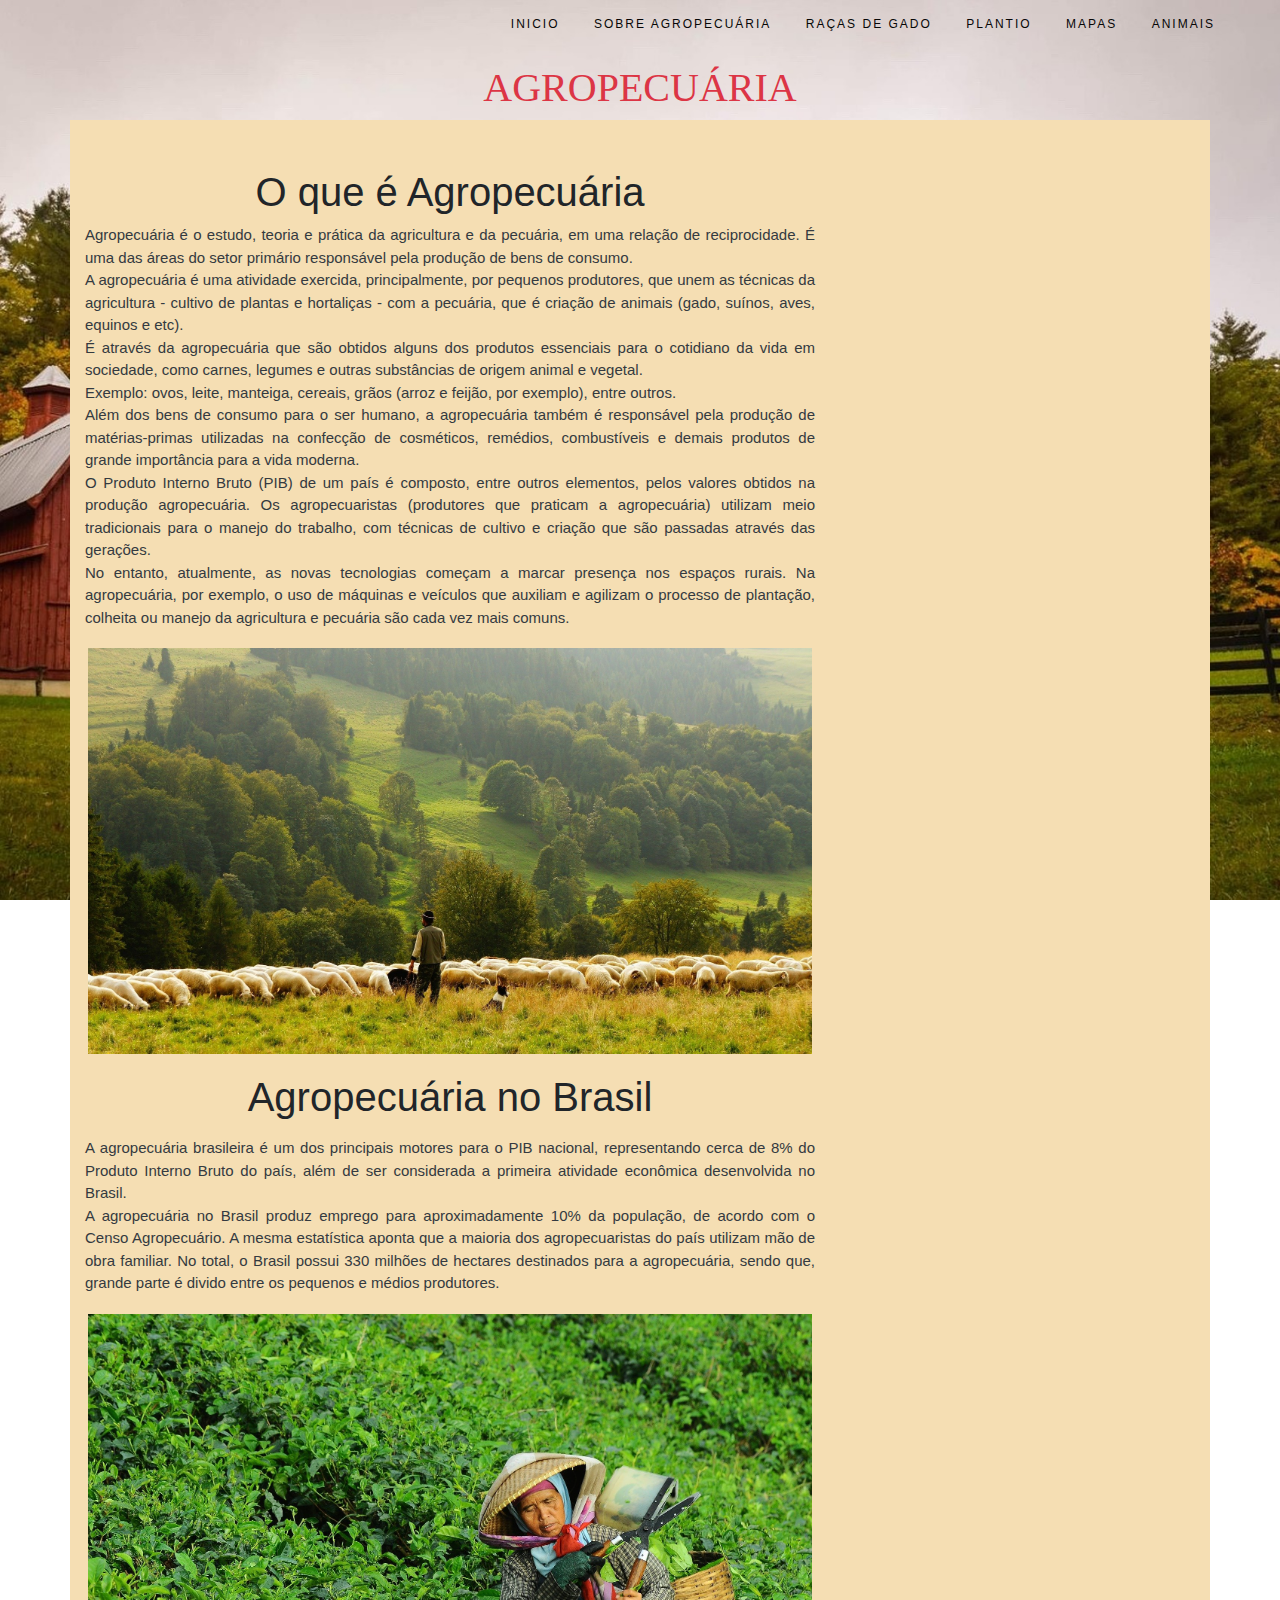
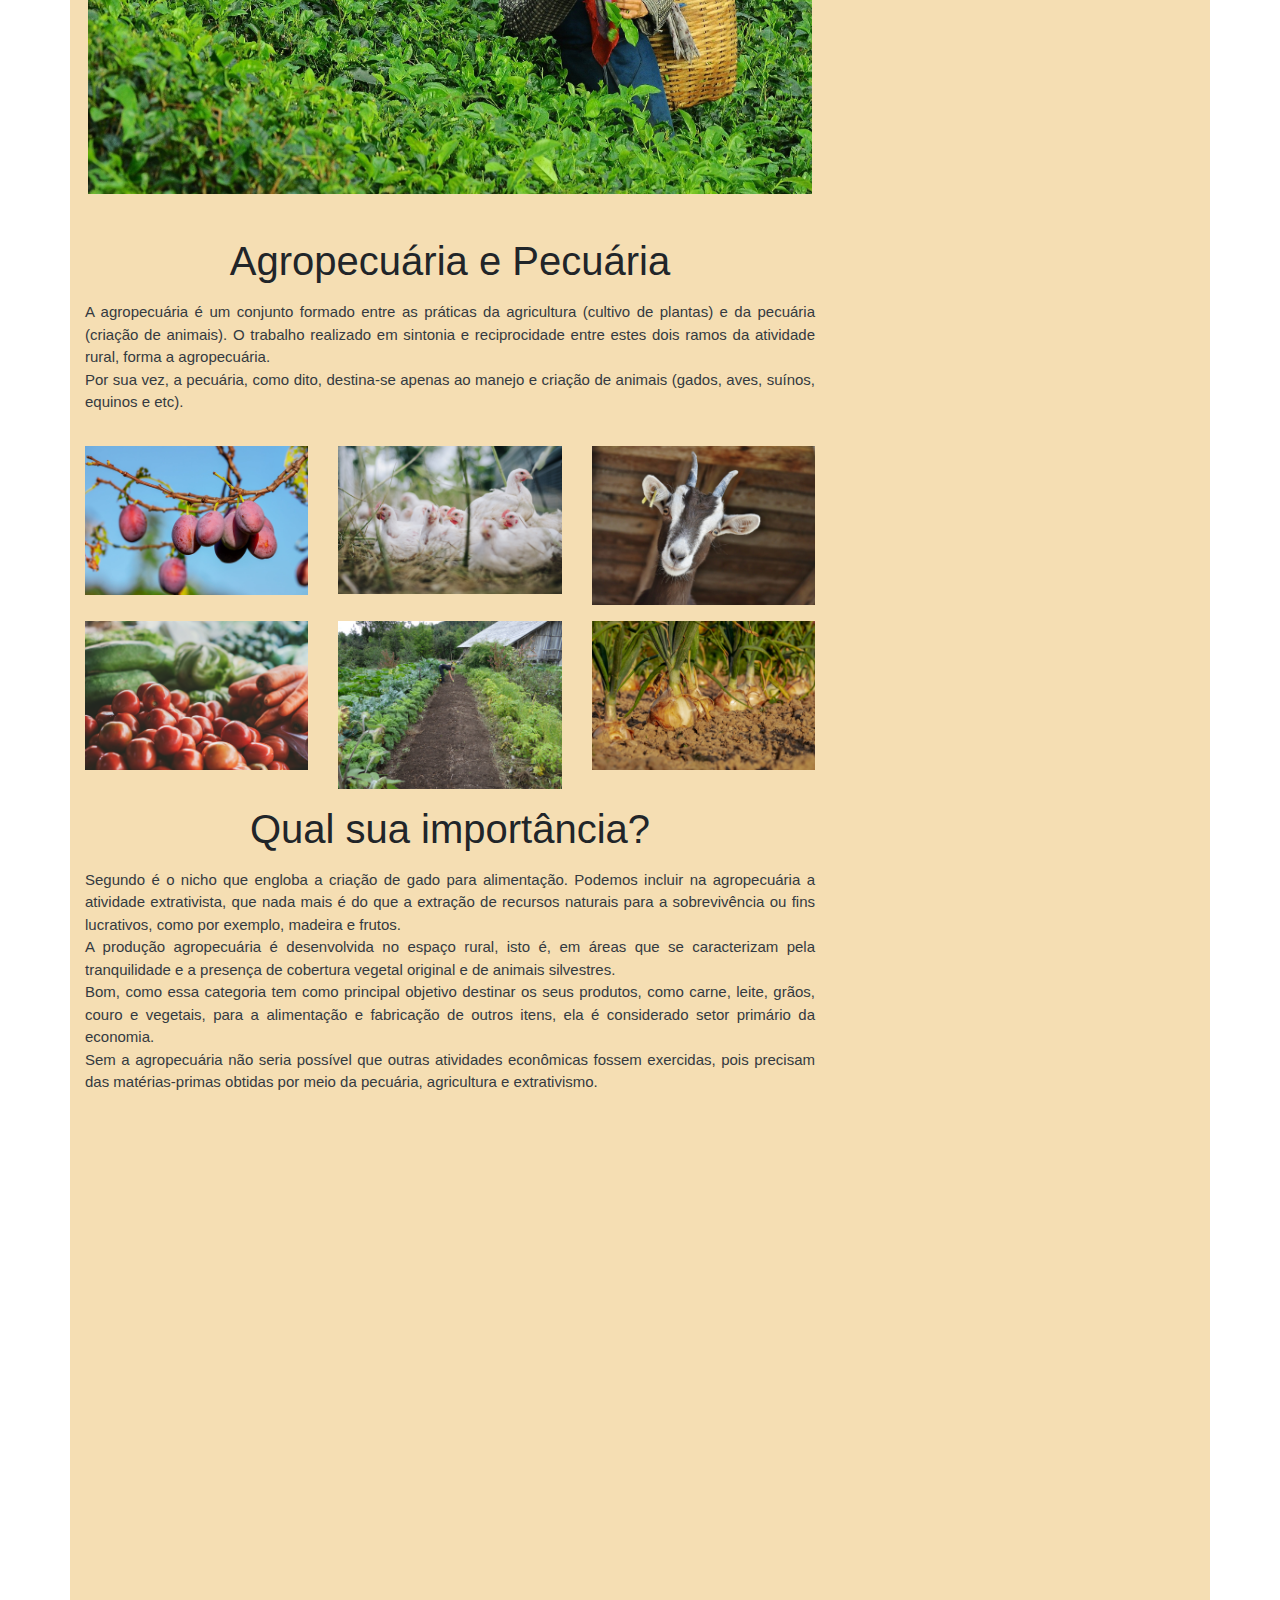
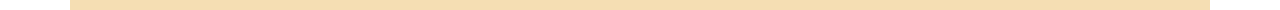
<file: visao/agropecuaria.html>
<!DOCTYPE html>
<html lang="pt-br">
<head>
    <meta charset="UTF-8">
    <meta name="viewport" content="width=device-width, initial-scale=1.0">
    <link rel="stylesheet" href="../recursos/css/raca.css">
    <!-- Bootstrap CSS -->
   <link rel="stylesheet" href="../recursos/css/bootstrap.css">
   



    <title>Sobre Agropecuária</title>
</head>
<body>
 <!--Paralax-->
 <!--Menu-->
 <div class="header">
    <ul>
      

        <li><a href="../index.html">Inicio</a></li>
        <li><a href="../visao/agropecuaria.html">Sobre Agropecuária</a></li>
        <li><a href="../visao/raçadegado.html">Raças de Gado</a></li>
        <li><a href="../visao/platio.html">Plantio</a></li>
       
        <li><a href="../visao/mapa.html">Mapas</a></li>
        <li><a href="../visao/animais.html">Animais</a></li>
      

      

    </ul>
  </div>

    <div class="container">
        <h1 class="text-center text-danger font-esterna">AGROPECUÁRIA</h1> 
    </div>
        
          

             


<div class="container fundo-img">
    <div class="row">
        <div class="col-md-8 col-12">
            <h1 class="text-center mt-5">O que é Agropecuária</h1>

            <p class="text-justify text-dark text-title ">Agropecuária é o estudo, teoria e prática da agricultura e da pecuária, em uma relação de reciprocidade. É uma das áreas do setor primário responsável pela produção de bens de consumo.<br>
                A agropecuária é uma atividade exercida, principalmente, por pequenos produtores, que unem as técnicas da agricultura - cultivo de plantas e hortaliças - com a pecuária, que é criação de animais (gado, suínos, aves, equinos e etc).<br>
                É através da agropecuária que são obtidos alguns dos produtos essenciais para o cotidiano da vida em sociedade, como carnes, legumes e outras substâncias de origem animal e vegetal. <br>Exemplo: ovos, leite, manteiga, cereais, grãos (arroz e feijão, por exemplo), entre outros.<br>
                Além dos bens de consumo para o ser humano, a agropecuária também é responsável pela produção de matérias-primas utilizadas na confecção de cosméticos, remédios, combustíveis e demais produtos de grande importância para a vida moderna.<br>
                O Produto Interno Bruto (PIB) de um país é composto, entre outros elementos, pelos valores obtidos na produção agropecuária.
                Os agropecuaristas (produtores que praticam a agropecuária) utilizam meio tradicionais para o manejo do trabalho, com técnicas de cultivo e criação que são passadas através das gerações.<br>
                No entanto, atualmente, as novas tecnologias começam a marcar presença nos espaços rurais. Na agropecuária, por exemplo, o uso de máquinas e veículos que auxiliam e agilizam o processo de plantação, colheita ou manejo da agricultura e pecuária são cada vez mais comuns.<br>
            </p>
            <img src="../img/sheep-690198_1920.jpg" alt="imagem aqui" class="img-fluid " id="imagem1">
            <h1 class="text-center mt-3">Agropecuária no Brasil</h1>
            <p class="text-justify text-dark text-title mt-3">A agropecuária brasileira é um dos principais motores para o PIB nacional, representando cerca de 8% do Produto Interno Bruto do país, além de ser considerada a primeira atividade econômica desenvolvida no Brasil.<br>
                A agropecuária no Brasil produz emprego para aproximadamente 10% da população, de acordo com o Censo Agropecuário. A mesma estatística aponta que a maioria dos agropecuaristas do país utilizam mão de obra familiar. No total, o Brasil possui 330 milhões de hectares destinados para a agropecuária, sendo que, grande parte é divido entre os pequenos e médios produtores.<br>
            </p>
            <img src="../img/woman-801697_1920.jpg" alt="imagem aqui" class="img-fluid" id="imagem1">
<br><br>
            <h1 class="text-center mt-3">Agropecuária e Pecuária</h1>
            <p class="text-justify text-dark text-title mt-3">
                A agropecuária é um conjunto formado entre as práticas da agricultura (cultivo de plantas) e da pecuária (criação de animais). O trabalho realizado em sintonia e reciprocidade entre estes dois ramos da atividade rural, forma a agropecuária.<br>
                Por sua vez, a pecuária, como dito, destina-se apenas ao manejo e criação de animais (gados, aves, suínos, equinos e etc).<br>
            </p>
            <div class="row">
            <div class="col-md-4 col-sm-6 col-12 mt-3 magico">
            <img src="../img/plums-3560078_1920.jpg" class="img-fluid magico " />
            </div>
            <div class="col-md-4 col-sm-6 col-12 mt-3 magico">
            <img src="../img/chicken-4474176_1920.jpg" class="img-fluid magico" />
            </div>
            <div class="col-md-4 col-sm-6 col-12 mt-3 magico">
            <img src="../img/goat-3613728_1920.jpg" class="img-fluid magico"/>
            </div>
            <div class="col-md-4 col-sm-6 col-12 mt-3 magico">
                <img src="../img/vegetables-1149006_1920.jpg" class="img-fluid magico "/>
                </div>
                <div class="col-md-4 col-sm-6 col-12 mt-3 magico">
                    <img src="../img/food-960070_1920.jpg" class="img-fluid magico"/>
                </div>
                <div class="col-md-4 col-sm-6 col-12 mt-3 magico">
                    <img src="../img/onion-3540502_1920.jpg" class="img-fluid magico"/>
                </div>
            </div>
            <h1 class="text-center mt-3">Qual sua importância?</h1>
           <p class="text-justify text-dark text-title mt-3">
            Segundo é o nicho que engloba a criação de gado para alimentação. Podemos incluir na agropecuária a atividade extrativista, que nada mais é do que a extração de recursos naturais para a sobrevivência ou fins lucrativos, como por exemplo, madeira e frutos.<br>
            A produção agropecuária é desenvolvida no espaço rural, isto é, em áreas que se caracterizam pela tranquilidade e a presença de cobertura vegetal original e de animais silvestres.<br>
            Bom, como essa categoria tem como principal objetivo destinar os seus produtos, como carne, leite, grãos, couro e vegetais, para a alimentação e fabricação de outros itens, ela é considerado setor primário da economia.<br>
            Sem a agropecuária não seria possível que outras atividades econômicas fossem exercidas, pois precisam das matérias-primas obtidas por meio da pecuária, agricultura e extrativismo.<br>
            </p>
<br><br>
        </div>
       
</div>






<div class="container">
    <div class="row">
        <div class="col-md-4 col-sm-6 col-12 mt-3">
            
            <!--Proporção 1:1 -->
            <div class="embed-responsive embed-responsive-1by1">
                <iframe class="embed-responsive-item" src="https://www.youtube.com/embed/4Aof7L7neT4" frameborder="0" allow="accelerometer; autoplay; clipboard-write; encrypted-media; gyroscope; picture-in-picture" allowfullscreen></iframe>
                
            </div>
        </div>
        <div class="col-md-4 col-sm-6 col-12 mt-3">
                        <!--Proporção 1:1 -->
                        <div class="embed-responsive embed-responsive-1by1">
                            <iframe class="embed-responsive-item"  src="https://www.youtube.com/embed/DPmqEWevo-M" frameborder="0" allow="accelerometer; autoplay; clipboard-write; encrypted-media; gyroscope; picture-in-picture" allowfullscreen></iframe>
                            
                        </div>
        </div>
        <div class="col-md-4 col-sm-6 col-12 mt-3">
                        <!--Proporção 1:1 -->
                        <div class="embed-responsive embed-responsive-1by1">
                            <iframe class="embed-responsive-item" src="https://www.youtube.com/embed/GoMjKpU14Gk" frameborder="0" allow="accelerometer; autoplay; clipboard-write; encrypted-media; gyroscope; picture-in-picture" allowfullscreen></iframe>
                            
                        </div>
        </div>
    </div>
</div>

<br><br><br><br>




    <!-- Optional JavaScript -->
    <!-- jQuery first, then Popper.js, then Bootstrap JS -->
   <script src="../recursos/js/bootstrap.js"></script>
   
   <script src="../recursos/js/jquery-3.5.1.min.js"></script>
</body>
</html>
</file>
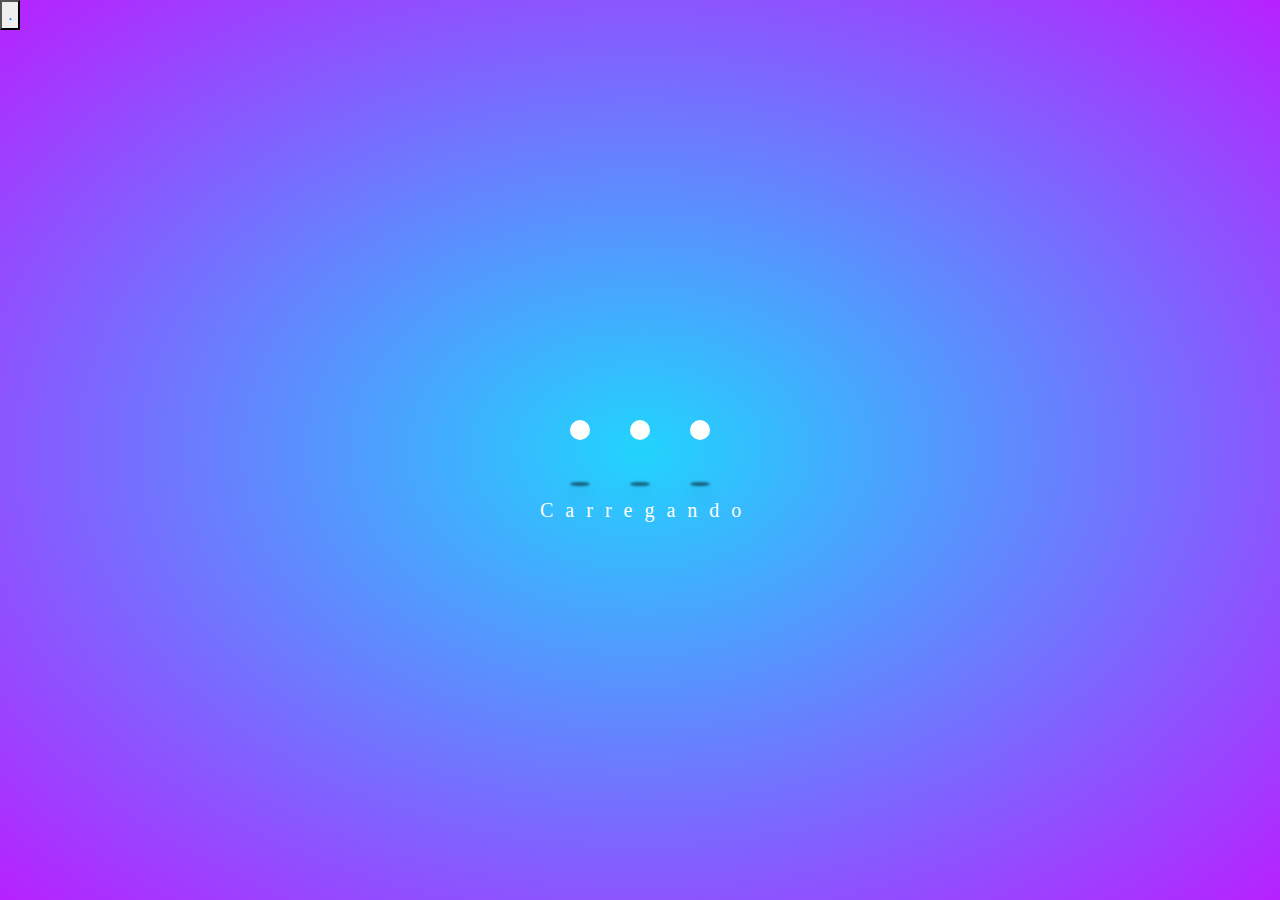
<file: visao/c.html>
<!doctype html>
<html lang="pt-br">
  <head>
    <title>Title</title>
    <!-- Required meta tags -->
    <meta charset="utf-8">
    <meta name="viewport" content="width=device-width, initial-scale=1, shrink-to-fit=no">

    <link rel="stylesheet" href="../recursos/css/circulos.css">

    <!-- Bootstrap CSS -->
    <link rel="stylesheet" href="https://stackpath.bootstrapcdn.com/bootstrap/4.3.1/css/bootstrap.min.css" integrity="sha384-ggOyR0iXCbMQv3Xipma34MD+dH/1fQ784/j6cY/iJTQUOhcWr7x9JvoRxT2MZw1T" crossorigin="anonymous">
  </head>
  <body>

  
    <div class="wrapper">
        <div class="circle"></div>
        <div class="circle"></div>
        <div class="circle"></div>
        <div class="shadow"></div>
        <div class="shadow"></div>
        <div class="shadow"></div>
        <span>Carregando</span>

       
    </div>
 
    <button><a href="../testeinicila.html">.</a></button>
      
    <!-- Optional JavaScript -->
    <!-- jQuery first, then Popper.js, then Bootstrap JS -->
    <script src="https://code.jquery.com/jquery-3.3.1.slim.min.js" integrity="sha384-q8i/X+965DzO0rT7abK41JStQIAqVgRVzpbzo5smXKp4YfRvH+8abtTE1Pi6jizo" crossorigin="anonymous"></script>
    <script src="https://cdnjs.cloudflare.com/ajax/libs/popper.js/1.14.7/umd/popper.min.js" integrity="sha384-UO2eT0CpHqdSJQ6hJty5KVphtPhzWj9WO1clHTMGa3JDZwrnQq4sF86dIHNDz0W1" crossorigin="anonymous"></script>
    <script src="https://stackpath.bootstrapcdn.com/bootstrap/4.3.1/js/bootstrap.min.js" integrity="sha384-JjSmVgyd0p3pXB1rRibZUAYoIIy6OrQ6VrjIEaFf/nJGzIxFDsf4x0xIM+B07jRM" crossorigin="anonymous"></script>
  </body>
</html>
</file>
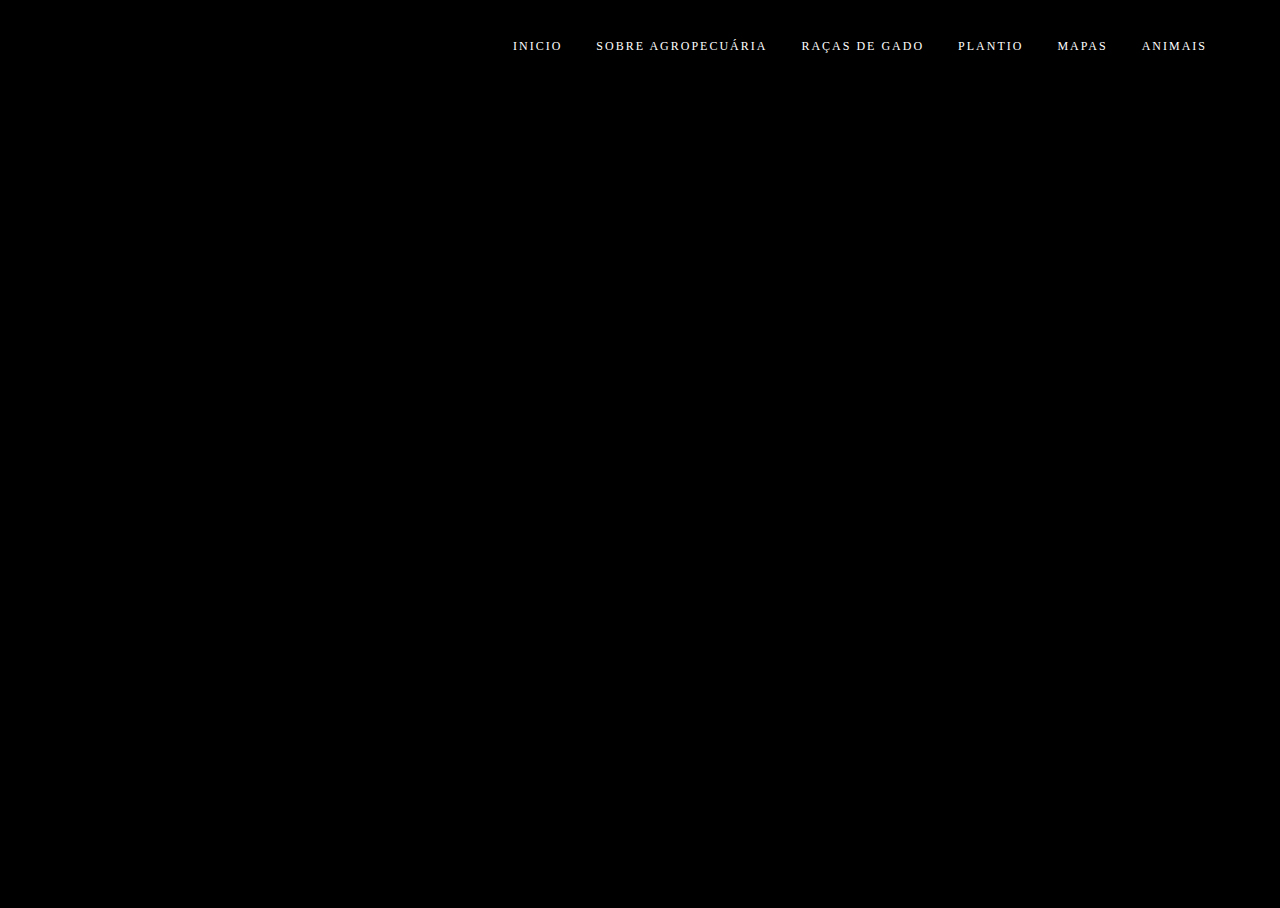
<file: visao/mapa.html>
<!DOCTYPE html>
<html lang="pt-br">
<head>
    <meta charset="UTF-8">
    <meta name="viewport" content="width=device-width, initial-scale=1.0">
    <link rel="stylesheet" href="../recursos/css/controle-gado-inicial.css">

    <link rel="stylesheet" href="https://stackpath.bootstrapcdn.com/bootstrap/4.1.3/css/bootstrap.min.css" integrity="sha384-MCw98/SFnGE8fJT3GXwEOngsV7Zt27NXFoaoApmYm81iuXoPkFOJwJ8ERdknLPMO" crossorigin="anonymous">

    <title>Mapa</title>
</head>
<body style="background-color: black;">
    <div class="header text-dark">
        <ul>
          

            <li><a href="../index.html">Inicio</a></li>
          <li><a href="../visao/agropecuaria.html">Sobre Agropecuária</a></li>
          <li><a href="../visao/raçadegado.html">Raças de Gado</a></li>
          <li><a href="../visao/platio.html">Plantio</a></li>
         
          <li><a href="../visao/mapa.html">Mapas</a></li>
          <li><a href="../visao/animais.html">Animais</a></li>
          

        </ul>
      </div>
    <div class="container mt-6">
        <div class="row">
            <h1 class="text-center text-danger" style="margin-left: 50px; margin-top: 50px;">Encontre uma agropecuária mais próxima de você</h1>
        <div class="col-sm-4 col-md-8 col-12 mt-5">
            <div class="card border-0">
                <iframe src="https://www.google.com/maps/embed?pb=!1m16!1m12!1m3!1d14818.398072143927!2d-49.60321445208145!3d-21.79575543881118!2m3!1f0!2f0!3f0!3m2!1i1024!2i768!4f13.1!2m1!1sagropecuaria!5e0!3m2!1spt-BR!2sbr!4v1608038165380!5m2!1spt-BR!2sbr" width="1100" height="500" frameborder="0" style="border:0;" allowfullscreen="" aria-hidden="false" tabindex="0"></iframe>
              </div>
        </div>
        <div class="col-sm-12 " style="padding-bottom: 100px;"></div>
    </div>
</div>






    <script src="https://code.jquery.com/jquery-3.3.1.slim.min.js" integrity="sha384-q8i/X+965DzO0rT7abK41JStQIAqVgRVzpbzo5smXKp4YfRvH+8abtTE1Pi6jizo" crossorigin="anonymous"></script>
<script src="https://cdnjs.cloudflare.com/ajax/libs/popper.js/1.14.3/umd/popper.min.js" integrity="sha384-ZMP7rVo3mIykV+2+9J3UJ46jBk0WLaUAdn689aCwoqbBJiSnjAK/l8WvCWPIPm49" crossorigin="anonymous"></script>
<script src="https://stackpath.bootstrapcdn.com/bootstrap/4.1.3/js/bootstrap.min.js" integrity="sha384-ChfqqxuZUCnJSK3+MXmPNIyE6ZbWh2IMqE241rYiqJxyMiZ6OW/JmZQ5stwEULTy" crossorigin="anonymous"></script>
</body>
</html>
</file>
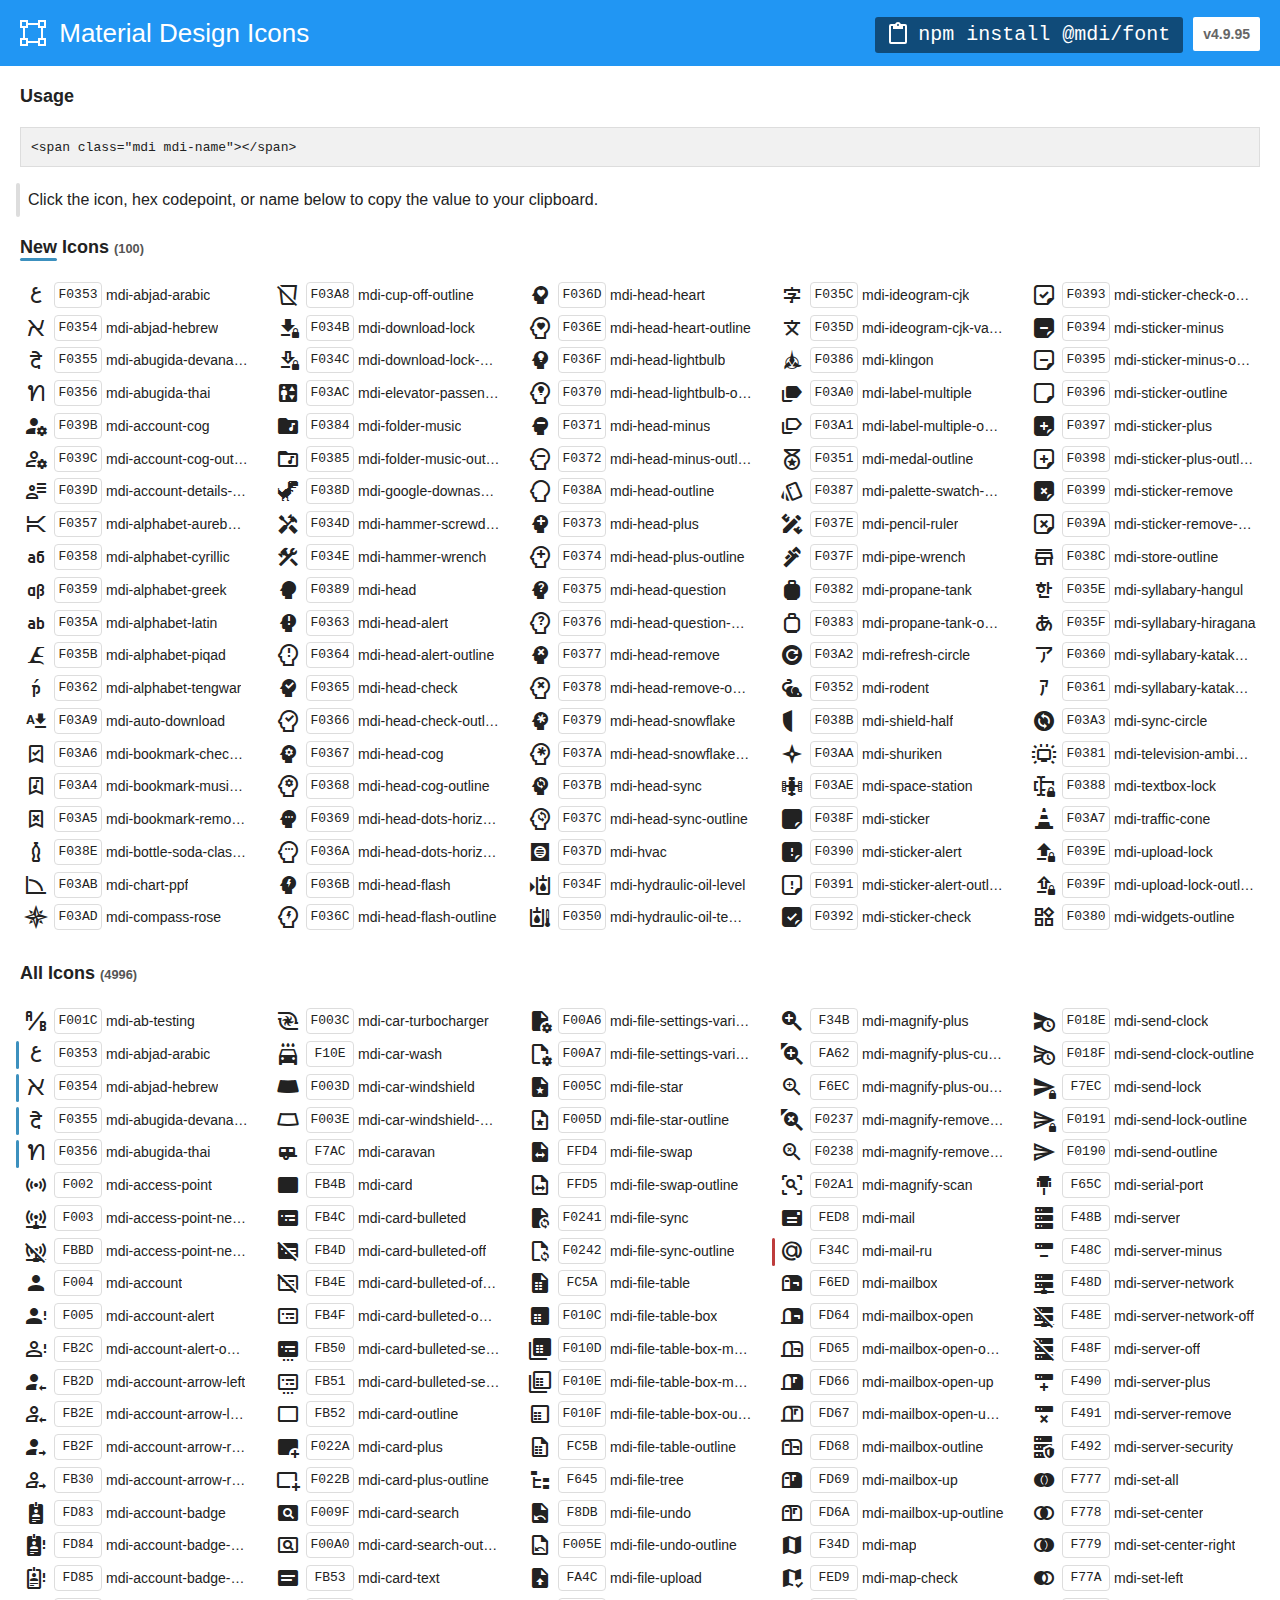
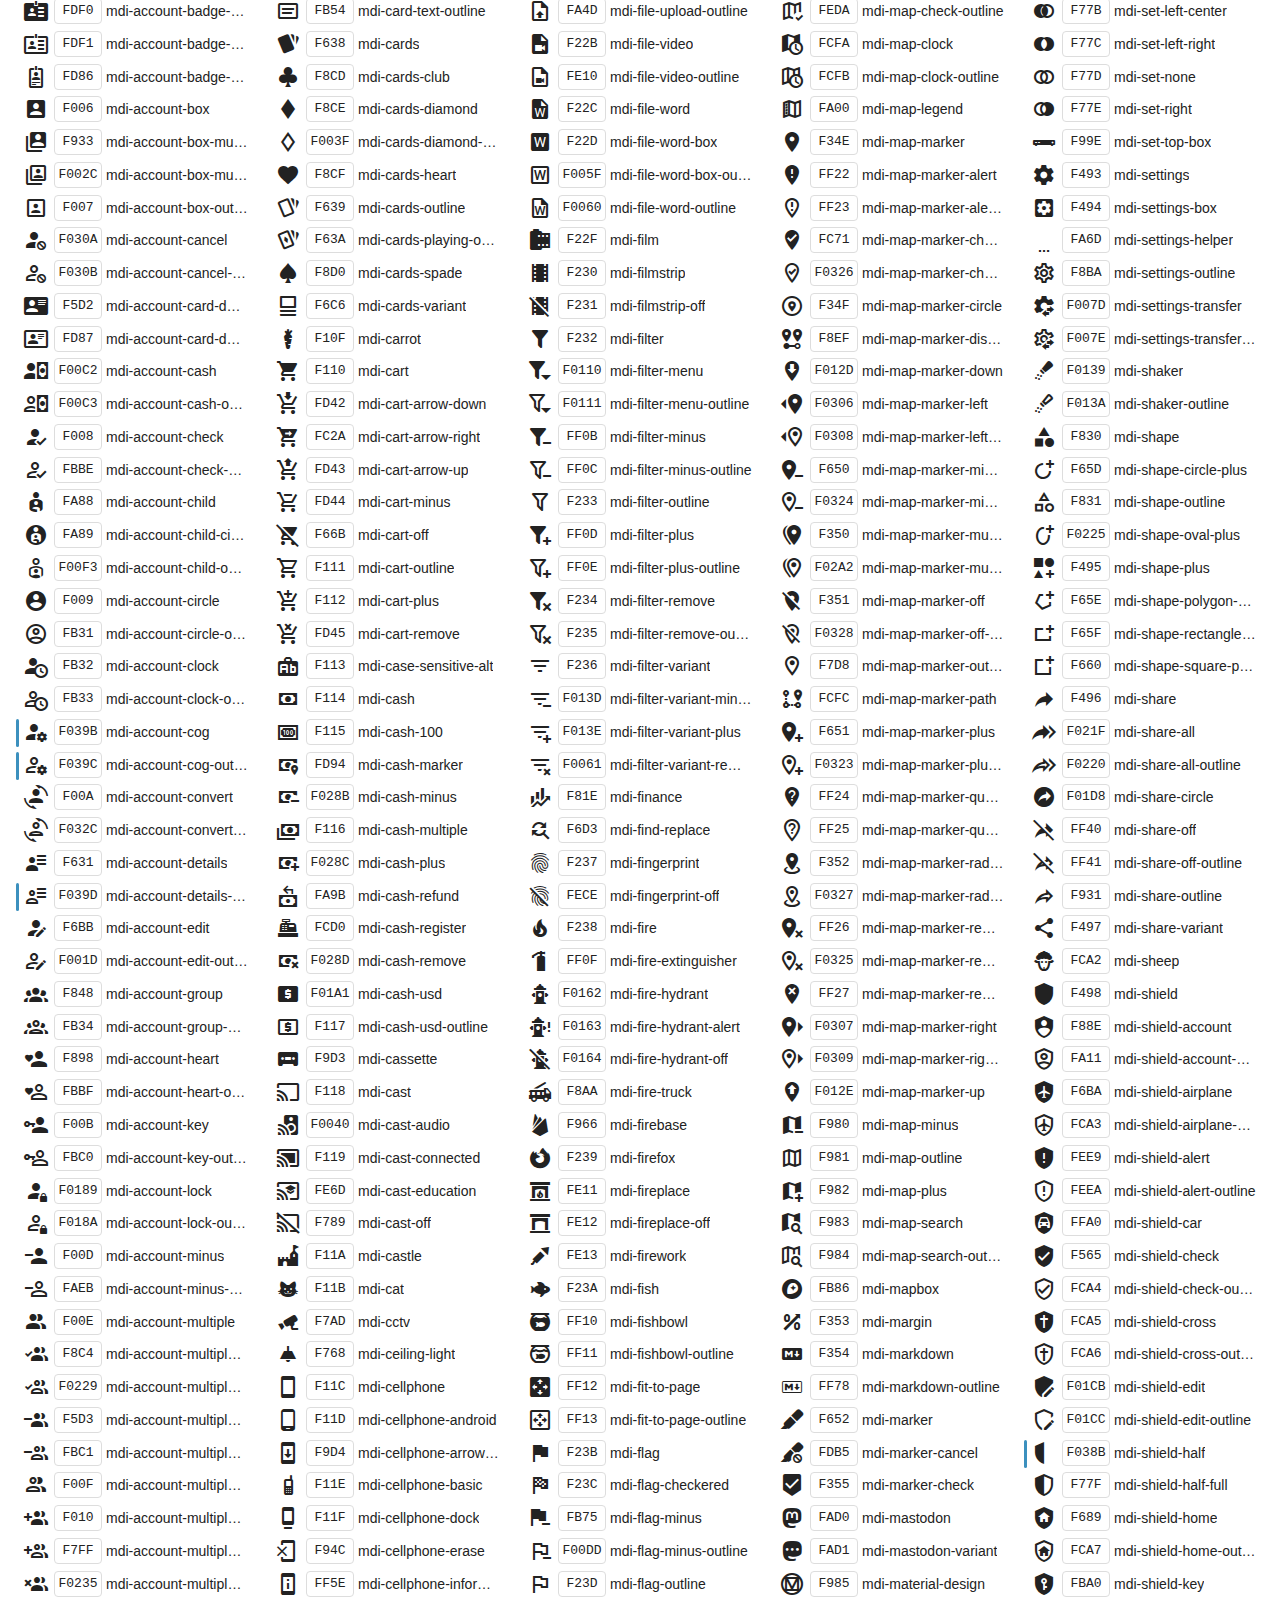
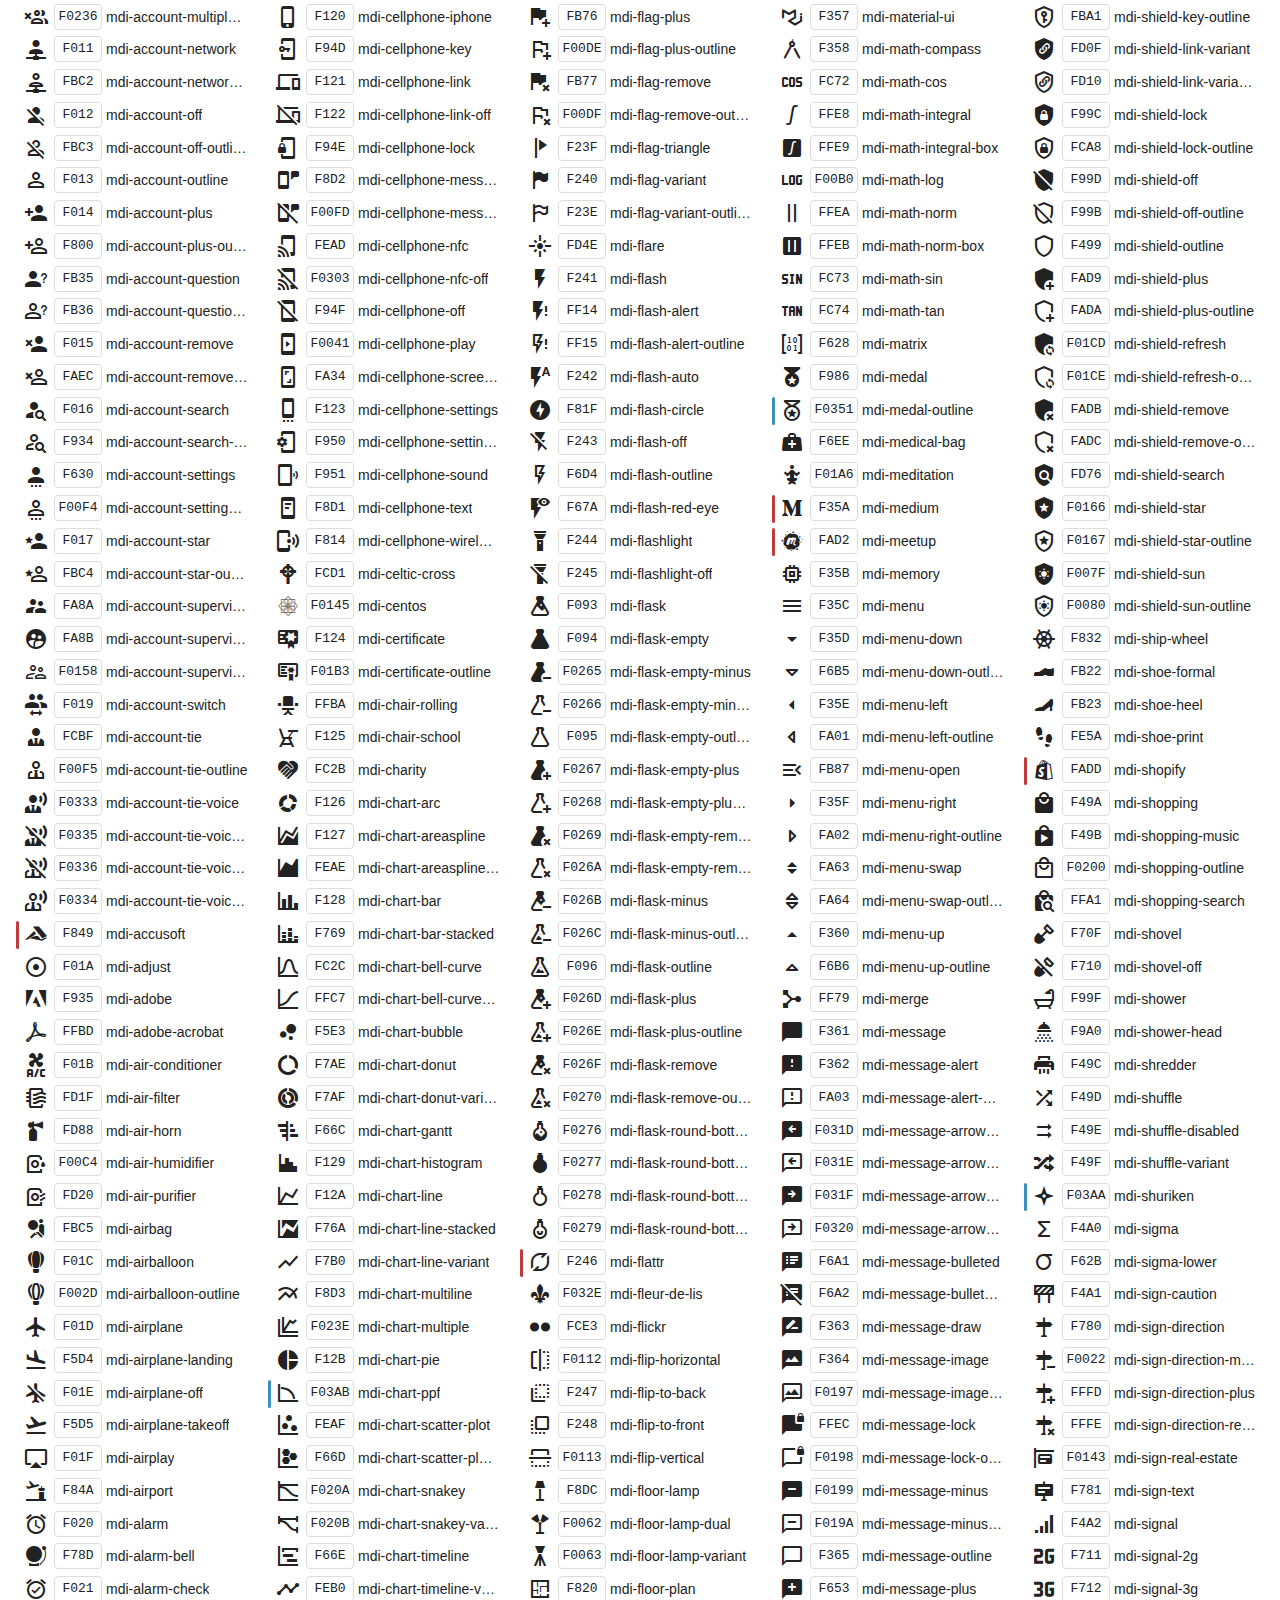
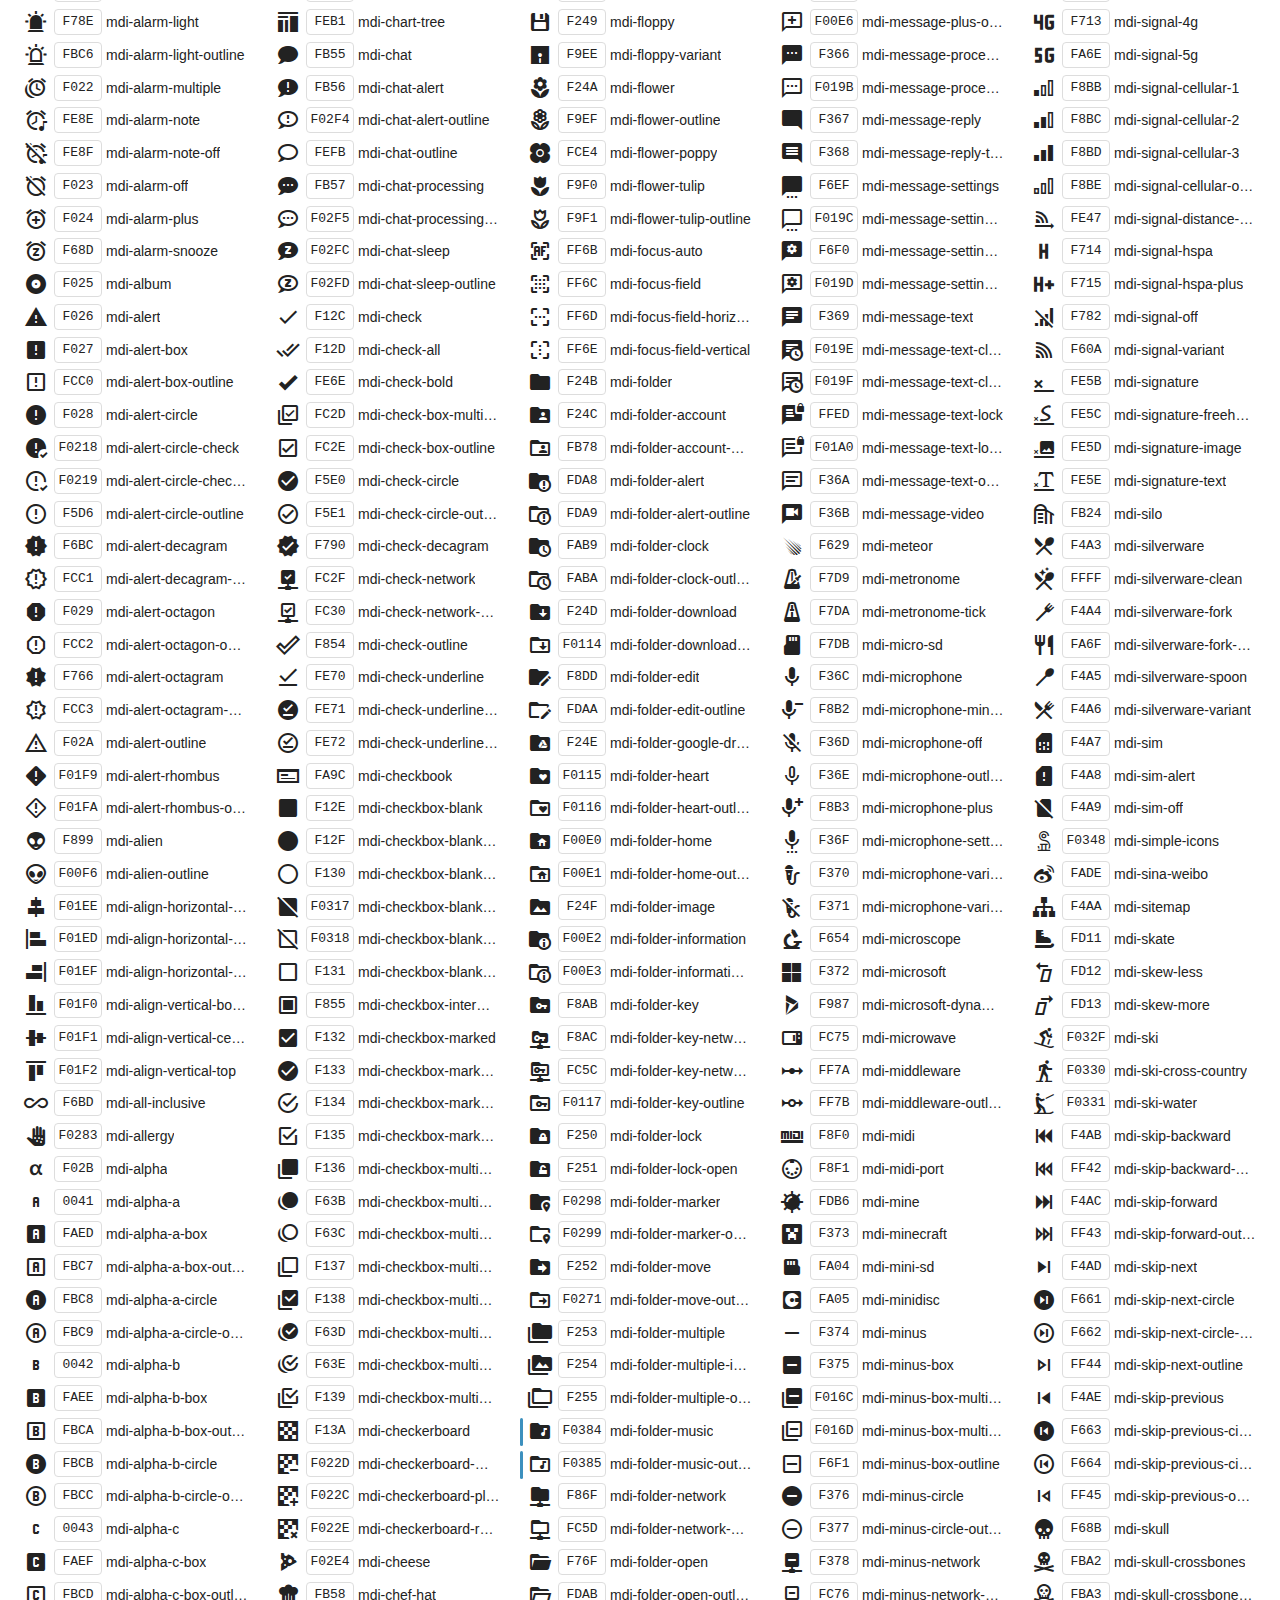
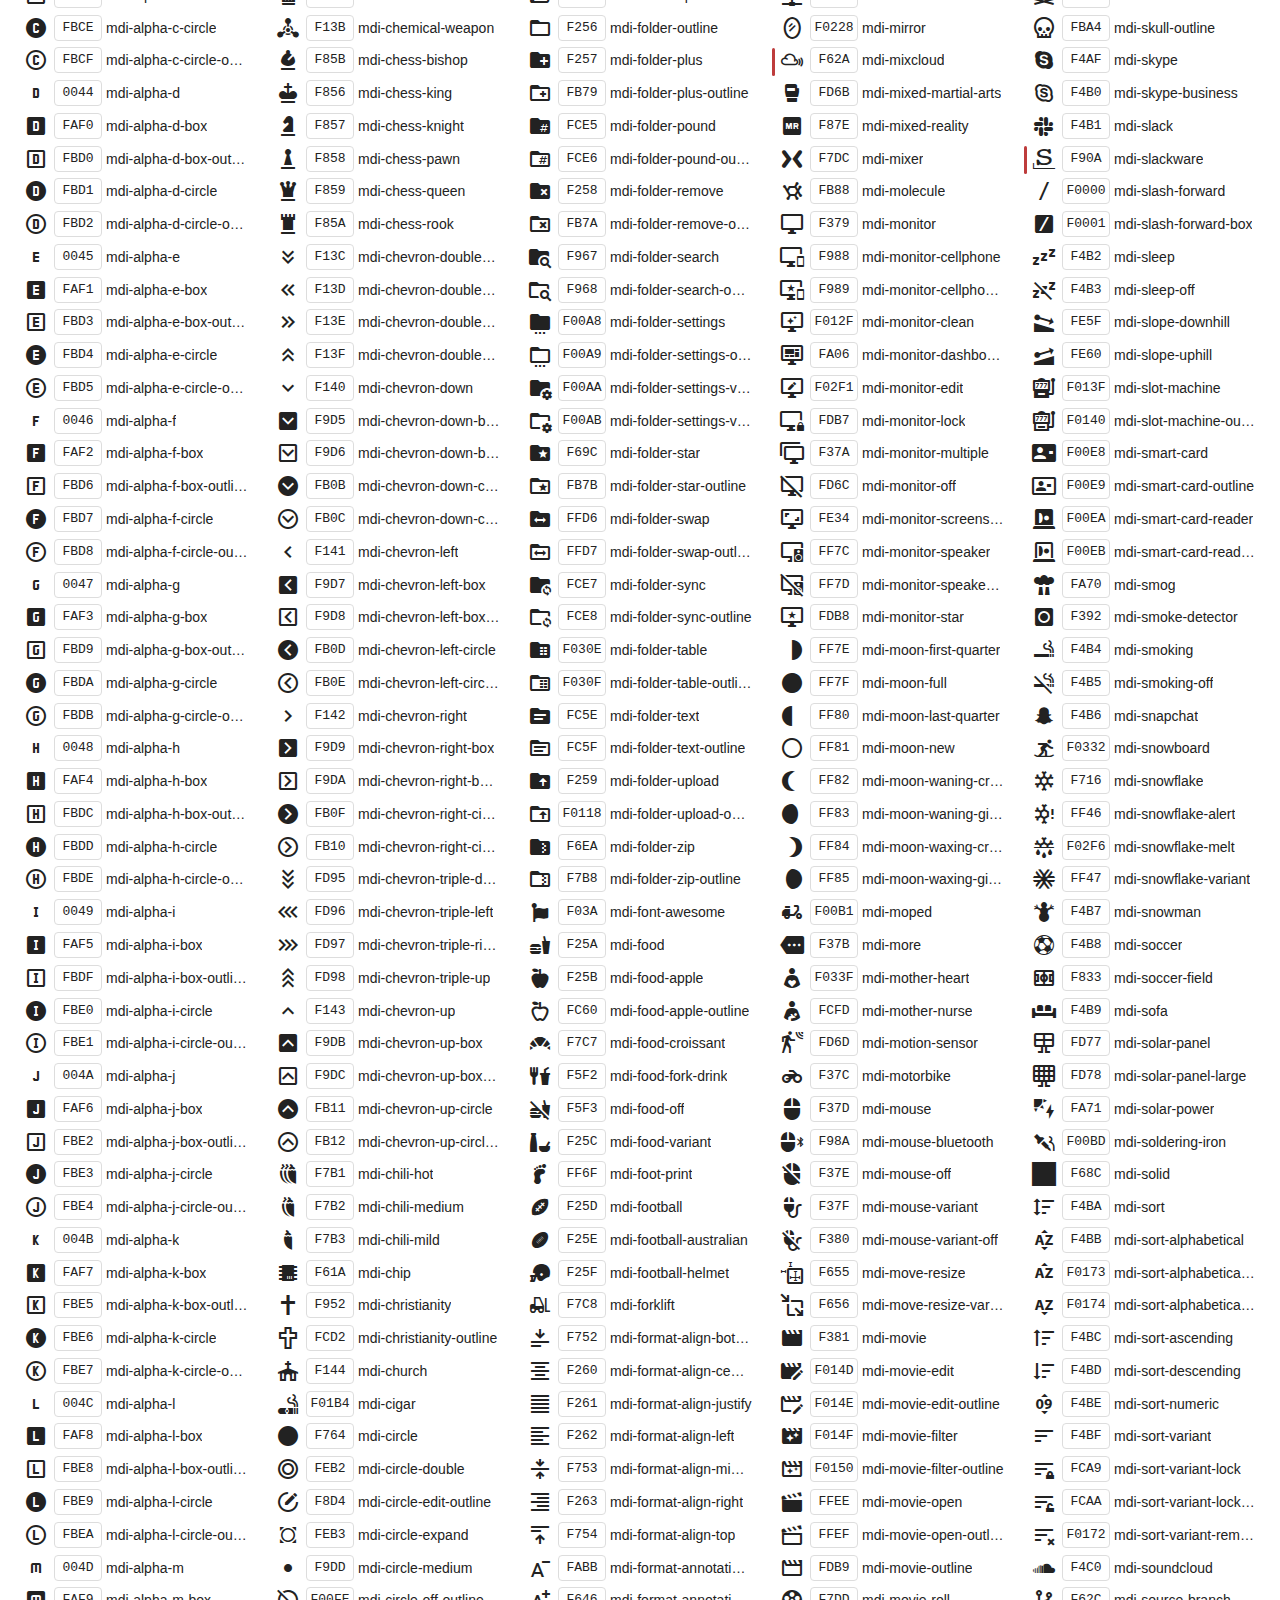
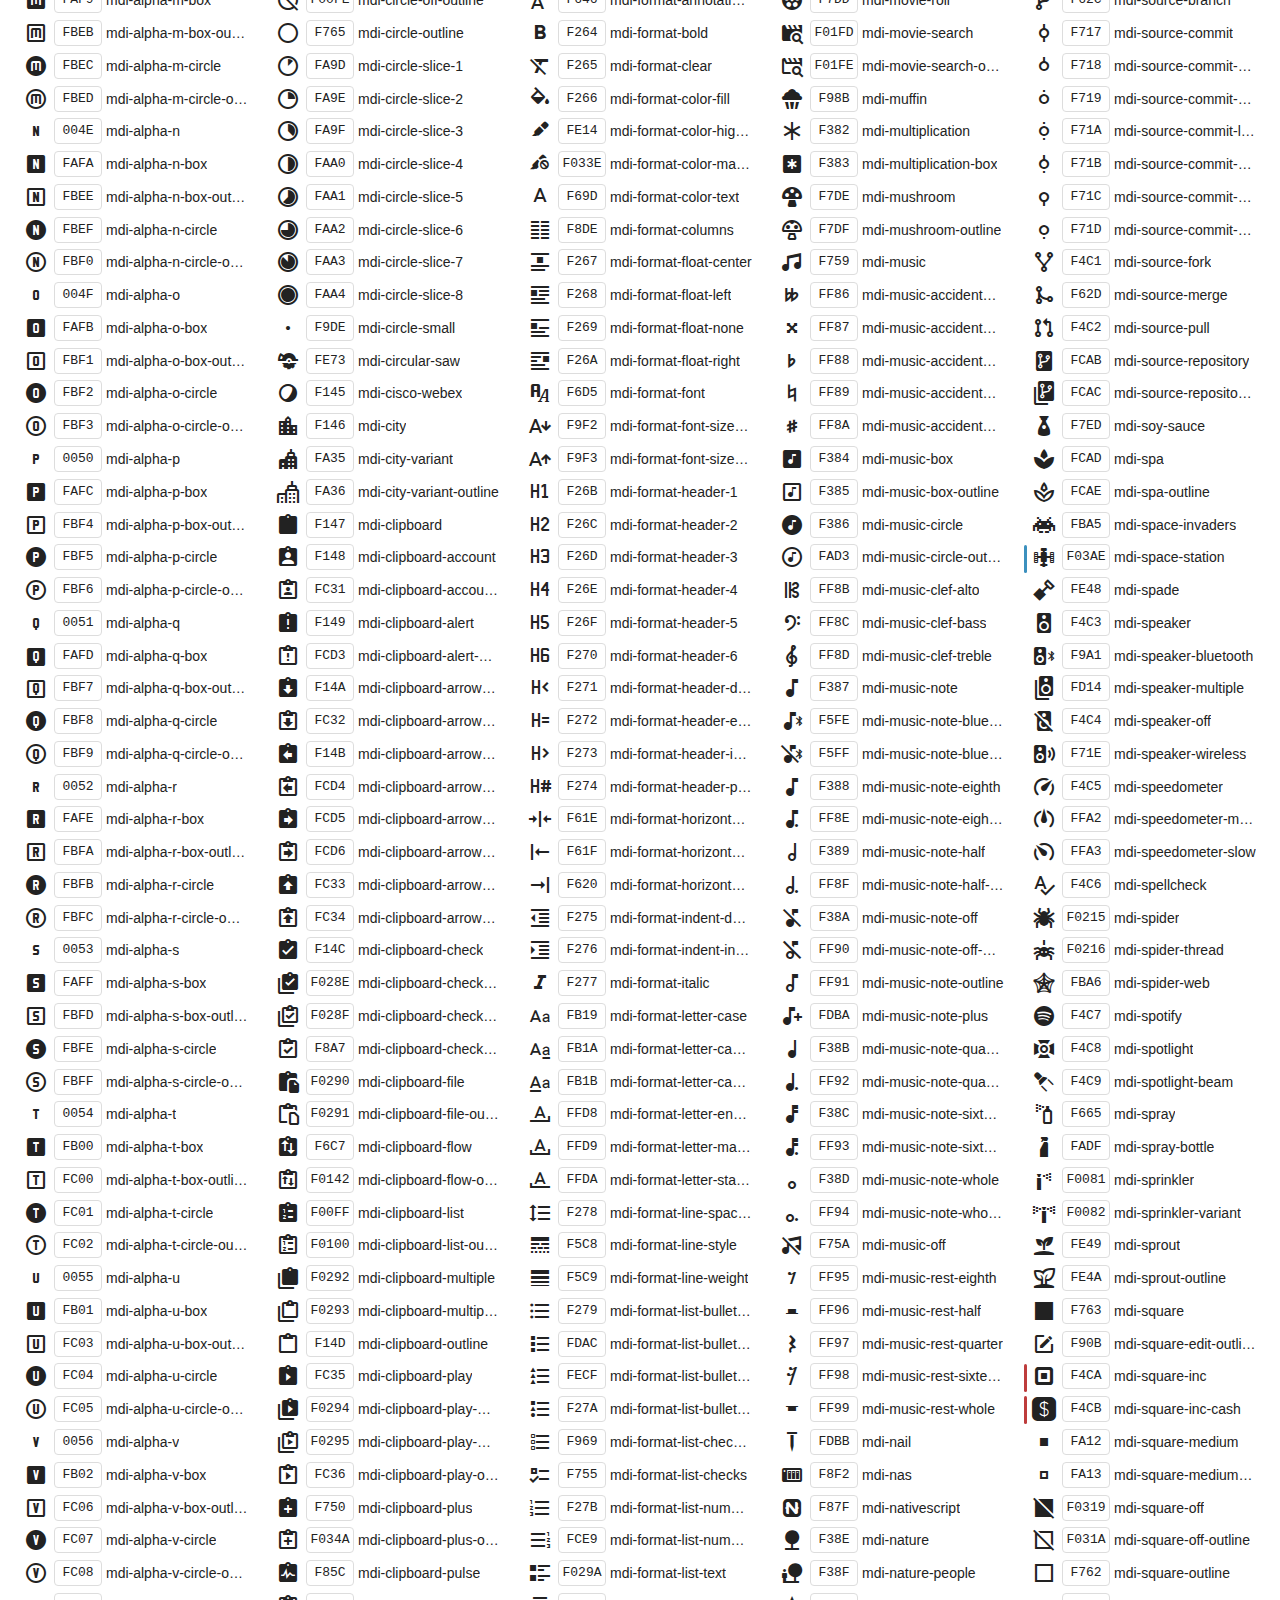
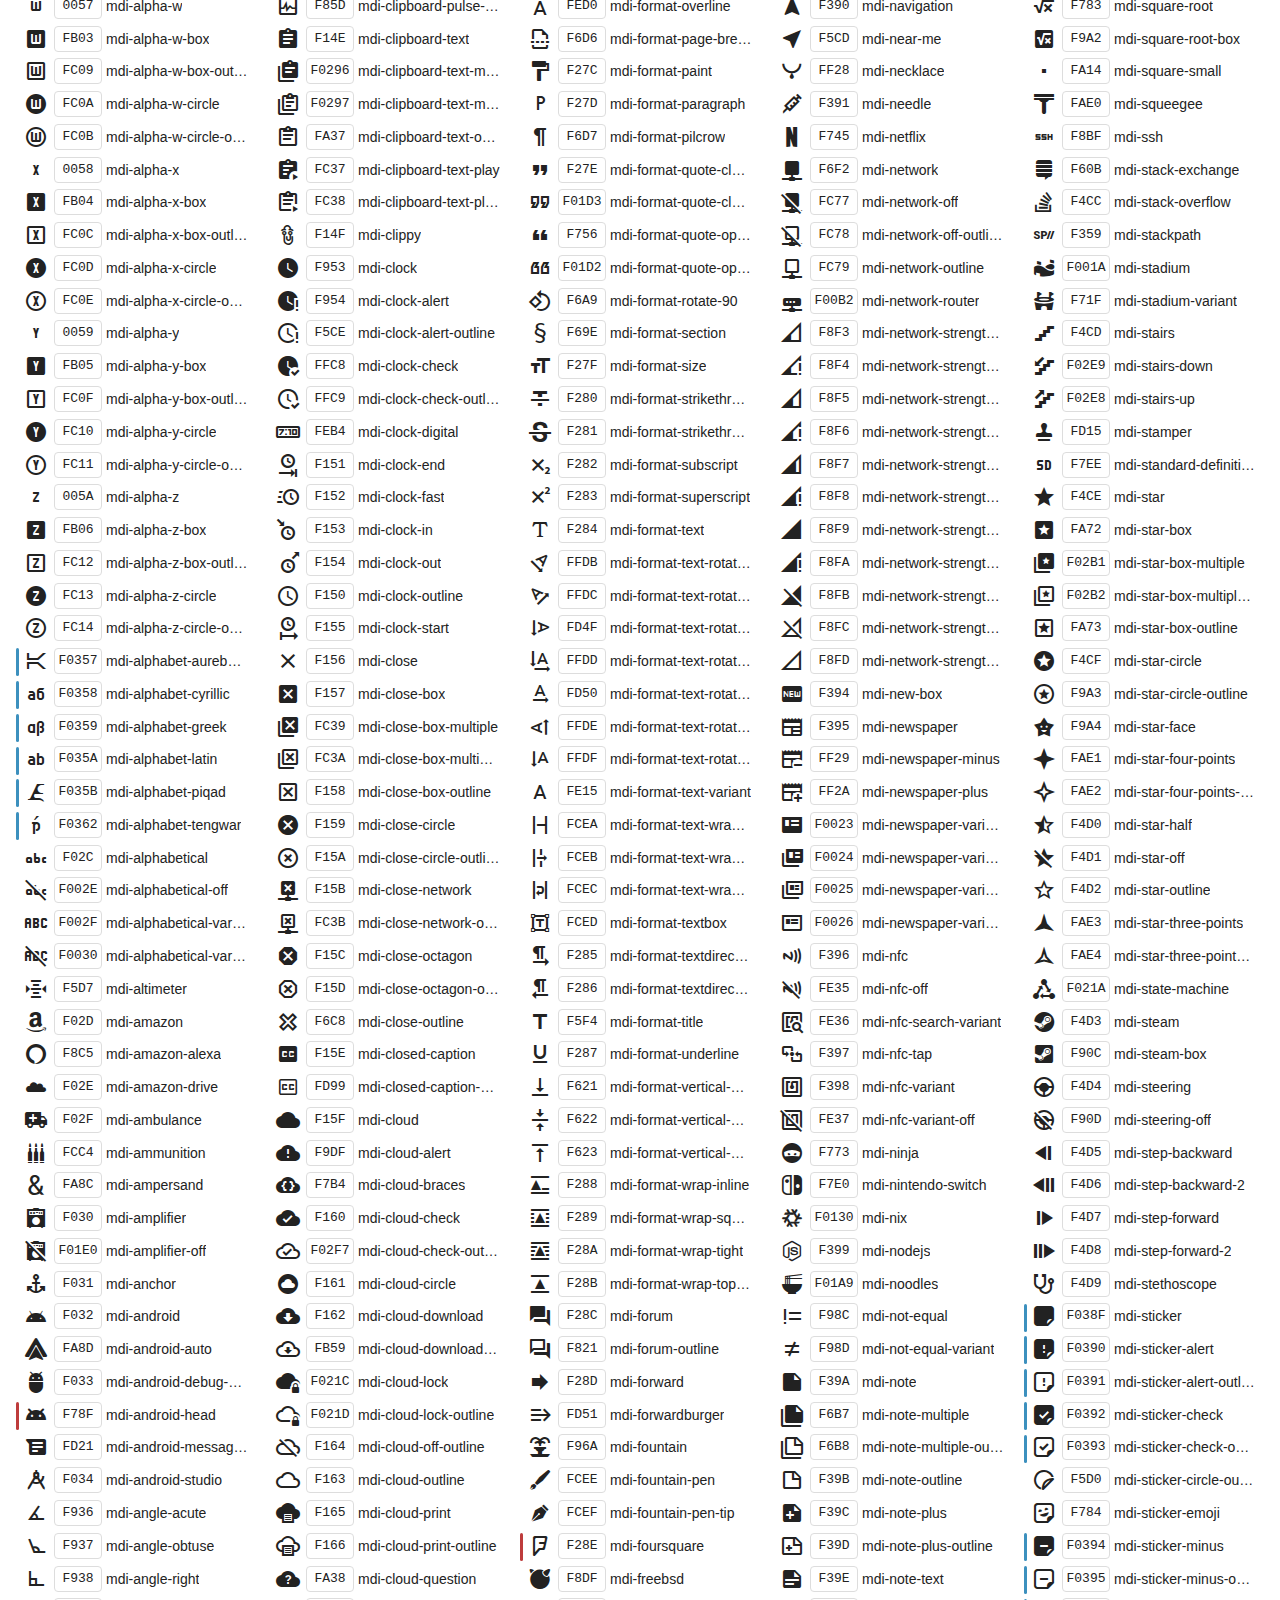
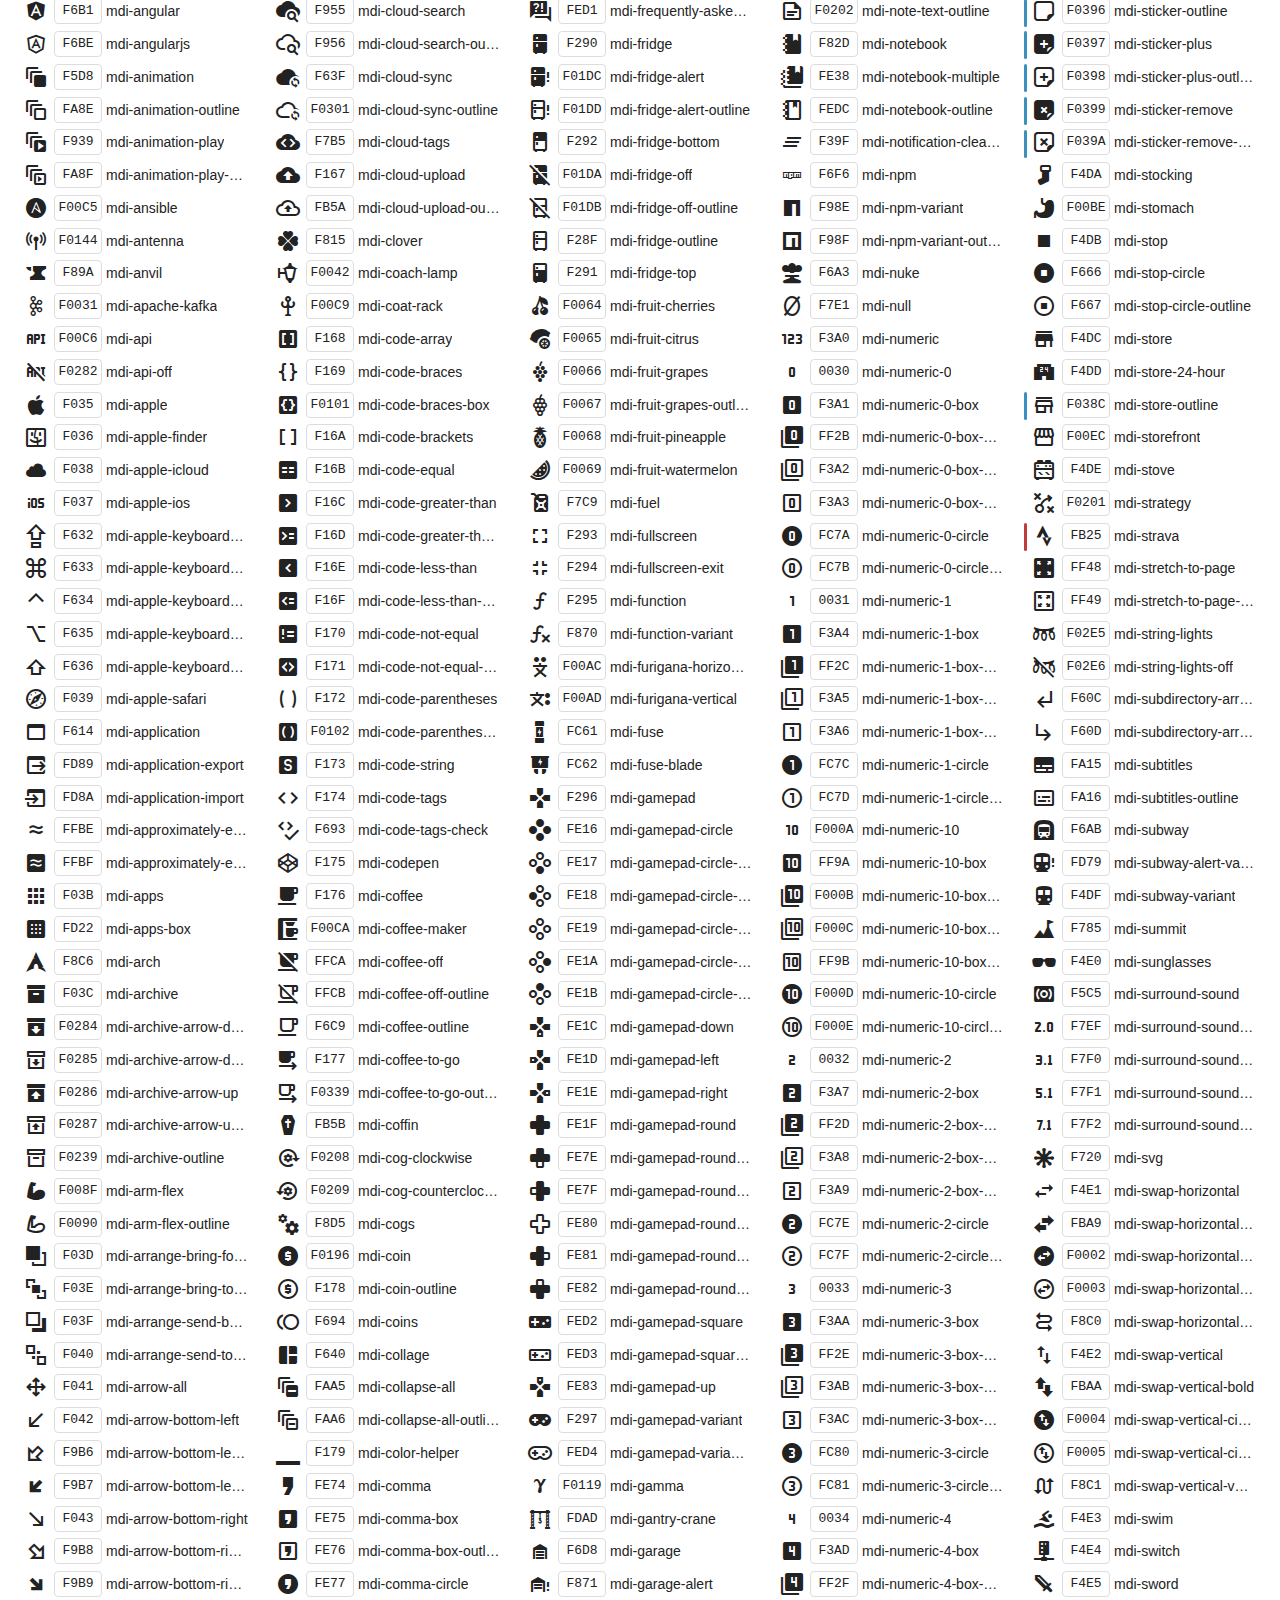
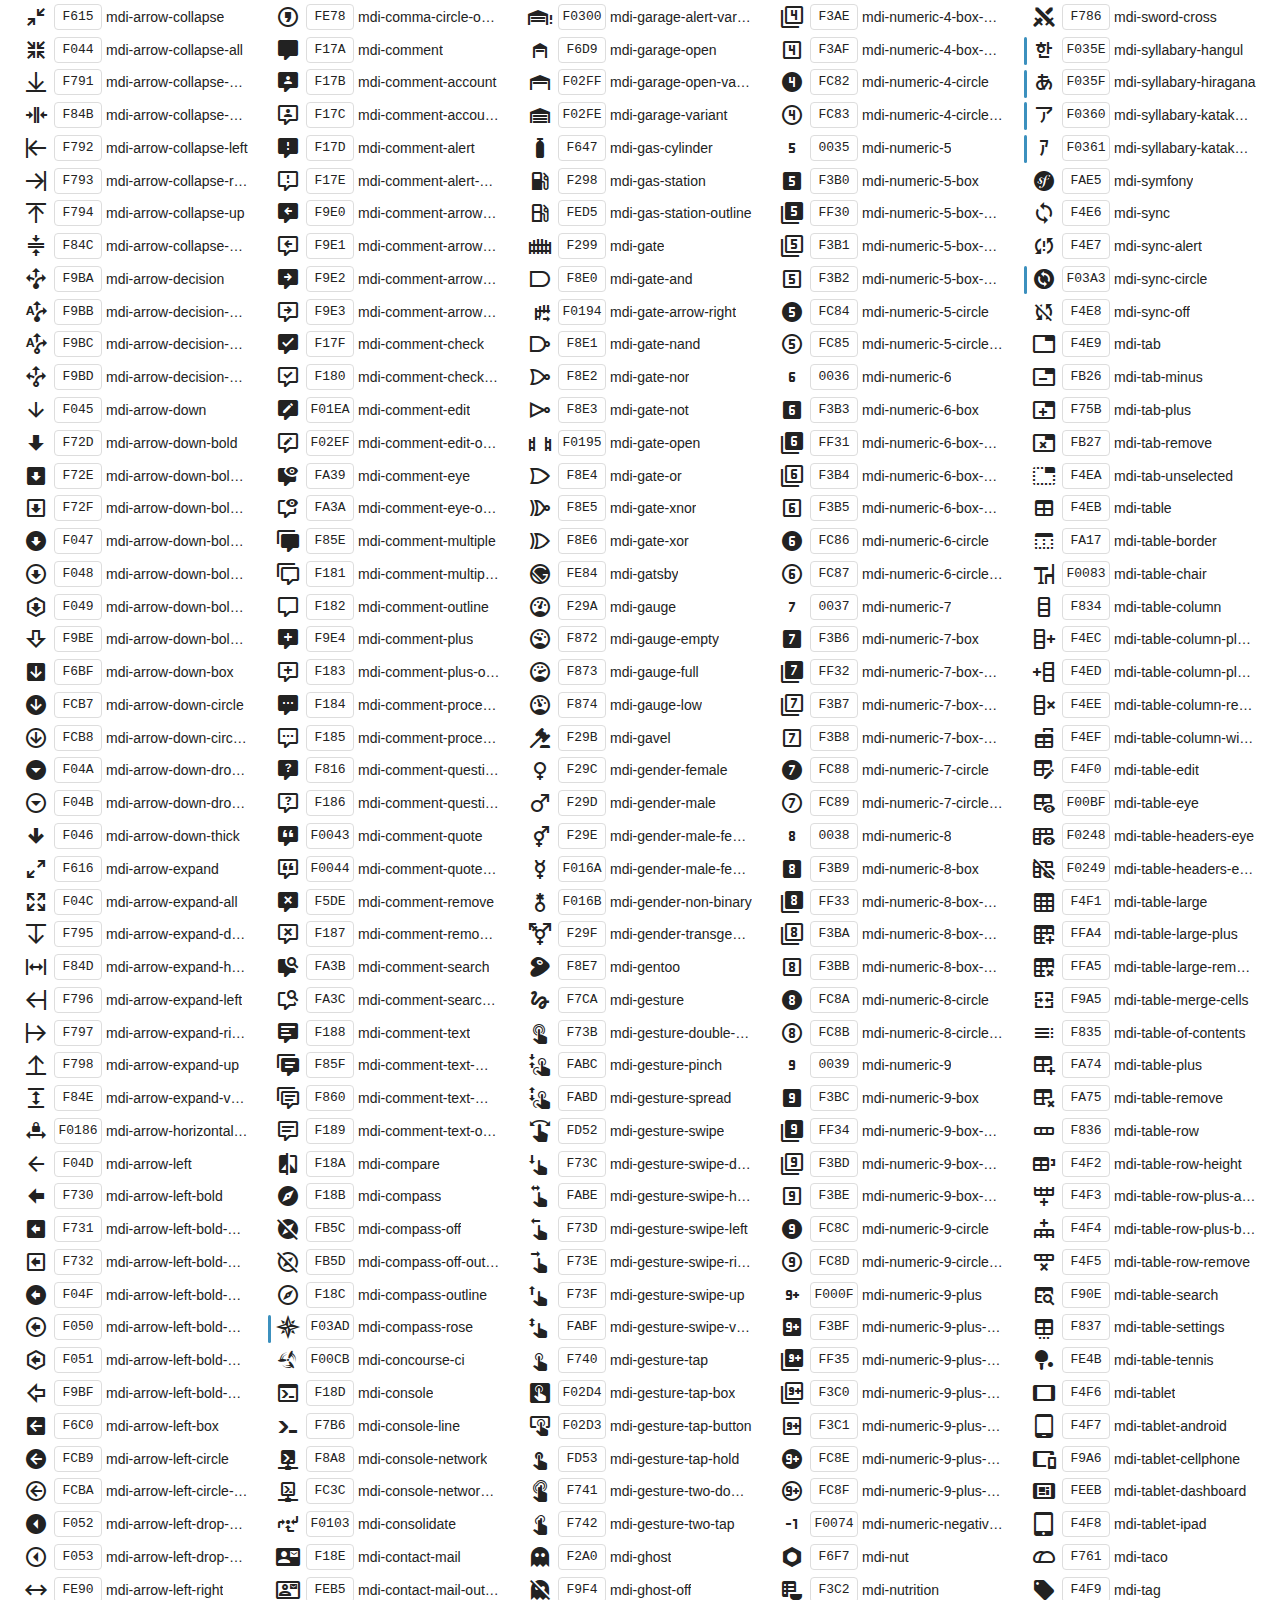
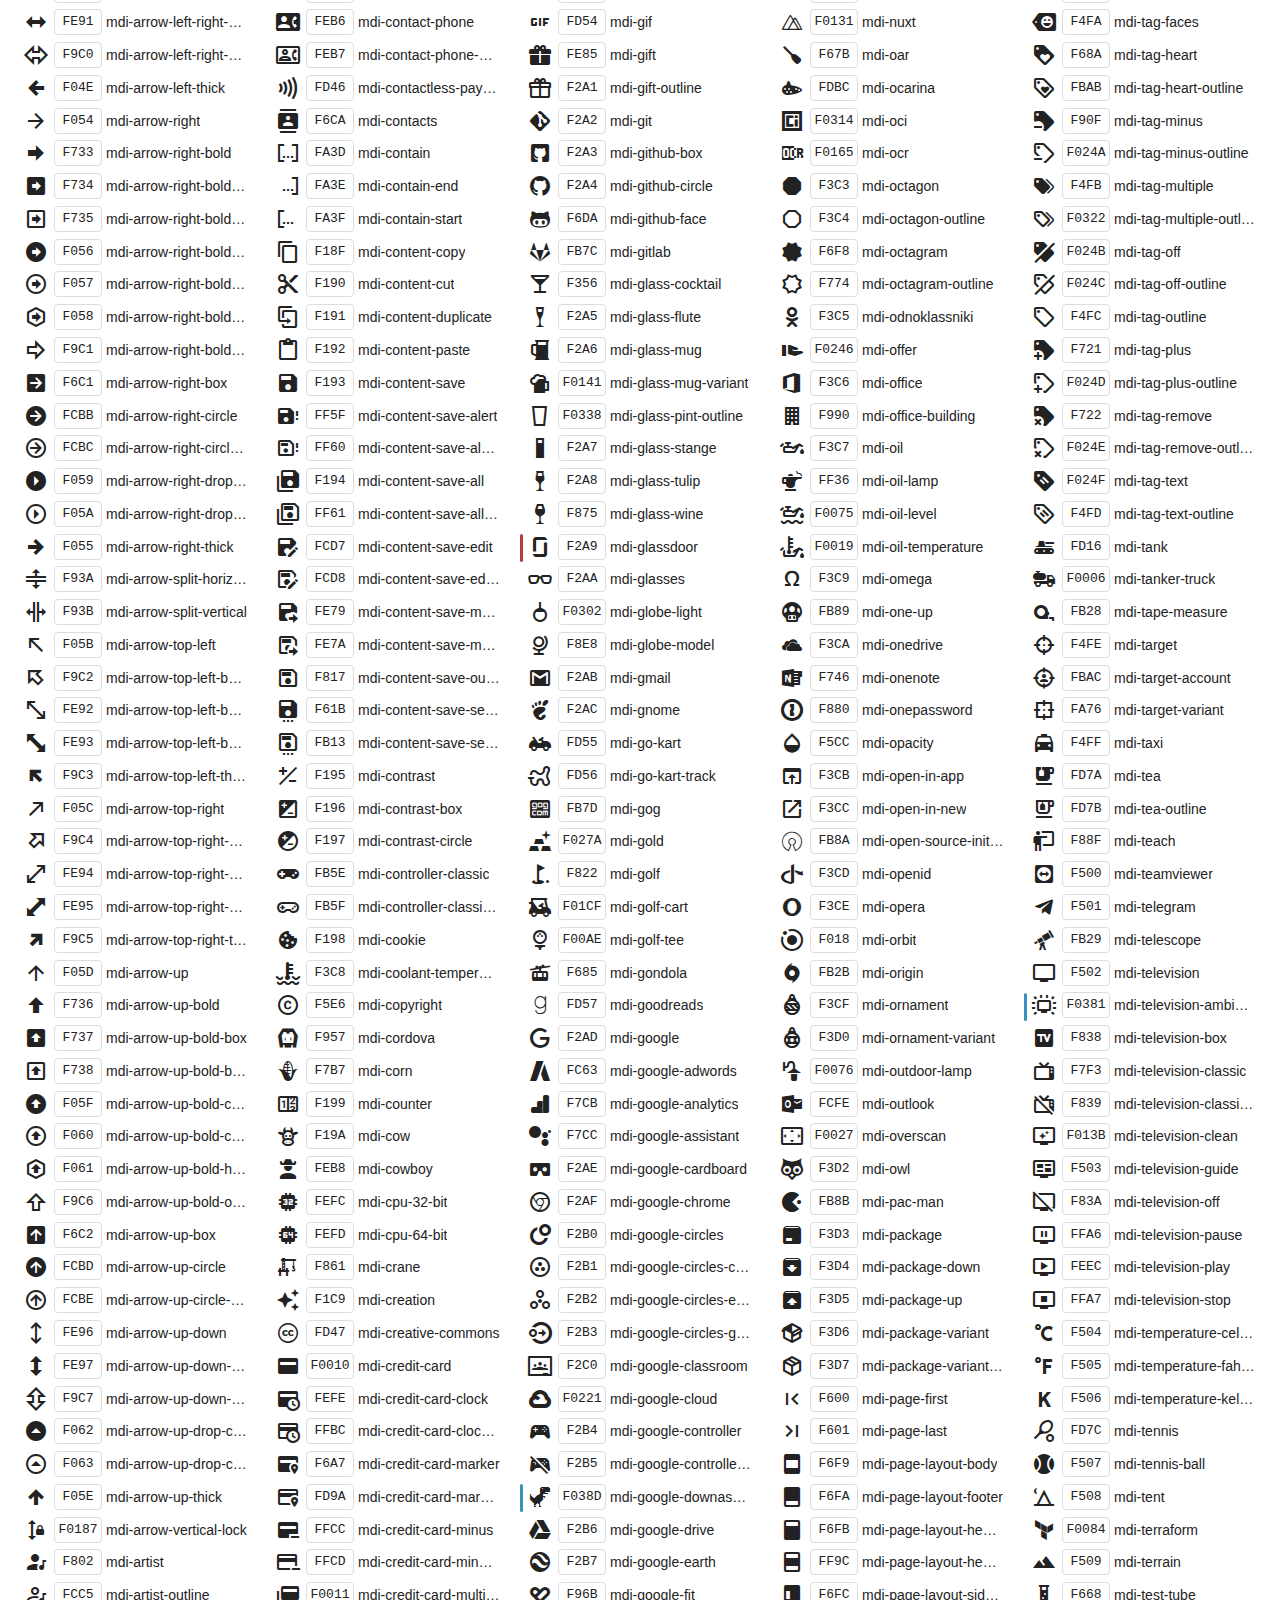
<file: recursos/lips/MaterialDesign/preview.html>
﻿<!doctype html>
<html lang="en">

<head>
    <meta charset="utf-8" />
    <meta name="google" content="notranslate">
    <title>Material Design Icons</title>
    <style>
        * {
            margin: 0;
            padding: 0;
        }

        body {
            margin: 0;
            padding: 0;
            background: #fff;
            color: #222;
        }

        h1,
        h2,
        h3,
        p,
        div,
        blockquote,
        footer {
            font-family: "Helvetica Neue", Arial, sans-serif;
        }

        h1 {
            padding: 20px 20px 16px 20px;
            font-size: 26px;
            line-height: 26px;
            font-weight: normal;
            color: #FFF;
            background-color: #2196F3;
        }

        h1 svg {
            vertical-align: middle;
            width: 26px;
            height: 26px;
            margin: 0 6px 4px 0;
        }

        h1 svg path {
            fill: #FFF;
        }

        h1 .version {
            font-size: 14px;
            background: #FFF;
            padding: 4px 10px;
            float: right;
            border-radius: 2px;
            margin: -3px 0 0 0;
            color: #666;
            font-weight: bold;
        }

        h1 .version::before {
            content: 'v';
        }

        h1 code {
            font-size: 20px;
            background: rgba(0, 0, 0, 0.5);
            padding: 4px 12px;
            border-radius: 3px;
            float: right;
            margin: -3px 10px 0 0;
            border: 1px solid transparent;
            cursor: pointer;
        }

        h1 code:hover {
            border: 1px solid #FFF;
        }

        h1 code svg {
            width: 24px;
            height: 24px;
            margin: -1px -4px 0 -2px
        }

        h2 {
            font-size: 18px;
            padding: 20px;
        }

        h2 small {
            color: #555;
            font-size: 0.8rem;
        }

        h2 small::before {
            content: '(';
        }

        h2 small::after {
            content: ')';
        }

        h2 span {
            position: relative;
        }

        h2.newicons span::before {
            position: absolute;
            content: ' ';
            width: 100%;
            height: 0.2rem;
            bottom: -0.25rem;
            background: #3C90BE;
            border-radius: 0.1rem;
        }

        h2.deprecatedicons span::before {
            position: absolute;
            content: ' ';
            width: 100%;
            height: 0.2rem;
            bottom: -0.25rem;
            background: #BE3C3C;
            border-radius: 0.1rem;
        }

        h3 {
            font-size: 14px;
            padding: 10px 20px 0 20px;
            font-weight: bold;
        }

        p {
            padding: 10px 20px;
        }

        p code {
            display: inline-block;
            vertical-align: middle;
            background: #F1F1F1;
            padding: 3px 5px;
            border-radius: 3px;
            border: 1px solid #DDD;
        }

        p i.mdi {
            vertical-align: middle;
            border-radius: 4px;
            display: inline-block;
        }

        p i.mdi.dark-demo {
            background: #333;
        }

        p.note {
            color: #999;
            font-size: 14px;
            padding: 0 20px 5px 20px;
        }

        p.deprecated {
            margin: -0.5rem 0 0.25rem 0;
        }

        p.extras {
            margin-top: -0.5rem;
        }

        div.icons {
            padding: 0 20px 10px 20px;
            -webkit-column-count: 5;
            -moz-column-count: 5;
            column-count: 5;
            -webkit-column-gap: 20px;
            -moz-column-gap: 20px;
            column-gap: 20px;
        }

        div.icons div {
            line-height: 2em;
        }

        div.icons div span {
            cursor: pointer;
            font-size: 14px;
            text-overflow: ellipsis;
            display: inline-block;
            max-width: calc(100% - 90px);
            overflow: hidden;
            vertical-align: middle;
            white-space: nowrap;
        }

        div.icons div code:hover,
        div.icons div span:hover,
        div.icons div i:hover {
            color: #3c90be;
        }

        div.icons div code:hover {
            border-color: #3c90be;
        }

        div.icons div code {
            border: 1px solid #DDD;
            width: 46px;
            margin-left: 2px;
            margin-right: 4px;
            border-radius: 4px;
            display: inline-block;
            vertical-align: middle;
            text-align: center;
            line-height: 24px;
            cursor: pointer;
        }

        div.icons div i {
            display: inline-block;
            width: 32px;
            height: 24px;
            text-align: center;
            vertical-align: middle;
            cursor: pointer;
            line-height: 24px;
        }

        div.icons .mdi::before {
            font-size: 24px;
        }

        div.icons div.new::before {
            content: ' ';
            width: 0.2rem;
            height: 1.75rem;
            position: absolute;
            margin-top: 0.25rem;
            margin-left: -0.25rem;
            background: #3C90BE;
            border-radius: 0.1rem;
        }

        div.icons div.deprecated::before {
            content: ' ';
            width: 0.2rem;
            height: 1.75rem;
            position: absolute;
            margin-top: 0.25rem;
            margin-left: -0.25rem;
            background: #BE3C3C;
            border-radius: 0.1rem;
        }

        pre {
            margin: 0 20px;
            font-family: Consolas, monospace;
            padding: 10px;
            border: 1px solid #DDD;
            background: #F1F1F1;
        }

        blockquote {
            position: relative;
            margin: 1rem 1rem 0 1rem;
            padding: 0.5rem 0.5rem 0.5rem 0.75rem;
        }

        blockquote.note::before {
            content: ' ';
            width: 0.25rem;
            height: 100%;
            background: #DDD;
            position: absolute;
            border-radius: 0.25rem;
            top: 0;
            left: 0;
        }

        blockquote.deprecated::before {
            content: ' ';
            width: 0.25rem;
            height: 100%;
            background: #BE3C3C;
            position: absolute;
            border-radius: 0.25rem;
            top: 0;
            left: 0;
        }

        div.copied {
            position: fixed;
            top: 100px;
            left: 50%;
            width: 200px;
            text-align: center;
            color: #3c763d;
            background-color: #dff0d8;
            border: 1px solid #d6e9c6;
            padding: 10px 15px;
            border-radius: 4px;
            margin-left: -100px;
            box-shadow: 0 0 10px rgba(0, 0, 0, 0.2);
        }

        div.examples {
            display: flex;
            flex-wrap: wrap;
            margin: 0.5rem 1.25rem;
        }

        div.examples > div {
            display: flex;
            margin-right: 0.5rem;
            margin-bottom: 0.5rem;
        }

        div.examples > div > div:first-child {
            display: flex;
            padding: 0.5rem;
            border-radius: 0.25rem;
            box-shadow: 0 0 0.25rem rgba(0, 0, 0, 0.4);
            background: #FFF;
            z-index: 1;
            align-items: center;
            justify-content: center;
        }

        div.examples > div > div:first-child + div {
            display: flex;
            margin-left: -0.25rem;
            padding: 0.5rem 0.75rem 0.5rem 1rem;
            background: #222;
            border-radius: 0 0.25rem 0.25rem 0;
        }

        div.examples > div > div:first-child + div > code {
            color: #FFF;
            align-self: center;
        }

        div.examples > div > div.dark:first-child {
            background: #444;
        }

        div.examples i {
            display: flex;
        }

        div.examples-size > div > div:first-child {
            min-width: 3rem;
        }

        footer {
            display: flex;
            padding: 20px;
            color: #666;
            border-top: 1px solid #DDD;
            background: #F1F1F1;
        }

        footer > div:first-child {
            flex: 1;
        }

        footer > div:last-child {
            text-align: right;
        }

        footer a {
            color: #e91e63;
            text-decoration: none;
        }

        footer a:hover {
            text-decoration: underline;
        }
    </style>
    <link href="css/materialdesignicons.min.css" media="all" rel="stylesheet" type="text/css" />
</head>

<body>
    <h1>
        <svg>
            <path d="M0,0H8V3H18V0H26V8H23V18H26V26H18V23H8V21H18V18H21V8H18V5H8V8H5V18H8V26H0V18H3V8H0V0M2,2V6H6V2H2M2,20V24H6V20H2M20,2V6H24V2H20M20,20V24H24V20H20Z"></path>
        </svg>
        Material Design Icons
        <span class="version">4.9.95</span>
        <code id="npm" title="Copy to Clipboard">
            <svg viewBox="0 0 24 24">
                <path d="M19,20H5V4H7V7H17V4H19M12,2A1,1 0 0,1 13,3A1,1 0 0,1 12,4A1,1 0 0,1 11,3A1,1 0 0,1 12,2M19,2H14.82C14.4,0.84 13.3,0 12,0C10.7,0 9.6,0.84 9.18,2H5A2,2 0 0,0 3,4V20A2,2 0 0,0 5,22H19A2,2 0 0,0 21,20V4A2,2 0 0,0 19,2Z" />
            </svg>
            npm install @mdi/font
        </code>
    </h1>

    <h2 class="usage">Usage</h2>
    <pre><code>&lt;span class=&quot;mdi mdi-<span id="name">name</span>&quot;&gt;&lt;/span&gt;</code></pre>

    <blockquote class="note">
        Click the icon, hex codepoint, or name below to copy the value to your clipboard.
    </blockquote>

    <h2 class="newicons"><span>New</span> Icons <small id="newIconsCount">-</small></h2>
    <div class="icons" id="newIcons"></div>

    <h2 class="icons">All Icons <small id="iconsCount">-</small></h2>
    <div class="icons" id="icons"></div>

    <h2 class="deprecatedicons"><span>Deprecated</span> Icons <small id="deprecatedIconsCount">-</small></h2>
    <p class="deprecated" id="deprecated">
        Deprecated icons will be removed in a future major release.
    </p>
    <div class="icons" id="deprecatedIcons"></div>

    <h2 class="extras">Extras</h2>

    <p class="extras">The helper CSS classes are listed below.</p>

    <section>
        <h3>Size</h3>

        <div class="examples examples-size">
            <div>
                <div>
                    <i class="mdi mdi-18px mdi-account"></i>
                </div>
                <div>
                    <code>mdi-18px</code>
                </div>
            </div>
            <div>
                <div>
                    <i class="mdi mdi-24px mdi-account"></i>
                </div>
                <div>
                    <code>mdi-24px</code>
                </div>
            </div>
            <div>
                <div>
                    <i class="mdi mdi-36px mdi-account"></i>
                </div>
                <div>
                    <code>mdi-36px</code>
                </div>
            </div>
            <div>
                <div>
                    <i class="mdi mdi-48px mdi-account"></i>
                </div>
                <div>
                    <code>mdi-48px</code>
                </div>
            </div>
        </div>
    </section>

    <h3>Rotate</h3>

    <div class="examples">
        <div>
            <div>
                <i class="mdi mdi-36px mdi-account"></i>
            </div>
        </div>
        <div>
            <div>
                <i class="mdi mdi-36px mdi-rotate-45 mdi-account"></i>
            </div>
            <div>
                <code>mdi-rotate-45</code> 
            </div>
        </div>
        <div>
            <div>
                <i class="mdi mdi-36px mdi-rotate-90 mdi-account"></i>
            </div>
            <div>
                <code>mdi-rotate-90</code>
            </div>
        </div>
        <div>
            <div>
                <i class="mdi mdi-36px mdi-rotate-135 mdi-account"></i>
            </div>
            <div>
                <code>mdi-rotate-135</code>
            </div>
        </div>
        <div>
            <div>
                <i class="mdi mdi-36px mdi-rotate-180 mdi-account"></i>
            </div>
            <div>
                <code>mdi-rotate-180</code>
            </div>
        </div>
        <div>
            <div>
                <i class="mdi mdi-36px mdi-rotate-225 mdi-account"></i>
            </div>
            <div>
                <code>mdi-rotate-225</code>
            </div>
        </div>
        <div>
            <div>
                <i class="mdi mdi-36px mdi-rotate-270 mdi-account"></i>
            </div>
            <div>
                <code>mdi-rotate-270</code>
            </div>
        </div>
        <div>
            <div>
                <i class="mdi mdi-36px mdi-rotate-315 mdi-account"></i>
            </div>
            <div>
                <code>mdi-rotate-315</code> 
            </div>
        </div>
    </div>

    <h3>Flip</h3>

    <div class="examples">
        <div>
            <div>
                <i class="mdi mdi-36px mdi-account-alert"></i>
            </div>
        </div>
        <div>
            <div>
                <i class="mdi mdi-36px mdi-flip-h mdi-account-alert"></i>
            </div>
            <div>
                <code>mdi-flip-h</code> 
            </div>
        </div>
        <div>
            <div>
                <i class="mdi mdi-36px mdi-flip-v mdi-account-alert"></i>
            </div>
            <div>
                <code>mdi-flip-v</code> 
            </div>
        </div>
    </div>

    <p class="note"><strong>Note:</strong> We do not include the ability to use <code>mdi-flip-*</code> and
        <code>mdi-rotate-*</code> at the same time.</p>

    <h3>Spin</h3>

    <div class="examples">
        <div>
            <div>
                <i class="mdi mdi-36px mdi-spin mdi-loading"></i>
            </div>
            <div>
                <code>mdi-spin</code>
            </div>
        </div>
        <div>
            <div>
                <i class="mdi mdi-36px mdi-spin mdi-star"></i>
            </div>
            <div>
                <code>mdi-spin</code>
            </div>
        </div>
    </div>

    <h3>Color</h3>

    <div class="examples">
        <div>
            <div class="dark">
                <i class="mdi mdi-36px mdi-light mdi-account dark-demo"></i>
            </div>
            <div>
                <code>mdi-light</code>
            </div>
        </div>
        <div>
            <div class="dark">
                <i class="mdi mdi-36px mdi-light mdi-inactive mdi-account dark-demo"></i>
            </div>
            <div>
                <code>mdi-light mdi-inactive</code>
            </div>
        </div>
        <div>
            <div>
                <i class="mdi mdi-36px mdi-dark mdi-account"></i>
            </div>
            <div>
                <code>mdi-dark</code>
            </div>
        </div>
        <div>
            <div>
                <i class="mdi mdi-36px mdi-dark mdi-inactive mdi-account"></i>
            </div>
            <div>
                <code>mdi-dark mdi-inactive</code> 
            </div>
        </div>
    </div>

    <footer>
        <div>
            Generated with <a href="https://npmjs.com/package/@mdi/font-build">@mdi/font-build</a>
            by <a href="http://MaterialDesignIcons.com/">MaterialDesignIcons.com</a>.
        </div>
        <div>
            <a href="https://www.npmjs.com/org/mdi" target="_blank">NPM @mdi Organization</a>
        </div>
    </footer>

    <script type="text/javascript">
        function isNew(icon) {
            return icon.version === '4.9.95';
        }
        function isDeprecated(icon) {
            return typeof icon.deprecated == 'undefined'
                ? false
                : icon.deprecated;
        }
        function copyText(text) {
            var copyFrom = document.createElement('textarea');
            copyFrom.setAttribute("style", "position:fixed;opacity:0;top:100px;left:100px;");
            copyFrom.value = text;
            document.body.appendChild(copyFrom);
            copyFrom.select();
            document.execCommand('copy');
            var copied = document.createElement('div');
            copied.setAttribute('class', 'copied');
            copied.appendChild(document.createTextNode('Copied to Clipboard'));
            document.body.appendChild(copied);
            setTimeout(function () {
                document.body.removeChild(copyFrom);
                document.body.removeChild(copied);
            }, 1500);
        };
        function getIconItem(icon, isNewIcon, isDeprecatedIcon) {
            var div = document.createElement('div'),
                i = document.createElement('i');
            i.className = 'mdi mdi-' + icon.name;
            div.appendChild(i);
            var code = document.createElement('code');
            code.appendChild(document.createTextNode(icon.hex));
            div.appendChild(code);
            var span = document.createElement('span');
            span.appendChild(document.createTextNode('mdi-' + icon.name));
            div.appendChild(span);
            span.onclick = function () {
                document.getElementById('name').innerHTML = icon.name;
            };
            i.onmouseup = function () {
                copyText(String.fromCodePoint(parseInt(icon.hex, 16)));
            };
            code.onmouseup = function () {
                copyText(icon.hex);
            };
            span.onmouseup = function () {
                copyText('mdi-' + icon.name);
            };
            if (isNewIcon) {
                div.className = 'new';
            }
            if (isDeprecatedIcon) {
                div.className = 'deprecated';
            }
            return div;
        }
        (function () {
            var iconsCount = 0;
            var newIconsCount = 0;
            var deprecatedIconsCount = 0;
            var icons = [{name:"ab-testing",hex:"F001C",version:"4.0.96"},{name:"abjad-arabic",hex:"F0353",version:"4.9.95"},{name:"abjad-hebrew",hex:"F0354",version:"4.9.95"},{name:"abugida-devanagari",hex:"F0355",version:"4.9.95"},{name:"abugida-thai",hex:"F0356",version:"4.9.95"},{name:"access-point",hex:"F002",version:"1.5.54"},{name:"access-point-network",hex:"F003",version:"1.5.54"},{name:"access-point-network-off",hex:"FBBD",version:"3.2.89"},{name:"account",hex:"F004",version:"1.5.54"},{name:"account-alert",hex:"F005",version:"1.5.54"},{name:"account-alert-outline",hex:"FB2C",version:"3.0.39"},{name:"account-arrow-left",hex:"FB2D",version:"3.0.39"},{name:"account-arrow-left-outline",hex:"FB2E",version:"3.0.39"},{name:"account-arrow-right",hex:"FB2F",version:"3.0.39"},{name:"account-arrow-right-outline",hex:"FB30",version:"3.0.39"},{name:"account-badge",hex:"FD83",version:"3.5.94"},{name:"account-badge-alert",hex:"FD84",version:"3.5.94"},{name:"account-badge-alert-outline",hex:"FD85",version:"3.5.94"},{name:"account-badge-horizontal",hex:"FDF0",version:"3.6.95"},{name:"account-badge-horizontal-outline",hex:"FDF1",version:"3.6.95"},{name:"account-badge-outline",hex:"FD86",version:"3.5.94"},{name:"account-box",hex:"F006",version:"1.5.54"},{name:"account-box-multiple",hex:"F933",version:"2.4.85"},{name:"account-box-multiple-outline",hex:"F002C",version:"4.1.95"},{name:"account-box-outline",hex:"F007",version:"1.5.54"},{name:"account-cancel",hex:"F030A",version:"4.8.95"},{name:"account-cancel-outline",hex:"F030B",version:"4.8.95"},{name:"account-card-details",hex:"F5D2",version:"1.5.54"},{name:"account-card-details-outline",hex:"FD87",version:"3.5.94"},{name:"account-cash",hex:"F00C2",version:"4.2.95"},{name:"account-cash-outline",hex:"F00C3",version:"4.2.95"},{name:"account-check",hex:"F008",version:"1.5.54"},{name:"account-check-outline",hex:"FBBE",version:"3.2.89"},{name:"account-child",hex:"FA88",version:"2.7.94"},{name:"account-child-circle",hex:"FA89",version:"2.7.94"},{name:"account-child-outline",hex:"F00F3",version:"4.3.95"},{name:"account-circle",hex:"F009",version:"1.5.54"},{name:"account-circle-outline",hex:"FB31",version:"3.0.39"},{name:"account-clock",hex:"FB32",version:"3.0.39"},{name:"account-clock-outline",hex:"FB33",version:"3.0.39"},{name:"account-cog",hex:"F039B",version:"4.9.95"},{name:"account-cog-outline",hex:"F039C",version:"4.9.95"},{name:"account-convert",hex:"F00A",version:"1.5.54"},{name:"account-convert-outline",hex:"F032C",version:"4.8.95"},{name:"account-details",hex:"F631",version:"1.6.50"},{name:"account-details-outline",hex:"F039D",version:"4.9.95"},{name:"account-edit",hex:"F6BB",version:"1.8.36"},{name:"account-edit-outline",hex:"F001D",version:"4.0.96"},{name:"account-group",hex:"F848",version:"2.1.99"},{name:"account-group-outline",hex:"FB34",version:"3.0.39"},{name:"account-heart",hex:"F898",version:"2.2.43"},{name:"account-heart-outline",hex:"FBBF",version:"3.2.89"},{name:"account-key",hex:"F00B",version:"1.5.54"},{name:"account-key-outline",hex:"FBC0",version:"3.2.89"},{name:"account-lock",hex:"F0189",version:"4.4.95"},{name:"account-lock-outline",hex:"F018A",version:"4.4.95"},{name:"account-minus",hex:"F00D",version:"1.5.54"},{name:"account-minus-outline",hex:"FAEB",version:"2.8.94"},{name:"account-multiple",hex:"F00E",version:"1.5.54"},{name:"account-multiple-check",hex:"F8C4",version:"2.3.50"},{name:"account-multiple-check-outline",hex:"F0229",version:"4.6.95"},{name:"account-multiple-minus",hex:"F5D3",version:"1.5.54"},{name:"account-multiple-minus-outline",hex:"FBC1",version:"3.2.89"},{name:"account-multiple-outline",hex:"F00F",version:"1.5.54"},{name:"account-multiple-plus",hex:"F010",version:"1.5.54"},{name:"account-multiple-plus-outline",hex:"F7FF",version:"2.1.19"},{name:"account-multiple-remove",hex:"F0235",version:"4.6.95"},{name:"account-multiple-remove-outline",hex:"F0236",version:"4.6.95"},{name:"account-network",hex:"F011",version:"1.5.54"},{name:"account-network-outline",hex:"FBC2",version:"3.2.89"},{name:"account-off",hex:"F012",version:"1.5.54"},{name:"account-off-outline",hex:"FBC3",version:"3.2.89"},{name:"account-outline",hex:"F013",version:"1.5.54"},{name:"account-plus",hex:"F014",version:"1.5.54"},{name:"account-plus-outline",hex:"F800",version:"2.1.19"},{name:"account-question",hex:"FB35",version:"3.0.39"},{name:"account-question-outline",hex:"FB36",version:"3.0.39"},{name:"account-remove",hex:"F015",version:"1.5.54"},{name:"account-remove-outline",hex:"FAEC",version:"2.8.94"},{name:"account-search",hex:"F016",version:"1.5.54"},{name:"account-search-outline",hex:"F934",version:"2.4.85"},{name:"account-settings",hex:"F630",version:"1.6.50"},{name:"account-settings-outline",hex:"F00F4",version:"4.3.95"},{name:"account-star",hex:"F017",version:"1.5.54"},{name:"account-star-outline",hex:"FBC4",version:"3.2.89"},{name:"account-supervisor",hex:"FA8A",version:"2.7.94"},{name:"account-supervisor-circle",hex:"FA8B",version:"2.7.94"},{name:"account-supervisor-outline",hex:"F0158",version:"4.4.95"},{name:"account-switch",hex:"F019",version:"1.5.54"},{name:"account-tie",hex:"FCBF",version:"3.3.92"},{name:"account-tie-outline",hex:"F00F5",version:"4.3.95"},{name:"account-tie-voice",hex:"F0333",version:"4.8.95"},{name:"account-tie-voice-off",hex:"F0335",version:"4.8.95"},{name:"account-tie-voice-off-outline",hex:"F0336",version:"4.8.95"},{name:"account-tie-voice-outline",hex:"F0334",version:"4.8.95"},{name:"accusoft",hex:"F849",version:"2.1.99",deprecated:true},{name:"adjust",hex:"F01A",version:"1.5.54"},{name:"adobe",hex:"F935",version:"2.4.85"},{name:"adobe-acrobat",hex:"FFBD",version:"4.0.96"},{name:"air-conditioner",hex:"F01B",version:"1.5.54"},{name:"air-filter",hex:"FD1F",version:"3.4.93"},{name:"air-horn",hex:"FD88",version:"3.5.94"},{name:"air-humidifier",hex:"F00C4",version:"4.2.95"},{name:"air-purifier",hex:"FD20",version:"3.4.93"},{name:"airbag",hex:"FBC5",version:"3.2.89"},{name:"airballoon",hex:"F01C",version:"1.5.54"},{name:"airballoon-outline",hex:"F002D",version:"4.1.95"},{name:"airplane",hex:"F01D",version:"1.5.54"},{name:"airplane-landing",hex:"F5D4",version:"1.5.54"},{name:"airplane-off",hex:"F01E",version:"1.5.54"},{name:"airplane-takeoff",hex:"F5D5",version:"1.5.54"},{name:"airplay",hex:"F01F",version:"1.5.54"},{name:"airport",hex:"F84A",version:"2.1.99"},{name:"alarm",hex:"F020",version:"1.5.54"},{name:"alarm-bell",hex:"F78D",version:"2.0.46"},{name:"alarm-check",hex:"F021",version:"1.5.54"},{name:"alarm-light",hex:"F78E",version:"2.0.46"},{name:"alarm-light-outline",hex:"FBC6",version:"3.2.89"},{name:"alarm-multiple",hex:"F022",version:"1.5.54"},{name:"alarm-note",hex:"FE8E",version:"3.7.94"},{name:"alarm-note-off",hex:"FE8F",version:"3.7.94"},{name:"alarm-off",hex:"F023",version:"1.5.54"},{name:"alarm-plus",hex:"F024",version:"1.5.54"},{name:"alarm-snooze",hex:"F68D",version:"1.7.12"},{name:"album",hex:"F025",version:"1.5.54"},{name:"alert",hex:"F026",version:"1.5.54"},{name:"alert-box",hex:"F027",version:"1.5.54"},{name:"alert-box-outline",hex:"FCC0",version:"3.3.92"},{name:"alert-circle",hex:"F028",version:"1.5.54"},{name:"alert-circle-check",hex:"F0218",version:"4.5.95"},{name:"alert-circle-check-outline",hex:"F0219",version:"4.5.95"},{name:"alert-circle-outline",hex:"F5D6",version:"1.5.54"},{name:"alert-decagram",hex:"F6BC",version:"1.8.36"},{name:"alert-decagram-outline",hex:"FCC1",version:"3.3.92"},{name:"alert-octagon",hex:"F029",version:"1.5.54"},{name:"alert-octagon-outline",hex:"FCC2",version:"3.3.92"},{name:"alert-octagram",hex:"F766",version:"1.9.32"},{name:"alert-octagram-outline",hex:"FCC3",version:"3.3.92"},{name:"alert-outline",hex:"F02A",version:"1.5.54"},{name:"alert-rhombus",hex:"F01F9",version:"4.5.95"},{name:"alert-rhombus-outline",hex:"F01FA",version:"4.5.95"},{name:"alien",hex:"F899",version:"2.2.43"},{name:"alien-outline",hex:"F00F6",version:"4.3.95"},{name:"align-horizontal-center",hex:"F01EE",version:"4.5.95"},{name:"align-horizontal-left",hex:"F01ED",version:"4.5.95"},{name:"align-horizontal-right",hex:"F01EF",version:"4.5.95"},{name:"align-vertical-bottom",hex:"F01F0",version:"4.5.95"},{name:"align-vertical-center",hex:"F01F1",version:"4.5.95"},{name:"align-vertical-top",hex:"F01F2",version:"4.5.95"},{name:"all-inclusive",hex:"F6BD",version:"1.8.36"},{name:"allergy",hex:"F0283",version:"4.7.95"},{name:"alpha",hex:"F02B",version:"1.5.54"},{name:"alpha-a",hex:"0041",version:"2.8.94"},{name:"alpha-a-box",hex:"FAED",version:"2.8.94"},{name:"alpha-a-box-outline",hex:"FBC7",version:"3.2.89"},{name:"alpha-a-circle",hex:"FBC8",version:"3.2.89"},{name:"alpha-a-circle-outline",hex:"FBC9",version:"3.2.89"},{name:"alpha-b",hex:"0042",version:"2.8.94"},{name:"alpha-b-box",hex:"FAEE",version:"2.8.94"},{name:"alpha-b-box-outline",hex:"FBCA",version:"3.2.89"},{name:"alpha-b-circle",hex:"FBCB",version:"3.2.89"},{name:"alpha-b-circle-outline",hex:"FBCC",version:"3.2.89"},{name:"alpha-c",hex:"0043",version:"2.8.94"},{name:"alpha-c-box",hex:"FAEF",version:"2.8.94"},{name:"alpha-c-box-outline",hex:"FBCD",version:"3.2.89"},{name:"alpha-c-circle",hex:"FBCE",version:"3.2.89"},{name:"alpha-c-circle-outline",hex:"FBCF",version:"3.2.89"},{name:"alpha-d",hex:"0044",version:"2.8.94"},{name:"alpha-d-box",hex:"FAF0",version:"2.8.94"},{name:"alpha-d-box-outline",hex:"FBD0",version:"3.2.89"},{name:"alpha-d-circle",hex:"FBD1",version:"3.2.89"},{name:"alpha-d-circle-outline",hex:"FBD2",version:"3.2.89"},{name:"alpha-e",hex:"0045",version:"2.8.94"},{name:"alpha-e-box",hex:"FAF1",version:"2.8.94"},{name:"alpha-e-box-outline",hex:"FBD3",version:"3.2.89"},{name:"alpha-e-circle",hex:"FBD4",version:"3.2.89"},{name:"alpha-e-circle-outline",hex:"FBD5",version:"3.2.89"},{name:"alpha-f",hex:"0046",version:"2.8.94"},{name:"alpha-f-box",hex:"FAF2",version:"2.8.94"},{name:"alpha-f-box-outline",hex:"FBD6",version:"3.2.89"},{name:"alpha-f-circle",hex:"FBD7",version:"3.2.89"},{name:"alpha-f-circle-outline",hex:"FBD8",version:"3.2.89"},{name:"alpha-g",hex:"0047",version:"2.8.94"},{name:"alpha-g-box",hex:"FAF3",version:"2.8.94"},{name:"alpha-g-box-outline",hex:"FBD9",version:"3.2.89"},{name:"alpha-g-circle",hex:"FBDA",version:"3.2.89"},{name:"alpha-g-circle-outline",hex:"FBDB",version:"3.2.89"},{name:"alpha-h",hex:"0048",version:"2.8.94"},{name:"alpha-h-box",hex:"FAF4",version:"2.8.94"},{name:"alpha-h-box-outline",hex:"FBDC",version:"3.2.89"},{name:"alpha-h-circle",hex:"FBDD",version:"3.2.89"},{name:"alpha-h-circle-outline",hex:"FBDE",version:"3.2.89"},{name:"alpha-i",hex:"0049",version:"2.8.94"},{name:"alpha-i-box",hex:"FAF5",version:"2.8.94"},{name:"alpha-i-box-outline",hex:"FBDF",version:"3.2.89"},{name:"alpha-i-circle",hex:"FBE0",version:"3.2.89"},{name:"alpha-i-circle-outline",hex:"FBE1",version:"3.2.89"},{name:"alpha-j",hex:"004A",version:"2.8.94"},{name:"alpha-j-box",hex:"FAF6",version:"2.8.94"},{name:"alpha-j-box-outline",hex:"FBE2",version:"3.2.89"},{name:"alpha-j-circle",hex:"FBE3",version:"3.2.89"},{name:"alpha-j-circle-outline",hex:"FBE4",version:"3.2.89"},{name:"alpha-k",hex:"004B",version:"2.8.94"},{name:"alpha-k-box",hex:"FAF7",version:"2.8.94"},{name:"alpha-k-box-outline",hex:"FBE5",version:"3.2.89"},{name:"alpha-k-circle",hex:"FBE6",version:"3.2.89"},{name:"alpha-k-circle-outline",hex:"FBE7",version:"3.2.89"},{name:"alpha-l",hex:"004C",version:"2.8.94"},{name:"alpha-l-box",hex:"FAF8",version:"2.8.94"},{name:"alpha-l-box-outline",hex:"FBE8",version:"3.2.89"},{name:"alpha-l-circle",hex:"FBE9",version:"3.2.89"},{name:"alpha-l-circle-outline",hex:"FBEA",version:"3.2.89"},{name:"alpha-m",hex:"004D",version:"2.8.94"},{name:"alpha-m-box",hex:"FAF9",version:"2.8.94"},{name:"alpha-m-box-outline",hex:"FBEB",version:"3.2.89"},{name:"alpha-m-circle",hex:"FBEC",version:"3.2.89"},{name:"alpha-m-circle-outline",hex:"FBED",version:"3.2.89"},{name:"alpha-n",hex:"004E",version:"2.8.94"},{name:"alpha-n-box",hex:"FAFA",version:"2.8.94"},{name:"alpha-n-box-outline",hex:"FBEE",version:"3.2.89"},{name:"alpha-n-circle",hex:"FBEF",version:"3.2.89"},{name:"alpha-n-circle-outline",hex:"FBF0",version:"3.2.89"},{name:"alpha-o",hex:"004F",version:"2.8.94"},{name:"alpha-o-box",hex:"FAFB",version:"2.8.94"},{name:"alpha-o-box-outline",hex:"FBF1",version:"3.2.89"},{name:"alpha-o-circle",hex:"FBF2",version:"3.2.89"},{name:"alpha-o-circle-outline",hex:"FBF3",version:"3.2.89"},{name:"alpha-p",hex:"0050",version:"2.8.94"},{name:"alpha-p-box",hex:"FAFC",version:"2.8.94"},{name:"alpha-p-box-outline",hex:"FBF4",version:"3.2.89"},{name:"alpha-p-circle",hex:"FBF5",version:"3.2.89"},{name:"alpha-p-circle-outline",hex:"FBF6",version:"3.2.89"},{name:"alpha-q",hex:"0051",version:"2.8.94"},{name:"alpha-q-box",hex:"FAFD",version:"2.8.94"},{name:"alpha-q-box-outline",hex:"FBF7",version:"3.2.89"},{name:"alpha-q-circle",hex:"FBF8",version:"3.2.89"},{name:"alpha-q-circle-outline",hex:"FBF9",version:"3.2.89"},{name:"alpha-r",hex:"0052",version:"2.8.94"},{name:"alpha-r-box",hex:"FAFE",version:"2.8.94"},{name:"alpha-r-box-outline",hex:"FBFA",version:"3.2.89"},{name:"alpha-r-circle",hex:"FBFB",version:"3.2.89"},{name:"alpha-r-circle-outline",hex:"FBFC",version:"3.2.89"},{name:"alpha-s",hex:"0053",version:"2.8.94"},{name:"alpha-s-box",hex:"FAFF",version:"2.8.94"},{name:"alpha-s-box-outline",hex:"FBFD",version:"3.2.89"},{name:"alpha-s-circle",hex:"FBFE",version:"3.2.89"},{name:"alpha-s-circle-outline",hex:"FBFF",version:"3.2.89"},{name:"alpha-t",hex:"0054",version:"2.8.94"},{name:"alpha-t-box",hex:"FB00",version:"2.8.94"},{name:"alpha-t-box-outline",hex:"FC00",version:"3.2.89"},{name:"alpha-t-circle",hex:"FC01",version:"3.2.89"},{name:"alpha-t-circle-outline",hex:"FC02",version:"3.2.89"},{name:"alpha-u",hex:"0055",version:"2.8.94"},{name:"alpha-u-box",hex:"FB01",version:"2.8.94"},{name:"alpha-u-box-outline",hex:"FC03",version:"3.2.89"},{name:"alpha-u-circle",hex:"FC04",version:"3.2.89"},{name:"alpha-u-circle-outline",hex:"FC05",version:"3.2.89"},{name:"alpha-v",hex:"0056",version:"2.8.94"},{name:"alpha-v-box",hex:"FB02",version:"2.8.94"},{name:"alpha-v-box-outline",hex:"FC06",version:"3.2.89"},{name:"alpha-v-circle",hex:"FC07",version:"3.2.89"},{name:"alpha-v-circle-outline",hex:"FC08",version:"3.2.89"},{name:"alpha-w",hex:"0057",version:"2.8.94"},{name:"alpha-w-box",hex:"FB03",version:"2.8.94"},{name:"alpha-w-box-outline",hex:"FC09",version:"3.2.89"},{name:"alpha-w-circle",hex:"FC0A",version:"3.2.89"},{name:"alpha-w-circle-outline",hex:"FC0B",version:"3.2.89"},{name:"alpha-x",hex:"0058",version:"2.8.94"},{name:"alpha-x-box",hex:"FB04",version:"2.8.94"},{name:"alpha-x-box-outline",hex:"FC0C",version:"3.2.89"},{name:"alpha-x-circle",hex:"FC0D",version:"3.2.89"},{name:"alpha-x-circle-outline",hex:"FC0E",version:"3.2.89"},{name:"alpha-y",hex:"0059",version:"2.8.94"},{name:"alpha-y-box",hex:"FB05",version:"2.8.94"},{name:"alpha-y-box-outline",hex:"FC0F",version:"3.2.89"},{name:"alpha-y-circle",hex:"FC10",version:"3.2.89"},{name:"alpha-y-circle-outline",hex:"FC11",version:"3.2.89"},{name:"alpha-z",hex:"005A",version:"2.8.94"},{name:"alpha-z-box",hex:"FB06",version:"2.8.94"},{name:"alpha-z-box-outline",hex:"FC12",version:"3.2.89"},{name:"alpha-z-circle",hex:"FC13",version:"3.2.89"},{name:"alpha-z-circle-outline",hex:"FC14",version:"3.2.89"},{name:"alphabet-aurebesh",hex:"F0357",version:"4.9.95"},{name:"alphabet-cyrillic",hex:"F0358",version:"4.9.95"},{name:"alphabet-greek",hex:"F0359",version:"4.9.95"},{name:"alphabet-latin",hex:"F035A",version:"4.9.95"},{name:"alphabet-piqad",hex:"F035B",version:"4.9.95"},{name:"alphabet-tengwar",hex:"F0362",version:"4.9.95"},{name:"alphabetical",hex:"F02C",version:"1.5.54"},{name:"alphabetical-off",hex:"F002E",version:"4.1.95"},{name:"alphabetical-variant",hex:"F002F",version:"4.1.95"},{name:"alphabetical-variant-off",hex:"F0030",version:"4.1.95"},{name:"altimeter",hex:"F5D7",version:"1.5.54"},{name:"amazon",hex:"F02D",version:"1.5.54"},{name:"amazon-alexa",hex:"F8C5",version:"2.3.50"},{name:"amazon-drive",hex:"F02E",version:"1.5.54"},{name:"ambulance",hex:"F02F",version:"1.5.54"},{name:"ammunition",hex:"FCC4",version:"3.3.92"},{name:"ampersand",hex:"FA8C",version:"2.7.94"},{name:"amplifier",hex:"F030",version:"1.5.54"},{name:"amplifier-off",hex:"F01E0",version:"4.5.95"},{name:"anchor",hex:"F031",version:"1.5.54"},{name:"android",hex:"F032",version:"1.5.54"},{name:"android-auto",hex:"FA8D",version:"2.7.94"},{name:"android-debug-bridge",hex:"F033",version:"1.5.54"},{name:"android-head",hex:"F78F",version:"2.0.46",deprecated:true},{name:"android-messages",hex:"FD21",version:"3.4.93"},{name:"android-studio",hex:"F034",version:"1.5.54"},{name:"angle-acute",hex:"F936",version:"2.4.85"},{name:"angle-obtuse",hex:"F937",version:"2.4.85"},{name:"angle-right",hex:"F938",version:"2.4.85"},{name:"angular",hex:"F6B1",version:"1.7.22"},{name:"angularjs",hex:"F6BE",version:"1.8.36"},{name:"animation",hex:"F5D8",version:"1.5.54"},{name:"animation-outline",hex:"FA8E",version:"2.7.94"},{name:"animation-play",hex:"F939",version:"2.4.85"},{name:"animation-play-outline",hex:"FA8F",version:"2.7.94"},{name:"ansible",hex:"F00C5",version:"4.2.95"},{name:"antenna",hex:"F0144",version:"4.3.95"},{name:"anvil",hex:"F89A",version:"2.2.43"},{name:"apache-kafka",hex:"F0031",version:"4.1.95"},{name:"api",hex:"F00C6",version:"4.2.95"},{name:"api-off",hex:"F0282",version:"4.6.95"},{name:"apple",hex:"F035",version:"1.5.54"},{name:"apple-finder",hex:"F036",version:"1.5.54"},{name:"apple-icloud",hex:"F038",version:"1.5.54"},{name:"apple-ios",hex:"F037",version:"1.5.54"},{name:"apple-keyboard-caps",hex:"F632",version:"1.6.50"},{name:"apple-keyboard-command",hex:"F633",version:"1.6.50"},{name:"apple-keyboard-control",hex:"F634",version:"1.6.50"},{name:"apple-keyboard-option",hex:"F635",version:"1.6.50"},{name:"apple-keyboard-shift",hex:"F636",version:"1.6.50"},{name:"apple-safari",hex:"F039",version:"1.5.54"},{name:"application",hex:"F614",version:"1.6.50"},{name:"application-export",hex:"FD89",version:"3.5.94"},{name:"application-import",hex:"FD8A",version:"3.5.94"},{name:"approximately-equal",hex:"FFBE",version:"4.0.96"},{name:"approximately-equal-box",hex:"FFBF",version:"4.0.96"},{name:"apps",hex:"F03B",version:"1.5.54"},{name:"apps-box",hex:"FD22",version:"3.4.93"},{name:"arch",hex:"F8C6",version:"2.3.50"},{name:"archive",hex:"F03C",version:"1.5.54"},{name:"archive-arrow-down",hex:"F0284",version:"4.7.95"},{name:"archive-arrow-down-outline",hex:"F0285",version:"4.7.95"},{name:"archive-arrow-up",hex:"F0286",version:"4.7.95"},{name:"archive-arrow-up-outline",hex:"F0287",version:"4.7.95"},{name:"archive-outline",hex:"F0239",version:"4.6.95"},{name:"arm-flex",hex:"F008F",version:"4.2.95"},{name:"arm-flex-outline",hex:"F0090",version:"4.2.95"},{name:"arrange-bring-forward",hex:"F03D",version:"1.5.54"},{name:"arrange-bring-to-front",hex:"F03E",version:"1.5.54"},{name:"arrange-send-backward",hex:"F03F",version:"1.5.54"},{name:"arrange-send-to-back",hex:"F040",version:"1.5.54"},{name:"arrow-all",hex:"F041",version:"1.5.54"},{name:"arrow-bottom-left",hex:"F042",version:"1.5.54"},{name:"arrow-bottom-left-bold-outline",hex:"F9B6",version:"2.5.94"},{name:"arrow-bottom-left-thick",hex:"F9B7",version:"2.5.94"},{name:"arrow-bottom-right",hex:"F043",version:"1.5.54"},{name:"arrow-bottom-right-bold-outline",hex:"F9B8",version:"2.5.94"},{name:"arrow-bottom-right-thick",hex:"F9B9",version:"2.5.94"},{name:"arrow-collapse",hex:"F615",version:"1.6.50"},{name:"arrow-collapse-all",hex:"F044",version:"1.5.54"},{name:"arrow-collapse-down",hex:"F791",version:"2.0.46"},{name:"arrow-collapse-horizontal",hex:"F84B",version:"2.1.99"},{name:"arrow-collapse-left",hex:"F792",version:"2.0.46"},{name:"arrow-collapse-right",hex:"F793",version:"2.0.46"},{name:"arrow-collapse-up",hex:"F794",version:"2.0.46"},{name:"arrow-collapse-vertical",hex:"F84C",version:"2.1.99"},{name:"arrow-decision",hex:"F9BA",version:"2.5.94"},{name:"arrow-decision-auto",hex:"F9BB",version:"2.5.94"},{name:"arrow-decision-auto-outline",hex:"F9BC",version:"2.5.94"},{name:"arrow-decision-outline",hex:"F9BD",version:"2.5.94"},{name:"arrow-down",hex:"F045",version:"1.5.54"},{name:"arrow-down-bold",hex:"F72D",version:"1.9.32"},{name:"arrow-down-bold-box",hex:"F72E",version:"1.9.32"},{name:"arrow-down-bold-box-outline",hex:"F72F",version:"1.9.32"},{name:"arrow-down-bold-circle",hex:"F047",version:"1.5.54"},{name:"arrow-down-bold-circle-outline",hex:"F048",version:"1.5.54"},{name:"arrow-down-bold-hexagon-outline",hex:"F049",version:"1.5.54"},{name:"arrow-down-bold-outline",hex:"F9BE",version:"2.5.94"},{name:"arrow-down-box",hex:"F6BF",version:"1.8.36"},{name:"arrow-down-circle",hex:"FCB7",version:"3.3.92"},{name:"arrow-down-circle-outline",hex:"FCB8",version:"3.3.92"},{name:"arrow-down-drop-circle",hex:"F04A",version:"1.5.54"},{name:"arrow-down-drop-circle-outline",hex:"F04B",version:"1.5.54"},{name:"arrow-down-thick",hex:"F046",version:"1.5.54"},{name:"arrow-expand",hex:"F616",version:"1.6.50"},{name:"arrow-expand-all",hex:"F04C",version:"1.5.54"},{name:"arrow-expand-down",hex:"F795",version:"2.0.46"},{name:"arrow-expand-horizontal",hex:"F84D",version:"2.1.99"},{name:"arrow-expand-left",hex:"F796",version:"2.0.46"},{name:"arrow-expand-right",hex:"F797",version:"2.0.46"},{name:"arrow-expand-up",hex:"F798",version:"2.0.46"},{name:"arrow-expand-vertical",hex:"F84E",version:"2.1.99"},{name:"arrow-horizontal-lock",hex:"F0186",version:"4.4.95"},{name:"arrow-left",hex:"F04D",version:"1.5.54"},{name:"arrow-left-bold",hex:"F730",version:"1.9.32"},{name:"arrow-left-bold-box",hex:"F731",version:"1.9.32"},{name:"arrow-left-bold-box-outline",hex:"F732",version:"1.9.32"},{name:"arrow-left-bold-circle",hex:"F04F",version:"1.5.54"},{name:"arrow-left-bold-circle-outline",hex:"F050",version:"1.5.54"},{name:"arrow-left-bold-hexagon-outline",hex:"F051",version:"1.5.54"},{name:"arrow-left-bold-outline",hex:"F9BF",version:"2.5.94"},{name:"arrow-left-box",hex:"F6C0",version:"1.8.36"},{name:"arrow-left-circle",hex:"FCB9",version:"3.3.92"},{name:"arrow-left-circle-outline",hex:"FCBA",version:"3.3.92"},{name:"arrow-left-drop-circle",hex:"F052",version:"1.5.54"},{name:"arrow-left-drop-circle-outline",hex:"F053",version:"1.5.54"},{name:"arrow-left-right",hex:"FE90",version:"3.7.94"},{name:"arrow-left-right-bold",hex:"FE91",version:"3.7.94"},{name:"arrow-left-right-bold-outline",hex:"F9C0",version:"2.5.94"},{name:"arrow-left-thick",hex:"F04E",version:"1.5.54"},{name:"arrow-right",hex:"F054",version:"1.5.54"},{name:"arrow-right-bold",hex:"F733",version:"1.9.32"},{name:"arrow-right-bold-box",hex:"F734",version:"1.9.32"},{name:"arrow-right-bold-box-outline",hex:"F735",version:"1.9.32"},{name:"arrow-right-bold-circle",hex:"F056",version:"1.5.54"},{name:"arrow-right-bold-circle-outline",hex:"F057",version:"1.5.54"},{name:"arrow-right-bold-hexagon-outline",hex:"F058",version:"1.5.54"},{name:"arrow-right-bold-outline",hex:"F9C1",version:"2.5.94"},{name:"arrow-right-box",hex:"F6C1",version:"1.8.36"},{name:"arrow-right-circle",hex:"FCBB",version:"3.3.92"},{name:"arrow-right-circle-outline",hex:"FCBC",version:"3.3.92"},{name:"arrow-right-drop-circle",hex:"F059",version:"1.5.54"},{name:"arrow-right-drop-circle-outline",hex:"F05A",version:"1.5.54"},{name:"arrow-right-thick",hex:"F055",version:"1.5.54"},{name:"arrow-split-horizontal",hex:"F93A",version:"2.4.85"},{name:"arrow-split-vertical",hex:"F93B",version:"2.4.85"},{name:"arrow-top-left",hex:"F05B",version:"1.5.54"},{name:"arrow-top-left-bold-outline",hex:"F9C2",version:"2.5.94"},{name:"arrow-top-left-bottom-right",hex:"FE92",version:"3.7.94"},{name:"arrow-top-left-bottom-right-bold",hex:"FE93",version:"3.7.94"},{name:"arrow-top-left-thick",hex:"F9C3",version:"2.5.94"},{name:"arrow-top-right",hex:"F05C",version:"1.5.54"},{name:"arrow-top-right-bold-outline",hex:"F9C4",version:"2.5.94"},{name:"arrow-top-right-bottom-left",hex:"FE94",version:"3.7.94"},{name:"arrow-top-right-bottom-left-bold",hex:"FE95",version:"3.7.94"},{name:"arrow-top-right-thick",hex:"F9C5",version:"2.5.94"},{name:"arrow-up",hex:"F05D",version:"1.5.54"},{name:"arrow-up-bold",hex:"F736",version:"1.9.32"},{name:"arrow-up-bold-box",hex:"F737",version:"1.9.32"},{name:"arrow-up-bold-box-outline",hex:"F738",version:"1.9.32"},{name:"arrow-up-bold-circle",hex:"F05F",version:"1.5.54"},{name:"arrow-up-bold-circle-outline",hex:"F060",version:"1.5.54"},{name:"arrow-up-bold-hexagon-outline",hex:"F061",version:"1.5.54"},{name:"arrow-up-bold-outline",hex:"F9C6",version:"2.5.94"},{name:"arrow-up-box",hex:"F6C2",version:"1.8.36"},{name:"arrow-up-circle",hex:"FCBD",version:"3.3.92"},{name:"arrow-up-circle-outline",hex:"FCBE",version:"3.3.92"},{name:"arrow-up-down",hex:"FE96",version:"3.7.94"},{name:"arrow-up-down-bold",hex:"FE97",version:"3.7.94"},{name:"arrow-up-down-bold-outline",hex:"F9C7",version:"2.5.94"},{name:"arrow-up-drop-circle",hex:"F062",version:"1.5.54"},{name:"arrow-up-drop-circle-outline",hex:"F063",version:"1.5.54"},{name:"arrow-up-thick",hex:"F05E",version:"1.5.54"},{name:"arrow-vertical-lock",hex:"F0187",version:"4.4.95"},{name:"artist",hex:"F802",version:"2.1.19"},{name:"artist-outline",hex:"FCC5",version:"3.3.92"},{name:"artstation",hex:"FB37",version:"3.0.39"},{name:"aspect-ratio",hex:"FA23",version:"2.6.95"},{name:"assistant",hex:"F064",version:"1.5.54"},{name:"asterisk",hex:"F6C3",version:"1.8.36"},{name:"at",hex:"F065",version:"1.5.54"},{name:"atlassian",hex:"F803",version:"2.1.19"},{name:"atm",hex:"FD23",version:"3.4.93"},{name:"atom",hex:"F767",version:"1.9.32"},{name:"atom-variant",hex:"FE98",version:"3.7.94"},{name:"attachment",hex:"F066",version:"1.5.54"},{name:"audio-video",hex:"F93C",version:"2.4.85"},{name:"audio-video-off",hex:"F01E1",version:"4.5.95"},{name:"audiobook",hex:"F067",version:"1.5.54"},{name:"augmented-reality",hex:"F84F",version:"2.1.99"},{name:"auto-download",hex:"F03A9",version:"4.9.95"},{name:"auto-fix",hex:"F068",version:"1.5.54"},{name:"auto-upload",hex:"F069",version:"1.5.54"},{name:"autorenew",hex:"F06A",version:"1.5.54"},{name:"av-timer",hex:"F06B",version:"1.5.54"},{name:"aws",hex:"FDF2",version:"3.6.95"},{name:"axe",hex:"F8C7",version:"2.3.50"},{name:"axis",hex:"FD24",version:"3.4.93"},{name:"axis-arrow",hex:"FD25",version:"3.4.93"},{name:"axis-arrow-lock",hex:"FD26",version:"3.4.93"},{name:"axis-lock",hex:"FD27",version:"3.4.93"},{name:"axis-x-arrow",hex:"FD28",version:"3.4.93"},{name:"axis-x-arrow-lock",hex:"FD29",version:"3.4.93"},{name:"axis-x-rotate-clockwise",hex:"FD2A",version:"3.4.93"},{name:"axis-x-rotate-counterclockwise",hex:"FD2B",version:"3.4.93"},{name:"axis-x-y-arrow-lock",hex:"FD2C",version:"3.4.93"},{name:"axis-y-arrow",hex:"FD2D",version:"3.4.93"},{name:"axis-y-arrow-lock",hex:"FD2E",version:"3.4.93"},{name:"axis-y-rotate-clockwise",hex:"FD2F",version:"3.4.93"},{name:"axis-y-rotate-counterclockwise",hex:"FD30",version:"3.4.93"},{name:"axis-z-arrow",hex:"FD31",version:"3.4.93"},{name:"axis-z-arrow-lock",hex:"FD32",version:"3.4.93"},{name:"axis-z-rotate-clockwise",hex:"FD33",version:"3.4.93"},{name:"axis-z-rotate-counterclockwise",hex:"FD34",version:"3.4.93"},{name:"azure",hex:"F804",version:"2.1.19"},{name:"azure-devops",hex:"F0091",version:"4.2.95"},{name:"babel",hex:"FA24",version:"2.6.95"},{name:"baby",hex:"F06C",version:"1.5.54"},{name:"baby-bottle",hex:"FF56",version:"3.9.97"},{name:"baby-bottle-outline",hex:"FF57",version:"3.9.97"},{name:"baby-carriage",hex:"F68E",version:"1.7.12"},{name:"baby-carriage-off",hex:"FFC0",version:"4.0.96"},{name:"baby-face",hex:"FE99",version:"3.7.94"},{name:"baby-face-outline",hex:"FE9A",version:"3.7.94"},{name:"backburger",hex:"F06D",version:"1.5.54"},{name:"backspace",hex:"F06E",version:"1.5.54"},{name:"backspace-outline",hex:"FB38",version:"3.0.39"},{name:"backspace-reverse",hex:"FE9B",version:"3.7.94"},{name:"backspace-reverse-outline",hex:"FE9C",version:"3.7.94"},{name:"backup-restore",hex:"F06F",version:"1.5.54"},{name:"bacteria",hex:"FEF2",version:"3.8.95"},{name:"bacteria-outline",hex:"FEF3",version:"3.8.95"},{name:"badminton",hex:"F850",version:"2.1.99"},{name:"bag-carry-on",hex:"FF58",version:"3.9.97"},{name:"bag-carry-on-check",hex:"FD41",version:"3.4.93"},{name:"bag-carry-on-off",hex:"FF59",version:"3.9.97"},{name:"bag-checked",hex:"FF5A",version:"3.9.97"},{name:"bag-personal",hex:"FDF3",version:"3.6.95"},{name:"bag-personal-off",hex:"FDF4",version:"3.6.95"},{name:"bag-personal-off-outline",hex:"FDF5",version:"3.6.95"},{name:"bag-personal-outline",hex:"FDF6",version:"3.6.95"},{name:"baguette",hex:"FF5B",version:"3.9.97"},{name:"balloon",hex:"FA25",version:"2.6.95"},{name:"ballot",hex:"F9C8",version:"2.5.94"},{name:"ballot-outline",hex:"F9C9",version:"2.5.94"},{name:"ballot-recount",hex:"FC15",version:"3.2.89"},{name:"ballot-recount-outline",hex:"FC16",version:"3.2.89"},{name:"bandage",hex:"FD8B",version:"3.5.94"},{name:"bandcamp",hex:"F674",version:"1.7.12"},{name:"bank",hex:"F070",version:"1.5.54"},{name:"bank-minus",hex:"FD8C",version:"3.5.94"},{name:"bank-outline",hex:"FE9D",version:"3.7.94"},{name:"bank-plus",hex:"FD8D",version:"3.5.94"},{name:"bank-remove",hex:"FD8E",version:"3.5.94"},{name:"bank-transfer",hex:"FA26",version:"2.6.95"},{name:"bank-transfer-in",hex:"FA27",version:"2.6.95"},{name:"bank-transfer-out",hex:"FA28",version:"2.6.95"},{name:"barcode",hex:"F071",version:"1.5.54"},{name:"barcode-off",hex:"F0261",version:"4.6.95"},{name:"barcode-scan",hex:"F072",version:"1.5.54"},{name:"barley",hex:"F073",version:"1.5.54"},{name:"barley-off",hex:"FB39",version:"3.0.39"},{name:"barn",hex:"FB3A",version:"3.0.39"},{name:"barrel",hex:"F074",version:"1.5.54"},{name:"baseball",hex:"F851",version:"2.1.99"},{name:"baseball-bat",hex:"F852",version:"2.1.99"},{name:"basecamp",hex:"F075",version:"1.5.54",deprecated:true},{name:"bash",hex:"F01AE",version:"4.4.95"},{name:"basket",hex:"F076",version:"1.5.54"},{name:"basket-fill",hex:"F077",version:"1.5.54"},{name:"basket-outline",hex:"F01AC",version:"4.4.95"},{name:"basket-unfill",hex:"F078",version:"1.5.54"},{name:"basketball",hex:"F805",version:"2.1.19"},{name:"basketball-hoop",hex:"FC17",version:"3.2.89"},{name:"basketball-hoop-outline",hex:"FC18",version:"3.2.89"},{name:"bat",hex:"FB3B",version:"3.0.39"},{name:"battery",hex:"F079",version:"1.5.54"},{name:"battery-10",hex:"F07A",version:"1.5.54"},{name:"battery-10-bluetooth",hex:"F93D",version:"2.4.85"},{name:"battery-20",hex:"F07B",version:"1.5.54"},{name:"battery-20-bluetooth",hex:"F93E",version:"2.4.85"},{name:"battery-30",hex:"F07C",version:"1.5.54"},{name:"battery-30-bluetooth",hex:"F93F",version:"2.4.85"},{name:"battery-40",hex:"F07D",version:"1.5.54"},{name:"battery-40-bluetooth",hex:"F940",version:"2.4.85"},{name:"battery-50",hex:"F07E",version:"1.5.54"},{name:"battery-50-bluetooth",hex:"F941",version:"2.4.85"},{name:"battery-60",hex:"F07F",version:"1.5.54"},{name:"battery-60-bluetooth",hex:"F942",version:"2.4.85"},{name:"battery-70",hex:"F080",version:"1.5.54"},{name:"battery-70-bluetooth",hex:"F943",version:"2.4.85"},{name:"battery-80",hex:"F081",version:"1.5.54"},{name:"battery-80-bluetooth",hex:"F944",version:"2.4.85"},{name:"battery-90",hex:"F082",version:"1.5.54"},{name:"battery-90-bluetooth",hex:"F945",version:"2.4.85"},{name:"battery-alert",hex:"F083",version:"1.5.54"},{name:"battery-alert-bluetooth",hex:"F946",version:"2.4.85"},{name:"battery-alert-variant",hex:"F00F7",version:"4.3.95"},{name:"battery-alert-variant-outline",hex:"F00F8",version:"4.3.95"},{name:"battery-bluetooth",hex:"F947",version:"2.4.85"},{name:"battery-bluetooth-variant",hex:"F948",version:"2.4.85"},{name:"battery-charging",hex:"F084",version:"1.5.54"},{name:"battery-charging-10",hex:"F89B",version:"2.2.43"},{name:"battery-charging-100",hex:"F085",version:"1.5.54"},{name:"battery-charging-20",hex:"F086",version:"1.5.54"},{name:"battery-charging-30",hex:"F087",version:"1.5.54"},{name:"battery-charging-40",hex:"F088",version:"1.5.54"},{name:"battery-charging-50",hex:"F89C",version:"2.2.43"},{name:"battery-charging-60",hex:"F089",version:"1.5.54"},{name:"battery-charging-70",hex:"F89D",version:"2.2.43"},{name:"battery-charging-80",hex:"F08A",version:"1.5.54"},{name:"battery-charging-90",hex:"F08B",version:"1.5.54"},{name:"battery-charging-high",hex:"F02D1",version:"4.7.95"},{name:"battery-charging-low",hex:"F02CF",version:"4.7.95"},{name:"battery-charging-medium",hex:"F02D0",version:"4.7.95"},{name:"battery-charging-outline",hex:"F89E",version:"2.2.43"},{name:"battery-charging-wireless",hex:"F806",version:"2.1.19"},{name:"battery-charging-wireless-10",hex:"F807",version:"2.1.19"},{name:"battery-charging-wireless-20",hex:"F808",version:"2.1.19"},{name:"battery-charging-wireless-30",hex:"F809",version:"2.1.19"},{name:"battery-charging-wireless-40",hex:"F80A",version:"2.1.19"},{name:"battery-charging-wireless-50",hex:"F80B",version:"2.1.19"},{name:"battery-charging-wireless-60",hex:"F80C",version:"2.1.19"},{name:"battery-charging-wireless-70",hex:"F80D",version:"2.1.19"},{name:"battery-charging-wireless-80",hex:"F80E",version:"2.1.19"},{name:"battery-charging-wireless-90",hex:"F80F",version:"2.1.19"},{name:"battery-charging-wireless-alert",hex:"F810",version:"2.1.19"},{name:"battery-charging-wireless-outline",hex:"F811",version:"2.1.19"},{name:"battery-heart",hex:"F023A",version:"4.6.95"},{name:"battery-heart-outline",hex:"F023B",version:"4.6.95"},{name:"battery-heart-variant",hex:"F023C",version:"4.6.95"},{name:"battery-high",hex:"F02CE",version:"4.7.95"},{name:"battery-low",hex:"F02CC",version:"4.7.95"},{name:"battery-medium",hex:"F02CD",version:"4.7.95"},{name:"battery-minus",hex:"F08C",version:"1.5.54"},{name:"battery-negative",hex:"F08D",version:"1.5.54"},{name:"battery-off",hex:"F0288",version:"4.7.95"},{name:"battery-off-outline",hex:"F0289",version:"4.7.95"},{name:"battery-outline",hex:"F08E",version:"1.5.54"},{name:"battery-plus",hex:"F08F",version:"1.5.54"},{name:"battery-positive",hex:"F090",version:"1.5.54"},{name:"battery-unknown",hex:"F091",version:"1.5.54"},{name:"battery-unknown-bluetooth",hex:"F949",version:"2.4.85"},{name:"battlenet",hex:"FB3C",version:"3.0.39"},{name:"beach",hex:"F092",version:"1.5.54"},{name:"beaker",hex:"FCC6",version:"3.3.92"},{name:"beaker-alert",hex:"F0254",version:"4.6.95"},{name:"beaker-alert-outline",hex:"F0255",version:"4.6.95"},{name:"beaker-check",hex:"F0256",version:"4.6.95"},{name:"beaker-check-outline",hex:"F0257",version:"4.6.95"},{name:"beaker-minus",hex:"F0258",version:"4.6.95"},{name:"beaker-minus-outline",hex:"F0259",version:"4.6.95"},{name:"beaker-outline",hex:"F68F",version:"1.7.12"},{name:"beaker-plus",hex:"F025A",version:"4.6.95"},{name:"beaker-plus-outline",hex:"F025B",version:"4.6.95"},{name:"beaker-question",hex:"F025C",version:"4.6.95"},{name:"beaker-question-outline",hex:"F025D",version:"4.6.95"},{name:"beaker-remove",hex:"F025E",version:"4.6.95"},{name:"beaker-remove-outline",hex:"F025F",version:"4.6.95"},{name:"beats",hex:"F097",version:"1.5.54",deprecated:true},{name:"bed-double",hex:"F0092",version:"4.2.95"},{name:"bed-double-outline",hex:"F0093",version:"4.2.95"},{name:"bed-empty",hex:"F89F",version:"2.2.43"},{name:"bed-king",hex:"F0094",version:"4.2.95"},{name:"bed-king-outline",hex:"F0095",version:"4.2.95"},{name:"bed-queen",hex:"F0096",version:"4.2.95"},{name:"bed-queen-outline",hex:"F0097",version:"4.2.95"},{name:"bed-single",hex:"F0098",version:"4.2.95"},{name:"bed-single-outline",hex:"F0099",version:"4.2.95"},{name:"bee",hex:"FFC1",version:"4.0.96"},{name:"bee-flower",hex:"FFC2",version:"4.0.96"},{name:"beehive-outline",hex:"F00F9",version:"4.3.95"},{name:"beer",hex:"F098",version:"1.5.54"},{name:"beer-outline",hex:"F0337",version:"4.8.95"},{name:"behance",hex:"F099",version:"1.5.54",deprecated:true},{name:"bell",hex:"F09A",version:"1.5.54"},{name:"bell-alert",hex:"FD35",version:"3.4.93"},{name:"bell-alert-outline",hex:"FE9E",version:"3.7.94"},{name:"bell-check",hex:"F0210",version:"4.5.95"},{name:"bell-check-outline",hex:"F0211",version:"4.5.95"},{name:"bell-circle",hex:"FD36",version:"3.4.93"},{name:"bell-circle-outline",hex:"FD37",version:"3.4.93"},{name:"bell-off",hex:"F09B",version:"1.5.54"},{name:"bell-off-outline",hex:"FA90",version:"2.7.94"},{name:"bell-outline",hex:"F09C",version:"1.5.54"},{name:"bell-plus",hex:"F09D",version:"1.5.54"},{name:"bell-plus-outline",hex:"FA91",version:"2.7.94"},{name:"bell-ring",hex:"F09E",version:"1.5.54"},{name:"bell-ring-outline",hex:"F09F",version:"1.5.54"},{name:"bell-sleep",hex:"F0A0",version:"1.5.54"},{name:"bell-sleep-outline",hex:"FA92",version:"2.7.94"},{name:"beta",hex:"F0A1",version:"1.5.54"},{name:"betamax",hex:"F9CA",version:"2.5.94"},{name:"biathlon",hex:"FDF7",version:"3.6.95"},{name:"bible",hex:"F0A2",version:"1.5.54"},{name:"bicycle",hex:"F00C7",version:"4.2.95"},{name:"bicycle-basket",hex:"F0260",version:"4.6.95"},{name:"bike",hex:"F0A3",version:"1.5.54"},{name:"bike-fast",hex:"F014A",version:"4.3.95"},{name:"billboard",hex:"F0032",version:"4.1.95"},{name:"billiards",hex:"FB3D",version:"3.0.39"},{name:"billiards-rack",hex:"FB3E",version:"3.0.39"},{name:"bing",hex:"F0A4",version:"1.5.54"},{name:"binoculars",hex:"F0A5",version:"1.5.54"},{name:"bio",hex:"F0A6",version:"1.5.54"},{name:"biohazard",hex:"F0A7",version:"1.5.54"},{name:"bitbucket",hex:"F0A8",version:"1.5.54"},{name:"bitcoin",hex:"F812",version:"2.1.19"},{name:"black-mesa",hex:"F0A9",version:"1.5.54"},{name:"blackberry",hex:"F0AA",version:"1.5.54",deprecated:true},{name:"blender",hex:"FCC7",version:"3.3.92"},{name:"blender-software",hex:"F0AB",version:"1.5.54"},{name:"blinds",hex:"F0AC",version:"1.5.54"},{name:"blinds-open",hex:"F0033",version:"4.1.95"},{name:"block-helper",hex:"F0AD",version:"1.5.54"},{name:"blogger",hex:"F0AE",version:"1.5.54"},{name:"blood-bag",hex:"FCC8",version:"3.3.92"},{name:"bluetooth",hex:"F0AF",version:"1.5.54"},{name:"bluetooth-audio",hex:"F0B0",version:"1.5.54"},{name:"bluetooth-connect",hex:"F0B1",version:"1.5.54"},{name:"bluetooth-off",hex:"F0B2",version:"1.5.54"},{name:"bluetooth-settings",hex:"F0B3",version:"1.5.54"},{name:"bluetooth-transfer",hex:"F0B4",version:"1.5.54"},{name:"blur",hex:"F0B5",version:"1.5.54"},{name:"blur-linear",hex:"F0B6",version:"1.5.54"},{name:"blur-off",hex:"F0B7",version:"1.5.54"},{name:"blur-radial",hex:"F0B8",version:"1.5.54"},{name:"bolnisi-cross",hex:"FCC9",version:"3.3.92"},{name:"bolt",hex:"FD8F",version:"3.5.94"},{name:"bomb",hex:"F690",version:"1.7.12"},{name:"bomb-off",hex:"F6C4",version:"1.8.36"},{name:"bone",hex:"F0B9",version:"1.5.54"},{name:"book",hex:"F0BA",version:"1.5.54"},{name:"book-information-variant",hex:"F009A",version:"4.2.95"},{name:"book-lock",hex:"F799",version:"2.0.46"},{name:"book-lock-open",hex:"F79A",version:"2.0.46"},{name:"book-minus",hex:"F5D9",version:"1.5.54"},{name:"book-minus-multiple",hex:"FA93",version:"2.7.94"},{name:"book-multiple",hex:"F0BB",version:"1.5.54"},{name:"book-open",hex:"F0BD",version:"1.5.54"},{name:"book-open-outline",hex:"FB3F",version:"3.0.39"},{name:"book-open-page-variant",hex:"F5DA",version:"1.5.54"},{name:"book-open-variant",hex:"F0BE",version:"1.5.54"},{name:"book-outline",hex:"FB40",version:"3.0.39"},{name:"book-play",hex:"FE9F",version:"3.7.94"},{name:"book-play-outline",hex:"FEA0",version:"3.7.94"},{name:"book-plus",hex:"F5DB",version:"1.5.54"},{name:"book-plus-multiple",hex:"FA94",version:"2.7.94"},{name:"book-remove",hex:"FA96",version:"2.7.94"},{name:"book-remove-multiple",hex:"FA95",version:"2.7.94"},{name:"book-search",hex:"FEA1",version:"3.7.94"},{name:"book-search-outline",hex:"FEA2",version:"3.7.94"},{name:"book-variant",hex:"F0BF",version:"1.5.54"},{name:"book-variant-multiple",hex:"F0BC",version:"1.5.54"},{name:"bookmark",hex:"F0C0",version:"1.5.54"},{name:"bookmark-check",hex:"F0C1",version:"1.5.54"},{name:"bookmark-check-outline",hex:"F03A6",version:"4.9.95"},{name:"bookmark-minus",hex:"F9CB",version:"2.5.94"},{name:"bookmark-minus-outline",hex:"F9CC",version:"2.5.94"},{name:"bookmark-multiple",hex:"FDF8",version:"3.6.95"},{name:"bookmark-multiple-outline",hex:"FDF9",version:"3.6.95"},{name:"bookmark-music",hex:"F0C2",version:"1.5.54"},{name:"bookmark-music-outline",hex:"F03A4",version:"4.9.95"},{name:"bookmark-off",hex:"F9CD",version:"2.5.94"},{name:"bookmark-off-outline",hex:"F9CE",version:"2.5.94"},{name:"bookmark-outline",hex:"F0C3",version:"1.5.54"},{name:"bookmark-plus",hex:"F0C5",version:"1.5.54"},{name:"bookmark-plus-outline",hex:"F0C4",version:"1.5.54"},{name:"bookmark-remove",hex:"F0C6",version:"1.5.54"},{name:"bookmark-remove-outline",hex:"F03A5",version:"4.9.95"},{name:"bookshelf",hex:"F028A",version:"4.7.95"},{name:"boom-gate",hex:"FEA3",version:"3.7.94"},{name:"boom-gate-alert",hex:"FEA4",version:"3.7.94"},{name:"boom-gate-alert-outline",hex:"FEA5",version:"3.7.94"},{name:"boom-gate-down",hex:"FEA6",version:"3.7.94"},{name:"boom-gate-down-outline",hex:"FEA7",version:"3.7.94"},{name:"boom-gate-outline",hex:"FEA8",version:"3.7.94"},{name:"boom-gate-up",hex:"FEA9",version:"3.7.94"},{name:"boom-gate-up-outline",hex:"FEAA",version:"3.7.94"},{name:"boombox",hex:"F5DC",version:"1.5.54"},{name:"boomerang",hex:"F00FA",version:"4.3.95"},{name:"bootstrap",hex:"F6C5",version:"1.8.36"},{name:"border-all",hex:"F0C7",version:"1.5.54"},{name:"border-all-variant",hex:"F8A0",version:"2.2.43"},{name:"border-bottom",hex:"F0C8",version:"1.5.54"},{name:"border-bottom-variant",hex:"F8A1",version:"2.2.43"},{name:"border-color",hex:"F0C9",version:"1.5.54"},{name:"border-horizontal",hex:"F0CA",version:"1.5.54"},{name:"border-inside",hex:"F0CB",version:"1.5.54"},{name:"border-left",hex:"F0CC",version:"1.5.54"},{name:"border-left-variant",hex:"F8A2",version:"2.2.43"},{name:"border-none",hex:"F0CD",version:"1.5.54"},{name:"border-none-variant",hex:"F8A3",version:"2.2.43"},{name:"border-outside",hex:"F0CE",version:"1.5.54"},{name:"border-right",hex:"F0CF",version:"1.5.54"},{name:"border-right-variant",hex:"F8A4",version:"2.2.43"},{name:"border-style",hex:"F0D0",version:"1.5.54"},{name:"border-top",hex:"F0D1",version:"1.5.54"},{name:"border-top-variant",hex:"F8A5",version:"2.2.43"},{name:"border-vertical",hex:"F0D2",version:"1.5.54"},{name:"bottle-soda",hex:"F009B",version:"4.2.95"},{name:"bottle-soda-classic",hex:"F009C",version:"4.2.95"},{name:"bottle-soda-classic-outline",hex:"F038E",version:"4.9.95"},{name:"bottle-soda-outline",hex:"F009D",version:"4.2.95"},{name:"bottle-tonic",hex:"F0159",version:"4.4.95"},{name:"bottle-tonic-outline",hex:"F015A",version:"4.4.95"},{name:"bottle-tonic-plus",hex:"F015B",version:"4.4.95"},{name:"bottle-tonic-plus-outline",hex:"F015C",version:"4.4.95"},{name:"bottle-tonic-skull",hex:"F015D",version:"4.4.95"},{name:"bottle-tonic-skull-outline",hex:"F015E",version:"4.4.95"},{name:"bottle-wine",hex:"F853",version:"2.1.99"},{name:"bottle-wine-outline",hex:"F033B",version:"4.8.95"},{name:"bow-tie",hex:"F677",version:"1.7.12"},{name:"bowl",hex:"F617",version:"1.6.50"},{name:"bowling",hex:"F0D3",version:"1.5.54"},{name:"box",hex:"F0D4",version:"1.5.54"},{name:"box-cutter",hex:"F0D5",version:"1.5.54"},{name:"box-shadow",hex:"F637",version:"1.6.50"},{name:"boxing-glove",hex:"FB41",version:"3.0.39"},{name:"braille",hex:"F9CF",version:"2.5.94"},{name:"brain",hex:"F9D0",version:"2.5.94"},{name:"bread-slice",hex:"FCCA",version:"3.3.92"},{name:"bread-slice-outline",hex:"FCCB",version:"3.3.92"},{name:"bridge",hex:"F618",version:"1.6.50"},{name:"briefcase",hex:"F0D6",version:"1.5.54"},{name:"briefcase-account",hex:"FCCC",version:"3.3.92"},{name:"briefcase-account-outline",hex:"FCCD",version:"3.3.92"},{name:"briefcase-check",hex:"F0D7",version:"1.5.54"},{name:"briefcase-check-outline",hex:"F0349",version:"4.8.95"},{name:"briefcase-clock",hex:"F00FB",version:"4.3.95"},{name:"briefcase-clock-outline",hex:"F00FC",version:"4.3.95"},{name:"briefcase-download",hex:"F0D8",version:"1.5.54"},{name:"briefcase-download-outline",hex:"FC19",version:"3.2.89"},{name:"briefcase-edit",hex:"FA97",version:"2.7.94"},{name:"briefcase-edit-outline",hex:"FC1A",version:"3.2.89"},{name:"briefcase-minus",hex:"FA29",version:"2.6.95"},{name:"briefcase-minus-outline",hex:"FC1B",version:"3.2.89"},{name:"briefcase-outline",hex:"F813",version:"2.1.19"},{name:"briefcase-plus",hex:"FA2A",version:"2.6.95"},{name:"briefcase-plus-outline",hex:"FC1C",version:"3.2.89"},{name:"briefcase-remove",hex:"FA2B",version:"2.6.95"},{name:"briefcase-remove-outline",hex:"FC1D",version:"3.2.89"},{name:"briefcase-search",hex:"FA2C",version:"2.6.95"},{name:"briefcase-search-outline",hex:"FC1E",version:"3.2.89"},{name:"briefcase-upload",hex:"F0D9",version:"1.5.54"},{name:"briefcase-upload-outline",hex:"FC1F",version:"3.2.89"},{name:"brightness-1",hex:"F0DA",version:"1.5.54"},{name:"brightness-2",hex:"F0DB",version:"1.5.54"},{name:"brightness-3",hex:"F0DC",version:"1.5.54"},{name:"brightness-4",hex:"F0DD",version:"1.5.54"},{name:"brightness-5",hex:"F0DE",version:"1.5.54"},{name:"brightness-6",hex:"F0DF",version:"1.5.54"},{name:"brightness-7",hex:"F0E0",version:"1.5.54"},{name:"brightness-auto",hex:"F0E1",version:"1.5.54"},{name:"brightness-percent",hex:"FCCE",version:"3.3.92"},{name:"broom",hex:"F0E2",version:"1.5.54"},{name:"brush",hex:"F0E3",version:"1.5.54"},{name:"buddhism",hex:"F94A",version:"2.4.85"},{name:"buffer",hex:"F619",version:"1.6.50"},{name:"bug",hex:"F0E4",version:"1.5.54"},{name:"bug-check",hex:"FA2D",version:"2.6.95"},{name:"bug-check-outline",hex:"FA2E",version:"2.6.95"},{name:"bug-outline",hex:"FA2F",version:"2.6.95"},{name:"bugle",hex:"FD90",version:"3.5.94"},{name:"bulldozer",hex:"FB07",version:"2.8.94"},{name:"bullet",hex:"FCCF",version:"3.3.92"},{name:"bulletin-board",hex:"F0E5",version:"1.5.54"},{name:"bullhorn",hex:"F0E6",version:"1.5.54"},{name:"bullhorn-outline",hex:"FB08",version:"2.8.94"},{name:"bullseye",hex:"F5DD",version:"1.5.54"},{name:"bullseye-arrow",hex:"F8C8",version:"2.3.50"},{name:"bulma",hex:"F0312",version:"4.8.95"},{name:"bunk-bed",hex:"F032D",version:"4.8.95"},{name:"bus",hex:"F0E7",version:"1.5.54"},{name:"bus-alert",hex:"FA98",version:"2.7.94"},{name:"bus-articulated-end",hex:"F79B",version:"2.0.46"},{name:"bus-articulated-front",hex:"F79C",version:"2.0.46"},{name:"bus-clock",hex:"F8C9",version:"2.3.50"},{name:"bus-double-decker",hex:"F79D",version:"2.0.46"},{name:"bus-marker",hex:"F023D",version:"4.6.95"},{name:"bus-multiple",hex:"FF5C",version:"3.9.97"},{name:"bus-school",hex:"F79E",version:"2.0.46"},{name:"bus-side",hex:"F79F",version:"2.0.46"},{name:"bus-stop",hex:"F0034",version:"4.1.95"},{name:"bus-stop-covered",hex:"F0035",version:"4.1.95"},{name:"bus-stop-uncovered",hex:"F0036",version:"4.1.95"},{name:"cached",hex:"F0E8",version:"1.5.54"},{name:"cactus",hex:"FD91",version:"3.5.94"},{name:"cake",hex:"F0E9",version:"1.5.54"},{name:"cake-layered",hex:"F0EA",version:"1.5.54"},{name:"cake-variant",hex:"F0EB",version:"1.5.54"},{name:"calculator",hex:"F0EC",version:"1.5.54"},{name:"calculator-variant",hex:"FA99",version:"2.7.94"},{name:"calendar",hex:"F0ED",version:"1.5.54"},{name:"calendar-account",hex:"FEF4",version:"3.8.95"},{name:"calendar-account-outline",hex:"FEF5",version:"3.8.95"},{name:"calendar-alert",hex:"FA30",version:"2.6.95"},{name:"calendar-arrow-left",hex:"F015F",version:"4.4.95"},{name:"calendar-arrow-right",hex:"F0160",version:"4.4.95"},{name:"calendar-blank",hex:"F0EE",version:"1.5.54"},{name:"calendar-blank-multiple",hex:"F009E",version:"4.2.95"},{name:"calendar-blank-outline",hex:"FB42",version:"3.0.39"},{name:"calendar-check",hex:"F0EF",version:"1.5.54"},{name:"calendar-check-outline",hex:"FC20",version:"3.2.89"},{name:"calendar-clock",hex:"F0F0",version:"1.5.54"},{name:"calendar-edit",hex:"F8A6",version:"2.2.43"},{name:"calendar-export",hex:"FB09",version:"2.8.94"},{name:"calendar-heart",hex:"F9D1",version:"2.5.94"},{name:"calendar-import",hex:"FB0A",version:"2.8.94"},{name:"calendar-minus",hex:"FD38",version:"3.4.93"},{name:"calendar-month",hex:"FDFA",version:"3.6.95"},{name:"calendar-month-outline",hex:"FDFB",version:"3.6.95"},{name:"calendar-multiple",hex:"F0F1",version:"1.5.54"},{name:"calendar-multiple-check",hex:"F0F2",version:"1.5.54"},{name:"calendar-multiselect",hex:"FA31",version:"2.6.95"},{name:"calendar-outline",hex:"FB43",version:"3.0.39"},{name:"calendar-plus",hex:"F0F3",version:"1.5.54"},{name:"calendar-question",hex:"F691",version:"1.7.12"},{name:"calendar-range",hex:"F678",version:"1.7.12"},{name:"calendar-range-outline",hex:"FB44",version:"3.0.39"},{name:"calendar-remove",hex:"F0F4",version:"1.5.54"},{name:"calendar-remove-outline",hex:"FC21",version:"3.2.89"},{name:"calendar-repeat",hex:"FEAB",version:"3.7.94"},{name:"calendar-repeat-outline",hex:"FEAC",version:"3.7.94"},{name:"calendar-search",hex:"F94B",version:"2.4.85"},{name:"calendar-star",hex:"F9D2",version:"2.5.94"},{name:"calendar-text",hex:"F0F5",version:"1.5.54"},{name:"calendar-text-outline",hex:"FC22",version:"3.2.89"},{name:"calendar-today",hex:"F0F6",version:"1.5.54"},{name:"calendar-week",hex:"FA32",version:"2.6.95"},{name:"calendar-week-begin",hex:"FA33",version:"2.6.95"},{name:"calendar-weekend",hex:"FEF6",version:"3.8.95"},{name:"calendar-weekend-outline",hex:"FEF7",version:"3.8.95"},{name:"call-made",hex:"F0F7",version:"1.5.54"},{name:"call-merge",hex:"F0F8",version:"1.5.54"},{name:"call-missed",hex:"F0F9",version:"1.5.54"},{name:"call-received",hex:"F0FA",version:"1.5.54"},{name:"call-split",hex:"F0FB",version:"1.5.54"},{name:"camcorder",hex:"F0FC",version:"1.5.54"},{name:"camcorder-box",hex:"F0FD",version:"1.5.54"},{name:"camcorder-box-off",hex:"F0FE",version:"1.5.54"},{name:"camcorder-off",hex:"F0FF",version:"1.5.54"},{name:"camera",hex:"F100",version:"1.5.54"},{name:"camera-account",hex:"F8CA",version:"2.3.50"},{name:"camera-burst",hex:"F692",version:"1.7.12"},{name:"camera-control",hex:"FB45",version:"3.0.39"},{name:"camera-enhance",hex:"F101",version:"1.5.54"},{name:"camera-enhance-outline",hex:"FB46",version:"3.0.39"},{name:"camera-front",hex:"F102",version:"1.5.54"},{name:"camera-front-variant",hex:"F103",version:"1.5.54"},{name:"camera-gopro",hex:"F7A0",version:"2.0.46"},{name:"camera-image",hex:"F8CB",version:"2.3.50"},{name:"camera-iris",hex:"F104",version:"1.5.54"},{name:"camera-metering-center",hex:"F7A1",version:"2.0.46"},{name:"camera-metering-matrix",hex:"F7A2",version:"2.0.46"},{name:"camera-metering-partial",hex:"F7A3",version:"2.0.46"},{name:"camera-metering-spot",hex:"F7A4",version:"2.0.46"},{name:"camera-off",hex:"F5DF",version:"1.5.54"},{name:"camera-outline",hex:"FD39",version:"3.4.93"},{name:"camera-party-mode",hex:"F105",version:"1.5.54"},{name:"camera-plus",hex:"FEF8",version:"3.8.95"},{name:"camera-plus-outline",hex:"FEF9",version:"3.8.95"},{name:"camera-rear",hex:"F106",version:"1.5.54"},{name:"camera-rear-variant",hex:"F107",version:"1.5.54"},{name:"camera-retake",hex:"FDFC",version:"3.6.95"},{name:"camera-retake-outline",hex:"FDFD",version:"3.6.95"},{name:"camera-switch",hex:"F108",version:"1.5.54"},{name:"camera-timer",hex:"F109",version:"1.5.54"},{name:"camera-wireless",hex:"FD92",version:"3.5.94"},{name:"camera-wireless-outline",hex:"FD93",version:"3.5.94"},{name:"campfire",hex:"FEFA",version:"3.8.95"},{name:"cancel",hex:"F739",version:"1.9.32"},{name:"candle",hex:"F5E2",version:"1.5.54"},{name:"candycane",hex:"F10A",version:"1.5.54"},{name:"cannabis",hex:"F7A5",version:"2.0.46"},{name:"caps-lock",hex:"FA9A",version:"2.7.94"},{name:"car",hex:"F10B",version:"1.5.54"},{name:"car-2-plus",hex:"F0037",version:"4.1.95"},{name:"car-3-plus",hex:"F0038",version:"4.1.95"},{name:"car-back",hex:"FDFE",version:"3.6.95"},{name:"car-battery",hex:"F10C",version:"1.5.54"},{name:"car-brake-abs",hex:"FC23",version:"3.2.89"},{name:"car-brake-alert",hex:"FC24",version:"3.2.89"},{name:"car-brake-hold",hex:"FD3A",version:"3.4.93"},{name:"car-brake-parking",hex:"FD3B",version:"3.4.93"},{name:"car-brake-retarder",hex:"F0039",version:"4.1.95"},{name:"car-child-seat",hex:"FFC3",version:"4.0.96"},{name:"car-clutch",hex:"F003A",version:"4.1.95"},{name:"car-connected",hex:"F10D",version:"1.5.54"},{name:"car-convertible",hex:"F7A6",version:"2.0.46"},{name:"car-coolant-level",hex:"F003B",version:"4.1.95"},{name:"car-cruise-control",hex:"FD3C",version:"3.4.93"},{name:"car-defrost-front",hex:"FD3D",version:"3.4.93"},{name:"car-defrost-rear",hex:"FD3E",version:"3.4.93"},{name:"car-door",hex:"FB47",version:"3.0.39"},{name:"car-door-lock",hex:"F00C8",version:"4.2.95"},{name:"car-electric",hex:"FB48",version:"3.0.39"},{name:"car-esp",hex:"FC25",version:"3.2.89"},{name:"car-estate",hex:"F7A7",version:"2.0.46"},{name:"car-hatchback",hex:"F7A8",version:"2.0.46"},{name:"car-info",hex:"F01E9",version:"4.5.95"},{name:"car-key",hex:"FB49",version:"3.0.39"},{name:"car-light-dimmed",hex:"FC26",version:"3.2.89"},{name:"car-light-fog",hex:"FC27",version:"3.2.89"},{name:"car-light-high",hex:"FC28",version:"3.2.89"},{name:"car-limousine",hex:"F8CC",version:"2.3.50"},{name:"car-multiple",hex:"FB4A",version:"3.0.39"},{name:"car-off",hex:"FDFF",version:"3.6.95"},{name:"car-parking-lights",hex:"FD3F",version:"3.4.93"},{name:"car-pickup",hex:"F7A9",version:"2.0.46"},{name:"car-seat",hex:"FFC4",version:"4.0.96"},{name:"car-seat-cooler",hex:"FFC5",version:"4.0.96"},{name:"car-seat-heater",hex:"FFC6",version:"4.0.96"},{name:"car-shift-pattern",hex:"FF5D",version:"3.9.97"},{name:"car-side",hex:"F7AA",version:"2.0.46"},{name:"car-sports",hex:"F7AB",version:"2.0.46"},{name:"car-tire-alert",hex:"FC29",version:"3.2.89"},{name:"car-traction-control",hex:"FD40",version:"3.4.93"},{name:"car-turbocharger",hex:"F003C",version:"4.1.95"},{name:"car-wash",hex:"F10E",version:"1.5.54"},{name:"car-windshield",hex:"F003D",version:"4.1.95"},{name:"car-windshield-outline",hex:"F003E",version:"4.1.95"},{name:"caravan",hex:"F7AC",version:"2.0.46"},{name:"card",hex:"FB4B",version:"3.0.39"},{name:"card-bulleted",hex:"FB4C",version:"3.0.39"},{name:"card-bulleted-off",hex:"FB4D",version:"3.0.39"},{name:"card-bulleted-off-outline",hex:"FB4E",version:"3.0.39"},{name:"card-bulleted-outline",hex:"FB4F",version:"3.0.39"},{name:"card-bulleted-settings",hex:"FB50",version:"3.0.39"},{name:"card-bulleted-settings-outline",hex:"FB51",version:"3.0.39"},{name:"card-outline",hex:"FB52",version:"3.0.39"},{name:"card-plus",hex:"F022A",version:"4.6.95"},{name:"card-plus-outline",hex:"F022B",version:"4.6.95"},{name:"card-search",hex:"F009F",version:"4.2.95"},{name:"card-search-outline",hex:"F00A0",version:"4.2.95"},{name:"card-text",hex:"FB53",version:"3.0.39"},{name:"card-text-outline",hex:"FB54",version:"3.0.39"},{name:"cards",hex:"F638",version:"1.6.50"},{name:"cards-club",hex:"F8CD",version:"2.3.50"},{name:"cards-diamond",hex:"F8CE",version:"2.3.50"},{name:"cards-diamond-outline",hex:"F003F",version:"4.1.95"},{name:"cards-heart",hex:"F8CF",version:"2.3.50"},{name:"cards-outline",hex:"F639",version:"1.6.50"},{name:"cards-playing-outline",hex:"F63A",version:"1.6.50"},{name:"cards-spade",hex:"F8D0",version:"2.3.50"},{name:"cards-variant",hex:"F6C6",version:"1.8.36"},{name:"carrot",hex:"F10F",version:"1.5.54"},{name:"cart",hex:"F110",version:"1.5.54"},{name:"cart-arrow-down",hex:"FD42",version:"3.4.93"},{name:"cart-arrow-right",hex:"FC2A",version:"3.2.89"},{name:"cart-arrow-up",hex:"FD43",version:"3.4.93"},{name:"cart-minus",hex:"FD44",version:"3.4.93"},{name:"cart-off",hex:"F66B",version:"1.6.50"},{name:"cart-outline",hex:"F111",version:"1.5.54"},{name:"cart-plus",hex:"F112",version:"1.5.54"},{name:"cart-remove",hex:"FD45",version:"3.4.93"},{name:"case-sensitive-alt",hex:"F113",version:"1.5.54"},{name:"cash",hex:"F114",version:"1.5.54"},{name:"cash-100",hex:"F115",version:"1.5.54"},{name:"cash-marker",hex:"FD94",version:"3.5.94"},{name:"cash-minus",hex:"F028B",version:"4.7.95"},{name:"cash-multiple",hex:"F116",version:"1.5.54"},{name:"cash-plus",hex:"F028C",version:"4.7.95"},{name:"cash-refund",hex:"FA9B",version:"2.7.94"},{name:"cash-register",hex:"FCD0",version:"3.3.92"},{name:"cash-remove",hex:"F028D",version:"4.7.95"},{name:"cash-usd",hex:"F01A1",version:"4.4.95"},{name:"cash-usd-outline",hex:"F117",version:"1.5.54"},{name:"cassette",hex:"F9D3",version:"2.5.94"},{name:"cast",hex:"F118",version:"1.5.54"},{name:"cast-audio",hex:"F0040",version:"4.1.95"},{name:"cast-connected",hex:"F119",version:"1.5.54"},{name:"cast-education",hex:"FE6D",version:"3.6.95"},{name:"cast-off",hex:"F789",version:"1.9.32"},{name:"castle",hex:"F11A",version:"1.5.54"},{name:"cat",hex:"F11B",version:"1.5.54"},{name:"cctv",hex:"F7AD",version:"2.0.46"},{name:"ceiling-light",hex:"F768",version:"1.9.32"},{name:"cellphone",hex:"F11C",version:"1.5.54"},{name:"cellphone-android",hex:"F11D",version:"1.5.54"},{name:"cellphone-arrow-down",hex:"F9D4",version:"2.5.94"},{name:"cellphone-basic",hex:"F11E",version:"1.5.54"},{name:"cellphone-dock",hex:"F11F",version:"1.5.54"},{name:"cellphone-erase",hex:"F94C",version:"2.4.85"},{name:"cellphone-information",hex:"FF5E",version:"3.9.97"},{name:"cellphone-iphone",hex:"F120",version:"1.5.54"},{name:"cellphone-key",hex:"F94D",version:"2.4.85"},{name:"cellphone-link",hex:"F121",version:"1.5.54"},{name:"cellphone-link-off",hex:"F122",version:"1.5.54"},{name:"cellphone-lock",hex:"F94E",version:"2.4.85"},{name:"cellphone-message",hex:"F8D2",version:"2.3.50"},{name:"cellphone-message-off",hex:"F00FD",version:"4.3.95"},{name:"cellphone-nfc",hex:"FEAD",version:"3.7.94"},{name:"cellphone-nfc-off",hex:"F0303",version:"4.8.95"},{name:"cellphone-off",hex:"F94F",version:"2.4.85"},{name:"cellphone-play",hex:"F0041",version:"4.1.95"},{name:"cellphone-screenshot",hex:"FA34",version:"2.6.95"},{name:"cellphone-settings",hex:"F123",version:"1.5.54"},{name:"cellphone-settings-variant",hex:"F950",version:"2.4.85"},{name:"cellphone-sound",hex:"F951",version:"2.4.85"},{name:"cellphone-text",hex:"F8D1",version:"2.3.50"},{name:"cellphone-wireless",hex:"F814",version:"2.1.19"},{name:"celtic-cross",hex:"FCD1",version:"3.3.92"},{name:"centos",hex:"F0145",version:"4.3.95"},{name:"certificate",hex:"F124",version:"1.5.54"},{name:"certificate-outline",hex:"F01B3",version:"4.4.95"},{name:"chair-rolling",hex:"FFBA",version:"3.9.97"},{name:"chair-school",hex:"F125",version:"1.5.54"},{name:"charity",hex:"FC2B",version:"3.2.89"},{name:"chart-arc",hex:"F126",version:"1.5.54"},{name:"chart-areaspline",hex:"F127",version:"1.5.54"},{name:"chart-areaspline-variant",hex:"FEAE",version:"3.7.94"},{name:"chart-bar",hex:"F128",version:"1.5.54"},{name:"chart-bar-stacked",hex:"F769",version:"1.9.32"},{name:"chart-bell-curve",hex:"FC2C",version:"3.2.89"},{name:"chart-bell-curve-cumulative",hex:"FFC7",version:"4.0.96"},{name:"chart-bubble",hex:"F5E3",version:"1.5.54"},{name:"chart-donut",hex:"F7AE",version:"2.0.46"},{name:"chart-donut-variant",hex:"F7AF",version:"2.0.46"},{name:"chart-gantt",hex:"F66C",version:"1.6.50"},{name:"chart-histogram",hex:"F129",version:"1.5.54"},{name:"chart-line",hex:"F12A",version:"1.5.54"},{name:"chart-line-stacked",hex:"F76A",version:"1.9.32"},{name:"chart-line-variant",hex:"F7B0",version:"2.0.46"},{name:"chart-multiline",hex:"F8D3",version:"2.3.50"},{name:"chart-multiple",hex:"F023E",version:"4.6.95"},{name:"chart-pie",hex:"F12B",version:"1.5.54"},{name:"chart-ppf",hex:"F03AB",version:"4.9.95"},{name:"chart-scatter-plot",hex:"FEAF",version:"3.7.94"},{name:"chart-scatter-plot-hexbin",hex:"F66D",version:"1.6.50"},{name:"chart-snakey",hex:"F020A",version:"4.5.95"},{name:"chart-snakey-variant",hex:"F020B",version:"4.5.95"},{name:"chart-timeline",hex:"F66E",version:"1.6.50"},{name:"chart-timeline-variant",hex:"FEB0",version:"3.7.94"},{name:"chart-tree",hex:"FEB1",version:"3.7.94"},{name:"chat",hex:"FB55",version:"3.0.39"},{name:"chat-alert",hex:"FB56",version:"3.0.39"},{name:"chat-alert-outline",hex:"F02F4",version:"4.8.95"},{name:"chat-outline",hex:"FEFB",version:"3.8.95"},{name:"chat-processing",hex:"FB57",version:"3.0.39"},{name:"chat-processing-outline",hex:"F02F5",version:"4.8.95"},{name:"chat-sleep",hex:"F02FC",version:"4.8.95"},{name:"chat-sleep-outline",hex:"F02FD",version:"4.8.95"},{name:"check",hex:"F12C",version:"1.5.54"},{name:"check-all",hex:"F12D",version:"1.5.54"},{name:"check-bold",hex:"FE6E",version:"3.6.95"},{name:"check-box-multiple-outline",hex:"FC2D",version:"3.2.89"},{name:"check-box-outline",hex:"FC2E",version:"3.2.89"},{name:"check-circle",hex:"F5E0",version:"1.5.54"},{name:"check-circle-outline",hex:"F5E1",version:"1.5.54"},{name:"check-decagram",hex:"F790",version:"2.0.46"},{name:"check-network",hex:"FC2F",version:"3.2.89"},{name:"check-network-outline",hex:"FC30",version:"3.2.89"},{name:"check-outline",hex:"F854",version:"2.1.99"},{name:"check-underline",hex:"FE70",version:"3.6.95"},{name:"check-underline-circle",hex:"FE71",version:"3.6.95"},{name:"check-underline-circle-outline",hex:"FE72",version:"3.6.95"},{name:"checkbook",hex:"FA9C",version:"2.7.94"},{name:"checkbox-blank",hex:"F12E",version:"1.5.54"},{name:"checkbox-blank-circle",hex:"F12F",version:"1.5.54"},{name:"checkbox-blank-circle-outline",hex:"F130",version:"1.5.54"},{name:"checkbox-blank-off",hex:"F0317",version:"4.8.95"},{name:"checkbox-blank-off-outline",hex:"F0318",version:"4.8.95"},{name:"checkbox-blank-outline",hex:"F131",version:"1.5.54"},{name:"checkbox-intermediate",hex:"F855",version:"2.1.99"},{name:"checkbox-marked",hex:"F132",version:"1.5.54"},{name:"checkbox-marked-circle",hex:"F133",version:"1.5.54"},{name:"checkbox-marked-circle-outline",hex:"F134",version:"1.5.54"},{name:"checkbox-marked-outline",hex:"F135",version:"1.5.54"},{name:"checkbox-multiple-blank",hex:"F136",version:"1.5.54"},{name:"checkbox-multiple-blank-circle",hex:"F63B",version:"1.6.50"},{name:"checkbox-multiple-blank-circle-outline",hex:"F63C",version:"1.6.50"},{name:"checkbox-multiple-blank-outline",hex:"F137",version:"1.5.54"},{name:"checkbox-multiple-marked",hex:"F138",version:"1.5.54"},{name:"checkbox-multiple-marked-circle",hex:"F63D",version:"1.6.50"},{name:"checkbox-multiple-marked-circle-outline",hex:"F63E",version:"1.6.50"},{name:"checkbox-multiple-marked-outline",hex:"F139",version:"1.5.54"},{name:"checkerboard",hex:"F13A",version:"1.5.54"},{name:"checkerboard-minus",hex:"F022D",version:"4.6.95"},{name:"checkerboard-plus",hex:"F022C",version:"4.6.95"},{name:"checkerboard-remove",hex:"F022E",version:"4.6.95"},{name:"cheese",hex:"F02E4",version:"4.7.95"},{name:"chef-hat",hex:"FB58",version:"3.0.39"},{name:"chemical-weapon",hex:"F13B",version:"1.5.54"},{name:"chess-bishop",hex:"F85B",version:"2.1.99"},{name:"chess-king",hex:"F856",version:"2.1.99"},{name:"chess-knight",hex:"F857",version:"2.1.99"},{name:"chess-pawn",hex:"F858",version:"2.1.99"},{name:"chess-queen",hex:"F859",version:"2.1.99"},{name:"chess-rook",hex:"F85A",version:"2.1.99"},{name:"chevron-double-down",hex:"F13C",version:"1.5.54"},{name:"chevron-double-left",hex:"F13D",version:"1.5.54"},{name:"chevron-double-right",hex:"F13E",version:"1.5.54"},{name:"chevron-double-up",hex:"F13F",version:"1.5.54"},{name:"chevron-down",hex:"F140",version:"1.5.54"},{name:"chevron-down-box",hex:"F9D5",version:"2.5.94"},{name:"chevron-down-box-outline",hex:"F9D6",version:"2.5.94"},{name:"chevron-down-circle",hex:"FB0B",version:"2.8.94"},{name:"chevron-down-circle-outline",hex:"FB0C",version:"2.8.94"},{name:"chevron-left",hex:"F141",version:"1.5.54"},{name:"chevron-left-box",hex:"F9D7",version:"2.5.94"},{name:"chevron-left-box-outline",hex:"F9D8",version:"2.5.94"},{name:"chevron-left-circle",hex:"FB0D",version:"2.8.94"},{name:"chevron-left-circle-outline",hex:"FB0E",version:"2.8.94"},{name:"chevron-right",hex:"F142",version:"1.5.54"},{name:"chevron-right-box",hex:"F9D9",version:"2.5.94"},{name:"chevron-right-box-outline",hex:"F9DA",version:"2.5.94"},{name:"chevron-right-circle",hex:"FB0F",version:"2.8.94"},{name:"chevron-right-circle-outline",hex:"FB10",version:"2.8.94"},{name:"chevron-triple-down",hex:"FD95",version:"3.5.94"},{name:"chevron-triple-left",hex:"FD96",version:"3.5.94"},{name:"chevron-triple-right",hex:"FD97",version:"3.5.94"},{name:"chevron-triple-up",hex:"FD98",version:"3.5.94"},{name:"chevron-up",hex:"F143",version:"1.5.54"},{name:"chevron-up-box",hex:"F9DB",version:"2.5.94"},{name:"chevron-up-box-outline",hex:"F9DC",version:"2.5.94"},{name:"chevron-up-circle",hex:"FB11",version:"2.8.94"},{name:"chevron-up-circle-outline",hex:"FB12",version:"2.8.94"},{name:"chili-hot",hex:"F7B1",version:"2.0.46"},{name:"chili-medium",hex:"F7B2",version:"2.0.46"},{name:"chili-mild",hex:"F7B3",version:"2.0.46"},{name:"chip",hex:"F61A",version:"1.6.50"},{name:"christianity",hex:"F952",version:"2.4.85"},{name:"christianity-outline",hex:"FCD2",version:"3.3.92"},{name:"church",hex:"F144",version:"1.5.54"},{name:"cigar",hex:"F01B4",version:"4.4.95"},{name:"circle",hex:"F764",version:"1.9.32"},{name:"circle-double",hex:"FEB2",version:"3.7.94"},{name:"circle-edit-outline",hex:"F8D4",version:"2.3.50"},{name:"circle-expand",hex:"FEB3",version:"3.7.94"},{name:"circle-medium",hex:"F9DD",version:"2.5.94"},{name:"circle-off-outline",hex:"F00FE",version:"4.3.95"},{name:"circle-outline",hex:"F765",version:"1.9.32"},{name:"circle-slice-1",hex:"FA9D",version:"2.7.94"},{name:"circle-slice-2",hex:"FA9E",version:"2.7.94"},{name:"circle-slice-3",hex:"FA9F",version:"2.7.94"},{name:"circle-slice-4",hex:"FAA0",version:"2.7.94"},{name:"circle-slice-5",hex:"FAA1",version:"2.7.94"},{name:"circle-slice-6",hex:"FAA2",version:"2.7.94"},{name:"circle-slice-7",hex:"FAA3",version:"2.7.94"},{name:"circle-slice-8",hex:"FAA4",version:"2.7.94"},{name:"circle-small",hex:"F9DE",version:"2.5.94"},{name:"circular-saw",hex:"FE73",version:"3.6.95"},{name:"cisco-webex",hex:"F145",version:"1.5.54"},{name:"city",hex:"F146",version:"1.5.54"},{name:"city-variant",hex:"FA35",version:"2.6.95"},{name:"city-variant-outline",hex:"FA36",version:"2.6.95"},{name:"clipboard",hex:"F147",version:"1.5.54"},{name:"clipboard-account",hex:"F148",version:"1.5.54"},{name:"clipboard-account-outline",hex:"FC31",version:"3.2.89"},{name:"clipboard-alert",hex:"F149",version:"1.5.54"},{name:"clipboard-alert-outline",hex:"FCD3",version:"3.3.92"},{name:"clipboard-arrow-down",hex:"F14A",version:"1.5.54"},{name:"clipboard-arrow-down-outline",hex:"FC32",version:"3.2.89"},{name:"clipboard-arrow-left",hex:"F14B",version:"1.5.54"},{name:"clipboard-arrow-left-outline",hex:"FCD4",version:"3.3.92"},{name:"clipboard-arrow-right",hex:"FCD5",version:"3.3.92"},{name:"clipboard-arrow-right-outline",hex:"FCD6",version:"3.3.92"},{name:"clipboard-arrow-up",hex:"FC33",version:"3.2.89"},{name:"clipboard-arrow-up-outline",hex:"FC34",version:"3.2.89"},{name:"clipboard-check",hex:"F14C",version:"1.5.54"},{name:"clipboard-check-multiple",hex:"F028E",version:"4.7.95"},{name:"clipboard-check-multiple-outline",hex:"F028F",version:"4.7.95"},{name:"clipboard-check-outline",hex:"F8A7",version:"2.2.43"},{name:"clipboard-file",hex:"F0290",version:"4.7.95"},{name:"clipboard-file-outline",hex:"F0291",version:"4.7.95"},{name:"clipboard-flow",hex:"F6C7",version:"1.8.36"},{name:"clipboard-flow-outline",hex:"F0142",version:"4.3.95"},{name:"clipboard-list",hex:"F00FF",version:"4.3.95"},{name:"clipboard-list-outline",hex:"F0100",version:"4.3.95"},{name:"clipboard-multiple",hex:"F0292",version:"4.7.95"},{name:"clipboard-multiple-outline",hex:"F0293",version:"4.7.95"},{name:"clipboard-outline",hex:"F14D",version:"1.5.54"},{name:"clipboard-play",hex:"FC35",version:"3.2.89"},{name:"clipboard-play-multiple",hex:"F0294",version:"4.7.95"},{name:"clipboard-play-multiple-outline",hex:"F0295",version:"4.7.95"},{name:"clipboard-play-outline",hex:"FC36",version:"3.2.89"},{name:"clipboard-plus",hex:"F750",version:"1.9.32"},{name:"clipboard-plus-outline",hex:"F034A",version:"4.8.95"},{name:"clipboard-pulse",hex:"F85C",version:"2.1.99"},{name:"clipboard-pulse-outline",hex:"F85D",version:"2.1.99"},{name:"clipboard-text",hex:"F14E",version:"1.5.54"},{name:"clipboard-text-multiple",hex:"F0296",version:"4.7.95"},{name:"clipboard-text-multiple-outline",hex:"F0297",version:"4.7.95"},{name:"clipboard-text-outline",hex:"FA37",version:"2.6.95"},{name:"clipboard-text-play",hex:"FC37",version:"3.2.89"},{name:"clipboard-text-play-outline",hex:"FC38",version:"3.2.89"},{name:"clippy",hex:"F14F",version:"1.5.54"},{name:"clock",hex:"F953",version:"2.4.85"},{name:"clock-alert",hex:"F954",version:"2.4.85"},{name:"clock-alert-outline",hex:"F5CE",version:"1.5.54"},{name:"clock-check",hex:"FFC8",version:"4.0.96"},{name:"clock-check-outline",hex:"FFC9",version:"4.0.96"},{name:"clock-digital",hex:"FEB4",version:"3.7.94"},{name:"clock-end",hex:"F151",version:"1.5.54"},{name:"clock-fast",hex:"F152",version:"1.5.54"},{name:"clock-in",hex:"F153",version:"1.5.54"},{name:"clock-out",hex:"F154",version:"1.5.54"},{name:"clock-outline",hex:"F150",version:"1.5.54"},{name:"clock-start",hex:"F155",version:"1.5.54"},{name:"close",hex:"F156",version:"1.5.54"},{name:"close-box",hex:"F157",version:"1.5.54"},{name:"close-box-multiple",hex:"FC39",version:"3.2.89"},{name:"close-box-multiple-outline",hex:"FC3A",version:"3.2.89"},{name:"close-box-outline",hex:"F158",version:"1.5.54"},{name:"close-circle",hex:"F159",version:"1.5.54"},{name:"close-circle-outline",hex:"F15A",version:"1.5.54"},{name:"close-network",hex:"F15B",version:"1.5.54"},{name:"close-network-outline",hex:"FC3B",version:"3.2.89"},{name:"close-octagon",hex:"F15C",version:"1.5.54"},{name:"close-octagon-outline",hex:"F15D",version:"1.5.54"},{name:"close-outline",hex:"F6C8",version:"1.8.36"},{name:"closed-caption",hex:"F15E",version:"1.5.54"},{name:"closed-caption-outline",hex:"FD99",version:"3.5.94"},{name:"cloud",hex:"F15F",version:"1.5.54"},{name:"cloud-alert",hex:"F9DF",version:"2.5.94"},{name:"cloud-braces",hex:"F7B4",version:"2.0.46"},{name:"cloud-check",hex:"F160",version:"1.5.54"},{name:"cloud-check-outline",hex:"F02F7",version:"4.8.95"},{name:"cloud-circle",hex:"F161",version:"1.5.54"},{name:"cloud-download",hex:"F162",version:"1.5.54"},{name:"cloud-download-outline",hex:"FB59",version:"3.0.39"},{name:"cloud-lock",hex:"F021C",version:"4.5.95"},{name:"cloud-lock-outline",hex:"F021D",version:"4.5.95"},{name:"cloud-off-outline",hex:"F164",version:"1.5.54"},{name:"cloud-outline",hex:"F163",version:"1.5.54"},{name:"cloud-print",hex:"F165",version:"1.5.54"},{name:"cloud-print-outline",hex:"F166",version:"1.5.54"},{name:"cloud-question",hex:"FA38",version:"2.6.95"},{name:"cloud-search",hex:"F955",version:"2.4.85"},{name:"cloud-search-outline",hex:"F956",version:"2.4.85"},{name:"cloud-sync",hex:"F63F",version:"1.6.50"},{name:"cloud-sync-outline",hex:"F0301",version:"4.8.95"},{name:"cloud-tags",hex:"F7B5",version:"2.0.46"},{name:"cloud-upload",hex:"F167",version:"1.5.54"},{name:"cloud-upload-outline",hex:"FB5A",version:"3.0.39"},{name:"clover",hex:"F815",version:"2.1.19"},{name:"coach-lamp",hex:"F0042",version:"4.1.95"},{name:"coat-rack",hex:"F00C9",version:"4.2.95"},{name:"code-array",hex:"F168",version:"1.5.54"},{name:"code-braces",hex:"F169",version:"1.5.54"},{name:"code-braces-box",hex:"F0101",version:"4.3.95"},{name:"code-brackets",hex:"F16A",version:"1.5.54"},{name:"code-equal",hex:"F16B",version:"1.5.54"},{name:"code-greater-than",hex:"F16C",version:"1.5.54"},{name:"code-greater-than-or-equal",hex:"F16D",version:"1.5.54"},{name:"code-less-than",hex:"F16E",version:"1.5.54"},{name:"code-less-than-or-equal",hex:"F16F",version:"1.5.54"},{name:"code-not-equal",hex:"F170",version:"1.5.54"},{name:"code-not-equal-variant",hex:"F171",version:"1.5.54"},{name:"code-parentheses",hex:"F172",version:"1.5.54"},{name:"code-parentheses-box",hex:"F0102",version:"4.3.95"},{name:"code-string",hex:"F173",version:"1.5.54"},{name:"code-tags",hex:"F174",version:"1.5.54"},{name:"code-tags-check",hex:"F693",version:"1.7.12"},{name:"codepen",hex:"F175",version:"1.5.54"},{name:"coffee",hex:"F176",version:"1.5.54"},{name:"coffee-maker",hex:"F00CA",version:"4.2.95"},{name:"coffee-off",hex:"FFCA",version:"3.9.97"},{name:"coffee-off-outline",hex:"FFCB",version:"3.9.97"},{name:"coffee-outline",hex:"F6C9",version:"1.8.36"},{name:"coffee-to-go",hex:"F177",version:"1.5.54"},{name:"coffee-to-go-outline",hex:"F0339",version:"4.8.95"},{name:"coffin",hex:"FB5B",version:"3.0.39"},{name:"cog-clockwise",hex:"F0208",version:"4.5.95"},{name:"cog-counterclockwise",hex:"F0209",version:"4.5.95"},{name:"cogs",hex:"F8D5",version:"2.3.50"},{name:"coin",hex:"F0196",version:"4.4.95"},{name:"coin-outline",hex:"F178",version:"1.5.54"},{name:"coins",hex:"F694",version:"1.7.12"},{name:"collage",hex:"F640",version:"1.6.50"},{name:"collapse-all",hex:"FAA5",version:"2.7.94"},{name:"collapse-all-outline",hex:"FAA6",version:"2.7.94"},{name:"color-helper",hex:"F179",version:"1.5.54"},{name:"comma",hex:"FE74",version:"3.6.95"},{name:"comma-box",hex:"FE75",version:"3.6.95"},{name:"comma-box-outline",hex:"FE76",version:"3.6.95"},{name:"comma-circle",hex:"FE77",version:"3.6.95"},{name:"comma-circle-outline",hex:"FE78",version:"3.6.95"},{name:"comment",hex:"F17A",version:"1.5.54"},{name:"comment-account",hex:"F17B",version:"1.5.54"},{name:"comment-account-outline",hex:"F17C",version:"1.5.54"},{name:"comment-alert",hex:"F17D",version:"1.5.54"},{name:"comment-alert-outline",hex:"F17E",version:"1.5.54"},{name:"comment-arrow-left",hex:"F9E0",version:"2.5.94"},{name:"comment-arrow-left-outline",hex:"F9E1",version:"2.5.94"},{name:"comment-arrow-right",hex:"F9E2",version:"2.5.94"},{name:"comment-arrow-right-outline",hex:"F9E3",version:"2.5.94"},{name:"comment-check",hex:"F17F",version:"1.5.54"},{name:"comment-check-outline",hex:"F180",version:"1.5.54"},{name:"comment-edit",hex:"F01EA",version:"4.5.95"},{name:"comment-edit-outline",hex:"F02EF",version:"4.8.95"},{name:"comment-eye",hex:"FA39",version:"2.6.95"},{name:"comment-eye-outline",hex:"FA3A",version:"2.6.95"},{name:"comment-multiple",hex:"F85E",version:"2.1.99"},{name:"comment-multiple-outline",hex:"F181",version:"1.5.54"},{name:"comment-outline",hex:"F182",version:"1.5.54"},{name:"comment-plus",hex:"F9E4",version:"2.5.94"},{name:"comment-plus-outline",hex:"F183",version:"1.5.54"},{name:"comment-processing",hex:"F184",version:"1.5.54"},{name:"comment-processing-outline",hex:"F185",version:"1.5.54"},{name:"comment-question",hex:"F816",version:"2.1.19"},{name:"comment-question-outline",hex:"F186",version:"1.5.54"},{name:"comment-quote",hex:"F0043",version:"4.1.95"},{name:"comment-quote-outline",hex:"F0044",version:"4.1.95"},{name:"comment-remove",hex:"F5DE",version:"1.5.54"},{name:"comment-remove-outline",hex:"F187",version:"1.5.54"},{name:"comment-search",hex:"FA3B",version:"2.6.95"},{name:"comment-search-outline",hex:"FA3C",version:"2.6.95"},{name:"comment-text",hex:"F188",version:"1.5.54"},{name:"comment-text-multiple",hex:"F85F",version:"2.1.99"},{name:"comment-text-multiple-outline",hex:"F860",version:"2.1.99"},{name:"comment-text-outline",hex:"F189",version:"1.5.54"},{name:"compare",hex:"F18A",version:"1.5.54"},{name:"compass",hex:"F18B",version:"1.5.54"},{name:"compass-off",hex:"FB5C",version:"3.0.39"},{name:"compass-off-outline",hex:"FB5D",version:"3.0.39"},{name:"compass-outline",hex:"F18C",version:"1.5.54"},{name:"compass-rose",hex:"F03AD",version:"4.9.95"},{name:"concourse-ci",hex:"F00CB",version:"4.2.95"},{name:"console",hex:"F18D",version:"1.5.54"},{name:"console-line",hex:"F7B6",version:"2.0.46"},{name:"console-network",hex:"F8A8",version:"2.2.43"},{name:"console-network-outline",hex:"FC3C",version:"3.2.89"},{name:"consolidate",hex:"F0103",version:"4.3.95"},{name:"contact-mail",hex:"F18E",version:"1.5.54"},{name:"contact-mail-outline",hex:"FEB5",version:"3.7.94"},{name:"contact-phone",hex:"FEB6",version:"3.7.94"},{name:"contact-phone-outline",hex:"FEB7",version:"3.7.94"},{name:"contactless-payment",hex:"FD46",version:"3.4.93"},{name:"contacts",hex:"F6CA",version:"1.8.36"},{name:"contain",hex:"FA3D",version:"2.6.95"},{name:"contain-end",hex:"FA3E",version:"2.6.95"},{name:"contain-start",hex:"FA3F",version:"2.6.95"},{name:"content-copy",hex:"F18F",version:"1.5.54"},{name:"content-cut",hex:"F190",version:"1.5.54"},{name:"content-duplicate",hex:"F191",version:"1.5.54"},{name:"content-paste",hex:"F192",version:"1.5.54"},{name:"content-save",hex:"F193",version:"1.5.54"},{name:"content-save-alert",hex:"FF5F",version:"3.9.97"},{name:"content-save-alert-outline",hex:"FF60",version:"3.9.97"},{name:"content-save-all",hex:"F194",version:"1.5.54"},{name:"content-save-all-outline",hex:"FF61",version:"3.9.97"},{name:"content-save-edit",hex:"FCD7",version:"3.3.92"},{name:"content-save-edit-outline",hex:"FCD8",version:"3.3.92"},{name:"content-save-move",hex:"FE79",version:"3.6.95"},{name:"content-save-move-outline",hex:"FE7A",version:"3.6.95"},{name:"content-save-outline",hex:"F817",version:"2.1.19"},{name:"content-save-settings",hex:"F61B",version:"1.6.50"},{name:"content-save-settings-outline",hex:"FB13",version:"2.8.94"},{name:"contrast",hex:"F195",version:"1.5.54"},{name:"contrast-box",hex:"F196",version:"1.5.54"},{name:"contrast-circle",hex:"F197",version:"1.5.54"},{name:"controller-classic",hex:"FB5E",version:"3.0.39"},{name:"controller-classic-outline",hex:"FB5F",version:"3.0.39"},{name:"cookie",hex:"F198",version:"1.5.54"},{name:"coolant-temperature",hex:"F3C8",version:"1.5.54"},{name:"copyright",hex:"F5E6",version:"1.5.54"},{name:"cordova",hex:"F957",version:"2.4.85"},{name:"corn",hex:"F7B7",version:"2.0.46"},{name:"counter",hex:"F199",version:"1.5.54"},{name:"cow",hex:"F19A",version:"1.5.54"},{name:"cowboy",hex:"FEB8",version:"3.7.94"},{name:"cpu-32-bit",hex:"FEFC",version:"3.8.95"},{name:"cpu-64-bit",hex:"FEFD",version:"3.8.95"},{name:"crane",hex:"F861",version:"2.1.99"},{name:"creation",hex:"F1C9",version:"1.7.12"},{name:"creative-commons",hex:"FD47",version:"3.4.93"},{name:"credit-card",hex:"F0010",version:"4.0.96"},{name:"credit-card-clock",hex:"FEFE",version:"3.8.95"},{name:"credit-card-clock-outline",hex:"FFBC",version:"3.8.95"},{name:"credit-card-marker",hex:"F6A7",version:"1.7.12"},{name:"credit-card-marker-outline",hex:"FD9A",version:"3.5.94"},{name:"credit-card-minus",hex:"FFCC",version:"4.0.96"},{name:"credit-card-minus-outline",hex:"FFCD",version:"4.0.96"},{name:"credit-card-multiple",hex:"F0011",version:"4.0.96"},{name:"credit-card-multiple-outline",hex:"F19C",version:"1.5.54"},{name:"credit-card-off",hex:"F0012",version:"4.0.96"},{name:"credit-card-off-outline",hex:"F5E4",version:"1.5.54"},{name:"credit-card-outline",hex:"F19B",version:"1.5.54"},{name:"credit-card-plus",hex:"F0013",version:"4.0.96"},{name:"credit-card-plus-outline",hex:"F675",version:"1.7.12"},{name:"credit-card-refund",hex:"F0014",version:"4.0.96"},{name:"credit-card-refund-outline",hex:"FAA7",version:"2.7.94"},{name:"credit-card-remove",hex:"FFCE",version:"4.0.96"},{name:"credit-card-remove-outline",hex:"FFCF",version:"4.0.96"},{name:"credit-card-scan",hex:"F0015",version:"4.0.96"},{name:"credit-card-scan-outline",hex:"F19D",version:"1.5.54"},{name:"credit-card-settings",hex:"F0016",version:"4.0.96"},{name:"credit-card-settings-outline",hex:"F8D6",version:"2.3.50"},{name:"credit-card-wireless",hex:"F801",version:"2.1.19"},{name:"credit-card-wireless-outline",hex:"FD48",version:"3.4.93"},{name:"cricket",hex:"FD49",version:"3.4.93"},{name:"crop",hex:"F19E",version:"1.5.54"},{name:"crop-free",hex:"F19F",version:"1.5.54"},{name:"crop-landscape",hex:"F1A0",version:"1.5.54"},{name:"crop-portrait",hex:"F1A1",version:"1.5.54"},{name:"crop-rotate",hex:"F695",version:"1.7.12"},{name:"crop-square",hex:"F1A2",version:"1.5.54"},{name:"crosshairs",hex:"F1A3",version:"1.5.54"},{name:"crosshairs-gps",hex:"F1A4",version:"1.5.54"},{name:"crosshairs-off",hex:"FF62",version:"3.9.97"},{name:"crosshairs-question",hex:"F0161",version:"4.4.95"},{name:"crown",hex:"F1A5",version:"1.5.54"},{name:"crown-outline",hex:"F01FB",version:"4.5.95"},{name:"cryengine",hex:"F958",version:"2.4.85"},{name:"crystal-ball",hex:"FB14",version:"2.8.94"},{name:"cube",hex:"F1A6",version:"1.5.54"},{name:"cube-outline",hex:"F1A7",version:"1.5.54"},{name:"cube-scan",hex:"FB60",version:"3.0.39"},{name:"cube-send",hex:"F1A8",version:"1.5.54"},{name:"cube-unfolded",hex:"F1A9",version:"1.5.54"},{name:"cup",hex:"F1AA",version:"1.5.54"},{name:"cup-off",hex:"F5E5",version:"1.5.54"},{name:"cup-off-outline",hex:"F03A8",version:"4.9.95"},{name:"cup-outline",hex:"F033A",version:"4.8.95"},{name:"cup-water",hex:"F1AB",version:"1.5.54"},{name:"cupboard",hex:"FF63",version:"3.9.97"},{name:"cupboard-outline",hex:"FF64",version:"3.9.97"},{name:"cupcake",hex:"F959",version:"2.4.85"},{name:"curling",hex:"F862",version:"2.1.99"},{name:"currency-bdt",hex:"F863",version:"2.1.99"},{name:"currency-brl",hex:"FB61",version:"3.0.39"},{name:"currency-btc",hex:"F1AC",version:"1.5.54"},{name:"currency-cny",hex:"F7B9",version:"2.0.46"},{name:"currency-eth",hex:"F7BA",version:"2.0.46"},{name:"currency-eur",hex:"F1AD",version:"1.5.54"},{name:"currency-eur-off",hex:"F0340",version:"4.8.95"},{name:"currency-gbp",hex:"F1AE",version:"1.5.54"},{name:"currency-ils",hex:"FC3D",version:"3.2.89"},{name:"currency-inr",hex:"F1AF",version:"1.5.54"},{name:"currency-jpy",hex:"F7BB",version:"2.0.46"},{name:"currency-krw",hex:"F7BC",version:"2.0.46"},{name:"currency-kzt",hex:"F864",version:"2.1.99"},{name:"currency-ngn",hex:"F1B0",version:"1.5.54"},{name:"currency-php",hex:"F9E5",version:"2.5.94"},{name:"currency-rial",hex:"FEB9",version:"3.7.94"},{name:"currency-rub",hex:"F1B1",version:"1.5.54"},{name:"currency-sign",hex:"F7BD",version:"2.0.46"},{name:"currency-try",hex:"F1B2",version:"1.5.54"},{name:"currency-twd",hex:"F7BE",version:"2.0.46"},{name:"currency-usd",hex:"F1B3",version:"1.5.54"},{name:"currency-usd-off",hex:"F679",version:"1.7.12"},{name:"current-ac",hex:"F95A",version:"2.4.85"},{name:"current-dc",hex:"F95B",version:"2.4.85"},{name:"cursor-default",hex:"F1B4",version:"1.5.54"},{name:"cursor-default-click",hex:"FCD9",version:"3.3.92"},{name:"cursor-default-click-outline",hex:"FCDA",version:"3.3.92"},{name:"cursor-default-gesture",hex:"F0152",version:"4.3.95"},{name:"cursor-default-gesture-outline",hex:"F0153",version:"4.3.95"},{name:"cursor-default-outline",hex:"F1B5",version:"1.5.54"},{name:"cursor-move",hex:"F1B6",version:"1.5.54"},{name:"cursor-pointer",hex:"F1B7",version:"1.5.54"},{name:"cursor-text",hex:"F5E7",version:"1.5.54"},{name:"database",hex:"F1B8",version:"1.5.54"},{name:"database-check",hex:"FAA8",version:"2.7.94"},{name:"database-edit",hex:"FB62",version:"3.0.39"},{name:"database-export",hex:"F95D",version:"2.4.85"},{name:"database-import",hex:"F95C",version:"2.4.85"},{name:"database-lock",hex:"FAA9",version:"2.7.94"},{name:"database-marker",hex:"F0321",version:"4.8.95"},{name:"database-minus",hex:"F1B9",version:"1.5.54"},{name:"database-plus",hex:"F1BA",version:"1.5.54"},{name:"database-refresh",hex:"FCDB",version:"3.3.92"},{name:"database-remove",hex:"FCDC",version:"3.3.92"},{name:"database-search",hex:"F865",version:"2.1.99"},{name:"database-settings",hex:"FCDD",version:"3.3.92"},{name:"death-star",hex:"F8D7",version:"2.3.50"},{name:"death-star-variant",hex:"F8D8",version:"2.3.50"},{name:"deathly-hallows",hex:"FB63",version:"3.0.39"},{name:"debian",hex:"F8D9",version:"2.3.50"},{name:"debug-step-into",hex:"F1BB",version:"1.5.54"},{name:"debug-step-out",hex:"F1BC",version:"1.5.54"},{name:"debug-step-over",hex:"F1BD",version:"1.5.54"},{name:"decagram",hex:"F76B",version:"1.9.32"},{name:"decagram-outline",hex:"F76C",version:"1.9.32"},{name:"decimal",hex:"F00CC",version:"4.2.95"},{name:"decimal-comma",hex:"F00CD",version:"4.2.95"},{name:"decimal-comma-decrease",hex:"F00CE",version:"4.2.95"},{name:"decimal-comma-increase",hex:"F00CF",version:"4.2.95"},{name:"decimal-decrease",hex:"F1BE",version:"1.5.54"},{name:"decimal-increase",hex:"F1BF",version:"1.5.54"},{name:"delete",hex:"F1C0",version:"1.5.54"},{name:"delete-alert",hex:"F00D0",version:"4.2.95"},{name:"delete-alert-outline",hex:"F00D1",version:"4.2.95"},{name:"delete-circle",hex:"F682",version:"1.7.12"},{name:"delete-circle-outline",hex:"FB64",version:"3.0.39"},{name:"delete-empty",hex:"F6CB",version:"1.8.36"},{name:"delete-empty-outline",hex:"FEBA",version:"3.7.94"},{name:"delete-forever",hex:"F5E8",version:"1.5.54"},{name:"delete-forever-outline",hex:"FB65",version:"3.0.39"},{name:"delete-off",hex:"F00D2",version:"4.2.95"},{name:"delete-off-outline",hex:"F00D3",version:"4.2.95"},{name:"delete-outline",hex:"F9E6",version:"2.5.94"},{name:"delete-restore",hex:"F818",version:"2.1.19"},{name:"delete-sweep",hex:"F5E9",version:"1.5.54"},{name:"delete-sweep-outline",hex:"FC3E",version:"3.2.89"},{name:"delete-variant",hex:"F1C1",version:"1.5.54"},{name:"delta",hex:"F1C2",version:"1.5.54"},{name:"desk",hex:"F0264",version:"4.6.95"},{name:"desk-lamp",hex:"F95E",version:"2.4.85"},{name:"deskphone",hex:"F1C3",version:"1.5.54"},{name:"desktop-classic",hex:"F7BF",version:"2.0.46"},{name:"desktop-mac",hex:"F1C4",version:"1.5.54"},{name:"desktop-mac-dashboard",hex:"F9E7",version:"2.5.94"},{name:"desktop-tower",hex:"F1C5",version:"1.5.54"},{name:"desktop-tower-monitor",hex:"FAAA",version:"2.7.94"},{name:"details",hex:"F1C6",version:"1.5.54"},{name:"dev-to",hex:"FD4A",version:"3.4.93"},{name:"developer-board",hex:"F696",version:"1.7.12"},{name:"deviantart",hex:"F1C7",version:"1.5.54"},{name:"devices",hex:"FFD0",version:"4.0.96"},{name:"diabetes",hex:"F0151",version:"4.3.95"},{name:"dialpad",hex:"F61C",version:"1.6.50"},{name:"diameter",hex:"FC3F",version:"3.2.89"},{name:"diameter-outline",hex:"FC40",version:"3.2.89"},{name:"diameter-variant",hex:"FC41",version:"3.2.89"},{name:"diamond",hex:"FB66",version:"3.0.39"},{name:"diamond-outline",hex:"FB67",version:"3.0.39"},{name:"diamond-stone",hex:"F1C8",version:"1.5.54"},{name:"dice-1",hex:"F1CA",version:"1.5.54"},{name:"dice-1-outline",hex:"F0175",version:"4.4.95"},{name:"dice-2",hex:"F1CB",version:"1.5.54"},{name:"dice-2-outline",hex:"F0176",version:"4.4.95"},{name:"dice-3",hex:"F1CC",version:"1.5.54"},{name:"dice-3-outline",hex:"F0177",version:"4.4.95"},{name:"dice-4",hex:"F1CD",version:"1.5.54"},{name:"dice-4-outline",hex:"F0178",version:"4.4.95"},{name:"dice-5",hex:"F1CE",version:"1.5.54"},{name:"dice-5-outline",hex:"F0179",version:"4.4.95"},{name:"dice-6",hex:"F1CF",version:"1.5.54"},{name:"dice-6-outline",hex:"F017A",version:"4.4.95"},{name:"dice-d10",hex:"F017E",version:"4.4.95"},{name:"dice-d10-outline",hex:"F76E",version:"1.9.32"},{name:"dice-d12",hex:"F017F",version:"4.4.95"},{name:"dice-d12-outline",hex:"F866",version:"2.1.99"},{name:"dice-d20",hex:"F0180",version:"4.4.95"},{name:"dice-d20-outline",hex:"F5EA",version:"1.5.54"},{name:"dice-d4",hex:"F017B",version:"4.4.95"},{name:"dice-d4-outline",hex:"F5EB",version:"1.5.54"},{name:"dice-d6",hex:"F017C",version:"4.4.95"},{name:"dice-d6-outline",hex:"F5EC",version:"1.5.54"},{name:"dice-d8",hex:"F017D",version:"4.4.95"},{name:"dice-d8-outline",hex:"F5ED",version:"1.5.54"},{name:"dice-multiple",hex:"F76D",version:"1.9.32"},{name:"dice-multiple-outline",hex:"F0181",version:"4.4.95"},{name:"dictionary",hex:"F61D",version:"1.6.50"},{name:"digital-ocean",hex:"F0262",version:"4.6.95"},{name:"dip-switch",hex:"F7C0",version:"2.0.46"},{name:"directions",hex:"F1D0",version:"1.5.54"},{name:"directions-fork",hex:"F641",version:"1.6.50"},{name:"disc",hex:"F5EE",version:"1.5.54"},{name:"disc-alert",hex:"F1D1",version:"1.5.54"},{name:"disc-player",hex:"F95F",version:"2.4.85"},{name:"discord",hex:"F66F",version:"1.6.50"},{name:"dishwasher",hex:"FAAB",version:"2.7.94"},{name:"dishwasher-alert",hex:"F01E3",version:"4.5.95"},{name:"dishwasher-off",hex:"F01E4",version:"4.5.95"},{name:"disqus",hex:"F1D2",version:"1.5.54"},{name:"disqus-outline",hex:"F1D3",version:"1.5.54"},{name:"distribute-horizontal-center",hex:"F01F4",version:"4.5.95"},{name:"distribute-horizontal-left",hex:"F01F3",version:"4.5.95"},{name:"distribute-horizontal-right",hex:"F01F5",version:"4.5.95"},{name:"distribute-vertical-bottom",hex:"F01F6",version:"4.5.95"},{name:"distribute-vertical-center",hex:"F01F7",version:"4.5.95"},{name:"distribute-vertical-top",hex:"F01F8",version:"4.5.95"},{name:"diving-flippers",hex:"FD9B",version:"3.5.94"},{name:"diving-helmet",hex:"FD9C",version:"3.5.94"},{name:"diving-scuba",hex:"FD9D",version:"3.5.94"},{name:"diving-scuba-flag",hex:"FD9E",version:"3.5.94"},{name:"diving-scuba-tank",hex:"FD9F",version:"3.5.94"},{name:"diving-scuba-tank-multiple",hex:"FDA0",version:"3.5.94"},{name:"diving-snorkel",hex:"FDA1",version:"3.5.94"},{name:"division",hex:"F1D4",version:"1.5.54"},{name:"division-box",hex:"F1D5",version:"1.5.54"},{name:"dlna",hex:"FA40",version:"2.6.95"},{name:"dna",hex:"F683",version:"1.7.12"},{name:"dns",hex:"F1D6",version:"1.5.54"},{name:"dns-outline",hex:"FB68",version:"3.0.39"},{name:"do-not-disturb",hex:"F697",version:"1.7.12"},{name:"do-not-disturb-off",hex:"F698",version:"1.7.12"},{name:"dock-bottom",hex:"F00D4",version:"4.2.95"},{name:"dock-left",hex:"F00D5",version:"4.2.95"},{name:"dock-right",hex:"F00D6",version:"4.2.95"},{name:"dock-window",hex:"F00D7",version:"4.2.95"},{name:"docker",hex:"F867",version:"2.1.99"},{name:"doctor",hex:"FA41",version:"2.6.95"},{name:"dog",hex:"FA42",version:"2.6.95"},{name:"dog-service",hex:"FAAC",version:"2.7.94"},{name:"dog-side",hex:"FA43",version:"2.6.95"},{name:"dolby",hex:"F6B2",version:"1.7.22"},{name:"dolly",hex:"FEBB",version:"3.7.94"},{name:"domain",hex:"F1D7",version:"1.5.54"},{name:"domain-off",hex:"FD4B",version:"3.4.93"},{name:"domain-plus",hex:"F00D8",version:"4.2.95"},{name:"domain-remove",hex:"F00D9",version:"4.2.95"},{name:"domino-mask",hex:"F0045",version:"4.1.95"},{name:"donkey",hex:"F7C1",version:"2.0.46"},{name:"door",hex:"F819",version:"2.1.19"},{name:"door-closed",hex:"F81A",version:"2.1.19"},{name:"door-closed-lock",hex:"F00DA",version:"4.2.95"},{name:"door-open",hex:"F81B",version:"2.1.19"},{name:"doorbell",hex:"F0311",version:"4.8.95"},{name:"doorbell-video",hex:"F868",version:"2.1.99"},{name:"dot-net",hex:"FAAD",version:"2.7.94"},{name:"dots-horizontal",hex:"F1D8",version:"1.5.54"},{name:"dots-horizontal-circle",hex:"F7C2",version:"2.0.46"},{name:"dots-horizontal-circle-outline",hex:"FB69",version:"3.0.39"},{name:"dots-vertical",hex:"F1D9",version:"1.5.54"},{name:"dots-vertical-circle",hex:"F7C3",version:"2.0.46"},{name:"dots-vertical-circle-outline",hex:"FB6A",version:"3.0.39"},{name:"douban",hex:"F699",version:"1.7.12"},{name:"download",hex:"F1DA",version:"1.5.54"},{name:"download-lock",hex:"F034B",version:"4.9.95"},{name:"download-lock-outline",hex:"F034C",version:"4.9.95"},{name:"download-multiple",hex:"F9E8",version:"2.5.94"},{name:"download-network",hex:"F6F3",version:"1.8.36"},{name:"download-network-outline",hex:"FC42",version:"3.2.89"},{name:"download-off",hex:"F00DB",version:"4.2.95"},{name:"download-off-outline",hex:"F00DC",version:"4.2.95"},{name:"download-outline",hex:"FB6B",version:"3.0.39"},{name:"drag",hex:"F1DB",version:"1.5.54"},{name:"drag-horizontal",hex:"F1DC",version:"1.5.54"},{name:"drag-horizontal-variant",hex:"F031B",version:"4.8.95"},{name:"drag-variant",hex:"FB6C",version:"3.0.39"},{name:"drag-vertical",hex:"F1DD",version:"1.5.54"},{name:"drag-vertical-variant",hex:"F031C",version:"4.8.95"},{name:"drama-masks",hex:"FCDE",version:"3.3.92"},{name:"draw",hex:"FF66",version:"3.9.97"},{name:"drawing",hex:"F1DE",version:"1.5.54"},{name:"drawing-box",hex:"F1DF",version:"1.5.54"},{name:"dresser",hex:"FF67",version:"3.9.97"},{name:"dresser-outline",hex:"FF68",version:"3.9.97"},{name:"dribbble",hex:"F1E0",version:"1.5.54",deprecated:true},{name:"dribbble-box",hex:"F1E1",version:"1.5.54",deprecated:true},{name:"drone",hex:"F1E2",version:"1.5.54"},{name:"dropbox",hex:"F1E3",version:"1.5.54"},{name:"drupal",hex:"F1E4",version:"1.5.54"},{name:"duck",hex:"F1E5",version:"1.5.54"},{name:"dumbbell",hex:"F1E6",version:"1.5.54"},{name:"dump-truck",hex:"FC43",version:"3.2.89"},{name:"ear-hearing",hex:"F7C4",version:"2.0.46"},{name:"ear-hearing-off",hex:"FA44",version:"2.6.95"},{name:"earth",hex:"F1E7",version:"1.5.54"},{name:"earth-arrow-right",hex:"F033C",version:"4.8.95"},{name:"earth-box",hex:"F6CC",version:"1.8.36"},{name:"earth-box-off",hex:"F6CD",version:"1.8.36"},{name:"earth-off",hex:"F1E8",version:"1.5.54"},{name:"edge",hex:"F1E9",version:"1.5.54"},{name:"edge-legacy",hex:"F027B",version:"4.6.95"},{name:"egg",hex:"FAAE",version:"2.7.94"},{name:"egg-easter",hex:"FAAF",version:"2.7.94"},{name:"eight-track",hex:"F9E9",version:"2.5.94"},{name:"eject",hex:"F1EA",version:"1.5.54"},{name:"eject-outline",hex:"FB6D",version:"3.0.39"},{name:"electric-switch",hex:"FEBC",version:"3.7.94"},{name:"electric-switch-closed",hex:"F0104",version:"4.3.95"},{name:"electron-framework",hex:"F0046",version:"4.1.95"},{name:"elephant",hex:"F7C5",version:"2.0.46"},{name:"elevation-decline",hex:"F1EB",version:"1.5.54"},{name:"elevation-rise",hex:"F1EC",version:"1.5.54"},{name:"elevator",hex:"F1ED",version:"1.5.54"},{name:"elevator-down",hex:"F02ED",version:"4.8.95"},{name:"elevator-passenger",hex:"F03AC",version:"4.9.95"},{name:"elevator-up",hex:"F02EC",version:"4.8.95"},{name:"ellipse",hex:"FEBD",version:"3.7.94"},{name:"ellipse-outline",hex:"FEBE",version:"3.7.94"},{name:"email",hex:"F1EE",version:"1.5.54"},{name:"email-alert",hex:"F6CE",version:"1.8.36"},{name:"email-alert-outline",hex:"FD1E",version:"3.4.93"},{name:"email-box",hex:"FCDF",version:"3.3.92"},{name:"email-check",hex:"FAB0",version:"2.7.94"},{name:"email-check-outline",hex:"FAB1",version:"2.7.94"},{name:"email-edit",hex:"FF00",version:"3.8.95"},{name:"email-edit-outline",hex:"FF01",version:"3.8.95"},{name:"email-lock",hex:"F1F1",version:"1.5.54"},{name:"email-mark-as-unread",hex:"FB6E",version:"3.0.39"},{name:"email-minus",hex:"FF02",version:"3.8.95"},{name:"email-minus-outline",hex:"FF03",version:"3.8.95"},{name:"email-multiple",hex:"FF04",version:"3.8.95"},{name:"email-multiple-outline",hex:"FF05",version:"3.8.95"},{name:"email-newsletter",hex:"FFD1",version:"4.0.96"},{name:"email-open",hex:"F1EF",version:"1.5.54"},{name:"email-open-multiple",hex:"FF06",version:"3.8.95"},{name:"email-open-multiple-outline",hex:"FF07",version:"3.8.95"},{name:"email-open-outline",hex:"F5EF",version:"1.5.54"},{name:"email-outline",hex:"F1F0",version:"1.5.54"},{name:"email-plus",hex:"F9EA",version:"2.5.94"},{name:"email-plus-outline",hex:"F9EB",version:"2.5.94"},{name:"email-receive",hex:"F0105",version:"4.3.95"},{name:"email-receive-outline",hex:"F0106",version:"4.3.95"},{name:"email-search",hex:"F960",version:"2.4.85"},{name:"email-search-outline",hex:"F961",version:"2.4.85"},{name:"email-send",hex:"F0107",version:"4.3.95"},{name:"email-send-outline",hex:"F0108",version:"4.3.95"},{name:"email-sync",hex:"F02F2",version:"4.8.95"},{name:"email-sync-outline",hex:"F02F3",version:"4.8.95"},{name:"email-variant",hex:"F5F0",version:"1.5.54"},{name:"ember",hex:"FB15",version:"2.8.94"},{name:"emby",hex:"F6B3",version:"1.7.22"},{name:"emoticon",hex:"FC44",version:"3.2.89"},{name:"emoticon-angry",hex:"FC45",version:"3.2.89"},{name:"emoticon-angry-outline",hex:"FC46",version:"3.2.89"},{name:"emoticon-confused",hex:"F0109",version:"4.3.95"},{name:"emoticon-confused-outline",hex:"F010A",version:"4.3.95"},{name:"emoticon-cool",hex:"FC47",version:"3.2.89"},{name:"emoticon-cool-outline",hex:"F1F3",version:"1.5.54"},{name:"emoticon-cry",hex:"FC48",version:"3.2.89"},{name:"emoticon-cry-outline",hex:"FC49",version:"3.2.89"},{name:"emoticon-dead",hex:"FC4A",version:"3.2.89"},{name:"emoticon-dead-outline",hex:"F69A",version:"1.7.12"},{name:"emoticon-devil",hex:"FC4B",version:"3.2.89"},{name:"emoticon-devil-outline",hex:"F1F4",version:"1.5.54"},{name:"emoticon-excited",hex:"FC4C",version:"3.2.89"},{name:"emoticon-excited-outline",hex:"F69B",version:"1.7.12"},{name:"emoticon-frown",hex:"FF69",version:"3.9.97"},{name:"emoticon-frown-outline",hex:"FF6A",version:"3.9.97"},{name:"emoticon-happy",hex:"FC4D",version:"3.2.89"},{name:"emoticon-happy-outline",hex:"F1F5",version:"1.5.54"},{name:"emoticon-kiss",hex:"FC4E",version:"3.2.89"},{name:"emoticon-kiss-outline",hex:"FC4F",version:"3.2.89"},{name:"emoticon-lol",hex:"F023F",version:"4.6.95"},{name:"emoticon-lol-outline",hex:"F0240",version:"4.6.95"},{name:"emoticon-neutral",hex:"FC50",version:"3.2.89"},{name:"emoticon-neutral-outline",hex:"F1F6",version:"1.5.54"},{name:"emoticon-outline",hex:"F1F2",version:"1.5.54"},{name:"emoticon-poop",hex:"F1F7",version:"1.5.54"},{name:"emoticon-poop-outline",hex:"FC51",version:"3.2.89"},{name:"emoticon-sad",hex:"FC52",version:"3.2.89"},{name:"emoticon-sad-outline",hex:"F1F8",version:"1.5.54"},{name:"emoticon-tongue",hex:"F1F9",version:"1.5.54"},{name:"emoticon-tongue-outline",hex:"FC53",version:"3.2.89"},{name:"emoticon-wink",hex:"FC54",version:"3.2.89"},{name:"emoticon-wink-outline",hex:"FC55",version:"3.2.89"},{name:"engine",hex:"F1FA",version:"1.5.54"},{name:"engine-off",hex:"FA45",version:"2.6.95"},{name:"engine-off-outline",hex:"FA46",version:"2.6.95"},{name:"engine-outline",hex:"F1FB",version:"1.5.54"},{name:"epsilon",hex:"F010B",version:"4.3.95"},{name:"equal",hex:"F1FC",version:"1.5.54"},{name:"equal-box",hex:"F1FD",version:"1.5.54"},{name:"equalizer",hex:"FEBF",version:"3.7.94"},{name:"equalizer-outline",hex:"FEC0",version:"3.7.94"},{name:"eraser",hex:"F1FE",version:"1.5.54"},{name:"eraser-variant",hex:"F642",version:"1.6.50"},{name:"escalator",hex:"F1FF",version:"1.5.54"},{name:"escalator-down",hex:"F02EB",version:"4.8.95"},{name:"escalator-up",hex:"F02EA",version:"4.8.95"},{name:"eslint",hex:"FC56",version:"3.2.89"},{name:"et",hex:"FAB2",version:"2.7.94"},{name:"ethereum",hex:"F869",version:"2.1.99"},{name:"ethernet",hex:"F200",version:"1.5.54"},{name:"ethernet-cable",hex:"F201",version:"1.5.54"},{name:"ethernet-cable-off",hex:"F202",version:"1.5.54"},{name:"etsy",hex:"F203",version:"1.5.54",deprecated:true},{name:"ev-station",hex:"F5F1",version:"1.5.54"},{name:"eventbrite",hex:"F7C6",version:"2.0.46",deprecated:true},{name:"evernote",hex:"F204",version:"1.5.54"},{name:"excavator",hex:"F0047",version:"4.1.95"},{name:"exclamation",hex:"F205",version:"1.5.54"},{name:"exclamation-thick",hex:"F0263",version:"4.6.95"},{name:"exit-run",hex:"FA47",version:"2.6.95"},{name:"exit-to-app",hex:"F206",version:"1.5.54"},{name:"expand-all",hex:"FAB3",version:"2.7.94"},{name:"expand-all-outline",hex:"FAB4",version:"2.7.94"},{name:"expansion-card",hex:"F8AD",version:"2.2.43"},{name:"expansion-card-variant",hex:"FFD2",version:"4.0.96"},{name:"exponent",hex:"F962",version:"2.4.85"},{name:"exponent-box",hex:"F963",version:"2.4.85"},{name:"export",hex:"F207",version:"1.5.54"},{name:"export-variant",hex:"FB6F",version:"3.0.39"},{name:"eye",hex:"F208",version:"1.5.54"},{name:"eye-check",hex:"FCE0",version:"3.3.92"},{name:"eye-check-outline",hex:"FCE1",version:"3.3.92"},{name:"eye-circle",hex:"FB70",version:"3.0.39"},{name:"eye-circle-outline",hex:"FB71",version:"3.0.39"},{name:"eye-minus",hex:"F0048",version:"4.1.95"},{name:"eye-minus-outline",hex:"F0049",version:"4.1.95"},{name:"eye-off",hex:"F209",version:"1.5.54"},{name:"eye-off-outline",hex:"F6D0",version:"1.8.36"},{name:"eye-outline",hex:"F6CF",version:"1.8.36"},{name:"eye-plus",hex:"F86A",version:"2.1.99"},{name:"eye-plus-outline",hex:"F86B",version:"2.1.99"},{name:"eye-settings",hex:"F86C",version:"2.1.99"},{name:"eye-settings-outline",hex:"F86D",version:"2.1.99"},{name:"eyedropper",hex:"F20A",version:"1.5.54"},{name:"eyedropper-variant",hex:"F20B",version:"1.5.54"},{name:"face",hex:"F643",version:"1.6.50"},{name:"face-agent",hex:"FD4C",version:"3.4.93"},{name:"face-outline",hex:"FB72",version:"3.0.39"},{name:"face-profile",hex:"F644",version:"1.6.50"},{name:"face-profile-woman",hex:"F00A1",version:"4.2.95"},{name:"face-recognition",hex:"FC57",version:"3.2.89"},{name:"face-woman",hex:"F00A2",version:"4.2.95"},{name:"face-woman-outline",hex:"F00A3",version:"4.2.95"},{name:"facebook",hex:"F20C",version:"1.5.54"},{name:"facebook-box",hex:"F20D",version:"1.5.54"},{name:"facebook-messenger",hex:"F20E",version:"1.5.54"},{name:"facebook-workplace",hex:"FB16",version:"2.8.94"},{name:"factory",hex:"F20F",version:"1.5.54"},{name:"fan",hex:"F210",version:"1.5.54"},{name:"fan-off",hex:"F81C",version:"2.1.19"},{name:"fast-forward",hex:"F211",version:"1.5.54"},{name:"fast-forward-10",hex:"FD4D",version:"3.4.93"},{name:"fast-forward-30",hex:"FCE2",version:"3.3.92"},{name:"fast-forward-5",hex:"F0223",version:"4.6.95"},{name:"fast-forward-outline",hex:"F6D1",version:"1.8.36"},{name:"fax",hex:"F212",version:"1.5.54"},{name:"feather",hex:"F6D2",version:"1.8.36"},{name:"feature-search",hex:"FA48",version:"2.6.95"},{name:"feature-search-outline",hex:"FA49",version:"2.6.95"},{name:"fedora",hex:"F8DA",version:"2.3.50"},{name:"ferris-wheel",hex:"FEC1",version:"3.7.94"},{name:"ferry",hex:"F213",version:"1.5.54"},{name:"file",hex:"F214",version:"1.5.54"},{name:"file-account",hex:"F73A",version:"1.9.32"},{name:"file-account-outline",hex:"F004A",version:"4.1.95"},{name:"file-alert",hex:"FA4A",version:"2.6.95"},{name:"file-alert-outline",hex:"FA4B",version:"2.6.95"},{name:"file-cabinet",hex:"FAB5",version:"2.7.94"},{name:"file-cad",hex:"FF08",version:"3.8.95"},{name:"file-cad-box",hex:"FF09",version:"3.8.95"},{name:"file-cancel",hex:"FDA2",version:"3.5.94"},{name:"file-cancel-outline",hex:"FDA3",version:"3.5.94"},{name:"file-certificate",hex:"F01B1",version:"4.4.95"},{name:"file-certificate-outline",hex:"F01B2",version:"4.4.95"},{name:"file-chart",hex:"F215",version:"1.5.54"},{name:"file-chart-outline",hex:"F004B",version:"4.1.95"},{name:"file-check",hex:"F216",version:"1.5.54"},{name:"file-check-outline",hex:"FE7B",version:"3.6.95"},{name:"file-clock",hex:"F030C",version:"4.8.95"},{name:"file-clock-outline",hex:"F030D",version:"4.8.95"},{name:"file-cloud",hex:"F217",version:"1.5.54"},{name:"file-cloud-outline",hex:"F004C",version:"4.1.95"},{name:"file-code",hex:"F22E",version:"1.5.54"},{name:"file-code-outline",hex:"F004D",version:"4.1.95"},{name:"file-compare",hex:"F8A9",version:"2.2.43"},{name:"file-delimited",hex:"F218",version:"1.5.54"},{name:"file-delimited-outline",hex:"FEC2",version:"3.7.94"},{name:"file-document",hex:"F219",version:"1.5.54"},{name:"file-document-box",hex:"F21A",version:"1.5.54"},{name:"file-document-box-check",hex:"FEC3",version:"3.7.94"},{name:"file-document-box-check-outline",hex:"FEC4",version:"3.7.94"},{name:"file-document-box-minus",hex:"FEC5",version:"3.7.94"},{name:"file-document-box-minus-outline",hex:"FEC6",version:"3.7.94"},{name:"file-document-box-multiple",hex:"FAB6",version:"2.7.94"},{name:"file-document-box-multiple-outline",hex:"FAB7",version:"2.7.94"},{name:"file-document-box-outline",hex:"F9EC",version:"2.5.94"},{name:"file-document-box-plus",hex:"FEC7",version:"3.7.94"},{name:"file-document-box-plus-outline",hex:"FEC8",version:"3.7.94"},{name:"file-document-box-remove",hex:"FEC9",version:"3.7.94"},{name:"file-document-box-remove-outline",hex:"FECA",version:"3.7.94"},{name:"file-document-box-search",hex:"FECB",version:"3.7.94"},{name:"file-document-box-search-outline",hex:"FECC",version:"3.7.94"},{name:"file-document-edit",hex:"FDA4",version:"3.5.94"},{name:"file-document-edit-outline",hex:"FDA5",version:"3.5.94"},{name:"file-document-outline",hex:"F9ED",version:"2.5.94"},{name:"file-download",hex:"F964",version:"2.4.85"},{name:"file-download-outline",hex:"F965",version:"2.4.85"},{name:"file-edit",hex:"F0212",version:"4.5.95"},{name:"file-edit-outline",hex:"F0213",version:"4.5.95"},{name:"file-excel",hex:"F21B",version:"1.5.54"},{name:"file-excel-box",hex:"F21C",version:"1.5.54"},{name:"file-excel-box-outline",hex:"F004E",version:"4.1.95"},{name:"file-excel-outline",hex:"F004F",version:"4.1.95"},{name:"file-export",hex:"F21D",version:"1.5.54"},{name:"file-export-outline",hex:"F0050",version:"4.1.95"},{name:"file-eye",hex:"FDA6",version:"3.5.94"},{name:"file-eye-outline",hex:"FDA7",version:"3.5.94"},{name:"file-find",hex:"F21E",version:"1.5.54"},{name:"file-find-outline",hex:"FB73",version:"3.0.39"},{name:"file-hidden",hex:"F613",version:"1.5.54"},{name:"file-image",hex:"F21F",version:"1.5.54"},{name:"file-image-outline",hex:"FECD",version:"3.7.94"},{name:"file-import",hex:"F220",version:"1.5.54"},{name:"file-import-outline",hex:"F0051",version:"4.1.95"},{name:"file-key",hex:"F01AF",version:"4.4.95"},{name:"file-key-outline",hex:"F01B0",version:"4.4.95"},{name:"file-link",hex:"F01A2",version:"4.4.95"},{name:"file-link-outline",hex:"F01A3",version:"4.4.95"},{name:"file-lock",hex:"F221",version:"1.5.54"},{name:"file-lock-outline",hex:"F0052",version:"4.1.95"},{name:"file-move",hex:"FAB8",version:"2.7.94"},{name:"file-move-outline",hex:"F0053",version:"4.1.95"},{name:"file-multiple",hex:"F222",version:"1.5.54"},{name:"file-multiple-outline",hex:"F0054",version:"4.1.95"},{name:"file-music",hex:"F223",version:"1.5.54"},{name:"file-music-outline",hex:"FE7C",version:"3.6.95"},{name:"file-outline",hex:"F224",version:"1.5.54"},{name:"file-pdf",hex:"F225",version:"1.5.54"},{name:"file-pdf-box",hex:"F226",version:"1.5.54"},{name:"file-pdf-box-outline",hex:"FFD3",version:"4.0.96"},{name:"file-pdf-outline",hex:"FE7D",version:"3.6.95"},{name:"file-percent",hex:"F81D",version:"2.1.19"},{name:"file-percent-outline",hex:"F0055",version:"4.1.95"},{name:"file-phone",hex:"F01A4",version:"4.4.95"},{name:"file-phone-outline",hex:"F01A5",version:"4.4.95"},{name:"file-plus",hex:"F751",version:"1.9.32"},{name:"file-plus-outline",hex:"FF0A",version:"3.8.95"},{name:"file-powerpoint",hex:"F227",version:"1.5.54"},{name:"file-powerpoint-box",hex:"F228",version:"1.5.54"},{name:"file-powerpoint-box-outline",hex:"F0056",version:"4.1.95"},{name:"file-powerpoint-outline",hex:"F0057",version:"4.1.95"},{name:"file-presentation-box",hex:"F229",version:"1.5.54"},{name:"file-question",hex:"F86E",version:"2.1.99"},{name:"file-question-outline",hex:"F0058",version:"4.1.95"},{name:"file-remove",hex:"FB74",version:"3.0.39"},{name:"file-remove-outline",hex:"F0059",version:"4.1.95"},{name:"file-replace",hex:"FB17",version:"2.8.94"},{name:"file-replace-outline",hex:"FB18",version:"2.8.94"},{name:"file-restore",hex:"F670",version:"1.6.50"},{name:"file-restore-outline",hex:"F005A",version:"4.1.95"},{name:"file-search",hex:"FC58",version:"3.2.89"},{name:"file-search-outline",hex:"FC59",version:"3.2.89"},{name:"file-send",hex:"F22A",version:"1.5.54"},{name:"file-send-outline",hex:"F005B",version:"4.1.95"},{name:"file-settings",hex:"F00A4",version:"4.2.95"},{name:"file-settings-outline",hex:"F00A5",version:"4.2.95"},{name:"file-settings-variant",hex:"F00A6",version:"4.2.95"},{name:"file-settings-variant-outline",hex:"F00A7",version:"4.2.95"},{name:"file-star",hex:"F005C",version:"4.1.95"},{name:"file-star-outline",hex:"F005D",version:"4.1.95"},{name:"file-swap",hex:"FFD4",version:"4.0.96"},{name:"file-swap-outline",hex:"FFD5",version:"4.0.96"},{name:"file-sync",hex:"F0241",version:"4.6.95"},{name:"file-sync-outline",hex:"F0242",version:"4.6.95"},{name:"file-table",hex:"FC5A",version:"3.2.89"},{name:"file-table-box",hex:"F010C",version:"4.3.95"},{name:"file-table-box-multiple",hex:"F010D",version:"4.3.95"},{name:"file-table-box-multiple-outline",hex:"F010E",version:"4.3.95"},{name:"file-table-box-outline",hex:"F010F",version:"4.3.95"},{name:"file-table-outline",hex:"FC5B",version:"3.2.89"},{name:"file-tree",hex:"F645",version:"1.6.50"},{name:"file-undo",hex:"F8DB",version:"2.3.50"},{name:"file-undo-outline",hex:"F005E",version:"4.1.95"},{name:"file-upload",hex:"FA4C",version:"2.6.95"},{name:"file-upload-outline",hex:"FA4D",version:"2.6.95"},{name:"file-video",hex:"F22B",version:"1.5.54"},{name:"file-video-outline",hex:"FE10",version:"3.6.95"},{name:"file-word",hex:"F22C",version:"1.5.54"},{name:"file-word-box",hex:"F22D",version:"1.5.54"},{name:"file-word-box-outline",hex:"F005F",version:"4.1.95"},{name:"file-word-outline",hex:"F0060",version:"4.1.95"},{name:"film",hex:"F22F",version:"1.5.54"},{name:"filmstrip",hex:"F230",version:"1.5.54"},{name:"filmstrip-off",hex:"F231",version:"1.5.54"},{name:"filter",hex:"F232",version:"1.5.54"},{name:"filter-menu",hex:"F0110",version:"4.3.95"},{name:"filter-menu-outline",hex:"F0111",version:"4.3.95"},{name:"filter-minus",hex:"FF0B",version:"3.8.95"},{name:"filter-minus-outline",hex:"FF0C",version:"3.8.95"},{name:"filter-outline",hex:"F233",version:"1.5.54"},{name:"filter-plus",hex:"FF0D",version:"3.8.95"},{name:"filter-plus-outline",hex:"FF0E",version:"3.8.95"},{name:"filter-remove",hex:"F234",version:"1.5.54"},{name:"filter-remove-outline",hex:"F235",version:"1.5.54"},{name:"filter-variant",hex:"F236",version:"1.5.54"},{name:"filter-variant-minus",hex:"F013D",version:"4.3.95"},{name:"filter-variant-plus",hex:"F013E",version:"4.3.95"},{name:"filter-variant-remove",hex:"F0061",version:"4.1.95"},{name:"finance",hex:"F81E",version:"2.1.19"},{name:"find-replace",hex:"F6D3",version:"1.8.36"},{name:"fingerprint",hex:"F237",version:"1.5.54"},{name:"fingerprint-off",hex:"FECE",version:"3.7.94"},{name:"fire",hex:"F238",version:"1.5.54"},{name:"fire-extinguisher",hex:"FF0F",version:"3.8.95"},{name:"fire-hydrant",hex:"F0162",version:"4.4.95"},{name:"fire-hydrant-alert",hex:"F0163",version:"4.4.95"},{name:"fire-hydrant-off",hex:"F0164",version:"4.4.95"},{name:"fire-truck",hex:"F8AA",version:"2.2.43"},{name:"firebase",hex:"F966",version:"2.4.85"},{name:"firefox",hex:"F239",version:"1.5.54"},{name:"fireplace",hex:"FE11",version:"3.6.95"},{name:"fireplace-off",hex:"FE12",version:"3.6.95"},{name:"firework",hex:"FE13",version:"3.6.95"},{name:"fish",hex:"F23A",version:"1.5.54"},{name:"fishbowl",hex:"FF10",version:"3.8.95"},{name:"fishbowl-outline",hex:"FF11",version:"3.8.95"},{name:"fit-to-page",hex:"FF12",version:"3.8.95"},{name:"fit-to-page-outline",hex:"FF13",version:"3.8.95"},{name:"flag",hex:"F23B",version:"1.5.54"},{name:"flag-checkered",hex:"F23C",version:"1.5.54"},{name:"flag-minus",hex:"FB75",version:"3.0.39"},{name:"flag-minus-outline",hex:"F00DD",version:"4.2.95"},{name:"flag-outline",hex:"F23D",version:"1.5.54"},{name:"flag-plus",hex:"FB76",version:"3.0.39"},{name:"flag-plus-outline",hex:"F00DE",version:"4.2.95"},{name:"flag-remove",hex:"FB77",version:"3.0.39"},{name:"flag-remove-outline",hex:"F00DF",version:"4.2.95"},{name:"flag-triangle",hex:"F23F",version:"1.5.54"},{name:"flag-variant",hex:"F240",version:"1.5.54"},{name:"flag-variant-outline",hex:"F23E",version:"1.5.54"},{name:"flare",hex:"FD4E",version:"3.4.93"},{name:"flash",hex:"F241",version:"1.5.54"},{name:"flash-alert",hex:"FF14",version:"3.8.95"},{name:"flash-alert-outline",hex:"FF15",version:"3.8.95"},{name:"flash-auto",hex:"F242",version:"1.5.54"},{name:"flash-circle",hex:"F81F",version:"2.1.19"},{name:"flash-off",hex:"F243",version:"1.5.54"},{name:"flash-outline",hex:"F6D4",version:"1.8.36"},{name:"flash-red-eye",hex:"F67A",version:"1.7.12"},{name:"flashlight",hex:"F244",version:"1.5.54"},{name:"flashlight-off",hex:"F245",version:"1.5.54"},{name:"flask",hex:"F093",version:"1.5.54"},{name:"flask-empty",hex:"F094",version:"1.5.54"},{name:"flask-empty-minus",hex:"F0265",version:"4.6.95"},{name:"flask-empty-minus-outline",hex:"F0266",version:"4.6.95"},{name:"flask-empty-outline",hex:"F095",version:"1.5.54"},{name:"flask-empty-plus",hex:"F0267",version:"4.6.95"},{name:"flask-empty-plus-outline",hex:"F0268",version:"4.6.95"},{name:"flask-empty-remove",hex:"F0269",version:"4.6.95"},{name:"flask-empty-remove-outline",hex:"F026A",version:"4.6.95"},{name:"flask-minus",hex:"F026B",version:"4.6.95"},{name:"flask-minus-outline",hex:"F026C",version:"4.6.95"},{name:"flask-outline",hex:"F096",version:"1.5.54"},{name:"flask-plus",hex:"F026D",version:"4.6.95"},{name:"flask-plus-outline",hex:"F026E",version:"4.6.95"},{name:"flask-remove",hex:"F026F",version:"4.6.95"},{name:"flask-remove-outline",hex:"F0270",version:"4.6.95"},{name:"flask-round-bottom",hex:"F0276",version:"4.6.95"},{name:"flask-round-bottom-empty",hex:"F0277",version:"4.6.95"},{name:"flask-round-bottom-empty-outline",hex:"F0278",version:"4.6.95"},{name:"flask-round-bottom-outline",hex:"F0279",version:"4.6.95"},{name:"flattr",hex:"F246",version:"1.5.54",deprecated:true},{name:"fleur-de-lis",hex:"F032E",version:"4.8.95"},{name:"flickr",hex:"FCE3",version:"3.3.92"},{name:"flip-horizontal",hex:"F0112",version:"4.3.95"},{name:"flip-to-back",hex:"F247",version:"1.5.54"},{name:"flip-to-front",hex:"F248",version:"1.5.54"},{name:"flip-vertical",hex:"F0113",version:"4.3.95"},{name:"floor-lamp",hex:"F8DC",version:"2.3.50"},{name:"floor-lamp-dual",hex:"F0062",version:"4.1.95"},{name:"floor-lamp-variant",hex:"F0063",version:"4.1.95"},{name:"floor-plan",hex:"F820",version:"2.1.19"},{name:"floppy",hex:"F249",version:"1.5.54"},{name:"floppy-variant",hex:"F9EE",version:"2.5.94"},{name:"flower",hex:"F24A",version:"1.5.54"},{name:"flower-outline",hex:"F9EF",version:"2.5.94"},{name:"flower-poppy",hex:"FCE4",version:"3.3.92"},{name:"flower-tulip",hex:"F9F0",version:"2.5.94"},{name:"flower-tulip-outline",hex:"F9F1",version:"2.5.94"},{name:"focus-auto",hex:"FF6B",version:"3.9.97"},{name:"focus-field",hex:"FF6C",version:"3.9.97"},{name:"focus-field-horizontal",hex:"FF6D",version:"3.9.97"},{name:"focus-field-vertical",hex:"FF6E",version:"3.9.97"},{name:"folder",hex:"F24B",version:"1.5.54"},{name:"folder-account",hex:"F24C",version:"1.5.54"},{name:"folder-account-outline",hex:"FB78",version:"3.0.39"},{name:"folder-alert",hex:"FDA8",version:"3.5.94"},{name:"folder-alert-outline",hex:"FDA9",version:"3.5.94"},{name:"folder-clock",hex:"FAB9",version:"2.7.94"},{name:"folder-clock-outline",hex:"FABA",version:"2.7.94"},{name:"folder-download",hex:"F24D",version:"1.5.54"},{name:"folder-download-outline",hex:"F0114",version:"4.3.95"},{name:"folder-edit",hex:"F8DD",version:"2.3.50"},{name:"folder-edit-outline",hex:"FDAA",version:"3.5.94"},{name:"folder-google-drive",hex:"F24E",version:"1.5.54"},{name:"folder-heart",hex:"F0115",version:"4.3.95"},{name:"folder-heart-outline",hex:"F0116",version:"4.3.95"},{name:"folder-home",hex:"F00E0",version:"4.2.95"},{name:"folder-home-outline",hex:"F00E1",version:"4.2.95"},{name:"folder-image",hex:"F24F",version:"1.5.54"},{name:"folder-information",hex:"F00E2",version:"4.2.95"},{name:"folder-information-outline",hex:"F00E3",version:"4.2.95"},{name:"folder-key",hex:"F8AB",version:"2.2.43"},{name:"folder-key-network",hex:"F8AC",version:"2.2.43"},{name:"folder-key-network-outline",hex:"FC5C",version:"3.2.89"},{name:"folder-key-outline",hex:"F0117",version:"4.3.95"},{name:"folder-lock",hex:"F250",version:"1.5.54"},{name:"folder-lock-open",hex:"F251",version:"1.5.54"},{name:"folder-marker",hex:"F0298",version:"4.7.95"},{name:"folder-marker-outline",hex:"F0299",version:"4.7.95"},{name:"folder-move",hex:"F252",version:"1.5.54"},{name:"folder-move-outline",hex:"F0271",version:"4.6.95"},{name:"folder-multiple",hex:"F253",version:"1.5.54"},{name:"folder-multiple-image",hex:"F254",version:"1.5.54"},{name:"folder-multiple-outline",hex:"F255",version:"1.5.54"},{name:"folder-music",hex:"F0384",version:"4.9.95"},{name:"folder-music-outline",hex:"F0385",version:"4.9.95"},{name:"folder-network",hex:"F86F",version:"2.1.99"},{name:"folder-network-outline",hex:"FC5D",version:"3.2.89"},{name:"folder-open",hex:"F76F",version:"1.9.32"},{name:"folder-open-outline",hex:"FDAB",version:"3.5.94"},{name:"folder-outline",hex:"F256",version:"1.5.54"},{name:"folder-plus",hex:"F257",version:"1.5.54"},{name:"folder-plus-outline",hex:"FB79",version:"3.0.39"},{name:"folder-pound",hex:"FCE5",version:"3.3.92"},{name:"folder-pound-outline",hex:"FCE6",version:"3.3.92"},{name:"folder-remove",hex:"F258",version:"1.5.54"},{name:"folder-remove-outline",hex:"FB7A",version:"3.0.39"},{name:"folder-search",hex:"F967",version:"2.4.85"},{name:"folder-search-outline",hex:"F968",version:"2.4.85"},{name:"folder-settings",hex:"F00A8",version:"4.2.95"},{name:"folder-settings-outline",hex:"F00A9",version:"4.2.95"},{name:"folder-settings-variant",hex:"F00AA",version:"4.2.95"},{name:"folder-settings-variant-outline",hex:"F00AB",version:"4.2.95"},{name:"folder-star",hex:"F69C",version:"1.7.12"},{name:"folder-star-outline",hex:"FB7B",version:"3.0.39"},{name:"folder-swap",hex:"FFD6",version:"4.0.96"},{name:"folder-swap-outline",hex:"FFD7",version:"4.0.96"},{name:"folder-sync",hex:"FCE7",version:"3.3.92"},{name:"folder-sync-outline",hex:"FCE8",version:"3.3.92"},{name:"folder-table",hex:"F030E",version:"4.8.95"},{name:"folder-table-outline",hex:"F030F",version:"4.8.95"},{name:"folder-text",hex:"FC5E",version:"3.2.89"},{name:"folder-text-outline",hex:"FC5F",version:"3.2.89"},{name:"folder-upload",hex:"F259",version:"1.5.54"},{name:"folder-upload-outline",hex:"F0118",version:"4.3.95"},{name:"folder-zip",hex:"F6EA",version:"1.8.36"},{name:"folder-zip-outline",hex:"F7B8",version:"2.0.46"},{name:"font-awesome",hex:"F03A",version:"1.5.54"},{name:"food",hex:"F25A",version:"1.5.54"},{name:"food-apple",hex:"F25B",version:"1.5.54"},{name:"food-apple-outline",hex:"FC60",version:"3.2.89"},{name:"food-croissant",hex:"F7C7",version:"2.0.46"},{name:"food-fork-drink",hex:"F5F2",version:"1.5.54"},{name:"food-off",hex:"F5F3",version:"1.5.54"},{name:"food-variant",hex:"F25C",version:"1.5.54"},{name:"foot-print",hex:"FF6F",version:"3.9.97"},{name:"football",hex:"F25D",version:"1.5.54"},{name:"football-australian",hex:"F25E",version:"1.5.54"},{name:"football-helmet",hex:"F25F",version:"1.5.54"},{name:"forklift",hex:"F7C8",version:"2.0.46"},{name:"format-align-bottom",hex:"F752",version:"1.9.32"},{name:"format-align-center",hex:"F260",version:"1.5.54"},{name:"format-align-justify",hex:"F261",version:"1.5.54"},{name:"format-align-left",hex:"F262",version:"1.5.54"},{name:"format-align-middle",hex:"F753",version:"1.9.32"},{name:"format-align-right",hex:"F263",version:"1.5.54"},{name:"format-align-top",hex:"F754",version:"1.9.32"},{name:"format-annotation-minus",hex:"FABB",version:"2.7.94"},{name:"format-annotation-plus",hex:"F646",version:"1.6.50"},{name:"format-bold",hex:"F264",version:"1.5.54"},{name:"format-clear",hex:"F265",version:"1.5.54"},{name:"format-color-fill",hex:"F266",version:"1.5.54"},{name:"format-color-highlight",hex:"FE14",version:"3.6.95"},{name:"format-color-marker-cancel",hex:"F033E",version:"4.8.95"},{name:"format-color-text",hex:"F69D",version:"1.7.12"},{name:"format-columns",hex:"F8DE",version:"2.3.50"},{name:"format-float-center",hex:"F267",version:"1.5.54"},{name:"format-float-left",hex:"F268",version:"1.5.54"},{name:"format-float-none",hex:"F269",version:"1.5.54"},{name:"format-float-right",hex:"F26A",version:"1.5.54"},{name:"format-font",hex:"F6D5",version:"1.8.36"},{name:"format-font-size-decrease",hex:"F9F2",version:"2.5.94"},{name:"format-font-size-increase",hex:"F9F3",version:"2.5.94"},{name:"format-header-1",hex:"F26B",version:"1.5.54"},{name:"format-header-2",hex:"F26C",version:"1.5.54"},{name:"format-header-3",hex:"F26D",version:"1.5.54"},{name:"format-header-4",hex:"F26E",version:"1.5.54"},{name:"format-header-5",hex:"F26F",version:"1.5.54"},{name:"format-header-6",hex:"F270",version:"1.5.54"},{name:"format-header-decrease",hex:"F271",version:"1.5.54"},{name:"format-header-equal",hex:"F272",version:"1.5.54"},{name:"format-header-increase",hex:"F273",version:"1.5.54"},{name:"format-header-pound",hex:"F274",version:"1.5.54"},{name:"format-horizontal-align-center",hex:"F61E",version:"1.6.50"},{name:"format-horizontal-align-left",hex:"F61F",version:"1.6.50"},{name:"format-horizontal-align-right",hex:"F620",version:"1.6.50"},{name:"format-indent-decrease",hex:"F275",version:"1.5.54"},{name:"format-indent-increase",hex:"F276",version:"1.5.54"},{name:"format-italic",hex:"F277",version:"1.5.54"},{name:"format-letter-case",hex:"FB19",version:"2.8.94"},{name:"format-letter-case-lower",hex:"FB1A",version:"2.8.94"},{name:"format-letter-case-upper",hex:"FB1B",version:"2.8.94"},{name:"format-letter-ends-with",hex:"FFD8",version:"4.0.96"},{name:"format-letter-matches",hex:"FFD9",version:"4.0.96"},{name:"format-letter-starts-with",hex:"FFDA",version:"4.0.96"},{name:"format-line-spacing",hex:"F278",version:"1.5.54"},{name:"format-line-style",hex:"F5C8",version:"1.5.54"},{name:"format-line-weight",hex:"F5C9",version:"1.5.54"},{name:"format-list-bulleted",hex:"F279",version:"1.5.54"},{name:"format-list-bulleted-square",hex:"FDAC",version:"3.5.94"},{name:"format-list-bulleted-triangle",hex:"FECF",version:"3.7.94"},{name:"format-list-bulleted-type",hex:"F27A",version:"1.5.54"},{name:"format-list-checkbox",hex:"F969",version:"2.4.85"},{name:"format-list-checks",hex:"F755",version:"1.9.32"},{name:"format-list-numbered",hex:"F27B",version:"1.5.54"},{name:"format-list-numbered-rtl",hex:"FCE9",version:"3.3.92"},{name:"format-list-text",hex:"F029A",version:"4.7.95"},{name:"format-overline",hex:"FED0",version:"3.7.94"},{name:"format-page-break",hex:"F6D6",version:"1.8.36"},{name:"format-paint",hex:"F27C",version:"1.5.54"},{name:"format-paragraph",hex:"F27D",version:"1.5.54"},{name:"format-pilcrow",hex:"F6D7",version:"1.8.36"},{name:"format-quote-close",hex:"F27E",version:"1.5.54"},{name:"format-quote-close-outline",hex:"F01D3",version:"4.5.95"},{name:"format-quote-open",hex:"F756",version:"1.9.32"},{name:"format-quote-open-outline",hex:"F01D2",version:"4.5.95"},{name:"format-rotate-90",hex:"F6A9",version:"1.7.12"},{name:"format-section",hex:"F69E",version:"1.7.12"},{name:"format-size",hex:"F27F",version:"1.5.54"},{name:"format-strikethrough",hex:"F280",version:"1.5.54"},{name:"format-strikethrough-variant",hex:"F281",version:"1.5.54"},{name:"format-subscript",hex:"F282",version:"1.5.54"},{name:"format-superscript",hex:"F283",version:"1.5.54"},{name:"format-text",hex:"F284",version:"1.5.54"},{name:"format-text-rotation-angle-down",hex:"FFDB",version:"4.0.96"},{name:"format-text-rotation-angle-up",hex:"FFDC",version:"4.0.96"},{name:"format-text-rotation-down",hex:"FD4F",version:"3.4.93"},{name:"format-text-rotation-down-vertical",hex:"FFDD",version:"4.0.96"},{name:"format-text-rotation-none",hex:"FD50",version:"3.4.93"},{name:"format-text-rotation-up",hex:"FFDE",version:"4.0.96"},{name:"format-text-rotation-vertical",hex:"FFDF",version:"4.0.96"},{name:"format-text-variant",hex:"FE15",version:"3.6.95"},{name:"format-text-wrapping-clip",hex:"FCEA",version:"3.3.92"},{name:"format-text-wrapping-overflow",hex:"FCEB",version:"3.3.92"},{name:"format-text-wrapping-wrap",hex:"FCEC",version:"3.3.92"},{name:"format-textbox",hex:"FCED",version:"3.3.92"},{name:"format-textdirection-l-to-r",hex:"F285",version:"1.5.54"},{name:"format-textdirection-r-to-l",hex:"F286",version:"1.5.54"},{name:"format-title",hex:"F5F4",version:"1.5.54"},{name:"format-underline",hex:"F287",version:"1.5.54"},{name:"format-vertical-align-bottom",hex:"F621",version:"1.6.50"},{name:"format-vertical-align-center",hex:"F622",version:"1.6.50"},{name:"format-vertical-align-top",hex:"F623",version:"1.6.50"},{name:"format-wrap-inline",hex:"F288",version:"1.5.54"},{name:"format-wrap-square",hex:"F289",version:"1.5.54"},{name:"format-wrap-tight",hex:"F28A",version:"1.5.54"},{name:"format-wrap-top-bottom",hex:"F28B",version:"1.5.54"},{name:"forum",hex:"F28C",version:"1.5.54"},{name:"forum-outline",hex:"F821",version:"2.1.19"},{name:"forward",hex:"F28D",version:"1.5.54"},{name:"forwardburger",hex:"FD51",version:"3.4.93"},{name:"fountain",hex:"F96A",version:"2.4.85"},{name:"fountain-pen",hex:"FCEE",version:"3.3.92"},{name:"fountain-pen-tip",hex:"FCEF",version:"3.3.92"},{name:"foursquare",hex:"F28E",version:"1.5.54",deprecated:true},{name:"freebsd",hex:"F8DF",version:"2.3.50"},{name:"frequently-asked-questions",hex:"FED1",version:"3.7.94"},{name:"fridge",hex:"F290",version:"1.5.54"},{name:"fridge-alert",hex:"F01DC",version:"4.5.95"},{name:"fridge-alert-outline",hex:"F01DD",version:"4.5.95"},{name:"fridge-bottom",hex:"F292",version:"1.5.54"},{name:"fridge-off",hex:"F01DA",version:"4.5.95"},{name:"fridge-off-outline",hex:"F01DB",version:"4.5.95"},{name:"fridge-outline",hex:"F28F",version:"1.5.54"},{name:"fridge-top",hex:"F291",version:"1.5.54"},{name:"fruit-cherries",hex:"F0064",version:"4.1.95"},{name:"fruit-citrus",hex:"F0065",version:"4.1.95"},{name:"fruit-grapes",hex:"F0066",version:"4.1.95"},{name:"fruit-grapes-outline",hex:"F0067",version:"4.1.95"},{name:"fruit-pineapple",hex:"F0068",version:"4.1.95"},{name:"fruit-watermelon",hex:"F0069",version:"4.1.95"},{name:"fuel",hex:"F7C9",version:"2.0.46"},{name:"fullscreen",hex:"F293",version:"1.5.54"},{name:"fullscreen-exit",hex:"F294",version:"1.5.54"},{name:"function",hex:"F295",version:"1.5.54"},{name:"function-variant",hex:"F870",version:"2.1.99"},{name:"furigana-horizontal",hex:"F00AC",version:"4.2.95"},{name:"furigana-vertical",hex:"F00AD",version:"4.2.95"},{name:"fuse",hex:"FC61",version:"3.2.89"},{name:"fuse-blade",hex:"FC62",version:"3.2.89"},{name:"gamepad",hex:"F296",version:"1.5.54"},{name:"gamepad-circle",hex:"FE16",version:"3.6.95"},{name:"gamepad-circle-down",hex:"FE17",version:"3.6.95"},{name:"gamepad-circle-left",hex:"FE18",version:"3.6.95"},{name:"gamepad-circle-outline",hex:"FE19",version:"3.6.95"},{name:"gamepad-circle-right",hex:"FE1A",version:"3.6.95"},{name:"gamepad-circle-up",hex:"FE1B",version:"3.6.95"},{name:"gamepad-down",hex:"FE1C",version:"3.6.95"},{name:"gamepad-left",hex:"FE1D",version:"3.6.95"},{name:"gamepad-right",hex:"FE1E",version:"3.6.95"},{name:"gamepad-round",hex:"FE1F",version:"3.6.95"},{name:"gamepad-round-down",hex:"FE7E",version:"3.6.95"},{name:"gamepad-round-left",hex:"FE7F",version:"3.6.95"},{name:"gamepad-round-outline",hex:"FE80",version:"3.6.95"},{name:"gamepad-round-right",hex:"FE81",version:"3.6.95"},{name:"gamepad-round-up",hex:"FE82",version:"3.6.95"},{name:"gamepad-square",hex:"FED2",version:"3.7.94"},{name:"gamepad-square-outline",hex:"FED3",version:"3.7.94"},{name:"gamepad-up",hex:"FE83",version:"3.6.95"},{name:"gamepad-variant",hex:"F297",version:"1.5.54"},{name:"gamepad-variant-outline",hex:"FED4",version:"3.7.94"},{name:"gamma",hex:"F0119",version:"4.3.95"},{name:"gantry-crane",hex:"FDAD",version:"3.5.94"},{name:"garage",hex:"F6D8",version:"1.8.36"},{name:"garage-alert",hex:"F871",version:"2.1.99"},{name:"garage-alert-variant",hex:"F0300",version:"4.8.95"},{name:"garage-open",hex:"F6D9",version:"1.8.36"},{name:"garage-open-variant",hex:"F02FF",version:"4.8.95"},{name:"garage-variant",hex:"F02FE",version:"4.8.95"},{name:"gas-cylinder",hex:"F647",version:"1.6.50"},{name:"gas-station",hex:"F298",version:"1.5.54"},{name:"gas-station-outline",hex:"FED5",version:"3.7.94"},{name:"gate",hex:"F299",version:"1.5.54"},{name:"gate-and",hex:"F8E0",version:"2.3.50"},{name:"gate-arrow-right",hex:"F0194",version:"4.4.95"},{name:"gate-nand",hex:"F8E1",version:"2.3.50"},{name:"gate-nor",hex:"F8E2",version:"2.3.50"},{name:"gate-not",hex:"F8E3",version:"2.3.50"},{name:"gate-open",hex:"F0195",version:"4.4.95"},{name:"gate-or",hex:"F8E4",version:"2.3.50"},{name:"gate-xnor",hex:"F8E5",version:"2.3.50"},{name:"gate-xor",hex:"F8E6",version:"2.3.50"},{name:"gatsby",hex:"FE84",version:"3.6.95"},{name:"gauge",hex:"F29A",version:"1.5.54"},{name:"gauge-empty",hex:"F872",version:"2.1.99"},{name:"gauge-full",hex:"F873",version:"2.1.99"},{name:"gauge-low",hex:"F874",version:"2.1.99"},{name:"gavel",hex:"F29B",version:"1.5.54"},{name:"gender-female",hex:"F29C",version:"1.5.54"},{name:"gender-male",hex:"F29D",version:"1.5.54"},{name:"gender-male-female",hex:"F29E",version:"1.5.54"},{name:"gender-male-female-variant",hex:"F016A",version:"4.4.95"},{name:"gender-non-binary",hex:"F016B",version:"4.4.95"},{name:"gender-transgender",hex:"F29F",version:"1.5.54"},{name:"gentoo",hex:"F8E7",version:"2.3.50"},{name:"gesture",hex:"F7CA",version:"2.0.46"},{name:"gesture-double-tap",hex:"F73B",version:"1.9.32"},{name:"gesture-pinch",hex:"FABC",version:"2.7.94"},{name:"gesture-spread",hex:"FABD",version:"2.7.94"},{name:"gesture-swipe",hex:"FD52",version:"3.4.93"},{name:"gesture-swipe-down",hex:"F73C",version:"1.9.32"},{name:"gesture-swipe-horizontal",hex:"FABE",version:"2.7.94"},{name:"gesture-swipe-left",hex:"F73D",version:"1.9.32"},{name:"gesture-swipe-right",hex:"F73E",version:"1.9.32"},{name:"gesture-swipe-up",hex:"F73F",version:"1.9.32"},{name:"gesture-swipe-vertical",hex:"FABF",version:"2.7.94"},{name:"gesture-tap",hex:"F740",version:"1.9.32"},{name:"gesture-tap-box",hex:"F02D4",version:"4.7.95"},{name:"gesture-tap-button",hex:"F02D3",version:"4.7.95"},{name:"gesture-tap-hold",hex:"FD53",version:"3.4.93"},{name:"gesture-two-double-tap",hex:"F741",version:"1.9.32"},{name:"gesture-two-tap",hex:"F742",version:"1.9.32"},{name:"ghost",hex:"F2A0",version:"1.5.54"},{name:"ghost-off",hex:"F9F4",version:"2.5.94"},{name:"gif",hex:"FD54",version:"3.4.93"},{name:"gift",hex:"FE85",version:"3.6.95"},{name:"gift-outline",hex:"F2A1",version:"1.5.54"},{name:"git",hex:"F2A2",version:"1.5.54"},{name:"github-box",hex:"F2A3",version:"1.5.54"},{name:"github-circle",hex:"F2A4",version:"1.5.54"},{name:"github-face",hex:"F6DA",version:"1.8.36"},{name:"gitlab",hex:"FB7C",version:"3.0.39"},{name:"glass-cocktail",hex:"F356",version:"1.5.54"},{name:"glass-flute",hex:"F2A5",version:"1.5.54"},{name:"glass-mug",hex:"F2A6",version:"1.5.54"},{name:"glass-mug-variant",hex:"F0141",version:"4.3.95"},{name:"glass-pint-outline",hex:"F0338",version:"4.8.95"},{name:"glass-stange",hex:"F2A7",version:"1.5.54"},{name:"glass-tulip",hex:"F2A8",version:"1.5.54"},{name:"glass-wine",hex:"F875",version:"2.1.99"},{name:"glassdoor",hex:"F2A9",version:"1.5.54",deprecated:true},{name:"glasses",hex:"F2AA",version:"1.5.54"},{name:"globe-light",hex:"F0302",version:"4.8.95"},{name:"globe-model",hex:"F8E8",version:"2.3.50"},{name:"gmail",hex:"F2AB",version:"1.5.54"},{name:"gnome",hex:"F2AC",version:"1.5.54"},{name:"go-kart",hex:"FD55",version:"3.4.93"},{name:"go-kart-track",hex:"FD56",version:"3.4.93"},{name:"gog",hex:"FB7D",version:"3.0.39"},{name:"gold",hex:"F027A",version:"4.6.95"},{name:"golf",hex:"F822",version:"2.1.19"},{name:"golf-cart",hex:"F01CF",version:"4.5.95"},{name:"golf-tee",hex:"F00AE",version:"4.2.95"},{name:"gondola",hex:"F685",version:"1.7.12"},{name:"goodreads",hex:"FD57",version:"3.4.93"},{name:"google",hex:"F2AD",version:"1.5.54"},{name:"google-adwords",hex:"FC63",version:"3.2.89"},{name:"google-analytics",hex:"F7CB",version:"2.0.46"},{name:"google-assistant",hex:"F7CC",version:"2.0.46"},{name:"google-cardboard",hex:"F2AE",version:"1.5.54"},{name:"google-chrome",hex:"F2AF",version:"1.5.54"},{name:"google-circles",hex:"F2B0",version:"1.5.54"},{name:"google-circles-communities",hex:"F2B1",version:"1.5.54"},{name:"google-circles-extended",hex:"F2B2",version:"1.5.54"},{name:"google-circles-group",hex:"F2B3",version:"1.5.54"},{name:"google-classroom",hex:"F2C0",version:"1.5.54"},{name:"google-cloud",hex:"F0221",version:"4.6.95"},{name:"google-controller",hex:"F2B4",version:"1.5.54"},{name:"google-controller-off",hex:"F2B5",version:"1.5.54"},{name:"google-downasaur",hex:"F038D",version:"4.9.95"},{name:"google-drive",hex:"F2B6",version:"1.5.54"},{name:"google-earth",hex:"F2B7",version:"1.5.54"},{name:"google-fit",hex:"F96B",version:"2.4.85"},{name:"google-glass",hex:"F2B8",version:"1.5.54"},{name:"google-hangouts",hex:"F2C9",version:"1.5.54"},{name:"google-home",hex:"F823",version:"2.1.19"},{name:"google-keep",hex:"F6DB",version:"1.8.36"},{name:"google-lens",hex:"F9F5",version:"2.5.94"},{name:"google-maps",hex:"F5F5",version:"1.5.54"},{name:"google-my-business",hex:"F006A",version:"4.1.95"},{name:"google-nearby",hex:"F2B9",version:"1.5.54"},{name:"google-pages",hex:"F2BA",version:"1.5.54"},{name:"google-photos",hex:"F6DC",version:"1.8.36"},{name:"google-physical-web",hex:"F2BB",version:"1.5.54"},{name:"google-play",hex:"F2BC",version:"1.5.54"},{name:"google-plus",hex:"F2BD",version:"1.5.54"},{name:"google-plus-box",hex:"F2BE",version:"1.5.54"},{name:"google-podcast",hex:"FED6",version:"3.7.94"},{name:"google-spreadsheet",hex:"F9F6",version:"2.5.94"},{name:"google-street-view",hex:"FC64",version:"3.2.89"},{name:"google-translate",hex:"F2BF",version:"1.5.54"},{name:"gradient",hex:"F69F",version:"1.7.12"},{name:"grain",hex:"FD58",version:"3.4.93"},{name:"graph",hex:"F006B",version:"4.1.95"},{name:"graph-outline",hex:"F006C",version:"4.1.95"},{name:"graphql",hex:"F876",version:"2.1.99"},{name:"grave-stone",hex:"FB7E",version:"3.0.39"},{name:"grease-pencil",hex:"F648",version:"1.6.50"},{name:"greater-than",hex:"F96C",version:"2.4.85"},{name:"greater-than-or-equal",hex:"F96D",version:"2.4.85"},{name:"grid",hex:"F2C1",version:"1.5.54"},{name:"grid-large",hex:"F757",version:"1.9.32"},{name:"grid-off",hex:"F2C2",version:"1.5.54"},{name:"grill",hex:"FE86",version:"3.6.95"},{name:"grill-outline",hex:"F01B5",version:"4.4.95"},{name:"group",hex:"F2C3",version:"1.5.54"},{name:"guitar-acoustic",hex:"F770",version:"1.9.32"},{name:"guitar-electric",hex:"F2C4",version:"1.5.54"},{name:"guitar-pick",hex:"F2C5",version:"1.5.54"},{name:"guitar-pick-outline",hex:"F2C6",version:"1.5.54"},{name:"guy-fawkes-mask",hex:"F824",version:"2.1.19"},{name:"hackernews",hex:"F624",version:"1.6.50"},{name:"hail",hex:"FAC0",version:"2.7.94"},{name:"hair-dryer",hex:"F011A",version:"4.3.95"},{name:"hair-dryer-outline",hex:"F011B",version:"4.3.95"},{name:"halloween",hex:"FB7F",version:"3.0.39"},{name:"hamburger",hex:"F684",version:"1.7.12"},{name:"hammer",hex:"F8E9",version:"2.3.50"},{name:"hammer-screwdriver",hex:"F034D",version:"4.9.95"},{name:"hammer-wrench",hex:"F034E",version:"4.9.95"},{name:"hand",hex:"FA4E",version:"2.6.95"},{name:"hand-heart",hex:"F011C",version:"4.3.95"},{name:"hand-left",hex:"FE87",version:"3.6.95"},{name:"hand-okay",hex:"FA4F",version:"2.6.95"},{name:"hand-peace",hex:"FA50",version:"2.6.95"},{name:"hand-peace-variant",hex:"FA51",version:"2.6.95"},{name:"hand-pointing-down",hex:"FA52",version:"2.6.95"},{name:"hand-pointing-left",hex:"FA53",version:"2.6.95"},{name:"hand-pointing-right",hex:"F2C7",version:"1.5.54"},{name:"hand-pointing-up",hex:"FA54",version:"2.6.95"},{name:"hand-right",hex:"FE88",version:"3.6.95"},{name:"hand-saw",hex:"FE89",version:"3.6.95"},{name:"handball",hex:"FF70",version:"3.9.97"},{name:"handcuffs",hex:"F0169",version:"4.4.95"},{name:"handshake",hex:"F0243",version:"4.6.95"},{name:"hanger",hex:"F2C8",version:"1.5.54"},{name:"hard-hat",hex:"F96E",version:"2.4.85"},{name:"harddisk",hex:"F2CA",version:"1.5.54"},{name:"harddisk-plus",hex:"F006D",version:"4.1.95"},{name:"harddisk-remove",hex:"F006E",version:"4.1.95"},{name:"hat-fedora",hex:"FB80",version:"3.0.39"},{name:"hazard-lights",hex:"FC65",version:"3.2.89"},{name:"hdr",hex:"FD59",version:"3.4.93"},{name:"hdr-off",hex:"FD5A",version:"3.4.93"},{name:"head",hex:"F0389",version:"4.9.95"},{name:"head-alert",hex:"F0363",version:"4.9.95"},{name:"head-alert-outline",hex:"F0364",version:"4.9.95"},{name:"head-check",hex:"F0365",version:"4.9.95"},{name:"head-check-outline",hex:"F0366",version:"4.9.95"},{name:"head-cog",hex:"F0367",version:"4.9.95"},{name:"head-cog-outline",hex:"F0368",version:"4.9.95"},{name:"head-dots-horizontal",hex:"F0369",version:"4.9.95"},{name:"head-dots-horizontal-outline",hex:"F036A",version:"4.9.95"},{name:"head-flash",hex:"F036B",version:"4.9.95"},{name:"head-flash-outline",hex:"F036C",version:"4.9.95"},{name:"head-heart",hex:"F036D",version:"4.9.95"},{name:"head-heart-outline",hex:"F036E",version:"4.9.95"},{name:"head-lightbulb",hex:"F036F",version:"4.9.95"},{name:"head-lightbulb-outline",hex:"F0370",version:"4.9.95"},{name:"head-minus",hex:"F0371",version:"4.9.95"},{name:"head-minus-outline",hex:"F0372",version:"4.9.95"},{name:"head-outline",hex:"F038A",version:"4.9.95"},{name:"head-plus",hex:"F0373",version:"4.9.95"},{name:"head-plus-outline",hex:"F0374",version:"4.9.95"},{name:"head-question",hex:"F0375",version:"4.9.95"},{name:"head-question-outline",hex:"F0376",version:"4.9.95"},{name:"head-remove",hex:"F0377",version:"4.9.95"},{name:"head-remove-outline",hex:"F0378",version:"4.9.95"},{name:"head-snowflake",hex:"F0379",version:"4.9.95"},{name:"head-snowflake-outline",hex:"F037A",version:"4.9.95"},{name:"head-sync",hex:"F037B",version:"4.9.95"},{name:"head-sync-outline",hex:"F037C",version:"4.9.95"},{name:"headphones",hex:"F2CB",version:"1.5.54"},{name:"headphones-bluetooth",hex:"F96F",version:"2.4.85"},{name:"headphones-box",hex:"F2CC",version:"1.5.54"},{name:"headphones-off",hex:"F7CD",version:"2.0.46"},{name:"headphones-settings",hex:"F2CD",version:"1.5.54"},{name:"headset",hex:"F2CE",version:"1.5.54"},{name:"headset-dock",hex:"F2CF",version:"1.5.54"},{name:"headset-off",hex:"F2D0",version:"1.5.54"},{name:"heart",hex:"F2D1",version:"1.5.54"},{name:"heart-box",hex:"F2D2",version:"1.5.54"},{name:"heart-box-outline",hex:"F2D3",version:"1.5.54"},{name:"heart-broken",hex:"F2D4",version:"1.5.54"},{name:"heart-broken-outline",hex:"FCF0",version:"3.3.92"},{name:"heart-circle",hex:"F970",version:"2.4.85"},{name:"heart-circle-outline",hex:"F971",version:"2.4.85"},{name:"heart-flash",hex:"FF16",version:"3.8.95"},{name:"heart-half",hex:"F6DE",version:"1.8.36"},{name:"heart-half-full",hex:"F6DD",version:"1.8.36"},{name:"heart-half-outline",hex:"F6DF",version:"1.8.36"},{name:"heart-multiple",hex:"FA55",version:"2.6.95"},{name:"heart-multiple-outline",hex:"FA56",version:"2.6.95"},{name:"heart-off",hex:"F758",version:"1.9.32"},{name:"heart-outline",hex:"F2D5",version:"1.5.54"},{name:"heart-pulse",hex:"F5F6",version:"1.5.54"},{name:"helicopter",hex:"FAC1",version:"2.7.94"},{name:"help",hex:"F2D6",version:"1.5.54"},{name:"help-box",hex:"F78A",version:"1.9.32"},{name:"help-circle",hex:"F2D7",version:"1.5.54"},{name:"help-circle-outline",hex:"F625",version:"1.6.50"},{name:"help-network",hex:"F6F4",version:"1.8.36"},{name:"help-network-outline",hex:"FC66",version:"3.2.89"},{name:"help-rhombus",hex:"FB81",version:"3.0.39"},{name:"help-rhombus-outline",hex:"FB82",version:"3.0.39"},{name:"hexadecimal",hex:"F02D2",version:"4.7.95"},{name:"hexagon",hex:"F2D8",version:"1.5.54"},{name:"hexagon-multiple",hex:"F6E0",version:"1.8.36"},{name:"hexagon-multiple-outline",hex:"F011D",version:"4.3.95"},{name:"hexagon-outline",hex:"F2D9",version:"1.5.54"},{name:"hexagon-slice-1",hex:"FAC2",version:"2.7.94"},{name:"hexagon-slice-2",hex:"FAC3",version:"2.7.94"},{name:"hexagon-slice-3",hex:"FAC4",version:"2.7.94"},{name:"hexagon-slice-4",hex:"FAC5",version:"2.7.94"},{name:"hexagon-slice-5",hex:"FAC6",version:"2.7.94"},{name:"hexagon-slice-6",hex:"FAC7",version:"2.7.94"},{name:"hexagram",hex:"FAC8",version:"2.7.94"},{name:"hexagram-outline",hex:"FAC9",version:"2.7.94"},{name:"high-definition",hex:"F7CE",version:"2.0.46"},{name:"high-definition-box",hex:"F877",version:"2.1.99"},{name:"highway",hex:"F5F7",version:"1.5.54"},{name:"hiking",hex:"FD5B",version:"3.4.93"},{name:"hinduism",hex:"F972",version:"2.4.85"},{name:"history",hex:"F2DA",version:"1.5.54"},{name:"hockey-puck",hex:"F878",version:"2.1.99"},{name:"hockey-sticks",hex:"F879",version:"2.1.99"},{name:"hololens",hex:"F2DB",version:"1.5.54"},{name:"home",hex:"F2DC",version:"1.5.54"},{name:"home-account",hex:"F825",version:"2.1.19"},{name:"home-alert",hex:"F87A",version:"2.1.99"},{name:"home-analytics",hex:"FED7",version:"3.7.94"},{name:"home-assistant",hex:"F7CF",version:"2.0.46"},{name:"home-automation",hex:"F7D0",version:"2.0.46"},{name:"home-circle",hex:"F7D1",version:"2.0.46"},{name:"home-circle-outline",hex:"F006F",version:"4.1.95"},{name:"home-city",hex:"FCF1",version:"3.3.92"},{name:"home-city-outline",hex:"FCF2",version:"3.3.92"},{name:"home-currency-usd",hex:"F8AE",version:"2.2.43"},{name:"home-edit",hex:"F0184",version:"4.4.95"},{name:"home-edit-outline",hex:"F0185",version:"4.4.95"},{name:"home-export-outline",hex:"FFB8",version:"3.9.97"},{name:"home-flood",hex:"FF17",version:"3.8.95"},{name:"home-floor-0",hex:"FDAE",version:"3.5.94"},{name:"home-floor-1",hex:"FD5C",version:"3.4.93"},{name:"home-floor-2",hex:"FD5D",version:"3.4.93"},{name:"home-floor-3",hex:"FD5E",version:"3.4.93"},{name:"home-floor-a",hex:"FD5F",version:"3.4.93"},{name:"home-floor-b",hex:"FD60",version:"3.4.93"},{name:"home-floor-g",hex:"FD61",version:"3.4.93"},{name:"home-floor-l",hex:"FD62",version:"3.4.93"},{name:"home-floor-negative-1",hex:"FDAF",version:"3.5.94"},{name:"home-group",hex:"FDB0",version:"3.5.94"},{name:"home-heart",hex:"F826",version:"2.1.19"},{name:"home-import-outline",hex:"FFB9",version:"3.9.97"},{name:"home-lightbulb",hex:"F027C",version:"4.6.95"},{name:"home-lightbulb-outline",hex:"F027D",version:"4.6.95"},{name:"home-lock",hex:"F8EA",version:"2.3.50"},{name:"home-lock-open",hex:"F8EB",version:"2.3.50"},{name:"home-map-marker",hex:"F5F8",version:"1.5.54"},{name:"home-minus",hex:"F973",version:"2.4.85"},{name:"home-modern",hex:"F2DD",version:"1.5.54"},{name:"home-outline",hex:"F6A0",version:"1.7.12"},{name:"home-plus",hex:"F974",version:"2.4.85"},{name:"home-remove",hex:"F0272",version:"4.6.95"},{name:"home-roof",hex:"F0156",version:"4.3.95"},{name:"home-thermometer",hex:"FF71",version:"3.9.97"},{name:"home-thermometer-outline",hex:"FF72",version:"3.9.97"},{name:"home-variant",hex:"F2DE",version:"1.5.54"},{name:"home-variant-outline",hex:"FB83",version:"3.0.39"},{name:"hook",hex:"F6E1",version:"1.8.36"},{name:"hook-off",hex:"F6E2",version:"1.8.36"},{name:"hops",hex:"F2DF",version:"1.5.54"},{name:"horizontal-rotate-clockwise",hex:"F011E",version:"4.3.95"},{name:"horizontal-rotate-counterclockwise",hex:"F011F",version:"4.3.95"},{name:"horseshoe",hex:"FA57",version:"2.6.95"},{name:"hospital",hex:"F0017",version:"4.0.96"},{name:"hospital-box",hex:"F2E0",version:"1.5.54"},{name:"hospital-box-outline",hex:"F0018",version:"4.0.96"},{name:"hospital-building",hex:"F2E1",version:"1.5.54"},{name:"hospital-marker",hex:"F2E2",version:"1.5.54"},{name:"hot-tub",hex:"F827",version:"2.1.19"},{name:"hotel",hex:"F2E3",version:"1.5.54"},{name:"houzz",hex:"F2E4",version:"1.5.54",deprecated:true},{name:"houzz-box",hex:"F2E5",version:"1.5.54",deprecated:true},{name:"hubspot",hex:"FCF3",version:"3.3.92"},{name:"hulu",hex:"F828",version:"2.1.19"},{name:"human",hex:"F2E6",version:"1.5.54"},{name:"human-child",hex:"F2E7",version:"1.5.54"},{name:"human-female",hex:"F649",version:"1.6.50"},{name:"human-female-boy",hex:"FA58",version:"2.6.95"},{name:"human-female-female",hex:"FA59",version:"2.6.95"},{name:"human-female-girl",hex:"FA5A",version:"2.6.95"},{name:"human-greeting",hex:"F64A",version:"1.6.50"},{name:"human-handsdown",hex:"F64B",version:"1.6.50"},{name:"human-handsup",hex:"F64C",version:"1.6.50"},{name:"human-male",hex:"F64D",version:"1.6.50"},{name:"human-male-boy",hex:"FA5B",version:"2.6.95"},{name:"human-male-female",hex:"F2E8",version:"1.5.54"},{name:"human-male-girl",hex:"FA5C",version:"2.6.95"},{name:"human-male-height",hex:"FF18",version:"3.8.95"},{name:"human-male-height-variant",hex:"FF19",version:"3.8.95"},{name:"human-male-male",hex:"FA5D",version:"2.6.95"},{name:"human-pregnant",hex:"F5CF",version:"1.5.54"},{name:"humble-bundle",hex:"F743",version:"1.9.32"},{name:"hvac",hex:"F037D",version:"4.9.95"},{name:"hydraulic-oil-level",hex:"F034F",version:"4.9.95"},{name:"hydraulic-oil-temperature",hex:"F0350",version:"4.9.95"},{name:"hydro-power",hex:"F0310",version:"4.8.95"},{name:"ice-cream",hex:"F829",version:"2.1.19"},{name:"ice-pop",hex:"FF1A",version:"3.8.95"},{name:"id-card",hex:"FFE0",version:"4.0.96"},{name:"identifier",hex:"FF1B",version:"3.8.95"},{name:"ideogram-cjk",hex:"F035C",version:"4.9.95"},{name:"ideogram-cjk-variant",hex:"F035D",version:"4.9.95"},{name:"iframe",hex:"FC67",version:"3.2.89"},{name:"iframe-array",hex:"F0120",version:"4.3.95"},{name:"iframe-array-outline",hex:"F0121",version:"4.3.95"},{name:"iframe-braces",hex:"F0122",version:"4.3.95"},{name:"iframe-braces-outline",hex:"F0123",version:"4.3.95"},{name:"iframe-outline",hex:"FC68",version:"3.2.89"},{name:"iframe-parentheses",hex:"F0124",version:"4.3.95"},{name:"iframe-parentheses-outline",hex:"F0125",version:"4.3.95"},{name:"iframe-variable",hex:"F0126",version:"4.3.95"},{name:"iframe-variable-outline",hex:"F0127",version:"4.3.95"},{name:"image",hex:"F2E9",version:"1.5.54"},{name:"image-album",hex:"F2EA",version:"1.5.54"},{name:"image-area",hex:"F2EB",version:"1.5.54"},{name:"image-area-close",hex:"F2EC",version:"1.5.54"},{name:"image-auto-adjust",hex:"FFE1",version:"4.0.96"},{name:"image-broken",hex:"F2ED",version:"1.5.54"},{name:"image-broken-variant",hex:"F2EE",version:"1.5.54"},{name:"image-edit",hex:"F020E",version:"4.5.95"},{name:"image-edit-outline",hex:"F020F",version:"4.5.95"},{name:"image-filter",hex:"F2EF",version:"1.5.54"},{name:"image-filter-black-white",hex:"F2F0",version:"1.5.54"},{name:"image-filter-center-focus",hex:"F2F1",version:"1.5.54"},{name:"image-filter-center-focus-strong",hex:"FF1C",version:"3.8.95"},{name:"image-filter-center-focus-strong-outline",hex:"FF1D",version:"3.8.95"},{name:"image-filter-center-focus-weak",hex:"F2F2",version:"1.5.54"},{name:"image-filter-drama",hex:"F2F3",version:"1.5.54"},{name:"image-filter-frames",hex:"F2F4",version:"1.5.54"},{name:"image-filter-hdr",hex:"F2F5",version:"1.5.54"},{name:"image-filter-none",hex:"F2F6",version:"1.5.54"},{name:"image-filter-tilt-shift",hex:"F2F7",version:"1.5.54"},{name:"image-filter-vintage",hex:"F2F8",version:"1.5.54"},{name:"image-frame",hex:"FE8A",version:"3.6.95"},{name:"image-move",hex:"F9F7",version:"2.5.94"},{name:"image-multiple",hex:"F2F9",version:"1.5.54"},{name:"image-off",hex:"F82A",version:"2.1.19"},{name:"image-off-outline",hex:"F01FC",version:"4.5.95"},{name:"image-outline",hex:"F975",version:"2.4.85"},{name:"image-plus",hex:"F87B",version:"2.1.99"},{name:"image-search",hex:"F976",version:"2.4.85"},{name:"image-search-outline",hex:"F977",version:"2.4.85"},{name:"image-size-select-actual",hex:"FC69",version:"3.2.89"},{name:"image-size-select-large",hex:"FC6A",version:"3.2.89"},{name:"image-size-select-small",hex:"FC6B",version:"3.2.89"},{name:"import",hex:"F2FA",version:"1.5.54"},{name:"inbox",hex:"F686",version:"1.7.12"},{name:"inbox-arrow-down",hex:"F2FB",version:"1.5.54"},{name:"inbox-arrow-down-outline",hex:"F029B",version:"4.7.95"},{name:"inbox-arrow-up",hex:"F3D1",version:"1.5.54"},{name:"inbox-arrow-up-outline",hex:"F029C",version:"4.7.95"},{name:"inbox-full",hex:"F029D",version:"4.7.95"},{name:"inbox-full-outline",hex:"F029E",version:"4.7.95"},{name:"inbox-multiple",hex:"F8AF",version:"2.2.43"},{name:"inbox-multiple-outline",hex:"FB84",version:"3.0.39"},{name:"inbox-outline",hex:"F029F",version:"4.7.95"},{name:"incognito",hex:"F5F9",version:"1.5.54"},{name:"infinity",hex:"F6E3",version:"1.8.36"},{name:"information",hex:"F2FC",version:"1.5.54"},{name:"information-outline",hex:"F2FD",version:"1.5.54"},{name:"information-variant",hex:"F64E",version:"1.6.50"},{name:"instagram",hex:"F2FE",version:"1.5.54"},{name:"instapaper",hex:"F2FF",version:"1.5.54",deprecated:true},{name:"instrument-triangle",hex:"F0070",version:"4.1.95"},{name:"internet-explorer",hex:"F300",version:"1.5.54"},{name:"invert-colors",hex:"F301",version:"1.5.54"},{name:"invert-colors-off",hex:"FE8B",version:"3.6.95"},{name:"iobroker",hex:"F0313",version:"4.8.95"},{name:"ip",hex:"FA5E",version:"2.6.95"},{name:"ip-network",hex:"FA5F",version:"2.6.95"},{name:"ip-network-outline",hex:"FC6C",version:"3.2.89"},{name:"ipod",hex:"FC6D",version:"3.2.89"},{name:"islam",hex:"F978",version:"2.4.85"},{name:"island",hex:"F0071",version:"4.1.95"},{name:"itunes",hex:"F676",version:"1.7.12",deprecated:true},{name:"iv-bag",hex:"F00E4",version:"4.2.95"},{name:"jabber",hex:"FDB1",version:"3.5.94"},{name:"jeepney",hex:"F302",version:"1.5.54"},{name:"jellyfish",hex:"FF1E",version:"3.8.95"},{name:"jellyfish-outline",hex:"FF1F",version:"3.8.95"},{name:"jira",hex:"F303",version:"1.5.54"},{name:"jquery",hex:"F87C",version:"2.1.99"},{name:"jsfiddle",hex:"F304",version:"1.5.54"},{name:"json",hex:"F626",version:"1.6.50"},{name:"judaism",hex:"F979",version:"2.4.85"},{name:"jump-rope",hex:"F032A",version:"4.8.95"},{name:"kabaddi",hex:"FD63",version:"3.4.93"},{name:"karate",hex:"F82B",version:"2.1.19"},{name:"keg",hex:"F305",version:"1.5.54"},{name:"kettle",hex:"F5FA",version:"1.5.54"},{name:"kettle-alert",hex:"F0342",version:"4.8.95"},{name:"kettle-alert-outline",hex:"F0343",version:"4.8.95"},{name:"kettle-off",hex:"F0346",version:"4.8.95"},{name:"kettle-off-outline",hex:"F0347",version:"4.8.95"},{name:"kettle-outline",hex:"FF73",version:"3.9.97"},{name:"kettle-steam",hex:"F0344",version:"4.8.95"},{name:"kettle-steam-outline",hex:"F0345",version:"4.8.95"},{name:"kettlebell",hex:"F032B",version:"4.8.95"},{name:"key",hex:"F306",version:"1.5.54"},{name:"key-arrow-right",hex:"F033D",version:"4.8.95"},{name:"key-change",hex:"F307",version:"1.5.54"},{name:"key-link",hex:"F01CA",version:"4.4.95"},{name:"key-minus",hex:"F308",version:"1.5.54"},{name:"key-outline",hex:"FDB2",version:"3.5.94"},{name:"key-plus",hex:"F309",version:"1.5.54"},{name:"key-remove",hex:"F30A",version:"1.5.54"},{name:"key-star",hex:"F01C9",version:"4.4.95"},{name:"key-variant",hex:"F30B",version:"1.5.54"},{name:"key-wireless",hex:"FFE2",version:"4.0.96"},{name:"keyboard",hex:"F30C",version:"1.5.54"},{name:"keyboard-backspace",hex:"F30D",version:"1.5.54"},{name:"keyboard-caps",hex:"F30E",version:"1.5.54"},{name:"keyboard-close",hex:"F30F",version:"1.5.54"},{name:"keyboard-esc",hex:"F02E2",version:"4.7.95"},{name:"keyboard-f1",hex:"F02D6",version:"4.7.95"},{name:"keyboard-f10",hex:"F02DF",version:"4.7.95"},{name:"keyboard-f11",hex:"F02E0",version:"4.7.95"},{name:"keyboard-f12",hex:"F02E1",version:"4.7.95"},{name:"keyboard-f2",hex:"F02D7",version:"4.7.95"},{name:"keyboard-f3",hex:"F02D8",version:"4.7.95"},{name:"keyboard-f4",hex:"F02D9",version:"4.7.95"},{name:"keyboard-f5",hex:"F02DA",version:"4.7.95"},{name:"keyboard-f6",hex:"F02DB",version:"4.7.95"},{name:"keyboard-f7",hex:"F02DC",version:"4.7.95"},{name:"keyboard-f8",hex:"F02DD",version:"4.7.95"},{name:"keyboard-f9",hex:"F02DE",version:"4.7.95"},{name:"keyboard-off",hex:"F310",version:"1.5.54"},{name:"keyboard-off-outline",hex:"FE8C",version:"3.6.95"},{name:"keyboard-outline",hex:"F97A",version:"2.4.85"},{name:"keyboard-return",hex:"F311",version:"1.5.54"},{name:"keyboard-settings",hex:"F9F8",version:"2.5.94"},{name:"keyboard-settings-outline",hex:"F9F9",version:"2.5.94"},{name:"keyboard-space",hex:"F0072",version:"4.1.95"},{name:"keyboard-tab",hex:"F312",version:"1.5.54"},{name:"keyboard-variant",hex:"F313",version:"1.5.54"},{name:"khanda",hex:"F0128",version:"4.3.95"},{name:"kickstarter",hex:"F744",version:"1.9.32"},{name:"klingon",hex:"F0386",version:"4.9.95"},{name:"knife",hex:"F9FA",version:"2.5.94"},{name:"knife-military",hex:"F9FB",version:"2.5.94"},{name:"kodi",hex:"F314",version:"1.5.54"},{name:"kotlin",hex:"F0244",version:"4.6.95"},{name:"kubernetes",hex:"F0129",version:"4.3.95"},{name:"label",hex:"F315",version:"1.5.54"},{name:"label-multiple",hex:"F03A0",version:"4.9.95"},{name:"label-multiple-outline",hex:"F03A1",version:"4.9.95"},{name:"label-off",hex:"FACA",version:"2.7.94"},{name:"label-off-outline",hex:"FACB",version:"2.7.94"},{name:"label-outline",hex:"F316",version:"1.5.54"},{name:"label-percent",hex:"F0315",version:"4.8.95"},{name:"label-percent-outline",hex:"F0316",version:"4.8.95"},{name:"label-variant",hex:"FACC",version:"2.7.94"},{name:"label-variant-outline",hex:"FACD",version:"2.7.94"},{name:"ladybug",hex:"F82C",version:"2.1.19"},{name:"lambda",hex:"F627",version:"1.6.50"},{name:"lamp",hex:"F6B4",version:"1.7.22"},{name:"lan",hex:"F317",version:"1.5.54"},{name:"lan-check",hex:"F02D5",version:"4.7.95"},{name:"lan-connect",hex:"F318",version:"1.5.54"},{name:"lan-disconnect",hex:"F319",version:"1.5.54"},{name:"lan-pending",hex:"F31A",version:"1.5.54"},{name:"language-c",hex:"F671",version:"1.6.50"},{name:"language-cpp",hex:"F672",version:"1.6.50"},{name:"language-csharp",hex:"F31B",version:"1.5.54"},{name:"language-css3",hex:"F31C",version:"1.5.54"},{name:"language-fortran",hex:"F0245",version:"4.6.95"},{name:"language-go",hex:"F7D2",version:"2.0.46"},{name:"language-haskell",hex:"FC6E",version:"3.2.89"},{name:"language-html5",hex:"F31D",version:"1.5.54"},{name:"language-java",hex:"FB1C",version:"2.8.94"},{name:"language-javascript",hex:"F31E",version:"1.5.54"},{name:"language-lua",hex:"F8B0",version:"2.2.43"},{name:"language-php",hex:"F31F",version:"1.5.54"},{name:"language-python",hex:"F320",version:"1.5.54"},{name:"language-python-text",hex:"F321",version:"1.5.54"},{name:"language-r",hex:"F7D3",version:"2.0.46"},{name:"language-ruby-on-rails",hex:"FACE",version:"2.7.94"},{name:"language-swift",hex:"F6E4",version:"1.8.36"},{name:"language-typescript",hex:"F6E5",version:"1.8.36"},{name:"laptop",hex:"F322",version:"1.5.54"},{name:"laptop-chromebook",hex:"F323",version:"1.5.54"},{name:"laptop-mac",hex:"F324",version:"1.5.54"},{name:"laptop-off",hex:"F6E6",version:"1.8.36"},{name:"laptop-windows",hex:"F325",version:"1.5.54"},{name:"laravel",hex:"FACF",version:"2.7.94"},{name:"lasso",hex:"FF20",version:"3.8.95"},{name:"lastfm",hex:"F326",version:"1.5.54",deprecated:true},{name:"lastpass",hex:"F446",version:"1.5.54"},{name:"latitude",hex:"FF74",version:"3.9.97"},{name:"launch",hex:"F327",version:"1.5.54"},{name:"lava-lamp",hex:"F7D4",version:"2.0.46"},{name:"layers",hex:"F328",version:"1.5.54"},{name:"layers-minus",hex:"FE8D",version:"3.6.95"},{name:"layers-off",hex:"F329",version:"1.5.54"},{name:"layers-off-outline",hex:"F9FC",version:"2.5.94"},{name:"layers-outline",hex:"F9FD",version:"2.5.94"},{name:"layers-plus",hex:"FE30",version:"3.6.95"},{name:"layers-remove",hex:"FE31",version:"3.6.95"},{name:"layers-search",hex:"F0231",version:"4.6.95"},{name:"layers-search-outline",hex:"F0232",version:"4.6.95"},{name:"layers-triple",hex:"FF75",version:"3.9.97"},{name:"layers-triple-outline",hex:"FF76",version:"3.9.97"},{name:"lead-pencil",hex:"F64F",version:"1.6.50"},{name:"leaf",hex:"F32A",version:"1.5.54"},{name:"leaf-maple",hex:"FC6F",version:"3.2.89"},{name:"leaf-maple-off",hex:"F0305",version:"4.8.95"},{name:"leaf-off",hex:"F0304",version:"4.8.95"},{name:"leak",hex:"FDB3",version:"3.5.94"},{name:"leak-off",hex:"FDB4",version:"3.5.94"},{name:"led-off",hex:"F32B",version:"1.5.54"},{name:"led-on",hex:"F32C",version:"1.5.54"},{name:"led-outline",hex:"F32D",version:"1.5.54"},{name:"led-strip",hex:"F7D5",version:"2.0.46"},{name:"led-strip-variant",hex:"F0073",version:"4.1.95"},{name:"led-variant-off",hex:"F32E",version:"1.5.54"},{name:"led-variant-on",hex:"F32F",version:"1.5.54"},{name:"led-variant-outline",hex:"F330",version:"1.5.54"},{name:"leek",hex:"F01A8",version:"4.4.95"},{name:"less-than",hex:"F97B",version:"2.4.85"},{name:"less-than-or-equal",hex:"F97C",version:"2.4.85"},{name:"library",hex:"F331",version:"1.5.54"},{name:"library-books",hex:"F332",version:"1.5.54"},{name:"library-movie",hex:"FCF4",version:"3.3.92"},{name:"library-music",hex:"F333",version:"1.5.54"},{name:"library-music-outline",hex:"FF21",version:"3.8.95"},{name:"library-shelves",hex:"FB85",version:"3.0.39"},{name:"library-video",hex:"FCF5",version:"3.3.92"},{name:"license",hex:"FFE3",version:"4.0.96"},{name:"lifebuoy",hex:"F87D",version:"2.1.99"},{name:"light-switch",hex:"F97D",version:"2.4.85"},{name:"lightbulb",hex:"F335",version:"1.5.54"},{name:"lightbulb-cfl",hex:"F0233",version:"4.6.95"},{name:"lightbulb-cfl-off",hex:"F0234",version:"4.6.95"},{name:"lightbulb-cfl-spiral",hex:"F02A0",version:"4.7.95"},{name:"lightbulb-cfl-spiral-off",hex:"F02EE",version:"4.8.95"},{name:"lightbulb-group",hex:"F027E",version:"4.6.95"},{name:"lightbulb-group-off",hex:"F02F8",version:"4.8.95"},{name:"lightbulb-group-off-outline",hex:"F02F9",version:"4.8.95"},{name:"lightbulb-group-outline",hex:"F027F",version:"4.6.95"},{name:"lightbulb-multiple",hex:"F0280",version:"4.6.95"},{name:"lightbulb-multiple-off",hex:"F02FA",version:"4.8.95"},{name:"lightbulb-multiple-off-outline",hex:"F02FB",version:"4.8.95"},{name:"lightbulb-multiple-outline",hex:"F0281",version:"4.6.95"},{name:"lightbulb-off",hex:"FE32",version:"3.6.95"},{name:"lightbulb-off-outline",hex:"FE33",version:"3.6.95"},{name:"lightbulb-on",hex:"F6E7",version:"1.8.36"},{name:"lightbulb-on-outline",hex:"F6E8",version:"1.8.36"},{name:"lightbulb-outline",hex:"F336",version:"1.5.54"},{name:"lighthouse",hex:"F9FE",version:"2.5.94"},{name:"lighthouse-on",hex:"F9FF",version:"2.5.94"},{name:"link",hex:"F337",version:"1.5.54"},{name:"link-box",hex:"FCF6",version:"3.3.92"},{name:"link-box-outline",hex:"FCF7",version:"3.3.92"},{name:"link-box-variant",hex:"FCF8",version:"3.3.92"},{name:"link-box-variant-outline",hex:"FCF9",version:"3.3.92"},{name:"link-lock",hex:"F00E5",version:"4.2.95"},{name:"link-off",hex:"F338",version:"1.5.54"},{name:"link-plus",hex:"FC70",version:"3.2.89"},{name:"link-variant",hex:"F339",version:"1.5.54"},{name:"link-variant-minus",hex:"F012A",version:"4.3.95"},{name:"link-variant-off",hex:"F33A",version:"1.5.54"},{name:"link-variant-plus",hex:"F012B",version:"4.3.95"},{name:"link-variant-remove",hex:"F012C",version:"4.3.95"},{name:"linkedin",hex:"F33B",version:"1.5.54"},{name:"linkedin-box",hex:"F33C",version:"1.5.54"},{name:"linux",hex:"F33D",version:"1.5.54"},{name:"linux-mint",hex:"F8EC",version:"2.3.50"},{name:"litecoin",hex:"FA60",version:"2.6.95"},{name:"loading",hex:"F771",version:"1.9.32"},{name:"location-enter",hex:"FFE4",version:"4.0.96"},{name:"location-exit",hex:"FFE5",version:"4.0.96"},{name:"lock",hex:"F33E",version:"1.5.54"},{name:"lock-alert",hex:"F8ED",version:"2.3.50"},{name:"lock-clock",hex:"F97E",version:"2.4.85"},{name:"lock-open",hex:"F33F",version:"1.5.54"},{name:"lock-open-outline",hex:"F340",version:"1.5.54"},{name:"lock-open-variant",hex:"FFE6",version:"4.0.96"},{name:"lock-open-variant-outline",hex:"FFE7",version:"4.0.96"},{name:"lock-outline",hex:"F341",version:"1.5.54"},{name:"lock-pattern",hex:"F6E9",version:"1.8.36"},{name:"lock-plus",hex:"F5FB",version:"1.5.54"},{name:"lock-question",hex:"F8EE",version:"2.3.50"},{name:"lock-reset",hex:"F772",version:"1.9.32"},{name:"lock-smart",hex:"F8B1",version:"2.2.43"},{name:"locker",hex:"F7D6",version:"2.0.46"},{name:"locker-multiple",hex:"F7D7",version:"2.0.46"},{name:"login",hex:"F342",version:"1.5.54"},{name:"login-variant",hex:"F5FC",version:"1.5.54"},{name:"logout",hex:"F343",version:"1.5.54"},{name:"logout-variant",hex:"F5FD",version:"1.5.54"},{name:"longitude",hex:"FF77",version:"3.9.97"},{name:"looks",hex:"F344",version:"1.5.54"},{name:"loupe",hex:"F345",version:"1.5.54"},{name:"lumx",hex:"F346",version:"1.5.54"},{name:"lungs",hex:"F00AF",version:"4.2.95"},{name:"lyft",hex:"FB1D",version:"2.8.94",deprecated:true},{name:"magnet",hex:"F347",version:"1.5.54"},{name:"magnet-on",hex:"F348",version:"1.5.54"},{name:"magnify",hex:"F349",version:"1.5.54"},{name:"magnify-close",hex:"F97F",version:"2.4.85"},{name:"magnify-minus",hex:"F34A",version:"1.5.54"},{name:"magnify-minus-cursor",hex:"FA61",version:"2.6.95"},{name:"magnify-minus-outline",hex:"F6EB",version:"1.8.36"},{name:"magnify-plus",hex:"F34B",version:"1.5.54"},{name:"magnify-plus-cursor",hex:"FA62",version:"2.6.95"},{name:"magnify-plus-outline",hex:"F6EC",version:"1.8.36"},{name:"magnify-remove-cursor",hex:"F0237",version:"4.6.95"},{name:"magnify-remove-outline",hex:"F0238",version:"4.6.95"},{name:"magnify-scan",hex:"F02A1",version:"4.7.95"},{name:"mail",hex:"FED8",version:"3.7.94"},{name:"mail-ru",hex:"F34C",version:"1.5.54",deprecated:true},{name:"mailbox",hex:"F6ED",version:"1.8.36"},{name:"mailbox-open",hex:"FD64",version:"3.4.93"},{name:"mailbox-open-outline",hex:"FD65",version:"3.4.93"},{name:"mailbox-open-up",hex:"FD66",version:"3.4.93"},{name:"mailbox-open-up-outline",hex:"FD67",version:"3.4.93"},{name:"mailbox-outline",hex:"FD68",version:"3.4.93"},{name:"mailbox-up",hex:"FD69",version:"3.4.93"},{name:"mailbox-up-outline",hex:"FD6A",version:"3.4.93"},{name:"map",hex:"F34D",version:"1.5.54"},{name:"map-check",hex:"FED9",version:"3.7.94"},{name:"map-check-outline",hex:"FEDA",version:"3.7.94"},{name:"map-clock",hex:"FCFA",version:"3.3.92"},{name:"map-clock-outline",hex:"FCFB",version:"3.3.92"},{name:"map-legend",hex:"FA00",version:"2.5.94"},{name:"map-marker",hex:"F34E",version:"1.5.54"},{name:"map-marker-alert",hex:"FF22",version:"3.8.95"},{name:"map-marker-alert-outline",hex:"FF23",version:"3.8.95"},{name:"map-marker-check",hex:"FC71",version:"3.2.89"},{name:"map-marker-check-outline",hex:"F0326",version:"4.8.95"},{name:"map-marker-circle",hex:"F34F",version:"1.5.54"},{name:"map-marker-distance",hex:"F8EF",version:"2.3.50"},{name:"map-marker-down",hex:"F012D",version:"4.3.95"},{name:"map-marker-left",hex:"F0306",version:"4.8.95"},{name:"map-marker-left-outline",hex:"F0308",version:"4.8.95"},{name:"map-marker-minus",hex:"F650",version:"1.6.50"},{name:"map-marker-minus-outline",hex:"F0324",version:"4.8.95"},{name:"map-marker-multiple",hex:"F350",version:"1.5.54"},{name:"map-marker-multiple-outline",hex:"F02A2",version:"4.7.95"},{name:"map-marker-off",hex:"F351",version:"1.5.54"},{name:"map-marker-off-outline",hex:"F0328",version:"4.8.95"},{name:"map-marker-outline",hex:"F7D8",version:"2.0.46"},{name:"map-marker-path",hex:"FCFC",version:"3.3.92"},{name:"map-marker-plus",hex:"F651",version:"1.6.50"},{name:"map-marker-plus-outline",hex:"F0323",version:"4.8.95"},{name:"map-marker-question",hex:"FF24",version:"3.8.95"},{name:"map-marker-question-outline",hex:"FF25",version:"3.8.95"},{name:"map-marker-radius",hex:"F352",version:"1.5.54"},{name:"map-marker-radius-outline",hex:"F0327",version:"4.8.95"},{name:"map-marker-remove",hex:"FF26",version:"3.8.95"},{name:"map-marker-remove-outline",hex:"F0325",version:"4.8.95"},{name:"map-marker-remove-variant",hex:"FF27",version:"3.8.95"},{name:"map-marker-right",hex:"F0307",version:"4.8.95"},{name:"map-marker-right-outline",hex:"F0309",version:"4.8.95"},{name:"map-marker-up",hex:"F012E",version:"4.3.95"},{name:"map-minus",hex:"F980",version:"2.4.85"},{name:"map-outline",hex:"F981",version:"2.4.85"},{name:"map-plus",hex:"F982",version:"2.4.85"},{name:"map-search",hex:"F983",version:"2.4.85"},{name:"map-search-outline",hex:"F984",version:"2.4.85"},{name:"mapbox",hex:"FB86",version:"3.0.39"},{name:"margin",hex:"F353",version:"1.5.54"},{name:"markdown",hex:"F354",version:"1.5.54"},{name:"markdown-outline",hex:"FF78",version:"3.9.97"},{name:"marker",hex:"F652",version:"1.6.50"},{name:"marker-cancel",hex:"FDB5",version:"3.5.94"},{name:"marker-check",hex:"F355",version:"1.5.54"},{name:"mastodon",hex:"FAD0",version:"2.7.94"},{name:"mastodon-variant",hex:"FAD1",version:"2.7.94"},{name:"material-design",hex:"F985",version:"2.4.85"},{name:"material-ui",hex:"F357",version:"1.5.54"},{name:"math-compass",hex:"F358",version:"1.5.54"},{name:"math-cos",hex:"FC72",version:"3.2.89"},{name:"math-integral",hex:"FFE8",version:"4.0.96"},{name:"math-integral-box",hex:"FFE9",version:"4.0.96"},{name:"math-log",hex:"F00B0",version:"4.2.95"},{name:"math-norm",hex:"FFEA",version:"4.0.96"},{name:"math-norm-box",hex:"FFEB",version:"4.0.96"},{name:"math-sin",hex:"FC73",version:"3.2.89"},{name:"math-tan",hex:"FC74",version:"3.2.89"},{name:"matrix",hex:"F628",version:"1.6.50"},{name:"medal",hex:"F986",version:"2.4.85"},{name:"medal-outline",hex:"F0351",version:"4.9.95"},{name:"medical-bag",hex:"F6EE",version:"1.8.36"},{name:"meditation",hex:"F01A6",version:"4.4.95"},{name:"medium",hex:"F35A",version:"1.5.54",deprecated:true},{name:"meetup",hex:"FAD2",version:"2.7.94",deprecated:true},{name:"memory",hex:"F35B",version:"1.5.54"},{name:"menu",hex:"F35C",version:"1.5.54"},{name:"menu-down",hex:"F35D",version:"1.5.54"},{name:"menu-down-outline",hex:"F6B5",version:"1.7.22"},{name:"menu-left",hex:"F35E",version:"1.5.54"},{name:"menu-left-outline",hex:"FA01",version:"2.5.94"},{name:"menu-open",hex:"FB87",version:"3.0.39"},{name:"menu-right",hex:"F35F",version:"1.5.54"},{name:"menu-right-outline",hex:"FA02",version:"2.5.94"},{name:"menu-swap",hex:"FA63",version:"2.6.95"},{name:"menu-swap-outline",hex:"FA64",version:"2.6.95"},{name:"menu-up",hex:"F360",version:"1.5.54"},{name:"menu-up-outline",hex:"F6B6",version:"1.7.22"},{name:"merge",hex:"FF79",version:"3.9.97"},{name:"message",hex:"F361",version:"1.5.54"},{name:"message-alert",hex:"F362",version:"1.5.54"},{name:"message-alert-outline",hex:"FA03",version:"2.5.94"},{name:"message-arrow-left",hex:"F031D",version:"4.8.95"},{name:"message-arrow-left-outline",hex:"F031E",version:"4.8.95"},{name:"message-arrow-right",hex:"F031F",version:"4.8.95"},{name:"message-arrow-right-outline",hex:"F0320",version:"4.8.95"},{name:"message-bulleted",hex:"F6A1",version:"1.7.12"},{name:"message-bulleted-off",hex:"F6A2",version:"1.7.12"},{name:"message-draw",hex:"F363",version:"1.5.54"},{name:"message-image",hex:"F364",version:"1.5.54"},{name:"message-image-outline",hex:"F0197",version:"4.4.95"},{name:"message-lock",hex:"FFEC",version:"4.0.96"},{name:"message-lock-outline",hex:"F0198",version:"4.4.95"},{name:"message-minus",hex:"F0199",version:"4.4.95"},{name:"message-minus-outline",hex:"F019A",version:"4.4.95"},{name:"message-outline",hex:"F365",version:"1.5.54"},{name:"message-plus",hex:"F653",version:"1.6.50"},{name:"message-plus-outline",hex:"F00E6",version:"4.2.95"},{name:"message-processing",hex:"F366",version:"1.5.54"},{name:"message-processing-outline",hex:"F019B",version:"4.4.95"},{name:"message-reply",hex:"F367",version:"1.5.54"},{name:"message-reply-text",hex:"F368",version:"1.5.54"},{name:"message-settings",hex:"F6EF",version:"1.8.36"},{name:"message-settings-outline",hex:"F019C",version:"4.4.95"},{name:"message-settings-variant",hex:"F6F0",version:"1.8.36"},{name:"message-settings-variant-outline",hex:"F019D",version:"4.4.95"},{name:"message-text",hex:"F369",version:"1.5.54"},{name:"message-text-clock",hex:"F019E",version:"4.4.95"},{name:"message-text-clock-outline",hex:"F019F",version:"4.4.95"},{name:"message-text-lock",hex:"FFED",version:"4.0.96"},{name:"message-text-lock-outline",hex:"F01A0",version:"4.4.95"},{name:"message-text-outline",hex:"F36A",version:"1.5.54"},{name:"message-video",hex:"F36B",version:"1.5.54"},{name:"meteor",hex:"F629",version:"1.6.50"},{name:"metronome",hex:"F7D9",version:"2.0.46"},{name:"metronome-tick",hex:"F7DA",version:"2.0.46"},{name:"micro-sd",hex:"F7DB",version:"2.0.46"},{name:"microphone",hex:"F36C",version:"1.5.54"},{name:"microphone-minus",hex:"F8B2",version:"2.2.43"},{name:"microphone-off",hex:"F36D",version:"1.5.54"},{name:"microphone-outline",hex:"F36E",version:"1.5.54"},{name:"microphone-plus",hex:"F8B3",version:"2.2.43"},{name:"microphone-settings",hex:"F36F",version:"1.5.54"},{name:"microphone-variant",hex:"F370",version:"1.5.54"},{name:"microphone-variant-off",hex:"F371",version:"1.5.54"},{name:"microscope",hex:"F654",version:"1.6.50"},{name:"microsoft",hex:"F372",version:"1.5.54"},{name:"microsoft-dynamics",hex:"F987",version:"2.4.85"},{name:"microwave",hex:"FC75",version:"3.2.89"},{name:"middleware",hex:"FF7A",version:"3.9.97"},{name:"middleware-outline",hex:"FF7B",version:"3.9.97"},{name:"midi",hex:"F8F0",version:"2.3.50"},{name:"midi-port",hex:"F8F1",version:"2.3.50"},{name:"mine",hex:"FDB6",version:"3.5.94"},{name:"minecraft",hex:"F373",version:"1.5.54"},{name:"mini-sd",hex:"FA04",version:"2.5.94"},{name:"minidisc",hex:"FA05",version:"2.5.94"},{name:"minus",hex:"F374",version:"1.5.54"},{name:"minus-box",hex:"F375",version:"1.5.54"},{name:"minus-box-multiple",hex:"F016C",version:"4.4.95"},{name:"minus-box-multiple-outline",hex:"F016D",version:"4.4.95"},{name:"minus-box-outline",hex:"F6F1",version:"1.8.36"},{name:"minus-circle",hex:"F376",version:"1.5.54"},{name:"minus-circle-outline",hex:"F377",version:"1.5.54"},{name:"minus-network",hex:"F378",version:"1.5.54"},{name:"minus-network-outline",hex:"FC76",version:"3.2.89"},{name:"mirror",hex:"F0228",version:"4.6.95"},{name:"mixcloud",hex:"F62A",version:"1.6.50",deprecated:true},{name:"mixed-martial-arts",hex:"FD6B",version:"3.4.93"},{name:"mixed-reality",hex:"F87E",version:"2.1.99"},{name:"mixer",hex:"F7DC",version:"2.0.46"},{name:"molecule",hex:"FB88",version:"3.0.39"},{name:"monitor",hex:"F379",version:"1.5.54"},{name:"monitor-cellphone",hex:"F988",version:"2.4.85"},{name:"monitor-cellphone-star",hex:"F989",version:"2.4.85"},{name:"monitor-clean",hex:"F012F",version:"4.3.95"},{name:"monitor-dashboard",hex:"FA06",version:"2.5.94"},{name:"monitor-edit",hex:"F02F1",version:"4.8.95"},{name:"monitor-lock",hex:"FDB7",version:"3.5.94"},{name:"monitor-multiple",hex:"F37A",version:"1.5.54"},{name:"monitor-off",hex:"FD6C",version:"3.4.93"},{name:"monitor-screenshot",hex:"FE34",version:"3.6.95"},{name:"monitor-speaker",hex:"FF7C",version:"3.9.97"},{name:"monitor-speaker-off",hex:"FF7D",version:"3.9.97"},{name:"monitor-star",hex:"FDB8",version:"3.5.94"},{name:"moon-first-quarter",hex:"FF7E",version:"3.9.97"},{name:"moon-full",hex:"FF7F",version:"3.9.97"},{name:"moon-last-quarter",hex:"FF80",version:"3.9.97"},{name:"moon-new",hex:"FF81",version:"3.9.97"},{name:"moon-waning-crescent",hex:"FF82",version:"3.9.97"},{name:"moon-waning-gibbous",hex:"FF83",version:"3.9.97"},{name:"moon-waxing-crescent",hex:"FF84",version:"3.9.97"},{name:"moon-waxing-gibbous",hex:"FF85",version:"3.9.97"},{name:"moped",hex:"F00B1",version:"4.2.95"},{name:"more",hex:"F37B",version:"1.5.54"},{name:"mother-heart",hex:"F033F",version:"4.8.95"},{name:"mother-nurse",hex:"FCFD",version:"3.3.92"},{name:"motion-sensor",hex:"FD6D",version:"3.4.93"},{name:"motorbike",hex:"F37C",version:"1.5.54"},{name:"mouse",hex:"F37D",version:"1.5.54"},{name:"mouse-bluetooth",hex:"F98A",version:"2.4.85"},{name:"mouse-off",hex:"F37E",version:"1.5.54"},{name:"mouse-variant",hex:"F37F",version:"1.5.54"},{name:"mouse-variant-off",hex:"F380",version:"1.5.54"},{name:"move-resize",hex:"F655",version:"1.6.50"},{name:"move-resize-variant",hex:"F656",version:"1.6.50"},{name:"movie",hex:"F381",version:"1.5.54"},{name:"movie-edit",hex:"F014D",version:"4.3.95"},{name:"movie-edit-outline",hex:"F014E",version:"4.3.95"},{name:"movie-filter",hex:"F014F",version:"4.3.95"},{name:"movie-filter-outline",hex:"F0150",version:"4.3.95"},{name:"movie-open",hex:"FFEE",version:"4.0.96"},{name:"movie-open-outline",hex:"FFEF",version:"4.0.96"},{name:"movie-outline",hex:"FDB9",version:"3.5.94"},{name:"movie-roll",hex:"F7DD",version:"2.0.46"},{name:"movie-search",hex:"F01FD",version:"4.5.95"},{name:"movie-search-outline",hex:"F01FE",version:"4.5.95"},{name:"muffin",hex:"F98B",version:"2.4.85"},{name:"multiplication",hex:"F382",version:"1.5.54"},{name:"multiplication-box",hex:"F383",version:"1.5.54"},{name:"mushroom",hex:"F7DE",version:"2.0.46"},{name:"mushroom-outline",hex:"F7DF",version:"2.0.46"},{name:"music",hex:"F759",version:"1.9.32"},{name:"music-accidental-double-flat",hex:"FF86",version:"3.9.97"},{name:"music-accidental-double-sharp",hex:"FF87",version:"3.9.97"},{name:"music-accidental-flat",hex:"FF88",version:"3.9.97"},{name:"music-accidental-natural",hex:"FF89",version:"3.9.97"},{name:"music-accidental-sharp",hex:"FF8A",version:"3.9.97"},{name:"music-box",hex:"F384",version:"1.5.54"},{name:"music-box-outline",hex:"F385",version:"1.5.54"},{name:"music-circle",hex:"F386",version:"1.5.54"},{name:"music-circle-outline",hex:"FAD3",version:"2.7.94"},{name:"music-clef-alto",hex:"FF8B",version:"3.9.97"},{name:"music-clef-bass",hex:"FF8C",version:"3.9.97"},{name:"music-clef-treble",hex:"FF8D",version:"3.9.97"},{name:"music-note",hex:"F387",version:"1.5.54"},{name:"music-note-bluetooth",hex:"F5FE",version:"1.5.54"},{name:"music-note-bluetooth-off",hex:"F5FF",version:"1.5.54"},{name:"music-note-eighth",hex:"F388",version:"1.5.54"},{name:"music-note-eighth-dotted",hex:"FF8E",version:"3.9.97"},{name:"music-note-half",hex:"F389",version:"1.5.54"},{name:"music-note-half-dotted",hex:"FF8F",version:"3.9.97"},{name:"music-note-off",hex:"F38A",version:"1.5.54"},{name:"music-note-off-outline",hex:"FF90",version:"3.9.97"},{name:"music-note-outline",hex:"FF91",version:"3.9.97"},{name:"music-note-plus",hex:"FDBA",version:"3.5.94"},{name:"music-note-quarter",hex:"F38B",version:"1.5.54"},{name:"music-note-quarter-dotted",hex:"FF92",version:"3.9.97"},{name:"music-note-sixteenth",hex:"F38C",version:"1.5.54"},{name:"music-note-sixteenth-dotted",hex:"FF93",version:"3.9.97"},{name:"music-note-whole",hex:"F38D",version:"1.5.54"},{name:"music-note-whole-dotted",hex:"FF94",version:"3.9.97"},{name:"music-off",hex:"F75A",version:"1.9.32"},{name:"music-rest-eighth",hex:"FF95",version:"3.9.97"},{name:"music-rest-half",hex:"FF96",version:"3.9.97"},{name:"music-rest-quarter",hex:"FF97",version:"3.9.97"},{name:"music-rest-sixteenth",hex:"FF98",version:"3.9.97"},{name:"music-rest-whole",hex:"FF99",version:"3.9.97"},{name:"nail",hex:"FDBB",version:"3.5.94"},{name:"nas",hex:"F8F2",version:"2.3.50"},{name:"nativescript",hex:"F87F",version:"2.1.99"},{name:"nature",hex:"F38E",version:"1.5.54"},{name:"nature-people",hex:"F38F",version:"1.5.54"},{name:"navigation",hex:"F390",version:"1.5.54"},{name:"near-me",hex:"F5CD",version:"1.5.54"},{name:"necklace",hex:"FF28",version:"3.8.95"},{name:"needle",hex:"F391",version:"1.5.54"},{name:"netflix",hex:"F745",version:"1.9.32"},{name:"network",hex:"F6F2",version:"1.8.36"},{name:"network-off",hex:"FC77",version:"3.2.89"},{name:"network-off-outline",hex:"FC78",version:"3.2.89"},{name:"network-outline",hex:"FC79",version:"3.2.89"},{name:"network-router",hex:"F00B2",version:"4.2.95"},{name:"network-strength-1",hex:"F8F3",version:"2.3.50"},{name:"network-strength-1-alert",hex:"F8F4",version:"2.3.50"},{name:"network-strength-2",hex:"F8F5",version:"2.3.50"},{name:"network-strength-2-alert",hex:"F8F6",version:"2.3.50"},{name:"network-strength-3",hex:"F8F7",version:"2.3.50"},{name:"network-strength-3-alert",hex:"F8F8",version:"2.3.50"},{name:"network-strength-4",hex:"F8F9",version:"2.3.50"},{name:"network-strength-4-alert",hex:"F8FA",version:"2.3.50"},{name:"network-strength-off",hex:"F8FB",version:"2.3.50"},{name:"network-strength-off-outline",hex:"F8FC",version:"2.3.50"},{name:"network-strength-outline",hex:"F8FD",version:"2.3.50"},{name:"new-box",hex:"F394",version:"1.5.54"},{name:"newspaper",hex:"F395",version:"1.5.54"},{name:"newspaper-minus",hex:"FF29",version:"3.8.95"},{name:"newspaper-plus",hex:"FF2A",version:"3.8.95"},{name:"newspaper-variant",hex:"F0023",version:"4.0.96"},{name:"newspaper-variant-multiple",hex:"F0024",version:"4.0.96"},{name:"newspaper-variant-multiple-outline",hex:"F0025",version:"4.0.96"},{name:"newspaper-variant-outline",hex:"F0026",version:"4.0.96"},{name:"nfc",hex:"F396",version:"1.5.54"},{name:"nfc-off",hex:"FE35",version:"3.6.95"},{name:"nfc-search-variant",hex:"FE36",version:"3.6.95"},{name:"nfc-tap",hex:"F397",version:"1.5.54"},{name:"nfc-variant",hex:"F398",version:"1.5.54"},{name:"nfc-variant-off",hex:"FE37",version:"3.6.95"},{name:"ninja",hex:"F773",version:"1.9.32"},{name:"nintendo-switch",hex:"F7E0",version:"2.0.46"},{name:"nix",hex:"F0130",version:"4.3.95"},{name:"nodejs",hex:"F399",version:"1.5.54"},{name:"noodles",hex:"F01A9",version:"4.4.95"},{name:"not-equal",hex:"F98C",version:"2.4.85"},{name:"not-equal-variant",hex:"F98D",version:"2.4.85"},{name:"note",hex:"F39A",version:"1.5.54"},{name:"note-multiple",hex:"F6B7",version:"1.7.22"},{name:"note-multiple-outline",hex:"F6B8",version:"1.7.22"},{name:"note-outline",hex:"F39B",version:"1.5.54"},{name:"note-plus",hex:"F39C",version:"1.5.54"},{name:"note-plus-outline",hex:"F39D",version:"1.5.54"},{name:"note-text",hex:"F39E",version:"1.5.54"},{name:"note-text-outline",hex:"F0202",version:"4.5.95"},{name:"notebook",hex:"F82D",version:"2.1.19"},{name:"notebook-multiple",hex:"FE38",version:"3.6.95"},{name:"notebook-outline",hex:"FEDC",version:"3.7.94"},{name:"notification-clear-all",hex:"F39F",version:"1.5.54"},{name:"npm",hex:"F6F6",version:"1.8.36"},{name:"npm-variant",hex:"F98E",version:"2.4.85"},{name:"npm-variant-outline",hex:"F98F",version:"2.4.85"},{name:"nuke",hex:"F6A3",version:"1.7.12"},{name:"null",hex:"F7E1",version:"2.0.46"},{name:"numeric",hex:"F3A0",version:"1.5.54"},{name:"numeric-0",hex:"0030",version:"2.8.94"},{name:"numeric-0-box",hex:"F3A1",version:"1.5.54"},{name:"numeric-0-box-multiple",hex:"FF2B",version:"3.8.95"},{name:"numeric-0-box-multiple-outline",hex:"F3A2",version:"1.5.54"},{name:"numeric-0-box-outline",hex:"F3A3",version:"1.5.54"},{name:"numeric-0-circle",hex:"FC7A",version:"3.2.89"},{name:"numeric-0-circle-outline",hex:"FC7B",version:"3.2.89"},{name:"numeric-1",hex:"0031",version:"2.8.94"},{name:"numeric-1-box",hex:"F3A4",version:"1.5.54"},{name:"numeric-1-box-multiple",hex:"FF2C",version:"3.8.95"},{name:"numeric-1-box-multiple-outline",hex:"F3A5",version:"1.5.54"},{name:"numeric-1-box-outline",hex:"F3A6",version:"1.5.54"},{name:"numeric-1-circle",hex:"FC7C",version:"3.2.89"},{name:"numeric-1-circle-outline",hex:"FC7D",version:"3.2.89"},{name:"numeric-10",hex:"F000A",version:"4.0.96"},{name:"numeric-10-box",hex:"FF9A",version:"3.9.97"},{name:"numeric-10-box-multiple",hex:"F000B",version:"4.0.96"},{name:"numeric-10-box-multiple-outline",hex:"F000C",version:"4.0.96"},{name:"numeric-10-box-outline",hex:"FF9B",version:"3.9.97"},{name:"numeric-10-circle",hex:"F000D",version:"4.0.96"},{name:"numeric-10-circle-outline",hex:"F000E",version:"4.0.96"},{name:"numeric-2",hex:"0032",version:"2.8.94"},{name:"numeric-2-box",hex:"F3A7",version:"1.5.54"},{name:"numeric-2-box-multiple",hex:"FF2D",version:"3.8.95"},{name:"numeric-2-box-multiple-outline",hex:"F3A8",version:"1.5.54"},{name:"numeric-2-box-outline",hex:"F3A9",version:"1.5.54"},{name:"numeric-2-circle",hex:"FC7E",version:"3.2.89"},{name:"numeric-2-circle-outline",hex:"FC7F",version:"3.2.89"},{name:"numeric-3",hex:"0033",version:"2.8.94"},{name:"numeric-3-box",hex:"F3AA",version:"1.5.54"},{name:"numeric-3-box-multiple",hex:"FF2E",version:"3.8.95"},{name:"numeric-3-box-multiple-outline",hex:"F3AB",version:"1.5.54"},{name:"numeric-3-box-outline",hex:"F3AC",version:"1.5.54"},{name:"numeric-3-circle",hex:"FC80",version:"3.2.89"},{name:"numeric-3-circle-outline",hex:"FC81",version:"3.2.89"},{name:"numeric-4",hex:"0034",version:"2.8.94"},{name:"numeric-4-box",hex:"F3AD",version:"1.5.54"},{name:"numeric-4-box-multiple",hex:"FF2F",version:"3.8.95"},{name:"numeric-4-box-multiple-outline",hex:"F3AE",version:"1.5.54"},{name:"numeric-4-box-outline",hex:"F3AF",version:"1.5.54"},{name:"numeric-4-circle",hex:"FC82",version:"3.2.89"},{name:"numeric-4-circle-outline",hex:"FC83",version:"3.2.89"},{name:"numeric-5",hex:"0035",version:"2.8.94"},{name:"numeric-5-box",hex:"F3B0",version:"1.5.54"},{name:"numeric-5-box-multiple",hex:"FF30",version:"3.8.95"},{name:"numeric-5-box-multiple-outline",hex:"F3B1",version:"1.5.54"},{name:"numeric-5-box-outline",hex:"F3B2",version:"1.5.54"},{name:"numeric-5-circle",hex:"FC84",version:"3.2.89"},{name:"numeric-5-circle-outline",hex:"FC85",version:"3.2.89"},{name:"numeric-6",hex:"0036",version:"2.8.94"},{name:"numeric-6-box",hex:"F3B3",version:"1.5.54"},{name:"numeric-6-box-multiple",hex:"FF31",version:"3.8.95"},{name:"numeric-6-box-multiple-outline",hex:"F3B4",version:"1.5.54"},{name:"numeric-6-box-outline",hex:"F3B5",version:"1.5.54"},{name:"numeric-6-circle",hex:"FC86",version:"3.2.89"},{name:"numeric-6-circle-outline",hex:"FC87",version:"3.2.89"},{name:"numeric-7",hex:"0037",version:"2.8.94"},{name:"numeric-7-box",hex:"F3B6",version:"1.5.54"},{name:"numeric-7-box-multiple",hex:"FF32",version:"3.8.95"},{name:"numeric-7-box-multiple-outline",hex:"F3B7",version:"1.5.54"},{name:"numeric-7-box-outline",hex:"F3B8",version:"1.5.54"},{name:"numeric-7-circle",hex:"FC88",version:"3.2.89"},{name:"numeric-7-circle-outline",hex:"FC89",version:"3.2.89"},{name:"numeric-8",hex:"0038",version:"2.8.94"},{name:"numeric-8-box",hex:"F3B9",version:"1.5.54"},{name:"numeric-8-box-multiple",hex:"FF33",version:"3.8.95"},{name:"numeric-8-box-multiple-outline",hex:"F3BA",version:"1.5.54"},{name:"numeric-8-box-outline",hex:"F3BB",version:"1.5.54"},{name:"numeric-8-circle",hex:"FC8A",version:"3.2.89"},{name:"numeric-8-circle-outline",hex:"FC8B",version:"3.2.89"},{name:"numeric-9",hex:"0039",version:"2.8.94"},{name:"numeric-9-box",hex:"F3BC",version:"1.5.54"},{name:"numeric-9-box-multiple",hex:"FF34",version:"3.8.95"},{name:"numeric-9-box-multiple-outline",hex:"F3BD",version:"1.5.54"},{name:"numeric-9-box-outline",hex:"F3BE",version:"1.5.54"},{name:"numeric-9-circle",hex:"FC8C",version:"3.2.89"},{name:"numeric-9-circle-outline",hex:"FC8D",version:"3.2.89"},{name:"numeric-9-plus",hex:"F000F",version:"4.0.96"},{name:"numeric-9-plus-box",hex:"F3BF",version:"1.5.54"},{name:"numeric-9-plus-box-multiple",hex:"FF35",version:"3.8.95"},{name:"numeric-9-plus-box-multiple-outline",hex:"F3C0",version:"1.5.54"},{name:"numeric-9-plus-box-outline",hex:"F3C1",version:"1.5.54"},{name:"numeric-9-plus-circle",hex:"FC8E",version:"3.2.89"},{name:"numeric-9-plus-circle-outline",hex:"FC8F",version:"3.2.89"},{name:"numeric-negative-1",hex:"F0074",version:"4.1.95"},{name:"nut",hex:"F6F7",version:"1.8.36"},{name:"nutrition",hex:"F3C2",version:"1.5.54"},{name:"nuxt",hex:"F0131",version:"4.3.95"},{name:"oar",hex:"F67B",version:"1.7.12"},{name:"ocarina",hex:"FDBC",version:"3.5.94"},{name:"oci",hex:"F0314",version:"4.8.95"},{name:"ocr",hex:"F0165",version:"4.4.95"},{name:"octagon",hex:"F3C3",version:"1.5.54"},{name:"octagon-outline",hex:"F3C4",version:"1.5.54"},{name:"octagram",hex:"F6F8",version:"1.8.36"},{name:"octagram-outline",hex:"F774",version:"1.9.32"},{name:"odnoklassniki",hex:"F3C5",version:"1.5.54"},{name:"offer",hex:"F0246",version:"4.6.95"},{name:"office",hex:"F3C6",version:"1.5.54"},{name:"office-building",hex:"F990",version:"2.4.85"},{name:"oil",hex:"F3C7",version:"1.5.54"},{name:"oil-lamp",hex:"FF36",version:"3.8.95"},{name:"oil-level",hex:"F0075",version:"4.1.95"},{name:"oil-temperature",hex:"F0019",version:"4.0.96"},{name:"omega",hex:"F3C9",version:"1.5.54"},{name:"one-up",hex:"FB89",version:"3.0.39"},{name:"onedrive",hex:"F3CA",version:"1.5.54"},{name:"onenote",hex:"F746",version:"1.9.32"},{name:"onepassword",hex:"F880",version:"2.1.99"},{name:"opacity",hex:"F5CC",version:"1.5.54"},{name:"open-in-app",hex:"F3CB",version:"1.5.54"},{name:"open-in-new",hex:"F3CC",version:"1.5.54"},{name:"open-source-initiative",hex:"FB8A",version:"3.0.39"},{name:"openid",hex:"F3CD",version:"1.5.54"},{name:"opera",hex:"F3CE",version:"1.5.54"},{name:"orbit",hex:"F018",version:"1.5.54"},{name:"origin",hex:"FB2B",version:"2.8.94"},{name:"ornament",hex:"F3CF",version:"1.5.54"},{name:"ornament-variant",hex:"F3D0",version:"1.5.54"},{name:"outdoor-lamp",hex:"F0076",version:"4.1.95"},{name:"outlook",hex:"FCFE",version:"3.3.92"},{name:"overscan",hex:"F0027",version:"4.0.96"},{name:"owl",hex:"F3D2",version:"1.5.54"},{name:"pac-man",hex:"FB8B",version:"3.0.39"},{name:"package",hex:"F3D3",version:"1.5.54"},{name:"package-down",hex:"F3D4",version:"1.5.54"},{name:"package-up",hex:"F3D5",version:"1.5.54"},{name:"package-variant",hex:"F3D6",version:"1.5.54"},{name:"package-variant-closed",hex:"F3D7",version:"1.5.54"},{name:"page-first",hex:"F600",version:"1.5.54"},{name:"page-last",hex:"F601",version:"1.5.54"},{name:"page-layout-body",hex:"F6F9",version:"1.8.36"},{name:"page-layout-footer",hex:"F6FA",version:"1.8.36"},{name:"page-layout-header",hex:"F6FB",version:"1.8.36"},{name:"page-layout-header-footer",hex:"FF9C",version:"3.9.97"},{name:"page-layout-sidebar-left",hex:"F6FC",version:"1.8.36"},{name:"page-layout-sidebar-right",hex:"F6FD",version:"1.8.36"},{name:"page-next",hex:"FB8C",version:"3.0.39"},{name:"page-next-outline",hex:"FB8D",version:"3.0.39"},{name:"page-previous",hex:"FB8E",version:"3.0.39"},{name:"page-previous-outline",hex:"FB8F",version:"3.0.39"},{name:"palette",hex:"F3D8",version:"1.5.54"},{name:"palette-advanced",hex:"F3D9",version:"1.5.54"},{name:"palette-outline",hex:"FE6C",version:"3.5.95"},{name:"palette-swatch",hex:"F8B4",version:"2.2.43"},{name:"palette-swatch-outline",hex:"F0387",version:"4.9.95"},{name:"palm-tree",hex:"F0077",version:"4.1.95"},{name:"pan",hex:"FB90",version:"3.0.39"},{name:"pan-bottom-left",hex:"FB91",version:"3.0.39"},{name:"pan-bottom-right",hex:"FB92",version:"3.0.39"},{name:"pan-down",hex:"FB93",version:"3.0.39"},{name:"pan-horizontal",hex:"FB94",version:"3.0.39"},{name:"pan-left",hex:"FB95",version:"3.0.39"},{name:"pan-right",hex:"FB96",version:"3.0.39"},{name:"pan-top-left",hex:"FB97",version:"3.0.39"},{name:"pan-top-right",hex:"FB98",version:"3.0.39"},{name:"pan-up",hex:"FB99",version:"3.0.39"},{name:"pan-vertical",hex:"FB9A",version:"3.0.39"},{name:"panda",hex:"F3DA",version:"1.5.54"},{name:"pandora",hex:"F3DB",version:"1.5.54"},{name:"panorama",hex:"F3DC",version:"1.5.54"},{name:"panorama-fisheye",hex:"F3DD",version:"1.5.54"},{name:"panorama-horizontal",hex:"F3DE",version:"1.5.54"},{name:"panorama-vertical",hex:"F3DF",version:"1.5.54"},{name:"panorama-wide-angle",hex:"F3E0",version:"1.5.54"},{name:"paper-cut-vertical",hex:"F3E1",version:"1.5.54"},{name:"paper-roll",hex:"F0182",version:"4.4.95"},{name:"paper-roll-outline",hex:"F0183",version:"4.4.95"},{name:"paperclip",hex:"F3E2",version:"1.5.54"},{name:"parachute",hex:"FC90",version:"3.2.89"},{name:"parachute-outline",hex:"FC91",version:"3.2.89"},{name:"parking",hex:"F3E3",version:"1.5.54"},{name:"party-popper",hex:"F0078",version:"4.1.95"},{name:"passport",hex:"F7E2",version:"2.0.46"},{name:"passport-biometric",hex:"FDBD",version:"3.5.94"},{name:"pasta",hex:"F018B",version:"4.4.95"},{name:"patio-heater",hex:"FF9D",version:"3.9.97"},{name:"patreon",hex:"F881",version:"2.1.99"},{name:"pause",hex:"F3E4",version:"1.5.54"},{name:"pause-circle",hex:"F3E5",version:"1.5.54"},{name:"pause-circle-outline",hex:"F3E6",version:"1.5.54"},{name:"pause-octagon",hex:"F3E7",version:"1.5.54"},{name:"pause-octagon-outline",hex:"F3E8",version:"1.5.54"},{name:"paw",hex:"F3E9",version:"1.5.54"},{name:"paw-off",hex:"F657",version:"1.6.50"},{name:"paypal",hex:"F882",version:"2.1.99",deprecated:true},{name:"pdf-box",hex:"FE39",version:"3.6.95"},{name:"peace",hex:"F883",version:"2.1.99"},{name:"peanut",hex:"F001E",version:"4.0.96"},{name:"peanut-off",hex:"F001F",version:"4.0.96"},{name:"peanut-off-outline",hex:"F0021",version:"4.0.96"},{name:"peanut-outline",hex:"F0020",version:"4.0.96"},{name:"pen",hex:"F3EA",version:"1.5.54"},{name:"pen-lock",hex:"FDBE",version:"3.5.94"},{name:"pen-minus",hex:"FDBF",version:"3.5.94"},{name:"pen-off",hex:"FDC0",version:"3.5.94"},{name:"pen-plus",hex:"FDC1",version:"3.5.94"},{name:"pen-remove",hex:"FDC2",version:"3.5.94"},{name:"pencil",hex:"F3EB",version:"1.5.54"},{name:"pencil-box",hex:"F3EC",version:"1.5.54"},{name:"pencil-box-multiple",hex:"F016F",version:"4.4.95"},{name:"pencil-box-multiple-outline",hex:"F0170",version:"4.4.95"},{name:"pencil-box-outline",hex:"F3ED",version:"1.5.54"},{name:"pencil-circle",hex:"F6FE",version:"1.8.36"},{name:"pencil-circle-outline",hex:"F775",version:"1.9.32"},{name:"pencil-lock",hex:"F3EE",version:"1.5.54"},{name:"pencil-lock-outline",hex:"FDC3",version:"3.5.94"},{name:"pencil-minus",hex:"FDC4",version:"3.5.94"},{name:"pencil-minus-outline",hex:"FDC5",version:"3.5.94"},{name:"pencil-off",hex:"F3EF",version:"1.5.54"},{name:"pencil-off-outline",hex:"FDC6",version:"3.5.94"},{name:"pencil-outline",hex:"FC92",version:"3.2.89"},{name:"pencil-plus",hex:"FDC7",version:"3.5.94"},{name:"pencil-plus-outline",hex:"FDC8",version:"3.5.94"},{name:"pencil-remove",hex:"FDC9",version:"3.5.94"},{name:"pencil-remove-outline",hex:"FDCA",version:"3.5.94"},{name:"pencil-ruler",hex:"F037E",version:"4.9.95"},{name:"penguin",hex:"FEDD",version:"3.7.94"},{name:"pentagon",hex:"F6FF",version:"1.8.36"},{name:"pentagon-outline",hex:"F700",version:"1.8.36"},{name:"percent",hex:"F3F0",version:"1.5.54"},{name:"percent-outline",hex:"F02A3",version:"4.7.95"},{name:"periodic-table",hex:"F8B5",version:"2.2.43"},{name:"periodic-table-co",hex:"F0329",version:"4.8.95"},{name:"periodic-table-co2",hex:"F7E3",version:"2.0.46"},{name:"periscope",hex:"F747",version:"1.9.32",deprecated:true},{name:"perspective-less",hex:"FCFF",version:"3.3.92"},{name:"perspective-more",hex:"FD00",version:"3.3.92"},{name:"pharmacy",hex:"F3F1",version:"1.5.54"},{name:"phone",hex:"F3F2",version:"1.5.54"},{name:"phone-alert",hex:"FF37",version:"3.8.95"},{name:"phone-alert-outline",hex:"F01B9",version:"4.5.95"},{name:"phone-bluetooth",hex:"F3F3",version:"1.5.54"},{name:"phone-bluetooth-outline",hex:"F01BA",version:"4.5.95"},{name:"phone-cancel",hex:"F00E7",version:"4.2.95"},{name:"phone-cancel-outline",hex:"F01BB",version:"4.5.95"},{name:"phone-check",hex:"F01D4",version:"4.5.95"},{name:"phone-check-outline",hex:"F01D5",version:"4.5.95"},{name:"phone-classic",hex:"F602",version:"1.5.54"},{name:"phone-classic-off",hex:"F02A4",version:"4.7.95"},{name:"phone-forward",hex:"F3F4",version:"1.5.54"},{name:"phone-forward-outline",hex:"F01BC",version:"4.5.95"},{name:"phone-hangup",hex:"F3F5",version:"1.5.54"},{name:"phone-hangup-outline",hex:"F01BD",version:"4.5.95"},{name:"phone-in-talk",hex:"F3F6",version:"1.5.54"},{name:"phone-in-talk-outline",hex:"F01AD",version:"4.4.95"},{name:"phone-incoming",hex:"F3F7",version:"1.5.54"},{name:"phone-incoming-outline",hex:"F01BE",version:"4.5.95"},{name:"phone-lock",hex:"F3F8",version:"1.5.54"},{name:"phone-lock-outline",hex:"F01BF",version:"4.5.95"},{name:"phone-log",hex:"F3F9",version:"1.5.54"},{name:"phone-log-outline",hex:"F01C0",version:"4.5.95"},{name:"phone-message",hex:"F01C1",version:"4.5.95"},{name:"phone-message-outline",hex:"F01C2",version:"4.5.95"},{name:"phone-minus",hex:"F658",version:"1.6.50"},{name:"phone-minus-outline",hex:"F01C3",version:"4.5.95"},{name:"phone-missed",hex:"F3FA",version:"1.5.54"},{name:"phone-missed-outline",hex:"F01D0",version:"4.5.95"},{name:"phone-off",hex:"FDCB",version:"3.5.94"},{name:"phone-off-outline",hex:"F01D1",version:"4.5.95"},{name:"phone-outgoing",hex:"F3FB",version:"1.5.54"},{name:"phone-outgoing-outline",hex:"F01C4",version:"4.5.95"},{name:"phone-outline",hex:"FDCC",version:"3.5.94"},{name:"phone-paused",hex:"F3FC",version:"1.5.54"},{name:"phone-paused-outline",hex:"F01C5",version:"4.5.95"},{name:"phone-plus",hex:"F659",version:"1.6.50"},{name:"phone-plus-outline",hex:"F01C6",version:"4.5.95"},{name:"phone-return",hex:"F82E",version:"2.1.19"},{name:"phone-return-outline",hex:"F01C7",version:"4.5.95"},{name:"phone-ring",hex:"F01D6",version:"4.5.95"},{name:"phone-ring-outline",hex:"F01D7",version:"4.5.95"},{name:"phone-rotate-landscape",hex:"F884",version:"2.1.99"},{name:"phone-rotate-portrait",hex:"F885",version:"2.1.99"},{name:"phone-settings",hex:"F3FD",version:"1.5.54"},{name:"phone-settings-outline",hex:"F01C8",version:"4.5.95"},{name:"phone-voip",hex:"F3FE",version:"1.5.54"},{name:"pi",hex:"F3FF",version:"1.5.54"},{name:"pi-box",hex:"F400",version:"1.5.54"},{name:"pi-hole",hex:"FDCD",version:"3.5.94"},{name:"piano",hex:"F67C",version:"1.7.12"},{name:"pickaxe",hex:"F8B6",version:"2.2.43"},{name:"picture-in-picture-bottom-right",hex:"FE3A",version:"3.6.95"},{name:"picture-in-picture-bottom-right-outline",hex:"FE3B",version:"3.6.95"},{name:"picture-in-picture-top-right",hex:"FE3C",version:"3.6.95"},{name:"picture-in-picture-top-right-outline",hex:"FE3D",version:"3.6.95"},{name:"pier",hex:"F886",version:"2.1.99"},{name:"pier-crane",hex:"F887",version:"2.1.99"},{name:"pig",hex:"F401",version:"1.5.54"},{name:"pig-variant",hex:"F0028",version:"4.0.96"},{name:"piggy-bank",hex:"F0029",version:"4.0.96"},{name:"pill",hex:"F402",version:"1.5.54"},{name:"pillar",hex:"F701",version:"1.8.36"},{name:"pin",hex:"F403",version:"1.5.54"},{name:"pin-off",hex:"F404",version:"1.5.54"},{name:"pin-off-outline",hex:"F92F",version:"2.3.54"},{name:"pin-outline",hex:"F930",version:"2.3.54"},{name:"pine-tree",hex:"F405",version:"1.5.54"},{name:"pine-tree-box",hex:"F406",version:"1.5.54"},{name:"pinterest",hex:"F407",version:"1.5.54"},{name:"pinterest-box",hex:"F408",version:"1.5.54"},{name:"pinwheel",hex:"FAD4",version:"2.7.94"},{name:"pinwheel-outline",hex:"FAD5",version:"2.7.94"},{name:"pipe",hex:"F7E4",version:"2.0.46"},{name:"pipe-disconnected",hex:"F7E5",version:"2.0.46"},{name:"pipe-leak",hex:"F888",version:"2.1.99"},{name:"pipe-wrench",hex:"F037F",version:"4.9.95"},{name:"pirate",hex:"FA07",version:"2.5.94"},{name:"pistol",hex:"F702",version:"1.8.36"},{name:"piston",hex:"F889",version:"2.1.99"},{name:"pizza",hex:"F409",version:"1.5.54"},{name:"play",hex:"F40A",version:"1.5.54"},{name:"play-box",hex:"F02A5",version:"4.7.95"},{name:"play-box-outline",hex:"F40B",version:"1.5.54"},{name:"play-circle",hex:"F40C",version:"1.5.54"},{name:"play-circle-outline",hex:"F40D",version:"1.5.54"},{name:"play-network",hex:"F88A",version:"2.1.99"},{name:"play-network-outline",hex:"FC93",version:"3.2.89"},{name:"play-outline",hex:"FF38",version:"3.8.95"},{name:"play-pause",hex:"F40E",version:"1.5.54"},{name:"play-protected-content",hex:"F40F",version:"1.5.54"},{name:"play-speed",hex:"F8FE",version:"2.3.50"},{name:"playlist-check",hex:"F5C7",version:"1.5.54"},{name:"playlist-edit",hex:"F8FF",version:"2.3.50"},{name:"playlist-minus",hex:"F410",version:"1.5.54"},{name:"playlist-music",hex:"FC94",version:"3.2.89"},{name:"playlist-music-outline",hex:"FC95",version:"3.2.89"},{name:"playlist-play",hex:"F411",version:"1.5.54"},{name:"playlist-plus",hex:"F412",version:"1.5.54"},{name:"playlist-remove",hex:"F413",version:"1.5.54"},{name:"playlist-star",hex:"FDCE",version:"3.5.94"},{name:"playstation",hex:"F414",version:"1.5.54"},{name:"plex",hex:"F6B9",version:"1.7.22"},{name:"plus",hex:"F415",version:"1.5.54"},{name:"plus-box",hex:"F416",version:"1.5.54"},{name:"plus-box-multiple",hex:"F334",version:"1.5.54"},{name:"plus-box-multiple-outline",hex:"F016E",version:"4.4.95"},{name:"plus-box-outline",hex:"F703",version:"1.8.36"},{name:"plus-circle",hex:"F417",version:"1.5.54"},{name:"plus-circle-multiple-outline",hex:"F418",version:"1.5.54"},{name:"plus-circle-outline",hex:"F419",version:"1.5.54"},{name:"plus-minus",hex:"F991",version:"2.4.85"},{name:"plus-minus-box",hex:"F992",version:"2.4.85"},{name:"plus-network",hex:"F41A",version:"1.5.54"},{name:"plus-network-outline",hex:"FC96",version:"3.2.89"},{name:"plus-one",hex:"F41B",version:"1.5.54"},{name:"plus-outline",hex:"F704",version:"1.8.36"},{name:"plus-thick",hex:"F0217",version:"4.5.95"},{name:"pocket",hex:"F41C",version:"1.5.54",deprecated:true},{name:"podcast",hex:"F993",version:"2.4.85"},{name:"podium",hex:"FD01",version:"3.3.92"},{name:"podium-bronze",hex:"FD02",version:"3.3.92"},{name:"podium-gold",hex:"FD03",version:"3.3.92"},{name:"podium-silver",hex:"FD04",version:"3.3.92"},{name:"point-of-sale",hex:"FD6E",version:"3.4.93"},{name:"pokeball",hex:"F41D",version:"1.5.54"},{name:"pokemon-go",hex:"FA08",version:"2.5.94"},{name:"poker-chip",hex:"F82F",version:"2.1.19"},{name:"polaroid",hex:"F41E",version:"1.5.54"},{name:"police-badge",hex:"F0192",version:"4.4.95"},{name:"police-badge-outline",hex:"F0193",version:"4.4.95"},{name:"poll",hex:"F41F",version:"1.5.54"},{name:"poll-box",hex:"F420",version:"1.5.54"},{name:"poll-box-outline",hex:"F02A6",version:"4.7.95"},{name:"polymer",hex:"F421",version:"1.5.54"},{name:"pool",hex:"F606",version:"1.5.54"},{name:"popcorn",hex:"F422",version:"1.5.54"},{name:"post",hex:"F002A",version:"4.0.96"},{name:"post-outline",hex:"F002B",version:"4.0.96"},{name:"postage-stamp",hex:"FC97",version:"3.2.89"},{name:"pot",hex:"F65A",version:"1.6.50"},{name:"pot-mix",hex:"F65B",version:"1.6.50"},{name:"pound",hex:"F423",version:"1.5.54"},{name:"pound-box",hex:"F424",version:"1.5.54"},{name:"pound-box-outline",hex:"F01AA",version:"4.4.95"},{name:"power",hex:"F425",version:"1.5.54"},{name:"power-cycle",hex:"F900",version:"2.3.50"},{name:"power-off",hex:"F901",version:"2.3.50"},{name:"power-on",hex:"F902",version:"2.3.50"},{name:"power-plug",hex:"F6A4",version:"1.7.12"},{name:"power-plug-off",hex:"F6A5",version:"1.7.12"},{name:"power-settings",hex:"F426",version:"1.5.54"},{name:"power-sleep",hex:"F903",version:"2.3.50"},{name:"power-socket",hex:"F427",version:"1.5.54"},{name:"power-socket-au",hex:"F904",version:"2.3.50"},{name:"power-socket-de",hex:"F0132",version:"4.3.95"},{name:"power-socket-eu",hex:"F7E6",version:"2.0.46"},{name:"power-socket-fr",hex:"F0133",version:"4.3.95"},{name:"power-socket-jp",hex:"F0134",version:"4.3.95"},{name:"power-socket-uk",hex:"F7E7",version:"2.0.46"},{name:"power-socket-us",hex:"F7E8",version:"2.0.46"},{name:"power-standby",hex:"F905",version:"2.3.50"},{name:"powershell",hex:"FA09",version:"2.5.94"},{name:"prescription",hex:"F705",version:"1.8.36"},{name:"presentation",hex:"F428",version:"1.5.54"},{name:"presentation-play",hex:"F429",version:"1.5.54"},{name:"printer",hex:"F42A",version:"1.5.54"},{name:"printer-3d",hex:"F42B",version:"1.5.54"},{name:"printer-3d-nozzle",hex:"FE3E",version:"3.6.95"},{name:"printer-3d-nozzle-alert",hex:"F01EB",version:"4.5.95"},{name:"printer-3d-nozzle-alert-outline",hex:"F01EC",version:"4.5.95"},{name:"printer-3d-nozzle-outline",hex:"FE3F",version:"3.6.95"},{name:"printer-alert",hex:"F42C",version:"1.5.54"},{name:"printer-check",hex:"F0171",version:"4.4.95"},{name:"printer-off",hex:"FE40",version:"3.6.95"},{name:"printer-pos",hex:"F0079",version:"4.1.95"},{name:"printer-settings",hex:"F706",version:"1.8.36"},{name:"printer-wireless",hex:"FA0A",version:"2.5.94"},{name:"priority-high",hex:"F603",version:"1.5.54"},{name:"priority-low",hex:"F604",version:"1.5.54"},{name:"professional-hexagon",hex:"F42D",version:"1.5.54"},{name:"progress-alert",hex:"FC98",version:"3.2.89"},{name:"progress-check",hex:"F994",version:"2.4.85"},{name:"progress-clock",hex:"F995",version:"2.4.85"},{name:"progress-close",hex:"F0135",version:"4.3.95"},{name:"progress-download",hex:"F996",version:"2.4.85"},{name:"progress-upload",hex:"F997",version:"2.4.85"},{name:"progress-wrench",hex:"FC99",version:"3.2.89"},{name:"projector",hex:"F42E",version:"1.5.54"},{name:"projector-screen",hex:"F42F",version:"1.5.54"},{name:"propane-tank",hex:"F0382",version:"4.9.95"},{name:"propane-tank-outline",hex:"F0383",version:"4.9.95"},{name:"protocol",hex:"FFF9",version:"4.0.96"},{name:"publish",hex:"F6A6",version:"1.7.12"},{name:"pulse",hex:"F430",version:"1.5.54"},{name:"pumpkin",hex:"FB9B",version:"3.0.39"},{name:"purse",hex:"FF39",version:"3.8.95"},{name:"purse-outline",hex:"FF3A",version:"3.8.95"},{name:"puzzle",hex:"F431",version:"1.5.54"},{name:"puzzle-outline",hex:"FA65",version:"2.6.95"},{name:"qi",hex:"F998",version:"2.4.85"},{name:"qqchat",hex:"F605",version:"1.5.54"},{name:"qrcode",hex:"F432",version:"1.5.54"},{name:"qrcode-edit",hex:"F8B7",version:"2.2.43"},{name:"qrcode-minus",hex:"F01B7",version:"4.4.95"},{name:"qrcode-plus",hex:"F01B6",version:"4.4.95"},{name:"qrcode-remove",hex:"F01B8",version:"4.4.95"},{name:"qrcode-scan",hex:"F433",version:"1.5.54"},{name:"quadcopter",hex:"F434",version:"1.5.54"},{name:"quality-high",hex:"F435",version:"1.5.54"},{name:"quality-low",hex:"FA0B",version:"2.5.94"},{name:"quality-medium",hex:"FA0C",version:"2.5.94"},{name:"quicktime",hex:"F436",version:"1.5.54",deprecated:true},{name:"quora",hex:"FD05",version:"3.3.92"},{name:"rabbit",hex:"F906",version:"2.3.50"},{name:"racing-helmet",hex:"FD6F",version:"3.4.93"},{name:"racquetball",hex:"FD70",version:"3.4.93"},{name:"radar",hex:"F437",version:"1.5.54"},{name:"radiator",hex:"F438",version:"1.5.54"},{name:"radiator-disabled",hex:"FAD6",version:"2.7.94"},{name:"radiator-off",hex:"FAD7",version:"2.7.94"},{name:"radio",hex:"F439",version:"1.5.54"},{name:"radio-am",hex:"FC9A",version:"3.2.89"},{name:"radio-fm",hex:"FC9B",version:"3.2.89"},{name:"radio-handheld",hex:"F43A",version:"1.5.54"},{name:"radio-off",hex:"F0247",version:"4.6.95"},{name:"radio-tower",hex:"F43B",version:"1.5.54"},{name:"radioactive",hex:"F43C",version:"1.5.54"},{name:"radioactive-off",hex:"FEDE",version:"3.7.94"},{name:"radiobox-blank",hex:"F43D",version:"1.5.54"},{name:"radiobox-marked",hex:"F43E",version:"1.5.54"},{name:"radius",hex:"FC9C",version:"3.2.89"},{name:"radius-outline",hex:"FC9D",version:"3.2.89"},{name:"railroad-light",hex:"FF3B",version:"3.8.95"},{name:"raspberry-pi",hex:"F43F",version:"1.5.54"},{name:"ray-end",hex:"F440",version:"1.5.54"},{name:"ray-end-arrow",hex:"F441",version:"1.5.54"},{name:"ray-start",hex:"F442",version:"1.5.54"},{name:"ray-start-arrow",hex:"F443",version:"1.5.54"},{name:"ray-start-end",hex:"F444",version:"1.5.54"},{name:"ray-vertex",hex:"F445",version:"1.5.54"},{name:"react",hex:"F707",version:"1.8.36"},{name:"read",hex:"F447",version:"1.5.54"},{name:"receipt",hex:"F449",version:"1.5.54"},{name:"record",hex:"F44A",version:"1.5.54"},{name:"record-circle",hex:"FEDF",version:"3.7.94"},{name:"record-circle-outline",hex:"FEE0",version:"3.7.94"},{name:"record-player",hex:"F999",version:"2.4.85"},{name:"record-rec",hex:"F44B",version:"1.5.54"},{name:"rectangle",hex:"FE41",version:"3.6.95"},{name:"rectangle-outline",hex:"FE42",version:"3.6.95"},{name:"recycle",hex:"F44C",version:"1.5.54"},{name:"reddit",hex:"F44D",version:"1.5.54"},{name:"redhat",hex:"F0146",version:"4.3.95"},{name:"redo",hex:"F44E",version:"1.5.54"},{name:"redo-variant",hex:"F44F",version:"1.5.54"},{name:"reflect-horizontal",hex:"FA0D",version:"2.5.94"},{name:"reflect-vertical",hex:"FA0E",version:"2.5.94"},{name:"refresh",hex:"F450",version:"1.5.54"},{name:"refresh-circle",hex:"F03A2",version:"4.9.95"},{name:"regex",hex:"F451",version:"1.5.54"},{name:"registered-trademark",hex:"FA66",version:"2.6.95"},{name:"relative-scale",hex:"F452",version:"1.5.54"},{name:"reload",hex:"F453",version:"1.5.54"},{name:"reload-alert",hex:"F0136",version:"4.3.95"},{name:"reminder",hex:"F88B",version:"2.1.99"},{name:"remote",hex:"F454",version:"1.5.54"},{name:"remote-desktop",hex:"F8B8",version:"2.2.43"},{name:"remote-off",hex:"FEE1",version:"3.7.94"},{name:"remote-tv",hex:"FEE2",version:"3.7.94"},{name:"remote-tv-off",hex:"FEE3",version:"3.7.94"},{name:"rename-box",hex:"F455",version:"1.5.54"},{name:"reorder-horizontal",hex:"F687",version:"1.7.12"},{name:"reorder-vertical",hex:"F688",version:"1.7.12"},{name:"repeat",hex:"F456",version:"1.5.54"},{name:"repeat-off",hex:"F457",version:"1.5.54"},{name:"repeat-once",hex:"F458",version:"1.5.54"},{name:"replay",hex:"F459",version:"1.5.54"},{name:"reply",hex:"F45A",version:"1.5.54"},{name:"reply-all",hex:"F45B",version:"1.5.54"},{name:"reply-all-outline",hex:"FF3C",version:"3.8.95"},{name:"reply-circle",hex:"F01D9",version:"4.5.95"},{name:"reply-outline",hex:"FF3D",version:"3.8.95"},{name:"reproduction",hex:"F45C",version:"1.5.54"},{name:"resistor",hex:"FB1F",version:"2.8.94"},{name:"resistor-nodes",hex:"FB20",version:"2.8.94"},{name:"resize",hex:"FA67",version:"2.6.95"},{name:"resize-bottom-right",hex:"F45D",version:"1.5.54"},{name:"responsive",hex:"F45E",version:"1.5.54"},{name:"restart",hex:"F708",version:"1.8.36"},{name:"restart-alert",hex:"F0137",version:"4.3.95"},{name:"restart-off",hex:"FD71",version:"3.4.93"},{name:"restore",hex:"F99A",version:"2.4.85"},{name:"restore-alert",hex:"F0138",version:"4.3.95"},{name:"rewind",hex:"F45F",version:"1.5.54"},{name:"rewind-10",hex:"FD06",version:"3.3.92"},{name:"rewind-30",hex:"FD72",version:"3.4.93"},{name:"rewind-5",hex:"F0224",version:"4.6.95"},{name:"rewind-outline",hex:"F709",version:"1.8.36"},{name:"rhombus",hex:"F70A",version:"1.8.36"},{name:"rhombus-medium",hex:"FA0F",version:"2.5.94"},{name:"rhombus-outline",hex:"F70B",version:"1.8.36"},{name:"rhombus-split",hex:"FA10",version:"2.5.94"},{name:"ribbon",hex:"F460",version:"1.5.54"},{name:"rice",hex:"F7E9",version:"2.0.46"},{name:"ring",hex:"F7EA",version:"2.0.46"},{name:"rivet",hex:"FE43",version:"3.6.95"},{name:"road",hex:"F461",version:"1.5.54"},{name:"road-variant",hex:"F462",version:"1.5.54"},{name:"robber",hex:"F007A",version:"4.1.95"},{name:"robot",hex:"F6A8",version:"1.7.12"},{name:"robot-industrial",hex:"FB21",version:"2.8.94"},{name:"robot-mower",hex:"F0222",version:"4.6.95"},{name:"robot-mower-outline",hex:"F021E",version:"4.5.95"},{name:"robot-vacuum",hex:"F70C",version:"1.8.36"},{name:"robot-vacuum-variant",hex:"F907",version:"2.3.50"},{name:"rocket",hex:"F463",version:"1.5.54"},{name:"rodent",hex:"F0352",version:"4.9.95"},{name:"roller-skate",hex:"FD07",version:"3.3.92"},{name:"rollerblade",hex:"FD08",version:"3.3.92"},{name:"rollupjs",hex:"FB9C",version:"3.0.39"},{name:"roman-numeral-1",hex:"F00B3",version:"4.2.95"},{name:"roman-numeral-10",hex:"F00BC",version:"4.2.95"},{name:"roman-numeral-2",hex:"F00B4",version:"4.2.95"},{name:"roman-numeral-3",hex:"F00B5",version:"4.2.95"},{name:"roman-numeral-4",hex:"F00B6",version:"4.2.95"},{name:"roman-numeral-5",hex:"F00B7",version:"4.2.95"},{name:"roman-numeral-6",hex:"F00B8",version:"4.2.95"},{name:"roman-numeral-7",hex:"F00B9",version:"4.2.95"},{name:"roman-numeral-8",hex:"F00BA",version:"4.2.95"},{name:"roman-numeral-9",hex:"F00BB",version:"4.2.95"},{name:"room-service",hex:"F88C",version:"2.1.99"},{name:"room-service-outline",hex:"FD73",version:"3.4.93"},{name:"rotate-3d",hex:"FEE4",version:"3.7.94"},{name:"rotate-3d-variant",hex:"F464",version:"1.5.54"},{name:"rotate-left",hex:"F465",version:"1.5.54"},{name:"rotate-left-variant",hex:"F466",version:"1.5.54"},{name:"rotate-orbit",hex:"FD74",version:"3.4.93"},{name:"rotate-right",hex:"F467",version:"1.5.54"},{name:"rotate-right-variant",hex:"F468",version:"1.5.54"},{name:"rounded-corner",hex:"F607",version:"1.5.54"},{name:"router",hex:"F020D",version:"4.5.95"},{name:"router-wireless",hex:"F469",version:"1.5.54"},{name:"router-wireless-settings",hex:"FA68",version:"2.6.95"},{name:"routes",hex:"F46A",version:"1.5.54"},{name:"routes-clock",hex:"F007B",version:"4.1.95"},{name:"rowing",hex:"F608",version:"1.5.54"},{name:"rss",hex:"F46B",version:"1.5.54"},{name:"rss-box",hex:"F46C",version:"1.5.54"},{name:"rss-off",hex:"FF3E",version:"3.8.95"},{name:"ruby",hex:"FD09",version:"3.3.92"},{name:"rugby",hex:"FD75",version:"3.4.93"},{name:"ruler",hex:"F46D",version:"1.5.54"},{name:"ruler-square",hex:"FC9E",version:"3.2.89"},{name:"ruler-square-compass",hex:"FEDB",version:"3.7.94"},{name:"run",hex:"F70D",version:"1.8.36"},{name:"run-fast",hex:"F46E",version:"1.5.54"},{name:"rv-truck",hex:"F01FF",version:"4.5.95"},{name:"sack",hex:"FD0A",version:"3.3.92"},{name:"sack-percent",hex:"FD0B",version:"3.3.92"},{name:"safe",hex:"FA69",version:"2.6.95"},{name:"safe-square",hex:"F02A7",version:"4.7.95"},{name:"safe-square-outline",hex:"F02A8",version:"4.7.95"},{name:"safety-goggles",hex:"FD0C",version:"3.3.92"},{name:"sailing",hex:"FEE5",version:"3.7.94"},{name:"sale",hex:"F46F",version:"1.5.54"},{name:"salesforce",hex:"F88D",version:"2.1.99"},{name:"sass",hex:"F7EB",version:"2.0.46"},{name:"satellite",hex:"F470",version:"1.5.54"},{name:"satellite-uplink",hex:"F908",version:"2.3.50"},{name:"satellite-variant",hex:"F471",version:"1.5.54"},{name:"sausage",hex:"F8B9",version:"2.2.43"},{name:"saw-blade",hex:"FE44",version:"3.6.95"},{name:"saxophone",hex:"F609",version:"1.5.54"},{name:"scale",hex:"F472",version:"1.5.54"},{name:"scale-balance",hex:"F5D1",version:"1.5.54"},{name:"scale-bathroom",hex:"F473",version:"1.5.54"},{name:"scale-off",hex:"F007C",version:"4.1.95"},{name:"scanner",hex:"F6AA",version:"1.7.12"},{name:"scanner-off",hex:"F909",version:"2.3.50"},{name:"scatter-plot",hex:"FEE6",version:"3.7.94"},{name:"scatter-plot-outline",hex:"FEE7",version:"3.7.94"},{name:"school",hex:"F474",version:"1.5.54"},{name:"school-outline",hex:"F01AB",version:"4.4.95"},{name:"scissors-cutting",hex:"FA6A",version:"2.6.95"},{name:"scooter",hex:"F0214",version:"4.5.95"},{name:"scoreboard",hex:"F02A9",version:"4.7.95"},{name:"scoreboard-outline",hex:"F02AA",version:"4.7.95"},{name:"screen-rotation",hex:"F475",version:"1.5.54"},{name:"screen-rotation-lock",hex:"F476",version:"1.5.54"},{name:"screw-flat-top",hex:"FDCF",version:"3.5.94"},{name:"screw-lag",hex:"FE54",version:"3.5.94"},{name:"screw-machine-flat-top",hex:"FE55",version:"3.5.94"},{name:"screw-machine-round-top",hex:"FE56",version:"3.5.94"},{name:"screw-round-top",hex:"FE57",version:"3.5.94"},{name:"screwdriver",hex:"F477",version:"1.5.54"},{name:"script",hex:"FB9D",version:"3.0.39"},{name:"script-outline",hex:"F478",version:"1.5.54"},{name:"script-text",hex:"FB9E",version:"3.0.39"},{name:"script-text-outline",hex:"FB9F",version:"3.0.39"},{name:"sd",hex:"F479",version:"1.5.54"},{name:"seal",hex:"F47A",version:"1.5.54"},{name:"seal-variant",hex:"FFFA",version:"4.0.96"},{name:"search-web",hex:"F70E",version:"1.8.36"},{name:"seat",hex:"FC9F",version:"3.2.89"},{name:"seat-flat",hex:"F47B",version:"1.5.54"},{name:"seat-flat-angled",hex:"F47C",version:"1.5.54"},{name:"seat-individual-suite",hex:"F47D",version:"1.5.54"},{name:"seat-legroom-extra",hex:"F47E",version:"1.5.54"},{name:"seat-legroom-normal",hex:"F47F",version:"1.5.54"},{name:"seat-legroom-reduced",hex:"F480",version:"1.5.54"},{name:"seat-outline",hex:"FCA0",version:"3.2.89"},{name:"seat-passenger",hex:"F0274",version:"4.6.95"},{name:"seat-recline-extra",hex:"F481",version:"1.5.54"},{name:"seat-recline-normal",hex:"F482",version:"1.5.54"},{name:"seatbelt",hex:"FCA1",version:"3.2.89"},{name:"security",hex:"F483",version:"1.5.54"},{name:"security-network",hex:"F484",version:"1.5.54"},{name:"seed",hex:"FE45",version:"3.6.95"},{name:"seed-outline",hex:"FE46",version:"3.6.95"},{name:"segment",hex:"FEE8",version:"3.7.94"},{name:"select",hex:"F485",version:"1.5.54"},{name:"select-all",hex:"F486",version:"1.5.54"},{name:"select-color",hex:"FD0D",version:"3.3.92"},{name:"select-compare",hex:"FAD8",version:"2.7.94"},{name:"select-drag",hex:"FA6B",version:"2.6.95"},{name:"select-group",hex:"FF9F",version:"3.9.97"},{name:"select-inverse",hex:"F487",version:"1.5.54"},{name:"select-marker",hex:"F02AB",version:"4.7.95"},{name:"select-multiple",hex:"F02AC",version:"4.7.95"},{name:"select-multiple-marker",hex:"F02AD",version:"4.7.95"},{name:"select-off",hex:"F488",version:"1.5.54"},{name:"select-place",hex:"FFFB",version:"4.0.96"},{name:"select-search",hex:"F022F",version:"4.6.95"},{name:"selection",hex:"F489",version:"1.5.54"},{name:"selection-drag",hex:"FA6C",version:"2.6.95"},{name:"selection-ellipse",hex:"FD0E",version:"3.3.92"},{name:"selection-ellipse-arrow-inside",hex:"FF3F",version:"3.8.95"},{name:"selection-marker",hex:"F02AE",version:"4.7.95"},{name:"selection-multiple-marker",hex:"F02AF",version:"4.7.95"},{name:"selection-mutliple",hex:"F02B0",version:"4.7.95"},{name:"selection-off",hex:"F776",version:"1.9.32"},{name:"selection-search",hex:"F0230",version:"4.6.95"},{name:"semantic-web",hex:"F0341",version:"4.8.95"},{name:"send",hex:"F48A",version:"1.5.54"},{name:"send-check",hex:"F018C",version:"4.4.95"},{name:"send-check-outline",hex:"F018D",version:"4.4.95"},{name:"send-circle",hex:"FE58",version:"3.5.94"},{name:"send-circle-outline",hex:"FE59",version:"3.5.94"},{name:"send-clock",hex:"F018E",version:"4.4.95"},{name:"send-clock-outline",hex:"F018F",version:"4.4.95"},{name:"send-lock",hex:"F7EC",version:"2.0.46"},{name:"send-lock-outline",hex:"F0191",version:"4.4.95"},{name:"send-outline",hex:"F0190",version:"4.4.95"},{name:"serial-port",hex:"F65C",version:"1.6.50"},{name:"server",hex:"F48B",version:"1.5.54"},{name:"server-minus",hex:"F48C",version:"1.5.54"},{name:"server-network",hex:"F48D",version:"1.5.54"},{name:"server-network-off",hex:"F48E",version:"1.5.54"},{name:"server-off",hex:"F48F",version:"1.5.54"},{name:"server-plus",hex:"F490",version:"1.5.54"},{name:"server-remove",hex:"F491",version:"1.5.54"},{name:"server-security",hex:"F492",version:"1.5.54"},{name:"set-all",hex:"F777",version:"1.9.32"},{name:"set-center",hex:"F778",version:"1.9.32"},{name:"set-center-right",hex:"F779",version:"1.9.32"},{name:"set-left",hex:"F77A",version:"1.9.32"},{name:"set-left-center",hex:"F77B",version:"1.9.32"},{name:"set-left-right",hex:"F77C",version:"1.9.32"},{name:"set-none",hex:"F77D",version:"1.9.32"},{name:"set-right",hex:"F77E",version:"1.9.32"},{name:"set-top-box",hex:"F99E",version:"2.4.85"},{name:"settings",hex:"F493",version:"1.5.54"},{name:"settings-box",hex:"F494",version:"1.5.54"},{name:"settings-helper",hex:"FA6D",version:"2.6.95"},{name:"settings-outline",hex:"F8BA",version:"2.2.43"},{name:"settings-transfer",hex:"F007D",version:"4.1.95"},{name:"settings-transfer-outline",hex:"F007E",version:"4.1.95"},{name:"shaker",hex:"F0139",version:"4.3.95"},{name:"shaker-outline",hex:"F013A",version:"4.3.95"},{name:"shape",hex:"F830",version:"2.1.19"},{name:"shape-circle-plus",hex:"F65D",version:"1.6.50"},{name:"shape-outline",hex:"F831",version:"2.1.19"},{name:"shape-oval-plus",hex:"F0225",version:"4.6.95"},{name:"shape-plus",hex:"F495",version:"1.5.54"},{name:"shape-polygon-plus",hex:"F65E",version:"1.6.50"},{name:"shape-rectangle-plus",hex:"F65F",version:"1.6.50"},{name:"shape-square-plus",hex:"F660",version:"1.6.50"},{name:"share",hex:"F496",version:"1.5.54"},{name:"share-all",hex:"F021F",version:"4.6.95"},{name:"share-all-outline",hex:"F0220",version:"4.6.95"},{name:"share-circle",hex:"F01D8",version:"4.5.95"},{name:"share-off",hex:"FF40",version:"3.8.95"},{name:"share-off-outline",hex:"FF41",version:"3.8.95"},{name:"share-outline",hex:"F931",version:"2.3.54"},{name:"share-variant",hex:"F497",version:"1.5.54"},{name:"sheep",hex:"FCA2",version:"3.2.89"},{name:"shield",hex:"F498",version:"1.5.54"},{name:"shield-account",hex:"F88E",version:"2.1.99"},{name:"shield-account-outline",hex:"FA11",version:"2.5.94"},{name:"shield-airplane",hex:"F6BA",version:"1.7.22"},{name:"shield-airplane-outline",hex:"FCA3",version:"3.2.89"},{name:"shield-alert",hex:"FEE9",version:"3.7.94"},{name:"shield-alert-outline",hex:"FEEA",version:"3.7.94"},{name:"shield-car",hex:"FFA0",version:"3.9.97"},{name:"shield-check",hex:"F565",version:"1.5.54"},{name:"shield-check-outline",hex:"FCA4",version:"3.2.89"},{name:"shield-cross",hex:"FCA5",version:"3.2.89"},{name:"shield-cross-outline",hex:"FCA6",version:"3.2.89"},{name:"shield-edit",hex:"F01CB",version:"4.5.95"},{name:"shield-edit-outline",hex:"F01CC",version:"4.5.95"},{name:"shield-half",hex:"F038B",version:"4.9.95"},{name:"shield-half-full",hex:"F77F",version:"1.9.32"},{name:"shield-home",hex:"F689",version:"1.7.12"},{name:"shield-home-outline",hex:"FCA7",version:"3.2.89"},{name:"shield-key",hex:"FBA0",version:"3.0.39"},{name:"shield-key-outline",hex:"FBA1",version:"3.0.39"},{name:"shield-link-variant",hex:"FD0F",version:"3.3.92"},{name:"shield-link-variant-outline",hex:"FD10",version:"3.3.92"},{name:"shield-lock",hex:"F99C",version:"2.4.85"},{name:"shield-lock-outline",hex:"FCA8",version:"3.2.89"},{name:"shield-off",hex:"F99D",version:"2.4.85"},{name:"shield-off-outline",hex:"F99B",version:"2.4.85"},{name:"shield-outline",hex:"F499",version:"1.5.54"},{name:"shield-plus",hex:"FAD9",version:"2.7.94"},{name:"shield-plus-outline",hex:"FADA",version:"2.7.94"},{name:"shield-refresh",hex:"F01CD",version:"4.5.95"},{name:"shield-refresh-outline",hex:"F01CE",version:"4.5.95"},{name:"shield-remove",hex:"FADB",version:"2.7.94"},{name:"shield-remove-outline",hex:"FADC",version:"2.7.94"},{name:"shield-search",hex:"FD76",version:"3.4.93"},{name:"shield-star",hex:"F0166",version:"4.4.95"},{name:"shield-star-outline",hex:"F0167",version:"4.4.95"},{name:"shield-sun",hex:"F007F",version:"4.1.95"},{name:"shield-sun-outline",hex:"F0080",version:"4.1.95"},{name:"ship-wheel",hex:"F832",version:"2.1.19"},{name:"shoe-formal",hex:"FB22",version:"2.8.94"},{name:"shoe-heel",hex:"FB23",version:"2.8.94"},{name:"shoe-print",hex:"FE5A",version:"3.5.94"},{name:"shopify",hex:"FADD",version:"2.7.94",deprecated:true},{name:"shopping",hex:"F49A",version:"1.5.54"},{name:"shopping-music",hex:"F49B",version:"1.5.54"},{name:"shopping-outline",hex:"F0200",version:"4.5.95"},{name:"shopping-search",hex:"FFA1",version:"3.9.97"},{name:"shovel",hex:"F70F",version:"1.8.36"},{name:"shovel-off",hex:"F710",version:"1.8.36"},{name:"shower",hex:"F99F",version:"2.4.85"},{name:"shower-head",hex:"F9A0",version:"2.4.85"},{name:"shredder",hex:"F49C",version:"1.5.54"},{name:"shuffle",hex:"F49D",version:"1.5.54"},{name:"shuffle-disabled",hex:"F49E",version:"1.5.54"},{name:"shuffle-variant",hex:"F49F",version:"1.5.54"},{name:"shuriken",hex:"F03AA",version:"4.9.95"},{name:"sigma",hex:"F4A0",version:"1.5.54"},{name:"sigma-lower",hex:"F62B",version:"1.6.50"},{name:"sign-caution",hex:"F4A1",version:"1.5.54"},{name:"sign-direction",hex:"F780",version:"1.9.32"},{name:"sign-direction-minus",hex:"F0022",version:"4.0.96"},{name:"sign-direction-plus",hex:"FFFD",version:"4.0.96"},{name:"sign-direction-remove",hex:"FFFE",version:"4.0.96"},{name:"sign-real-estate",hex:"F0143",version:"4.3.95"},{name:"sign-text",hex:"F781",version:"1.9.32"},{name:"signal",hex:"F4A2",version:"1.5.54"},{name:"signal-2g",hex:"F711",version:"1.8.36"},{name:"signal-3g",hex:"F712",version:"1.8.36"},{name:"signal-4g",hex:"F713",version:"1.8.36"},{name:"signal-5g",hex:"FA6E",version:"2.6.95"},{name:"signal-cellular-1",hex:"F8BB",version:"2.2.43"},{name:"signal-cellular-2",hex:"F8BC",version:"2.2.43"},{name:"signal-cellular-3",hex:"F8BD",version:"2.2.43"},{name:"signal-cellular-outline",hex:"F8BE",version:"2.2.43"},{name:"signal-distance-variant",hex:"FE47",version:"3.6.95"},{name:"signal-hspa",hex:"F714",version:"1.8.36"},{name:"signal-hspa-plus",hex:"F715",version:"1.8.36"},{name:"signal-off",hex:"F782",version:"1.9.32"},{name:"signal-variant",hex:"F60A",version:"1.5.54"},{name:"signature",hex:"FE5B",version:"3.5.94"},{name:"signature-freehand",hex:"FE5C",version:"3.5.94"},{name:"signature-image",hex:"FE5D",version:"3.5.94"},{name:"signature-text",hex:"FE5E",version:"3.5.94"},{name:"silo",hex:"FB24",version:"2.8.94"},{name:"silverware",hex:"F4A3",version:"1.5.54"},{name:"silverware-clean",hex:"FFFF",version:"4.0.96"},{name:"silverware-fork",hex:"F4A4",version:"1.5.54"},{name:"silverware-fork-knife",hex:"FA6F",version:"2.6.95"},{name:"silverware-spoon",hex:"F4A5",version:"1.5.54"},{name:"silverware-variant",hex:"F4A6",version:"1.5.54"},{name:"sim",hex:"F4A7",version:"1.5.54"},{name:"sim-alert",hex:"F4A8",version:"1.5.54"},{name:"sim-off",hex:"F4A9",version:"1.5.54"},{name:"simple-icons",hex:"F0348",version:"4.8.95"},{name:"sina-weibo",hex:"FADE",version:"2.7.94"},{name:"sitemap",hex:"F4AA",version:"1.5.54"},{name:"skate",hex:"FD11",version:"3.3.92"},{name:"skew-less",hex:"FD12",version:"3.3.92"},{name:"skew-more",hex:"FD13",version:"3.3.92"},{name:"ski",hex:"F032F",version:"4.8.95"},{name:"ski-cross-country",hex:"F0330",version:"4.8.95"},{name:"ski-water",hex:"F0331",version:"4.8.95"},{name:"skip-backward",hex:"F4AB",version:"1.5.54"},{name:"skip-backward-outline",hex:"FF42",version:"3.8.95"},{name:"skip-forward",hex:"F4AC",version:"1.5.54"},{name:"skip-forward-outline",hex:"FF43",version:"3.8.95"},{name:"skip-next",hex:"F4AD",version:"1.5.54"},{name:"skip-next-circle",hex:"F661",version:"1.6.50"},{name:"skip-next-circle-outline",hex:"F662",version:"1.6.50"},{name:"skip-next-outline",hex:"FF44",version:"3.8.95"},{name:"skip-previous",hex:"F4AE",version:"1.5.54"},{name:"skip-previous-circle",hex:"F663",version:"1.6.50"},{name:"skip-previous-circle-outline",hex:"F664",version:"1.6.50"},{name:"skip-previous-outline",hex:"FF45",version:"3.8.95"},{name:"skull",hex:"F68B",version:"1.7.12"},{name:"skull-crossbones",hex:"FBA2",version:"3.0.39"},{name:"skull-crossbones-outline",hex:"FBA3",version:"3.0.39"},{name:"skull-outline",hex:"FBA4",version:"3.0.39"},{name:"skype",hex:"F4AF",version:"1.5.54"},{name:"skype-business",hex:"F4B0",version:"1.5.54"},{name:"slack",hex:"F4B1",version:"1.5.54"},{name:"slackware",hex:"F90A",version:"2.3.50",deprecated:true},{name:"slash-forward",hex:"F0000",version:"4.0.96"},{name:"slash-forward-box",hex:"F0001",version:"4.0.96"},{name:"sleep",hex:"F4B2",version:"1.5.54"},{name:"sleep-off",hex:"F4B3",version:"1.5.54"},{name:"slope-downhill",hex:"FE5F",version:"3.5.94"},{name:"slope-uphill",hex:"FE60",version:"3.5.94"},{name:"slot-machine",hex:"F013F",version:"4.3.95"},{name:"slot-machine-outline",hex:"F0140",version:"4.3.95"},{name:"smart-card",hex:"F00E8",version:"4.2.95"},{name:"smart-card-outline",hex:"F00E9",version:"4.2.95"},{name:"smart-card-reader",hex:"F00EA",version:"4.2.95"},{name:"smart-card-reader-outline",hex:"F00EB",version:"4.2.95"},{name:"smog",hex:"FA70",version:"2.6.95"},{name:"smoke-detector",hex:"F392",version:"1.5.54"},{name:"smoking",hex:"F4B4",version:"1.5.54"},{name:"smoking-off",hex:"F4B5",version:"1.5.54"},{name:"snapchat",hex:"F4B6",version:"1.5.54"},{name:"snowboard",hex:"F0332",version:"4.8.95"},{name:"snowflake",hex:"F716",version:"1.8.36"},{name:"snowflake-alert",hex:"FF46",version:"3.8.95"},{name:"snowflake-melt",hex:"F02F6",version:"4.8.95"},{name:"snowflake-variant",hex:"FF47",version:"3.8.95"},{name:"snowman",hex:"F4B7",version:"1.5.54"},{name:"soccer",hex:"F4B8",version:"1.5.54"},{name:"soccer-field",hex:"F833",version:"2.1.19"},{name:"sofa",hex:"F4B9",version:"1.5.54"},{name:"solar-panel",hex:"FD77",version:"3.4.93"},{name:"solar-panel-large",hex:"FD78",version:"3.4.93"},{name:"solar-power",hex:"FA71",version:"2.6.95"},{name:"soldering-iron",hex:"F00BD",version:"4.2.95"},{name:"solid",hex:"F68C",version:"1.7.12"},{name:"sort",hex:"F4BA",version:"1.5.54"},{name:"sort-alphabetical",hex:"F4BB",version:"1.5.54"},{name:"sort-alphabetical-ascending",hex:"F0173",version:"4.4.95"},{name:"sort-alphabetical-descending",hex:"F0174",version:"4.4.95"},{name:"sort-ascending",hex:"F4BC",version:"1.5.54"},{name:"sort-descending",hex:"F4BD",version:"1.5.54"},{name:"sort-numeric",hex:"F4BE",version:"1.5.54"},{name:"sort-variant",hex:"F4BF",version:"1.5.54"},{name:"sort-variant-lock",hex:"FCA9",version:"3.2.89"},{name:"sort-variant-lock-open",hex:"FCAA",version:"3.2.89"},{name:"sort-variant-remove",hex:"F0172",version:"4.4.95"},{name:"soundcloud",hex:"F4C0",version:"1.5.54"},{name:"source-branch",hex:"F62C",version:"1.6.50"},{name:"source-commit",hex:"F717",version:"1.8.36"},{name:"source-commit-end",hex:"F718",version:"1.8.36"},{name:"source-commit-end-local",hex:"F719",version:"1.8.36"},{name:"source-commit-local",hex:"F71A",version:"1.8.36"},{name:"source-commit-next-local",hex:"F71B",version:"1.8.36"},{name:"source-commit-start",hex:"F71C",version:"1.8.36"},{name:"source-commit-start-next-local",hex:"F71D",version:"1.8.36"},{name:"source-fork",hex:"F4C1",version:"1.5.54"},{name:"source-merge",hex:"F62D",version:"1.6.50"},{name:"source-pull",hex:"F4C2",version:"1.5.54"},{name:"source-repository",hex:"FCAB",version:"3.2.89"},{name:"source-repository-multiple",hex:"FCAC",version:"3.2.89"},{name:"soy-sauce",hex:"F7ED",version:"2.0.46"},{name:"spa",hex:"FCAD",version:"3.2.89"},{name:"spa-outline",hex:"FCAE",version:"3.2.89"},{name:"space-invaders",hex:"FBA5",version:"3.0.39"},{name:"space-station",hex:"F03AE",version:"4.9.95"},{name:"spade",hex:"FE48",version:"3.6.95"},{name:"speaker",hex:"F4C3",version:"1.5.54"},{name:"speaker-bluetooth",hex:"F9A1",version:"2.4.85"},{name:"speaker-multiple",hex:"FD14",version:"3.3.92"},{name:"speaker-off",hex:"F4C4",version:"1.5.54"},{name:"speaker-wireless",hex:"F71E",version:"1.8.36"},{name:"speedometer",hex:"F4C5",version:"1.5.54"},{name:"speedometer-medium",hex:"FFA2",version:"3.9.97"},{name:"speedometer-slow",hex:"FFA3",version:"3.9.97"},{name:"spellcheck",hex:"F4C6",version:"1.5.54"},{name:"spider",hex:"F0215",version:"4.5.95"},{name:"spider-thread",hex:"F0216",version:"4.5.95"},{name:"spider-web",hex:"FBA6",version:"3.0.39"},{name:"spotify",hex:"F4C7",version:"1.5.54"},{name:"spotlight",hex:"F4C8",version:"1.5.54"},{name:"spotlight-beam",hex:"F4C9",version:"1.5.54"},{name:"spray",hex:"F665",version:"1.6.50"},{name:"spray-bottle",hex:"FADF",version:"2.7.94"},{name:"sprinkler",hex:"F0081",version:"4.1.95"},{name:"sprinkler-variant",hex:"F0082",version:"4.1.95"},{name:"sprout",hex:"FE49",version:"3.6.95"},{name:"sprout-outline",hex:"FE4A",version:"3.6.95"},{name:"square",hex:"F763",version:"1.9.32"},{name:"square-edit-outline",hex:"F90B",version:"2.3.50"},{name:"square-inc",hex:"F4CA",version:"1.5.54",deprecated:true},{name:"square-inc-cash",hex:"F4CB",version:"1.5.54",deprecated:true},{name:"square-medium",hex:"FA12",version:"2.5.94"},{name:"square-medium-outline",hex:"FA13",version:"2.5.94"},{name:"square-off",hex:"F0319",version:"4.8.95"},{name:"square-off-outline",hex:"F031A",version:"4.8.95"},{name:"square-outline",hex:"F762",version:"1.9.32"},{name:"square-root",hex:"F783",version:"1.9.32"},{name:"square-root-box",hex:"F9A2",version:"2.4.85"},{name:"square-small",hex:"FA14",version:"2.5.94"},{name:"squeegee",hex:"FAE0",version:"2.7.94"},{name:"ssh",hex:"F8BF",version:"2.2.43"},{name:"stack-exchange",hex:"F60B",version:"1.5.54"},{name:"stack-overflow",hex:"F4CC",version:"1.5.54"},{name:"stackpath",hex:"F359",version:"1.5.54"},{name:"stadium",hex:"F001A",version:"4.0.96"},{name:"stadium-variant",hex:"F71F",version:"1.8.36"},{name:"stairs",hex:"F4CD",version:"1.5.54"},{name:"stairs-down",hex:"F02E9",version:"4.8.95"},{name:"stairs-up",hex:"F02E8",version:"4.8.95"},{name:"stamper",hex:"FD15",version:"3.3.92"},{name:"standard-definition",hex:"F7EE",version:"2.0.46"},{name:"star",hex:"F4CE",version:"1.5.54"},{name:"star-box",hex:"FA72",version:"2.6.95"},{name:"star-box-multiple",hex:"F02B1",version:"4.7.95"},{name:"star-box-multiple-outline",hex:"F02B2",version:"4.7.95"},{name:"star-box-outline",hex:"FA73",version:"2.6.95"},{name:"star-circle",hex:"F4CF",version:"1.5.54"},{name:"star-circle-outline",hex:"F9A3",version:"2.4.85"},{name:"star-face",hex:"F9A4",version:"2.4.85"},{name:"star-four-points",hex:"FAE1",version:"2.7.94"},{name:"star-four-points-outline",hex:"FAE2",version:"2.7.94"},{name:"star-half",hex:"F4D0",version:"1.5.54"},{name:"star-off",hex:"F4D1",version:"1.5.54"},{name:"star-outline",hex:"F4D2",version:"1.5.54"},{name:"star-three-points",hex:"FAE3",version:"2.7.94"},{name:"star-three-points-outline",hex:"FAE4",version:"2.7.94"},{name:"state-machine",hex:"F021A",version:"4.5.95"},{name:"steam",hex:"F4D3",version:"1.5.54"},{name:"steam-box",hex:"F90C",version:"2.3.50"},{name:"steering",hex:"F4D4",version:"1.5.54"},{name:"steering-off",hex:"F90D",version:"2.3.50"},{name:"step-backward",hex:"F4D5",version:"1.5.54"},{name:"step-backward-2",hex:"F4D6",version:"1.5.54"},{name:"step-forward",hex:"F4D7",version:"1.5.54"},{name:"step-forward-2",hex:"F4D8",version:"1.5.54"},{name:"stethoscope",hex:"F4D9",version:"1.5.54"},{name:"sticker",hex:"F038F",version:"4.9.95"},{name:"sticker-alert",hex:"F0390",version:"4.9.95"},{name:"sticker-alert-outline",hex:"F0391",version:"4.9.95"},{name:"sticker-check",hex:"F0392",version:"4.9.95"},{name:"sticker-check-outline",hex:"F0393",version:"4.9.95"},{name:"sticker-circle-outline",hex:"F5D0",version:"1.5.54"},{name:"sticker-emoji",hex:"F784",version:"1.9.32"},{name:"sticker-minus",hex:"F0394",version:"4.9.95"},{name:"sticker-minus-outline",hex:"F0395",version:"4.9.95"},{name:"sticker-outline",hex:"F0396",version:"4.9.95"},{name:"sticker-plus",hex:"F0397",version:"4.9.95"},{name:"sticker-plus-outline",hex:"F0398",version:"4.9.95"},{name:"sticker-remove",hex:"F0399",version:"4.9.95"},{name:"sticker-remove-outline",hex:"F039A",version:"4.9.95"},{name:"stocking",hex:"F4DA",version:"1.5.54"},{name:"stomach",hex:"F00BE",version:"4.2.95"},{name:"stop",hex:"F4DB",version:"1.5.54"},{name:"stop-circle",hex:"F666",version:"1.6.50"},{name:"stop-circle-outline",hex:"F667",version:"1.6.50"},{name:"store",hex:"F4DC",version:"1.5.54"},{name:"store-24-hour",hex:"F4DD",version:"1.5.54"},{name:"store-outline",hex:"F038C",version:"4.9.95"},{name:"storefront",hex:"F00EC",version:"4.2.95"},{name:"stove",hex:"F4DE",version:"1.5.54"},{name:"strategy",hex:"F0201",version:"4.5.95"},{name:"strava",hex:"FB25",version:"2.8.94",deprecated:true},{name:"stretch-to-page",hex:"FF48",version:"3.8.95"},{name:"stretch-to-page-outline",hex:"FF49",version:"3.8.95"},{name:"string-lights",hex:"F02E5",version:"4.7.95"},{name:"string-lights-off",hex:"F02E6",version:"4.7.95"},{name:"subdirectory-arrow-left",hex:"F60C",version:"1.5.54"},{name:"subdirectory-arrow-right",hex:"F60D",version:"1.5.54"},{name:"subtitles",hex:"FA15",version:"2.5.94"},{name:"subtitles-outline",hex:"FA16",version:"2.5.94"},{name:"subway",hex:"F6AB",version:"1.7.12"},{name:"subway-alert-variant",hex:"FD79",version:"3.4.93"},{name:"subway-variant",hex:"F4DF",version:"1.5.54"},{name:"summit",hex:"F785",version:"1.9.32"},{name:"sunglasses",hex:"F4E0",version:"1.5.54"},{name:"surround-sound",hex:"F5C5",version:"1.5.54"},{name:"surround-sound-2-0",hex:"F7EF",version:"2.0.46"},{name:"surround-sound-3-1",hex:"F7F0",version:"2.0.46"},{name:"surround-sound-5-1",hex:"F7F1",version:"2.0.46"},{name:"surround-sound-7-1",hex:"F7F2",version:"2.0.46"},{name:"svg",hex:"F720",version:"1.8.36"},{name:"swap-horizontal",hex:"F4E1",version:"1.5.54"},{name:"swap-horizontal-bold",hex:"FBA9",version:"3.0.39"},{name:"swap-horizontal-circle",hex:"F0002",version:"4.0.96"},{name:"swap-horizontal-circle-outline",hex:"F0003",version:"4.0.96"},{name:"swap-horizontal-variant",hex:"F8C0",version:"2.2.43"},{name:"swap-vertical",hex:"F4E2",version:"1.5.54"},{name:"swap-vertical-bold",hex:"FBAA",version:"3.0.39"},{name:"swap-vertical-circle",hex:"F0004",version:"4.0.96"},{name:"swap-vertical-circle-outline",hex:"F0005",version:"4.0.96"},{name:"swap-vertical-variant",hex:"F8C1",version:"2.2.43"},{name:"swim",hex:"F4E3",version:"1.5.54"},{name:"switch",hex:"F4E4",version:"1.5.54"},{name:"sword",hex:"F4E5",version:"1.5.54"},{name:"sword-cross",hex:"F786",version:"1.9.32"},{name:"syllabary-hangul",hex:"F035E",version:"4.9.95"},{name:"syllabary-hiragana",hex:"F035F",version:"4.9.95"},{name:"syllabary-katakana",hex:"F0360",version:"4.9.95"},{name:"syllabary-katakana-half-width",hex:"F0361",version:"4.9.95"},{name:"symfony",hex:"FAE5",version:"2.7.94"},{name:"sync",hex:"F4E6",version:"1.5.54"},{name:"sync-alert",hex:"F4E7",version:"1.5.54"},{name:"sync-circle",hex:"F03A3",version:"4.9.95"},{name:"sync-off",hex:"F4E8",version:"1.5.54"},{name:"tab",hex:"F4E9",version:"1.5.54"},{name:"tab-minus",hex:"FB26",version:"2.8.94"},{name:"tab-plus",hex:"F75B",version:"1.9.32"},{name:"tab-remove",hex:"FB27",version:"2.8.94"},{name:"tab-unselected",hex:"F4EA",version:"1.5.54"},{name:"table",hex:"F4EB",version:"1.5.54"},{name:"table-border",hex:"FA17",version:"2.5.94"},{name:"table-chair",hex:"F0083",version:"4.1.95"},{name:"table-column",hex:"F834",version:"2.1.19"},{name:"table-column-plus-after",hex:"F4EC",version:"1.5.54"},{name:"table-column-plus-before",hex:"F4ED",version:"1.5.54"},{name:"table-column-remove",hex:"F4EE",version:"1.5.54"},{name:"table-column-width",hex:"F4EF",version:"1.5.54"},{name:"table-edit",hex:"F4F0",version:"1.5.54"},{name:"table-eye",hex:"F00BF",version:"4.2.95"},{name:"table-headers-eye",hex:"F0248",version:"4.6.95"},{name:"table-headers-eye-off",hex:"F0249",version:"4.6.95"},{name:"table-large",hex:"F4F1",version:"1.5.54"},{name:"table-large-plus",hex:"FFA4",version:"3.9.97"},{name:"table-large-remove",hex:"FFA5",version:"3.9.97"},{name:"table-merge-cells",hex:"F9A5",version:"2.4.85"},{name:"table-of-contents",hex:"F835",version:"2.1.19"},{name:"table-plus",hex:"FA74",version:"2.6.95"},{name:"table-remove",hex:"FA75",version:"2.6.95"},{name:"table-row",hex:"F836",version:"2.1.19"},{name:"table-row-height",hex:"F4F2",version:"1.5.54"},{name:"table-row-plus-after",hex:"F4F3",version:"1.5.54"},{name:"table-row-plus-before",hex:"F4F4",version:"1.5.54"},{name:"table-row-remove",hex:"F4F5",version:"1.5.54"},{name:"table-search",hex:"F90E",version:"2.3.50"},{name:"table-settings",hex:"F837",version:"2.1.19"},{name:"table-tennis",hex:"FE4B",version:"3.6.95"},{name:"tablet",hex:"F4F6",version:"1.5.54"},{name:"tablet-android",hex:"F4F7",version:"1.5.54"},{name:"tablet-cellphone",hex:"F9A6",version:"2.4.85"},{name:"tablet-dashboard",hex:"FEEB",version:"3.7.94"},{name:"tablet-ipad",hex:"F4F8",version:"1.5.54"},{name:"taco",hex:"F761",version:"1.9.32"},{name:"tag",hex:"F4F9",version:"1.5.54"},{name:"tag-faces",hex:"F4FA",version:"1.5.54"},{name:"tag-heart",hex:"F68A",version:"1.7.12"},{name:"tag-heart-outline",hex:"FBAB",version:"3.0.39"},{name:"tag-minus",hex:"F90F",version:"2.3.50"},{name:"tag-minus-outline",hex:"F024A",version:"4.6.95"},{name:"tag-multiple",hex:"F4FB",version:"1.5.54"},{name:"tag-multiple-outline",hex:"F0322",version:"4.8.95"},{name:"tag-off",hex:"F024B",version:"4.6.95"},{name:"tag-off-outline",hex:"F024C",version:"4.6.95"},{name:"tag-outline",hex:"F4FC",version:"1.5.54"},{name:"tag-plus",hex:"F721",version:"1.8.36"},{name:"tag-plus-outline",hex:"F024D",version:"4.6.95"},{name:"tag-remove",hex:"F722",version:"1.8.36"},{name:"tag-remove-outline",hex:"F024E",version:"4.6.95"},{name:"tag-text",hex:"F024F",version:"4.6.95"},{name:"tag-text-outline",hex:"F4FD",version:"1.5.54"},{name:"tank",hex:"FD16",version:"3.3.92"},{name:"tanker-truck",hex:"F0006",version:"4.0.96"},{name:"tape-measure",hex:"FB28",version:"2.8.94"},{name:"target",hex:"F4FE",version:"1.5.54"},{name:"target-account",hex:"FBAC",version:"3.0.39"},{name:"target-variant",hex:"FA76",version:"2.6.95"},{name:"taxi",hex:"F4FF",version:"1.5.54"},{name:"tea",hex:"FD7A",version:"3.4.93"},{name:"tea-outline",hex:"FD7B",version:"3.4.93"},{name:"teach",hex:"F88F",version:"2.1.99"},{name:"teamviewer",hex:"F500",version:"1.5.54"},{name:"telegram",hex:"F501",version:"1.5.54"},{name:"telescope",hex:"FB29",version:"2.8.94"},{name:"television",hex:"F502",version:"1.5.54"},{name:"television-ambient-light",hex:"F0381",version:"4.9.95"},{name:"television-box",hex:"F838",version:"2.1.19"},{name:"television-classic",hex:"F7F3",version:"2.0.46"},{name:"television-classic-off",hex:"F839",version:"2.1.19"},{name:"television-clean",hex:"F013B",version:"4.3.95"},{name:"television-guide",hex:"F503",version:"1.5.54"},{name:"television-off",hex:"F83A",version:"2.1.19"},{name:"television-pause",hex:"FFA6",version:"3.9.97"},{name:"television-play",hex:"FEEC",version:"3.7.94"},{name:"television-stop",hex:"FFA7",version:"3.9.97"},{name:"temperature-celsius",hex:"F504",version:"1.5.54"},{name:"temperature-fahrenheit",hex:"F505",version:"1.5.54"},{name:"temperature-kelvin",hex:"F506",version:"1.5.54"},{name:"tennis",hex:"FD7C",version:"3.4.93"},{name:"tennis-ball",hex:"F507",version:"1.5.54"},{name:"tent",hex:"F508",version:"1.5.54"},{name:"terraform",hex:"F0084",version:"4.1.95"},{name:"terrain",hex:"F509",version:"1.5.54"},{name:"test-tube",hex:"F668",version:"1.6.50"},{name:"test-tube-empty",hex:"F910",version:"2.3.50"},{name:"test-tube-off",hex:"F911",version:"2.3.50"},{name:"text",hex:"F9A7",version:"2.4.85"},{name:"text-recognition",hex:"F0168",version:"4.4.95"},{name:"text-shadow",hex:"F669",version:"1.6.50"},{name:"text-short",hex:"F9A8",version:"2.4.85"},{name:"text-subject",hex:"F9A9",version:"2.4.85"},{name:"text-to-speech",hex:"F50A",version:"1.5.54"},{name:"text-to-speech-off",hex:"F50B",version:"1.5.54"},{name:"textarea",hex:"F00C0",version:"4.2.95"},{name:"textbox",hex:"F60E",version:"1.5.54"},{name:"textbox-lock",hex:"F0388",version:"4.9.95"},{name:"textbox-password",hex:"F7F4",version:"2.0.46"},{name:"texture",hex:"F50C",version:"1.5.54"},{name:"texture-box",hex:"F0007",version:"4.0.96"},{name:"theater",hex:"F50D",version:"1.5.54"},{name:"theme-light-dark",hex:"F50E",version:"1.5.54"},{name:"thermometer",hex:"F50F",version:"1.5.54"},{name:"thermometer-alert",hex:"FE61",version:"3.5.94"},{name:"thermometer-chevron-down",hex:"FE62",version:"3.5.94"},{name:"thermometer-chevron-up",hex:"FE63",version:"3.5.94"},{name:"thermometer-high",hex:"F00ED",version:"4.2.95"},{name:"thermometer-lines",hex:"F510",version:"1.5.54"},{name:"thermometer-low",hex:"F00EE",version:"4.2.95"},{name:"thermometer-minus",hex:"FE64",version:"3.5.94"},{name:"thermometer-plus",hex:"FE65",version:"3.5.94"},{name:"thermostat",hex:"F393",version:"1.5.54"},{name:"thermostat-box",hex:"F890",version:"2.1.99"},{name:"thought-bubble",hex:"F7F5",version:"2.0.46"},{name:"thought-bubble-outline",hex:"F7F6",version:"2.0.46"},{name:"thumb-down",hex:"F511",version:"1.5.54"},{name:"thumb-down-outline",hex:"F512",version:"1.5.54"},{name:"thumb-up",hex:"F513",version:"1.5.54"},{name:"thumb-up-outline",hex:"F514",version:"1.5.54"},{name:"thumbs-up-down",hex:"F515",version:"1.5.54"},{name:"ticket",hex:"F516",version:"1.5.54"},{name:"ticket-account",hex:"F517",version:"1.5.54"},{name:"ticket-confirmation",hex:"F518",version:"1.5.54"},{name:"ticket-outline",hex:"F912",version:"2.3.50"},{name:"ticket-percent",hex:"F723",version:"1.8.36"},{name:"tie",hex:"F519",version:"1.5.54"},{name:"tilde",hex:"F724",version:"1.8.36"},{name:"timelapse",hex:"F51A",version:"1.5.54"},{name:"timeline",hex:"FBAD",version:"3.0.39"},{name:"timeline-alert",hex:"FFB2",version:"3.9.97"},{name:"timeline-alert-outline",hex:"FFB5",version:"3.9.97"},{name:"timeline-clock",hex:"F0226",version:"4.6.95"},{name:"timeline-clock-outline",hex:"F0227",version:"4.6.95"},{name:"timeline-help",hex:"FFB6",version:"3.9.97"},{name:"timeline-help-outline",hex:"FFB7",version:"3.9.97"},{name:"timeline-outline",hex:"FBAE",version:"3.0.39"},{name:"timeline-plus",hex:"FFB3",version:"3.9.97"},{name:"timeline-plus-outline",hex:"FFB4",version:"3.9.97"},{name:"timeline-text",hex:"FBAF",version:"3.0.39"},{name:"timeline-text-outline",hex:"FBB0",version:"3.0.39"},{name:"timer",hex:"F51B",version:"1.5.54"},{name:"timer-10",hex:"F51C",version:"1.5.54"},{name:"timer-3",hex:"F51D",version:"1.5.54"},{name:"timer-off",hex:"F51E",version:"1.5.54"},{name:"timer-sand",hex:"F51F",version:"1.5.54"},{name:"timer-sand-empty",hex:"F6AC",version:"1.7.12"},{name:"timer-sand-full",hex:"F78B",version:"1.9.32"},{name:"timetable",hex:"F520",version:"1.5.54"},{name:"toaster",hex:"F0085",version:"4.1.95"},{name:"toaster-off",hex:"F01E2",version:"4.5.95"},{name:"toaster-oven",hex:"FCAF",version:"3.2.89"},{name:"toggle-switch",hex:"F521",version:"1.5.54"},{name:"toggle-switch-off",hex:"F522",version:"1.5.54"},{name:"toggle-switch-off-outline",hex:"FA18",version:"2.5.94"},{name:"toggle-switch-outline",hex:"FA19",version:"2.5.94"},{name:"toilet",hex:"F9AA",version:"2.4.85"},{name:"toolbox",hex:"F9AB",version:"2.4.85"},{name:"toolbox-outline",hex:"F9AC",version:"2.4.85"},{name:"tools",hex:"F0086",version:"4.1.95"},{name:"tooltip",hex:"F523",version:"1.5.54"},{name:"tooltip-account",hex:"F00C",version:"1.5.54"},{name:"tooltip-edit",hex:"F524",version:"1.5.54"},{name:"tooltip-edit-outline",hex:"F02F0",version:"4.8.95"},{name:"tooltip-image",hex:"F525",version:"1.5.54"},{name:"tooltip-image-outline",hex:"FBB1",version:"3.0.39"},{name:"tooltip-outline",hex:"F526",version:"1.5.54"},{name:"tooltip-plus",hex:"FBB2",version:"3.0.39"},{name:"tooltip-plus-outline",hex:"F527",version:"1.5.54"},{name:"tooltip-text",hex:"F528",version:"1.5.54"},{name:"tooltip-text-outline",hex:"FBB3",version:"3.0.39"},{name:"tooth",hex:"F8C2",version:"2.2.43"},{name:"tooth-outline",hex:"F529",version:"1.5.54"},{name:"toothbrush",hex:"F0154",version:"4.3.95"},{name:"toothbrush-electric",hex:"F0157",version:"4.4.95"},{name:"toothbrush-paste",hex:"F0155",version:"4.3.95"},{name:"tor",hex:"F52A",version:"1.5.54",deprecated:true},{name:"tortoise",hex:"FD17",version:"3.3.92"},{name:"toslink",hex:"F02E3",version:"4.7.95"},{name:"tournament",hex:"F9AD",version:"2.4.85"},{name:"tower-beach",hex:"F680",version:"1.7.12"},{name:"tower-fire",hex:"F681",version:"1.7.12"},{name:"towing",hex:"F83B",version:"2.1.19"},{name:"toy-brick",hex:"F02B3",version:"4.7.95"},{name:"toy-brick-marker",hex:"F02B4",version:"4.7.95"},{name:"toy-brick-marker-outline",hex:"F02B5",version:"4.7.95"},{name:"toy-brick-minus",hex:"F02B6",version:"4.7.95"},{name:"toy-brick-minus-outline",hex:"F02B7",version:"4.7.95"},{name:"toy-brick-outline",hex:"F02B8",version:"4.7.95"},{name:"toy-brick-plus",hex:"F02B9",version:"4.7.95"},{name:"toy-brick-plus-outline",hex:"F02BA",version:"4.7.95"},{name:"toy-brick-remove",hex:"F02BB",version:"4.7.95"},{name:"toy-brick-remove-outline",hex:"F02BC",version:"4.7.95"},{name:"toy-brick-search",hex:"F02BD",version:"4.7.95"},{name:"toy-brick-search-outline",hex:"F02BE",version:"4.7.95"},{name:"track-light",hex:"F913",version:"2.3.50"},{name:"trackpad",hex:"F7F7",version:"2.0.46"},{name:"trackpad-lock",hex:"F932",version:"2.3.54"},{name:"tractor",hex:"F891",version:"2.1.99"},{name:"trademark",hex:"FA77",version:"2.6.95"},{name:"traffic-cone",hex:"F03A7",version:"4.9.95"},{name:"traffic-light",hex:"F52B",version:"1.5.54"},{name:"train",hex:"F52C",version:"1.5.54"},{name:"train-car",hex:"FBB4",version:"3.0.39"},{name:"train-variant",hex:"F8C3",version:"2.2.43"},{name:"tram",hex:"F52D",version:"1.5.54"},{name:"tram-side",hex:"F0008",version:"4.0.96"},{name:"transcribe",hex:"F52E",version:"1.5.54"},{name:"transcribe-close",hex:"F52F",version:"1.5.54"},{name:"transfer",hex:"F0087",version:"4.1.95"},{name:"transfer-down",hex:"FD7D",version:"3.4.93"},{name:"transfer-left",hex:"FD7E",version:"3.4.93"},{name:"transfer-right",hex:"F530",version:"1.5.54"},{name:"transfer-up",hex:"FD7F",version:"3.4.93"},{name:"transit-connection",hex:"FD18",version:"3.3.92"},{name:"transit-connection-variant",hex:"FD19",version:"3.3.92"},{name:"transit-detour",hex:"FFA8",version:"3.9.97"},{name:"transit-transfer",hex:"F6AD",version:"1.7.12"},{name:"transition",hex:"F914",version:"2.3.50"},{name:"transition-masked",hex:"F915",version:"2.3.50"},{name:"translate",hex:"F5CA",version:"1.5.54"},{name:"translate-off",hex:"FE66",version:"3.5.94"},{name:"transmission-tower",hex:"FD1A",version:"3.3.92"},{name:"trash-can",hex:"FA78",version:"2.6.95"},{name:"trash-can-outline",hex:"FA79",version:"2.6.95"},{name:"tray",hex:"F02BF",version:"4.7.95"},{name:"tray-alert",hex:"F02C0",version:"4.7.95"},{name:"tray-full",hex:"F02C1",version:"4.7.95"},{name:"tray-minus",hex:"F02C2",version:"4.7.95"},{name:"tray-plus",hex:"F02C3",version:"4.7.95"},{name:"tray-remove",hex:"F02C4",version:"4.7.95"},{name:"treasure-chest",hex:"F725",version:"1.8.36"},{name:"tree",hex:"F531",version:"1.5.54"},{name:"tree-outline",hex:"FE4C",version:"3.6.95"},{name:"trello",hex:"F532",version:"1.5.54"},{name:"trending-down",hex:"F533",version:"1.5.54"},{name:"trending-neutral",hex:"F534",version:"1.5.54"},{name:"trending-up",hex:"F535",version:"1.5.54"},{name:"triangle",hex:"F536",version:"1.5.54"},{name:"triangle-outline",hex:"F537",version:"1.5.54"},{name:"triforce",hex:"FBB5",version:"3.0.39"},{name:"trophy",hex:"F538",version:"1.5.54"},{name:"trophy-award",hex:"F539",version:"1.5.54"},{name:"trophy-broken",hex:"FD80",version:"3.4.93"},{name:"trophy-outline",hex:"F53A",version:"1.5.54"},{name:"trophy-variant",hex:"F53B",version:"1.5.54"},{name:"trophy-variant-outline",hex:"F53C",version:"1.5.54"},{name:"truck",hex:"F53D",version:"1.5.54"},{name:"truck-check",hex:"FCB0",version:"3.2.89"},{name:"truck-check-outline",hex:"F02C5",version:"4.7.95"},{name:"truck-delivery",hex:"F53E",version:"1.5.54"},{name:"truck-delivery-outline",hex:"F02C6",version:"4.7.95"},{name:"truck-fast",hex:"F787",version:"1.9.32"},{name:"truck-fast-outline",hex:"F02C7",version:"4.7.95"},{name:"truck-outline",hex:"F02C8",version:"4.7.95"},{name:"truck-trailer",hex:"F726",version:"1.8.36"},{name:"trumpet",hex:"F00C1",version:"4.2.95"},{name:"tshirt-crew",hex:"FA7A",version:"2.6.95"},{name:"tshirt-crew-outline",hex:"F53F",version:"1.5.54"},{name:"tshirt-v",hex:"FA7B",version:"2.6.95"},{name:"tshirt-v-outline",hex:"F540",version:"1.5.54"},{name:"tumble-dryer",hex:"F916",version:"2.3.50"},{name:"tumble-dryer-alert",hex:"F01E5",version:"4.5.95"},{name:"tumble-dryer-off",hex:"F01E6",version:"4.5.95"},{name:"tumblr",hex:"F541",version:"1.5.54",deprecated:true},{name:"tumblr-box",hex:"F917",version:"2.3.50",deprecated:true},{name:"tumblr-reblog",hex:"F542",version:"1.5.54",deprecated:true},{name:"tune",hex:"F62E",version:"1.6.50"},{name:"tune-vertical",hex:"F66A",version:"1.6.50"},{name:"turnstile",hex:"FCB1",version:"3.2.89"},{name:"turnstile-outline",hex:"FCB2",version:"3.2.89"},{name:"turtle",hex:"FCB3",version:"3.2.89"},{name:"twitch",hex:"F543",version:"1.5.54"},{name:"twitter",hex:"F544",version:"1.5.54"},{name:"twitter-box",hex:"F545",version:"1.5.54"},{name:"twitter-circle",hex:"F546",version:"1.5.54"},{name:"twitter-retweet",hex:"F547",version:"1.5.54"},{name:"two-factor-authentication",hex:"F9AE",version:"2.4.85"},{name:"typewriter",hex:"FF4A",version:"3.8.95"},{name:"uber",hex:"F748",version:"1.9.32",deprecated:true},{name:"ubisoft",hex:"FBB6",version:"3.0.39"},{name:"ubuntu",hex:"F548",version:"1.5.54"},{name:"ufo",hex:"F00EF",version:"4.2.95"},{name:"ufo-outline",hex:"F00F0",version:"4.2.95"},{name:"ultra-high-definition",hex:"F7F8",version:"2.0.46"},{name:"umbraco",hex:"F549",version:"1.5.54"},{name:"umbrella",hex:"F54A",version:"1.5.54"},{name:"umbrella-closed",hex:"F9AF",version:"2.4.85"},{name:"umbrella-outline",hex:"F54B",version:"1.5.54"},{name:"undo",hex:"F54C",version:"1.5.54"},{name:"undo-variant",hex:"F54D",version:"1.5.54"},{name:"unfold-less-horizontal",hex:"F54E",version:"1.5.54"},{name:"unfold-less-vertical",hex:"F75F",version:"1.9.32"},{name:"unfold-more-horizontal",hex:"F54F",version:"1.5.54"},{name:"unfold-more-vertical",hex:"F760",version:"1.9.32"},{name:"ungroup",hex:"F550",version:"1.5.54"},{name:"unicode",hex:"FEED",version:"3.7.94"},{name:"unity",hex:"F6AE",version:"1.7.12"},{name:"unreal",hex:"F9B0",version:"2.4.85"},{name:"untappd",hex:"F551",version:"1.5.54"},{name:"update",hex:"F6AF",version:"1.7.12"},{name:"upload",hex:"F552",version:"1.5.54"},{name:"upload-lock",hex:"F039E",version:"4.9.95"},{name:"upload-lock-outline",hex:"F039F",version:"4.9.95"},{name:"upload-multiple",hex:"F83C",version:"2.1.19"},{name:"upload-network",hex:"F6F5",version:"1.8.36"},{name:"upload-network-outline",hex:"FCB4",version:"3.2.89"},{name:"upload-off",hex:"F00F1",version:"4.2.95"},{name:"upload-off-outline",hex:"F00F2",version:"4.2.95"},{name:"upload-outline",hex:"FE67",version:"3.5.94"},{name:"usb",hex:"F553",version:"1.5.54"},{name:"usb-flash-drive",hex:"F02C9",version:"4.7.95"},{name:"usb-flash-drive-outline",hex:"F02CA",version:"4.7.95"},{name:"usb-port",hex:"F021B",version:"4.5.95"},{name:"valve",hex:"F0088",version:"4.1.95"},{name:"valve-closed",hex:"F0089",version:"4.1.95"},{name:"valve-open",hex:"F008A",version:"4.1.95"},{name:"van-passenger",hex:"F7F9",version:"2.0.46"},{name:"van-utility",hex:"F7FA",version:"2.0.46"},{name:"vanish",hex:"F7FB",version:"2.0.46"},{name:"vanity-light",hex:"F020C",version:"4.5.95"},{name:"variable",hex:"FAE6",version:"2.7.94"},{name:"variable-box",hex:"F013C",version:"4.3.95"},{name:"vector-arrange-above",hex:"F554",version:"1.5.54"},{name:"vector-arrange-below",hex:"F555",version:"1.5.54"},{name:"vector-bezier",hex:"FAE7",version:"2.7.94"},{name:"vector-circle",hex:"F556",version:"1.5.54"},{name:"vector-circle-variant",hex:"F557",version:"1.5.54"},{name:"vector-combine",hex:"F558",version:"1.5.54"},{name:"vector-curve",hex:"F559",version:"1.5.54"},{name:"vector-difference",hex:"F55A",version:"1.5.54"},{name:"vector-difference-ab",hex:"F55B",version:"1.5.54"},{name:"vector-difference-ba",hex:"F55C",version:"1.5.54"},{name:"vector-ellipse",hex:"F892",version:"2.1.99"},{name:"vector-intersection",hex:"F55D",version:"1.5.54"},{name:"vector-line",hex:"F55E",version:"1.5.54"},{name:"vector-link",hex:"F0009",version:"4.0.96"},{name:"vector-point",hex:"F55F",version:"1.5.54"},{name:"vector-polygon",hex:"F560",version:"1.5.54"},{name:"vector-polyline",hex:"F561",version:"1.5.54"},{name:"vector-polyline-edit",hex:"F0250",version:"4.6.95"},{name:"vector-polyline-minus",hex:"F0251",version:"4.6.95"},{name:"vector-polyline-plus",hex:"F0252",version:"4.6.95"},{name:"vector-polyline-remove",hex:"F0253",version:"4.6.95"},{name:"vector-radius",hex:"F749",version:"1.9.32"},{name:"vector-rectangle",hex:"F5C6",version:"1.5.54"},{name:"vector-selection",hex:"F562",version:"1.5.54"},{name:"vector-square",hex:"F001",version:"1.5.54"},{name:"vector-triangle",hex:"F563",version:"1.5.54"},{name:"vector-union",hex:"F564",version:"1.5.54"},{name:"venmo",hex:"F578",version:"1.5.54",deprecated:true},{name:"vhs",hex:"FA1A",version:"2.5.94"},{name:"vibrate",hex:"F566",version:"1.5.54"},{name:"vibrate-off",hex:"FCB5",version:"3.2.89"},{name:"video",hex:"F567",version:"1.5.54"},{name:"video-3d",hex:"F7FC",version:"2.0.46"},{name:"video-3d-variant",hex:"FEEE",version:"3.7.94"},{name:"video-4k-box",hex:"F83D",version:"2.1.19"},{name:"video-account",hex:"F918",version:"2.3.50"},{name:"video-check",hex:"F008B",version:"4.1.95"},{name:"video-check-outline",hex:"F008C",version:"4.1.95"},{name:"video-image",hex:"F919",version:"2.3.50"},{name:"video-input-antenna",hex:"F83E",version:"2.1.19"},{name:"video-input-component",hex:"F83F",version:"2.1.19"},{name:"video-input-hdmi",hex:"F840",version:"2.1.19"},{name:"video-input-scart",hex:"FFA9",version:"3.9.97"},{name:"video-input-svideo",hex:"F841",version:"2.1.19"},{name:"video-minus",hex:"F9B1",version:"2.4.85"},{name:"video-off",hex:"F568",version:"1.5.54"},{name:"video-off-outline",hex:"FBB7",version:"3.0.39"},{name:"video-outline",hex:"FBB8",version:"3.0.39"},{name:"video-plus",hex:"F9B2",version:"2.4.85"},{name:"video-stabilization",hex:"F91A",version:"2.3.50"},{name:"video-switch",hex:"F569",version:"1.5.54"},{name:"video-vintage",hex:"FA1B",version:"2.5.94"},{name:"video-wireless",hex:"FEEF",version:"3.7.94"},{name:"video-wireless-outline",hex:"FEF0",version:"3.7.94"},{name:"view-agenda",hex:"F56A",version:"1.5.54"},{name:"view-agenda-outline",hex:"F0203",version:"4.5.95"},{name:"view-array",hex:"F56B",version:"1.5.54"},{name:"view-carousel",hex:"F56C",version:"1.5.54"},{name:"view-column",hex:"F56D",version:"1.5.54"},{name:"view-comfy",hex:"FE4D",version:"3.6.95"},{name:"view-compact",hex:"FE4E",version:"3.6.95"},{name:"view-compact-outline",hex:"FE4F",version:"3.6.95"},{name:"view-dashboard",hex:"F56E",version:"1.5.54"},{name:"view-dashboard-outline",hex:"FA1C",version:"2.5.94"},{name:"view-dashboard-variant",hex:"F842",version:"2.1.19"},{name:"view-day",hex:"F56F",version:"1.5.54"},{name:"view-grid",hex:"F570",version:"1.5.54"},{name:"view-grid-outline",hex:"F0204",version:"4.5.95"},{name:"view-grid-plus",hex:"FFAA",version:"3.9.97"},{name:"view-grid-plus-outline",hex:"F0205",version:"4.5.95"},{name:"view-headline",hex:"F571",version:"1.5.54"},{name:"view-list",hex:"F572",version:"1.5.54"},{name:"view-module",hex:"F573",version:"1.5.54"},{name:"view-parallel",hex:"F727",version:"1.8.36"},{name:"view-quilt",hex:"F574",version:"1.5.54"},{name:"view-sequential",hex:"F728",version:"1.8.36"},{name:"view-split-horizontal",hex:"FBA7",version:"3.0.39"},{name:"view-split-vertical",hex:"FBA8",version:"3.0.39"},{name:"view-stream",hex:"F575",version:"1.5.54"},{name:"view-week",hex:"F576",version:"1.5.54"},{name:"vimeo",hex:"F577",version:"1.5.54"},{name:"violin",hex:"F60F",version:"1.5.54"},{name:"virtual-reality",hex:"F893",version:"2.1.99"},{name:"visual-studio",hex:"F610",version:"1.5.54"},{name:"visual-studio-code",hex:"FA1D",version:"2.5.94"},{name:"vk",hex:"F579",version:"1.5.54"},{name:"vk-box",hex:"F57A",version:"1.5.54"},{name:"vk-circle",hex:"F57B",version:"1.5.54"},{name:"vlc",hex:"F57C",version:"1.5.54"},{name:"voice",hex:"F5CB",version:"1.5.54"},{name:"voice-off",hex:"FEF1",version:"3.7.95"},{name:"voicemail",hex:"F57D",version:"1.5.54"},{name:"volleyball",hex:"F9B3",version:"2.4.85"},{name:"volume-high",hex:"F57E",version:"1.5.54"},{name:"volume-low",hex:"F57F",version:"1.5.54"},{name:"volume-medium",hex:"F580",version:"1.5.54"},{name:"volume-minus",hex:"F75D",version:"1.9.32"},{name:"volume-mute",hex:"F75E",version:"1.9.32"},{name:"volume-off",hex:"F581",version:"1.5.54"},{name:"volume-plus",hex:"F75C",version:"1.9.32"},{name:"volume-source",hex:"F014B",version:"4.3.95"},{name:"volume-variant-off",hex:"FE68",version:"3.5.94"},{name:"volume-vibrate",hex:"F014C",version:"4.3.95"},{name:"vote",hex:"FA1E",version:"2.5.94"},{name:"vote-outline",hex:"FA1F",version:"2.5.94"},{name:"vpn",hex:"F582",version:"1.5.54"},{name:"vuejs",hex:"F843",version:"2.1.19"},{name:"vuetify",hex:"FE50",version:"3.6.95"},{name:"walk",hex:"F583",version:"1.5.54"},{name:"wall",hex:"F7FD",version:"2.0.46"},{name:"wall-sconce",hex:"F91B",version:"2.3.50"},{name:"wall-sconce-flat",hex:"F91C",version:"2.3.50"},{name:"wall-sconce-variant",hex:"F91D",version:"2.3.50"},{name:"wallet",hex:"F584",version:"1.5.54"},{name:"wallet-giftcard",hex:"F585",version:"1.5.54"},{name:"wallet-membership",hex:"F586",version:"1.5.54"},{name:"wallet-outline",hex:"FBB9",version:"3.0.39"},{name:"wallet-plus",hex:"FFAB",version:"3.9.97"},{name:"wallet-plus-outline",hex:"FFAC",version:"3.9.97"},{name:"wallet-travel",hex:"F587",version:"1.5.54"},{name:"wallpaper",hex:"FE69",version:"3.5.94"},{name:"wan",hex:"F588",version:"1.5.54"},{name:"wardrobe",hex:"FFAD",version:"3.9.97"},{name:"wardrobe-outline",hex:"FFAE",version:"3.9.97"},{name:"warehouse",hex:"FFBB",version:"3.9.97"},{name:"washing-machine",hex:"F729",version:"1.8.36"},{name:"washing-machine-alert",hex:"F01E7",version:"4.5.95"},{name:"washing-machine-off",hex:"F01E8",version:"4.5.95"},{name:"watch",hex:"F589",version:"1.5.54"},{name:"watch-export",hex:"F58A",version:"1.5.54"},{name:"watch-export-variant",hex:"F894",version:"2.1.99"},{name:"watch-import",hex:"F58B",version:"1.5.54"},{name:"watch-import-variant",hex:"F895",version:"2.1.99"},{name:"watch-variant",hex:"F896",version:"2.1.99"},{name:"watch-vibrate",hex:"F6B0",version:"1.7.12"},{name:"watch-vibrate-off",hex:"FCB6",version:"3.2.89"},{name:"water",hex:"F58C",version:"1.5.54"},{name:"water-boiler",hex:"FFAF",version:"3.9.97"},{name:"water-boiler-alert",hex:"F01DE",version:"4.5.95"},{name:"water-boiler-off",hex:"F01DF",version:"4.5.95"},{name:"water-off",hex:"F58D",version:"1.5.54"},{name:"water-outline",hex:"FE6A",version:"3.5.94"},{name:"water-percent",hex:"F58E",version:"1.5.54"},{name:"water-polo",hex:"F02CB",version:"4.7.95"},{name:"water-pump",hex:"F58F",version:"1.5.54"},{name:"water-pump-off",hex:"FFB0",version:"3.9.97"},{name:"water-well",hex:"F008D",version:"4.1.95"},{name:"water-well-outline",hex:"F008E",version:"4.1.95"},{name:"watermark",hex:"F612",version:"1.5.54"},{name:"wave",hex:"FF4B",version:"3.8.95"},{name:"waves",hex:"F78C",version:"1.9.32"},{name:"waze",hex:"FBBA",version:"3.0.39"},{name:"weather-cloudy",hex:"F590",version:"1.5.54"},{name:"weather-cloudy-alert",hex:"FF4C",version:"3.8.95"},{name:"weather-cloudy-arrow-right",hex:"FE51",version:"3.6.95"},{name:"weather-fog",hex:"F591",version:"1.5.54"},{name:"weather-hail",hex:"F592",version:"1.5.54"},{name:"weather-hazy",hex:"FF4D",version:"3.8.95"},{name:"weather-hurricane",hex:"F897",version:"2.1.99"},{name:"weather-lightning",hex:"F593",version:"1.5.54"},{name:"weather-lightning-rainy",hex:"F67D",version:"1.7.12"},{name:"weather-night",hex:"F594",version:"1.5.54"},{name:"weather-night-partly-cloudy",hex:"FF4E",version:"3.8.95"},{name:"weather-partly-cloudy",hex:"F595",version:"1.5.54"},{name:"weather-partly-lightning",hex:"FF4F",version:"3.8.95"},{name:"weather-partly-rainy",hex:"FF50",version:"3.8.95"},{name:"weather-partly-snowy",hex:"FF51",version:"3.8.95"},{name:"weather-partly-snowy-rainy",hex:"FF52",version:"3.8.95"},{name:"weather-pouring",hex:"F596",version:"1.5.54"},{name:"weather-rainy",hex:"F597",version:"1.5.54"},{name:"weather-snowy",hex:"F598",version:"1.5.54"},{name:"weather-snowy-heavy",hex:"FF53",version:"3.8.95"},{name:"weather-snowy-rainy",hex:"F67E",version:"1.7.12"},{name:"weather-sunny",hex:"F599",version:"1.5.54"},{name:"weather-sunny-alert",hex:"FF54",version:"3.8.95"},{name:"weather-sunset",hex:"F59A",version:"1.5.54"},{name:"weather-sunset-down",hex:"F59B",version:"1.5.54"},{name:"weather-sunset-up",hex:"F59C",version:"1.5.54"},{name:"weather-tornado",hex:"FF55",version:"3.8.95"},{name:"weather-windy",hex:"F59D",version:"1.5.54"},{name:"weather-windy-variant",hex:"F59E",version:"1.5.54"},{name:"web",hex:"F59F",version:"1.5.54"},{name:"web-box",hex:"FFB1",version:"3.9.97"},{name:"web-clock",hex:"F0275",version:"4.6.95"},{name:"webcam",hex:"F5A0",version:"1.5.54"},{name:"webhook",hex:"F62F",version:"1.6.50"},{name:"webpack",hex:"F72A",version:"1.8.36"},{name:"webrtc",hex:"F0273",version:"4.6.95"},{name:"wechat",hex:"F611",version:"1.5.54"},{name:"weight",hex:"F5A1",version:"1.5.54"},{name:"weight-gram",hex:"FD1B",version:"3.3.92"},{name:"weight-kilogram",hex:"F5A2",version:"1.5.54"},{name:"weight-lifter",hex:"F0188",version:"4.4.95"},{name:"weight-pound",hex:"F9B4",version:"2.4.85"},{name:"whatsapp",hex:"F5A3",version:"1.5.54"},{name:"wheelchair-accessibility",hex:"F5A4",version:"1.5.54"},{name:"whistle",hex:"F9B5",version:"2.4.85"},{name:"whistle-outline",hex:"F02E7",version:"4.8.95"},{name:"white-balance-auto",hex:"F5A5",version:"1.5.54"},{name:"white-balance-incandescent",hex:"F5A6",version:"1.5.54"},{name:"white-balance-iridescent",hex:"F5A7",version:"1.5.54"},{name:"white-balance-sunny",hex:"F5A8",version:"1.5.54"},{name:"widgets",hex:"F72B",version:"1.8.36"},{name:"widgets-outline",hex:"F0380",version:"4.9.95"},{name:"wifi",hex:"F5A9",version:"1.5.54"},{name:"wifi-off",hex:"F5AA",version:"1.5.54"},{name:"wifi-star",hex:"FE6B",version:"3.5.94"},{name:"wifi-strength-1",hex:"F91E",version:"2.3.50"},{name:"wifi-strength-1-alert",hex:"F91F",version:"2.3.50"},{name:"wifi-strength-1-lock",hex:"F920",version:"2.3.50"},{name:"wifi-strength-2",hex:"F921",version:"2.3.50"},{name:"wifi-strength-2-alert",hex:"F922",version:"2.3.50"},{name:"wifi-strength-2-lock",hex:"F923",version:"2.3.50"},{name:"wifi-strength-3",hex:"F924",version:"2.3.50"},{name:"wifi-strength-3-alert",hex:"F925",version:"2.3.50"},{name:"wifi-strength-3-lock",hex:"F926",version:"2.3.50"},{name:"wifi-strength-4",hex:"F927",version:"2.3.50"},{name:"wifi-strength-4-alert",hex:"F928",version:"2.3.50"},{name:"wifi-strength-4-lock",hex:"F929",version:"2.3.50"},{name:"wifi-strength-alert-outline",hex:"F92A",version:"2.3.50"},{name:"wifi-strength-lock-outline",hex:"F92B",version:"2.3.50"},{name:"wifi-strength-off",hex:"F92C",version:"2.3.50"},{name:"wifi-strength-off-outline",hex:"F92D",version:"2.3.50"},{name:"wifi-strength-outline",hex:"F92E",version:"2.3.50"},{name:"wii",hex:"F5AB",version:"1.5.54"},{name:"wiiu",hex:"F72C",version:"1.8.36"},{name:"wikipedia",hex:"F5AC",version:"1.5.54"},{name:"wind-turbine",hex:"FD81",version:"3.4.93"},{name:"window-close",hex:"F5AD",version:"1.5.54"},{name:"window-closed",hex:"F5AE",version:"1.5.54"},{name:"window-closed-variant",hex:"F0206",version:"4.5.95"},{name:"window-maximize",hex:"F5AF",version:"1.5.54"},{name:"window-minimize",hex:"F5B0",version:"1.5.54"},{name:"window-open",hex:"F5B1",version:"1.5.54"},{name:"window-open-variant",hex:"F0207",version:"4.5.95"},{name:"window-restore",hex:"F5B2",version:"1.5.54"},{name:"window-shutter",hex:"F0147",version:"4.3.95"},{name:"window-shutter-alert",hex:"F0148",version:"4.3.95"},{name:"window-shutter-open",hex:"F0149",version:"4.3.95"},{name:"windows",hex:"F5B3",version:"1.5.54"},{name:"windows-classic",hex:"FA20",version:"2.5.94"},{name:"wiper",hex:"FAE8",version:"2.7.94"},{name:"wiper-wash",hex:"FD82",version:"3.4.93"},{name:"wordpress",hex:"F5B4",version:"1.5.54"},{name:"worker",hex:"F5B5",version:"1.5.54"},{name:"wrap",hex:"F5B6",version:"1.5.54"},{name:"wrap-disabled",hex:"FBBB",version:"3.0.39"},{name:"wrench",hex:"F5B7",version:"1.5.54"},{name:"wrench-outline",hex:"FBBC",version:"3.0.39"},{name:"wunderlist",hex:"F5B8",version:"1.5.54",deprecated:true},{name:"xamarin",hex:"F844",version:"2.1.19"},{name:"xamarin-outline",hex:"F845",version:"2.1.19"},{name:"xaml",hex:"F673",version:"1.6.50"},{name:"xbox",hex:"F5B9",version:"1.5.54"},{name:"xbox-controller",hex:"F5BA",version:"1.5.54"},{name:"xbox-controller-battery-alert",hex:"F74A",version:"1.9.32"},{name:"xbox-controller-battery-charging",hex:"FA21",version:"2.5.94"},{name:"xbox-controller-battery-empty",hex:"F74B",version:"1.9.32"},{name:"xbox-controller-battery-full",hex:"F74C",version:"1.9.32"},{name:"xbox-controller-battery-low",hex:"F74D",version:"1.9.32"},{name:"xbox-controller-battery-medium",hex:"F74E",version:"1.9.32"},{name:"xbox-controller-battery-unknown",hex:"F74F",version:"1.9.32"},{name:"xbox-controller-menu",hex:"FE52",version:"3.6.95"},{name:"xbox-controller-off",hex:"F5BB",version:"1.5.54"},{name:"xbox-controller-view",hex:"FE53",version:"3.6.95"},{name:"xda",hex:"F5BC",version:"1.5.54",deprecated:true},{name:"xing",hex:"F5BD",version:"1.5.54"},{name:"xing-box",hex:"F5BE",version:"1.5.54"},{name:"xing-circle",hex:"F5BF",version:"1.5.54"},{name:"xml",hex:"F5C0",version:"1.5.54"},{name:"xmpp",hex:"F7FE",version:"2.0.46"},{name:"yahoo",hex:"FB2A",version:"2.8.94"},{name:"yammer",hex:"F788",version:"1.9.32"},{name:"yeast",hex:"F5C1",version:"1.5.54"},{name:"yelp",hex:"F5C2",version:"1.5.54",deprecated:true},{name:"yin-yang",hex:"F67F",version:"1.7.12"},{name:"yoga",hex:"F01A7",version:"4.4.95"},{name:"youtube",hex:"F5C3",version:"1.5.54"},{name:"youtube-creator-studio",hex:"F846",version:"2.1.19"},{name:"youtube-gaming",hex:"F847",version:"2.1.19"},{name:"youtube-subscription",hex:"FD1C",version:"3.3.92"},{name:"youtube-tv",hex:"F448",version:"1.5.54"},{name:"z-wave",hex:"FAE9",version:"2.7.94"},{name:"zend",hex:"FAEA",version:"2.7.94"},{name:"zigbee",hex:"FD1D",version:"3.3.92"},{name:"zip-box",hex:"F5C4",version:"1.5.54"},{name:"zip-box-outline",hex:"F001B",version:"4.0.96"},{name:"zip-disk",hex:"FA22",version:"2.5.94"},{name:"zodiac-aquarius",hex:"FA7C",version:"2.6.95"},{name:"zodiac-aries",hex:"FA7D",version:"2.6.95"},{name:"zodiac-cancer",hex:"FA7E",version:"2.6.95"},{name:"zodiac-capricorn",hex:"FA7F",version:"2.6.95"},{name:"zodiac-gemini",hex:"FA80",version:"2.6.95"},{name:"zodiac-leo",hex:"FA81",version:"2.6.95"},{name:"zodiac-libra",hex:"FA82",version:"2.6.95"},{name:"zodiac-pisces",hex:"FA83",version:"2.6.95"},{name:"zodiac-sagittarius",hex:"FA84",version:"2.6.95"},{name:"zodiac-scorpio",hex:"FA85",version:"2.6.95"},{name:"zodiac-taurus",hex:"FA86",version:"2.6.95"},{name:"zodiac-virgo",hex:"FA87",version:"2.6.95"}];
            icons.push({ "name": "blank", "hex": "f68c" });
            icons.forEach(function (icon) {
                var item = getIconItem(icon, isNew(icon), isDeprecated(icon));
                document.getElementById('icons').appendChild(item);
                if (isNew(icon)) {
                    var newItem = getIconItem(icon, false, false);
                    document.getElementById('newIcons').appendChild(newItem);
                    newIconsCount++;
                }
                if (isDeprecated(icon)) {
                    var deprecatedItem = getIconItem(icon, false, false);
                    document.getElementById('deprecatedIcons').appendChild(deprecatedItem);
                    deprecatedIconsCount++;
                }
                iconsCount++;
            });
            var whereDeprecated = function (icon) {
                return icon.deprecated === true;
            };
            if (!(icons.find(whereDeprecated))) {
                document.getElementById('deprecated').style.display = 'none';
            }
            document.getElementById('iconsCount').innerText = iconsCount;
            document.getElementById('newIconsCount').innerText = newIconsCount;
            document.getElementById('deprecatedIconsCount').innerText = deprecatedIconsCount;
            document.getElementById('npm').addEventListener('click', function () {
                copyText('npm install {{package_npm_font}}');
            });
        })();
    </script>

</body>

</html>
</file>
<file: recursos/css/raca.css>
body{
    background: url(../fundo.jpg);
    background-image: url(../fundo.jpg);
    background-repeat: no-repeat;
    background-attachment: fixed;
    background-position: top center;
    margin-right: auto;
    margin-left: auto;
    width: 100%;
    height: 100%;
    background-size: cover;
}
.fundo-img{
    background-color: #F5DEB3;
}
/*Menu transparente*/
.header{
    width: 100%;
    background-color:transparent;
}

.header ul{
    text-align:right ;
    margin-right: 50px;

}

.header ul li{
    list-style: none;
    display: inline-block;

}

.header ul li a{
    display: block;
    text-decoration: none;
    text-transform: uppercase;
    color: rgb(7, 7, 7);
    font-size: 12px;
    
    letter-spacing: 2px;
    font-weight: 400;
    padding: 15px;
    transition: all ease 0.5s;
}

.header ul li a:hover{
    background-color: #211b4385;
}
/*Paralax*/
.header-site2{
    background-image: url(/img/agriculture-1867212_1920.jpg);
    color: antiquewhite;
    padding-top: 100px;
    padding-bottom: 100px;
}
.header-site3{
    background-image: url(/img/agriculture-3732476_1920.jpg);
    color: antiquewhite;
    padding-top: 100px;
    padding-bottom: 100px;
}

.bg-bio {
    
    height: 1100px;    
    
}
.text-title{
    font-size: 15px;
    font-family:'Segoe UI', Tahoma, Geneva, Verdana, sans-serif
}
.font-esterna{
    font-family: cfn; 
    font-weight: 3000px;
}

/*@font-face {
font-family: cfn;
src: url(/fonte/hello_valentica/Hello\ Valentina.ttf);

     }*/

     /*Efeito de zoom com mouse sobre a imagem*/

.magico{
    overflow: hidden;
}
.magico{
    max-width: 100%;
    -moz-transition: all 0.3s;
    -webkit-transition: all 0.3s;
    transition: all 0.3s;
}
.magico:hover img{
    -moz-transform: scale(1.2);
	-webkit-transform: scale(1.2);
	transform: scale(1.2);
}
/*efeito de transformação aumenta a imagem*/

#imagem1 {
    padding: 3px;
  
}

#imagem1:hover {
    -webkit-transform: scale(1.1);
    -moz-transform: scale(1.1);
    -o-transform: scale(1.1);
    -ms-transform: scale(1.1);
    transform: scale(1.1);
}

.efeito4{
    background: tomato;
    text-decoration: none;
    margin-left: 30px;
  
  }
  .efeito4:hover{
  animation: bounce 1s;
  }

  .FUNDO{
    background-color: #F5DEB3;
  }
</file>
<file: recursos/css/circulos.css>
body{
    padding:0;
    margin:0;
    width:100%;
    height:100vh;
    background:radial-gradient(#21D4FD, #B721FF);
  
  }
  .wrapper{
    width:200px;
    height:60px;
    position: absolute;
    left:50%;
    top:50%;
    transform: translate(-50%, -50%);
  }
  .circle{
    width:20px;
    height:20px;
    position: absolute;
    border-radius: 50%;
    background-color: #fff;
    left:15%;
    transform-origin: 50%;
    animation: circle .5s alternate infinite ease;
  }
  
  @keyframes circle{
    0%{
      top:60px;
      height:5px;
      border-radius: 50px 50px 25px 25px;
      transform: scaleX(1.7);
    }
    40%{
      height:20px;
      border-radius: 50%;
      transform: scaleX(1);
    }
    100%{
      top:0%;
    }
  }
  .circle:nth-child(2){
    left:45%;
    animation-delay: .2s;
  }
  .circle:nth-child(3){
    left:auto;
    right:15%;
    animation-delay: .3s;
  }
  .shadow{
    width:20px;
    height:4px;
    border-radius: 50%;
    background-color: rgba(0,0,0,.5);
    position: absolute;
    top:62px;
    transform-origin: 50%;
    z-index: -1;
    left:15%;
    filter: blur(1px);
    animation: shadow .5s alternate infinite ease;
  }
  
  @keyframes shadow{
    0%{
      transform: scaleX(1.5);
    }
    40%{
      transform: scaleX(1);
      opacity: .7;
    }
    100%{
      transform: scaleX(.2);
      opacity: .4;
    }
  }
  .shadow:nth-child(4){
    left: 45%;
    animation-delay: .2s
  }
  .shadow:nth-child(5){
    left:auto;
    right:15%;
    animation-delay: .3s;
  }
  .wrapper span{
    position: absolute;
    top:75px;
    font-family: 'Lato';
    font-size: 20px;
    letter-spacing: 12px;
    color: #fff;
  }
</file>
<file: recursos/css/controle-gado-inicial.css>
@keyframes bounce{
  0%, 20%, 60%, 100%{
    -webkit-transform: translateY(0);
    transform: translateY(0)
  }
  40%{
    -webkit-transform: translateY(-20px);
    transform: translateY(-20px)
  }
  80%{
    -webkit-transform: translateY(-10px);
    transform: translateY(-10px)
  }
}
@import url('https://fonts.googleapis.com/css2?family=Poppins:wght@200;300;400;500;600;700&display=swap');

@import url('https://fonts.googleapis.com/css2? family = Teko: wght @ 700 & display = swap');
@import url('https://fonts.googleapis.com/css2?family=Bebas+Neue&display=swap');

.FundoM{
   
  background: url(../boi6.jpg);
    background-image: url(../boi6.jpg);
    background-repeat: no-repeat;
    background-attachment: fixed;
    background-position: top center;
    margin-right: auto;
    margin-left: auto;
    width: 100%;
    height: 100%;
    background-size: cover;
}

.fundo{
    background-color: #30336b;
}

/*Menu Transparente*/
.header{
    width: 100%;
    background-color: transparent;
}

.header ul{
    text-align:right ;
    margin-right: 50px;

}

.header ul li{
    list-style: none;
    display: inline-block;

}

.header ul li a{
    display: block;
    text-decoration: none;
    text-transform: uppercase;
    color: #fff;
    font-size: 12px;
    
    letter-spacing: 2px;
    font-weight: 400;
    padding: 15px;
    transition: all ease 0.5s;
}

.header ul li a:hover{
    background-color: #211b4385;
}

/*Botãos de entrar e cadastra*/
.efeito {
    border: none;
    padding: 15px;
    margin: 5px;
    line-height: 3px;
    border-radius: 15px;
    position: relative;
    box-sizing: border-box;
    /*não inteferir no resultado*/
    cursor: pointer;
    transition: all 400ms ease;
    margin-left: 20px;
}

.efeito a{
    color: #fff;
    font-size: 12px;
    
    text-decoration: none;
    text-transform: uppercase;
    letter-spacing: 2px;
    transition: all ease 0.5s;
}

.efeito1 {
    background-color: rgba(107,142,35);
}

.efeito1:before {
    content: "";
    position: absolute;
    top: 0px;
    left: 0px;
    width: 0px;
    height: 32px;
    background: rgba(255, 255, 255, 0.5);
    border-radius: 10px;
    transition: all 2s ease;
}

.efeito1:hover:before {
    width: 100%;
}

/*bem vindo*/

.modelo{
    padding-right: 30px;
    padding-top: 50px;
    padding-bottom: 100px;
    margin-left: 30px;
}
.text-info{
  font-family: 'Teko', sans-serif;
}

/*Conteudo*/
#distancia{
    margin-left: 30px;
    margin-top: 80px;
    margin-right: 20px;
    font-size: 15px;
}

#distancia2{
    margin-left: 30px;
    margin-top: 80px;
    margin-right: 20px;
    font-size: 15px;
}

#distancia3{
    margin-left: 20px;
    margin-top: 80px;
    margin-right: 100px;
    font-size: 15px;
}

#title{
    font-size: 40px;
    color: sandybrown;
    font-family: 'Bebas Neue', cursive;
    text-align: center;
}

#paragrafo{
    margin-left: 30px;
    margin-right: 30px;
    font-size: 15px;
    text-align: justify;
}

/*Para que serve*/
#imagem{
    width: 100px;
    height: 80px;
    margin-left: auto;
    margin-right: auto;
    display:block;
}

/*Card Planos ideias*/
.titulo{
  font-size: 30px;
  
  color: 	#D2691E;

}

.p{
  font-size: 20px;

}
.btn , .efeito2{
    border: none;
    padding: 10px;
    margin: 5px;
    line-height: 3px;
    border-radius: 5px;
    position: relative;
    box-sizing: border-box;
    /*não inteferir no resultado*/
    cursor: pointer;
    transition: all 400ms ease;
    color: rgb(3, 3, 3);
    background-color:	#FF6347 ;
    margin-left:40px;
}
.magico{
  overflow: hidden;
}
.magico{
  max-width: 100%;
  -moz-transition: all 0.3s;
  -webkit-transition: all 0.3s;
  transition: all 0.3s;
}
.magico:hover img{
  -moz-transform: scale(1.2);
-webkit-transform: scale(1.2);
transform: scale(1.2);
}


/*Carrossel testemunhos*/
.wrapper{
  width: 100%;
 
}
.um{
  background-color: white;
  margin: 20px 0;
  border-radius: 10px;
  box-shadow: 0px 4px 15px rgba(0,0,0,0.2);
}
.carousel{
  max-width: 1200px;
  margin: auto;
  padding: 0 30px;
 
}



/*Carrossel testemunhos*/

  .wrapper .box i.quote{
    font-size: 20px;
    color:   #015764;
    margin-top: 10px;
    margin-left: 20px;
    
  }
  .wrapper .box .content{
    display: flex;
    flex-wrap: wrap;
    align-items: center;
    justify-content: space-between;
    padding-top: 5px;
    margin-top: 10px;
    margin-left: 20px;
    
  }
  .box .info .name{
    font-weight: 600;
    font-size: 17px;
  }
  .box .info .job{
    font-size: 16px;
    font-weight: 500;
    color: #015764;
  }
  .box .info .stars{
    margin-top: 2px;
  }
  .box .info .stars i{
    color:   #015764;
  }
  .box .content .image{
    height: 75px;
    width: 75px;
    padding: 3px;
    background: #17a2b8;
    border-radius: 50%;
  }
  .content .image img{
    height: 100%;
    width: 100%;
    object-fit: cover;
    border-radius: 50%;
    border: 2px solid #fff;
  }
  .box:hover .content .image img{
    border-color: #fff;
  }
  /*
  @media (max-width: 1045px) {
    .wrapper .box{
      width: calc(50% - 10px);
      margin: 10px 0;
    }
  }
  @media (max-width: 702px) {
    .wrapper .box{
      width: 100%;
    }
  }*/

/*Apoiadores meninas*/


  .wrapper2{
    height: 300px;
    width: 300px;
    position: relative;
    transform-style: preserve-3d;
    perspective: 1000px;

   
    margin: 33px;
    padding: 3px;
    display: flex;
    flex-wrap: wrap;
    align-items: center;
    justify-content: space-between;
   
   
    
    border-radius: 3px;
    box-shadow: 0px 4px 8px rgba(0,0,0,0.15);
  }
  .wrapper2 .card{
    position: absolute;
    height: 100%;
    width: 100%;
    padding: 5px;
    background: #fff;
    border-radius: 10px;
    transform: translateY(0deg);
    transform-style: preserve-3d;
    backface-visibility: hidden;
    box-shadow: 0px 10px 15px rgba(0,0,0,0.1);
    transition: transform 0.7s cubic-bezier(0.4,0.2,0.2,1);
  }
  .wrapper2:hover > .front-face{
    transform: rotateY(-180deg);
  }
  .wrapper2 .card img{
    height: 100%;
    width: 100%;
    object-fit: cover;
    border-radius: 10px;
  }
  .wrapper2 .back-face{
    display: flex;
    align-items: center;
    justify-content: space-evenly;
    flex-direction: column;
    transform: rotateY(180deg);
  }
  .wrapper2:hover > .back-face{
    transform: rotateY(0deg);
  }
  .wrapper2 .back-face img{
    height: 120px;
    width: 120px;
    padding: 5px;
    border-radius: 50%;
    background: linear-gradient(375deg, #015764, #ad6a04);
  }
  .wrapper2 .back-face .info{
    text-align: center;
  }
  .back-face .info .title{
    font-size: 25px;
    font-weight: 500;
  }
  .back-face ul{
    display: flex;
  }
  .back-face ul a{
    display: block;
    height: 35px;
    width: 35px;
    color: #fff;
    text-align: center;
    margin:  3px;
    line-height: 35px;
    border: 2px solid transparent;
    border-radius: 50%;
    background: linear-gradient(375deg, #015764, #ad6a04);
    transition: all 0.5s ease;
  }
  .back-face ul a:hover{
    color: #ce5b95;
    border-color: #ce5b95;
    background: linear-gradient(375deg, transparent, transparent);
  }
  

#tamanho{
    width: 310px;
    height: 230px;
   margin-left: 25px;
   margin-right: 25px;
}

#texte{
  margin-left: 30px;
  margin-right: 30px;
    font-size: 15px;
}


/*Pallax 2*/

.header-site2{
    
    color: antiquewhite;
    padding-top: 100px;
    padding-bottom: 100px;
}

/*rodapé*/
#myFooter {
    background-color: #3c3d41;
    color: white;
    padding-top: 30px;
}

#myFooter .footer-copyright {
    background-color: #333333;
    padding-top: 3px;
    padding-bottom: 3px;
    text-align: center;
}

#myFooter .row {
    margin-bottom: 60px;
}

#myFooter .navbar-brand {
    margin-top: 45px;
    height: 65px;
}

#myFooter .footer-copyright p {
    margin: 10px;
    color: #ccc;
}

#myFooter ul {
    list-style-type: none;
    padding-left: 0;
    line-height: 1.7;
}

#myFooter h5 {
    font-size: 18px;
    color: white;
    font-weight: bold;
    margin-top: 30px;
}

#myFooter h2 a{
    font-size: 50px;
    text-align: center;
    color: #fff;
}

#myFooter a {
    color: #d2d1d1;
    text-decoration: none;
}

#myFooter a:hover,
#myFooter a:focus {
    text-decoration: none;
    color: white;
}

#myFooter .social-networks {
    text-align: center;
    padding-top: 30px;
    padding-bottom: 16px;
}

#myFooter .social-networks a {
    font-size: 32px;
    color: #f9f9f9;
    padding: 10px;
    transition: 0.2s;
}

#myFooter .social-networks a:hover {
    text-decoration: none;
}

#myFooter .facebook:hover {
    color: #0077e2;
}

#myFooter .instagram:hover {
    color: purple;
}

#myFooter .twitter:hover {
    color: #00aced;
}

#myFooter .btn {
    color: white;
    background-color: #d84b6b;
    border-radius: 20px;
    border: none;
    width: 150px;
    display: block;
    margin: 0 auto;
    margin-top: 10px;
    line-height: 25px;
}

@media screen and (max-width: 767px) {
    #myFooter {
        text-align: center;
    }
}


/* CSS utilizado para posicionar o rodapé no final da página. */


html{
    height: 100%;
}

body{
    display: flex;
    display: -webkit-flex;
    flex-direction: column;
    -webkit-flex-direction: column;
    height: 100%;
}

.content{
   flex: 1 0 auto;
   -webkit-flex: 1 0 auto;
   min-height: 200px;
}

#myFooter{
   flex: 0 0 auto;
   -webkit-flex: 0 0 auto;
}

.mt-n1 {
    margin-top: 15rem !important;
  }

.animais{
  background-color: #ad6a04;
}

.text-title{
  font-size: 30px;
  font-family: 'Lucida Sans', 'Lucida Sans Regular', 'Lucida Grande', 'Lucida Sans Unicode', Geneva, Verdana, sans-serif;
  color: #D2691E;
}
/*Botão efeito 3D
.botao a{
  position: absolute;
  font-size: 5px;
  font-family: Arial, Helvetica, sans-serif;
  text-decoration: none;
  height: 50px;
  width: 100px;
  line-height: 100px;
  background:#6B8E23 ;
}
.botao a::before{
  content:attr(title);
  position:absolute;
  width: 100%;
  height: 100%;
  text-align: center;
  background: rgb(154,205,50);
  color:white;
  transform-origin: bottom;
  transform: translateY(-100%) rotateX(90deg);
  transition:0.5s;
}
.botao a:hover::before{
  transform: translateY(0) rotateX(0deg);
}
.botao a::after{
  content: attr(title);
  position: absolute;
  top:0;
  left: 0;
  width: 100%;
  height: 100%;
  text-align: center;
  background-color:#6B8E23 ;
  color: white;
  transform: translateY(0%) rotateX(0deg);
  transform-origin: top;
  transition: 0.5s;
}
.botao a:hover::after{
  transform: translateY(100%) rotateX(90deg);
}*/

.efeito4{
  background: tomato;
  text-decoration: none;
  margin-left: 30px;

}
.efeito4:hover{
animation: bounce 1s;
}

.small_img{
  height: 100%;
  cursor: pointer;
  transition: all linear 0.4s;
}
.small_img:hover{
  filter: grayscale(100%);
  transform: scale(1.1);
}
#modal_img{
  width: 65vw;
  transform: scale(0);
  transition: all linear .3s;
}

/*.modal_active #modal_img{
  transform: scale(1);
}
.modal{

  width: 100vw;
  height: 100vh;
  background-color: rgba(0, 0, 0, .7);
  position: fixed;
  visibility: hidden;
  z-index: 1;
  opacity: 0;
  transition: visibility 0.8s linear, opacity 0.5s linear;
}

.modal_content{
  display: flex;
  justify-content: center;
  align-items: center;
  height: 100vh;
}*/

#bt_close{
  color:#fff;
  background-color: #000;
  position: absolute;
  top:10px;
  right: 10px;
  padding: 5px 10px;
  font-size: 25px;
  border:solid 1px #fff;
  transition: all ease-out .4s;
  cursor: pointer;
}
#bt_close:hover{
  background-color: #f00;
}

.modal_active{
  visibility: visible;
  opacity: 1;

}
.FG{
  background-color: #000000;
}
</file>
